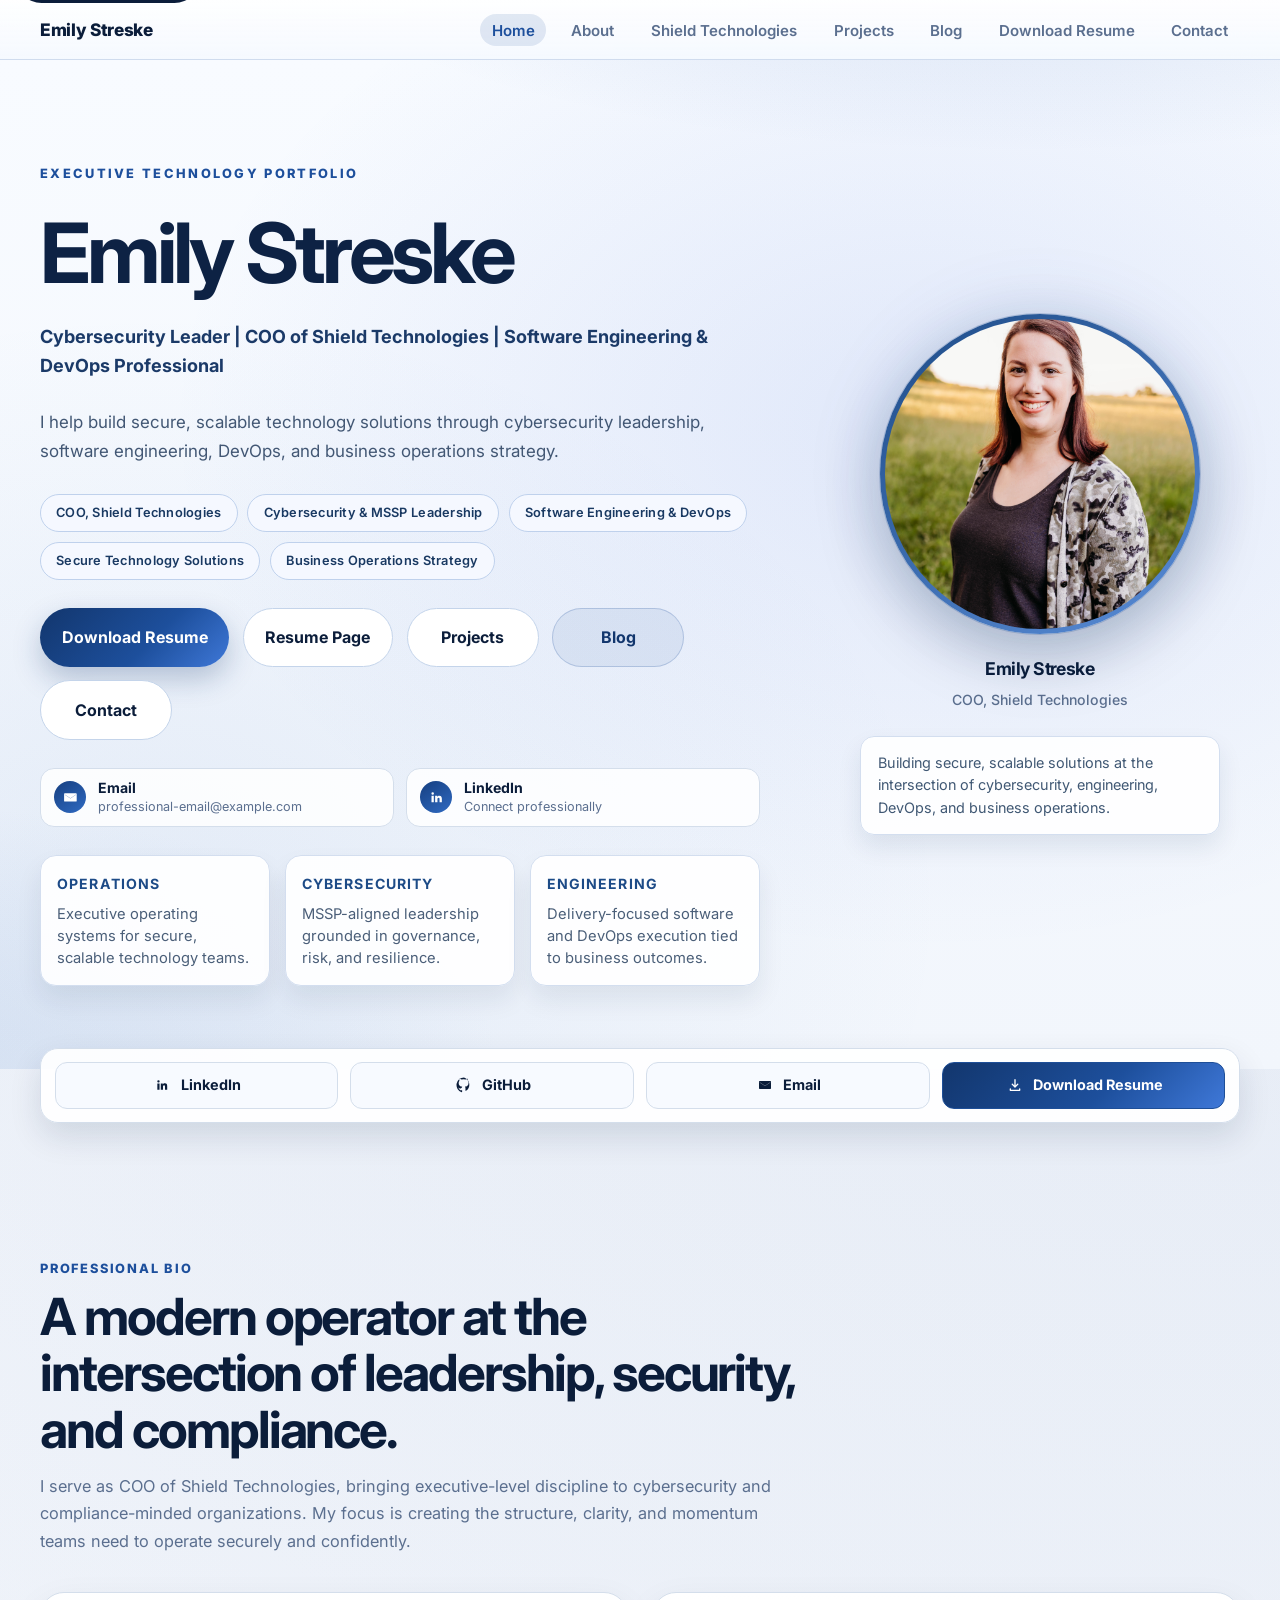
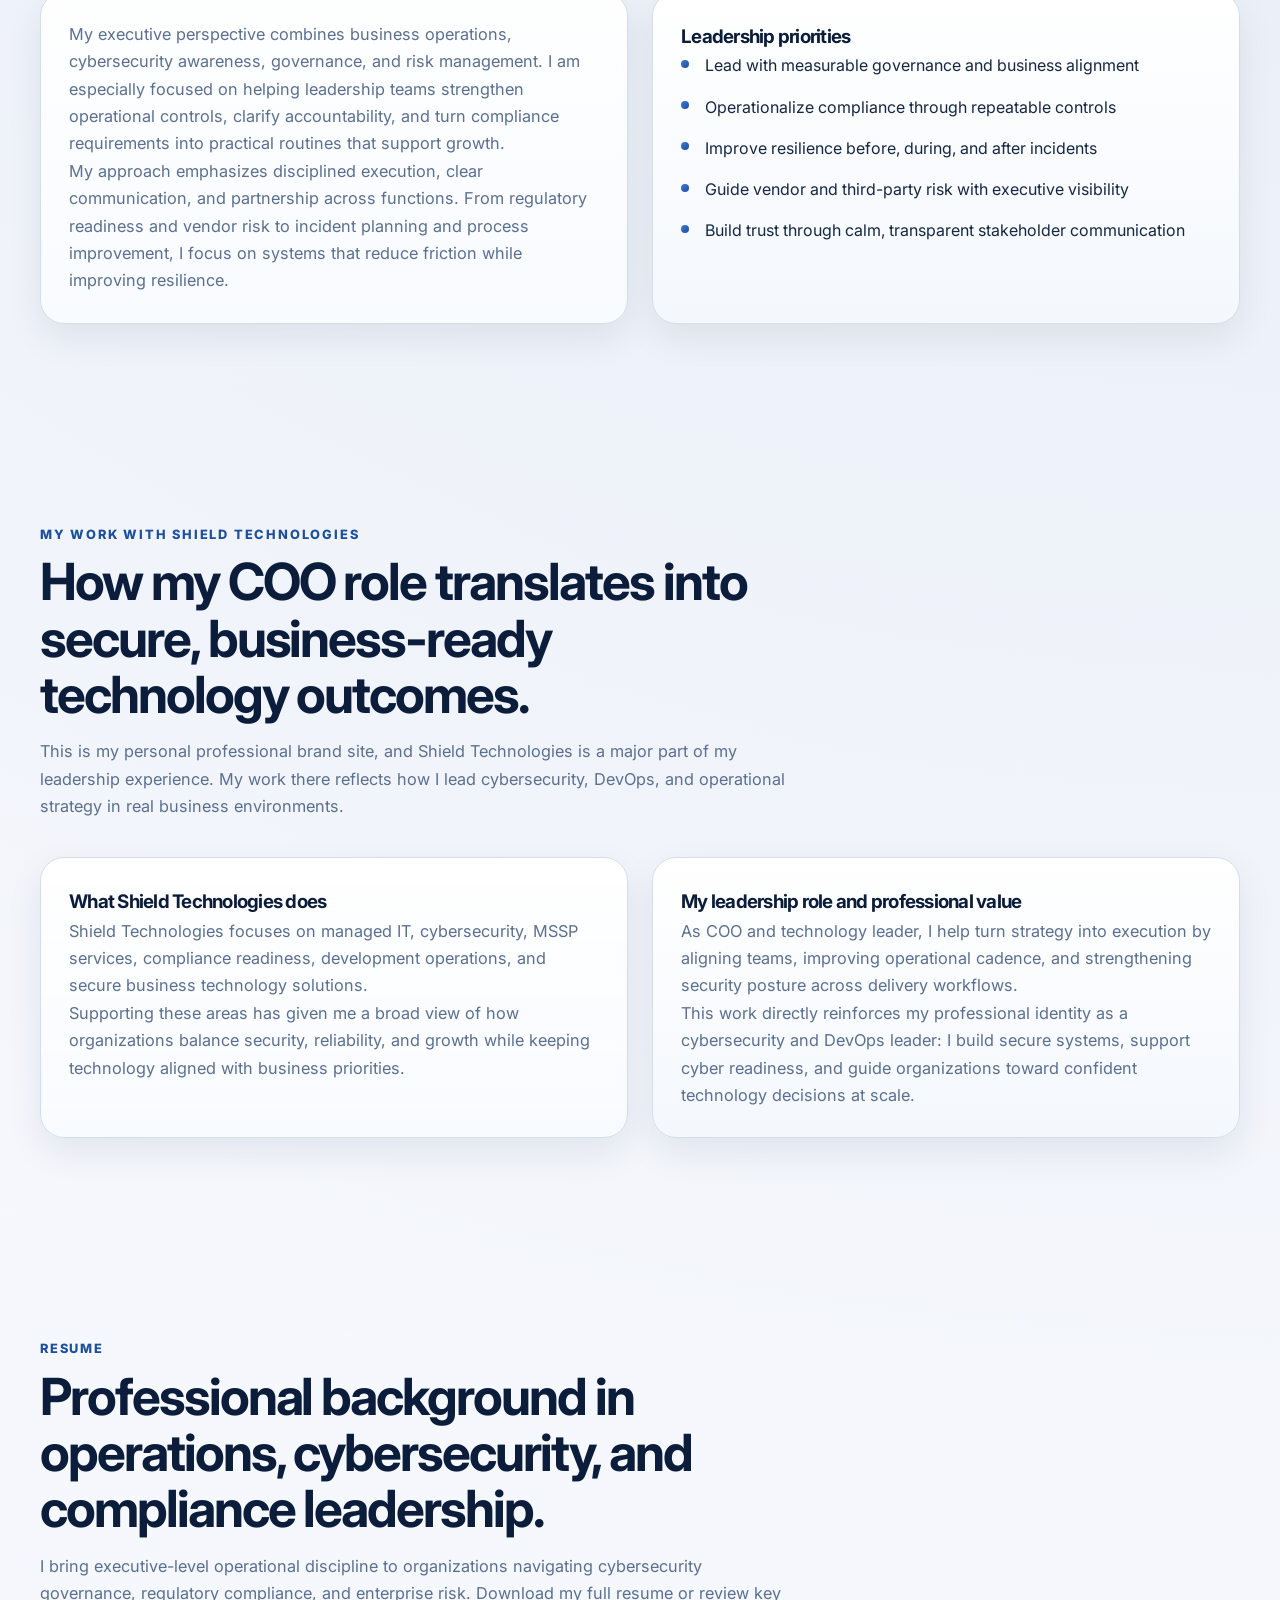
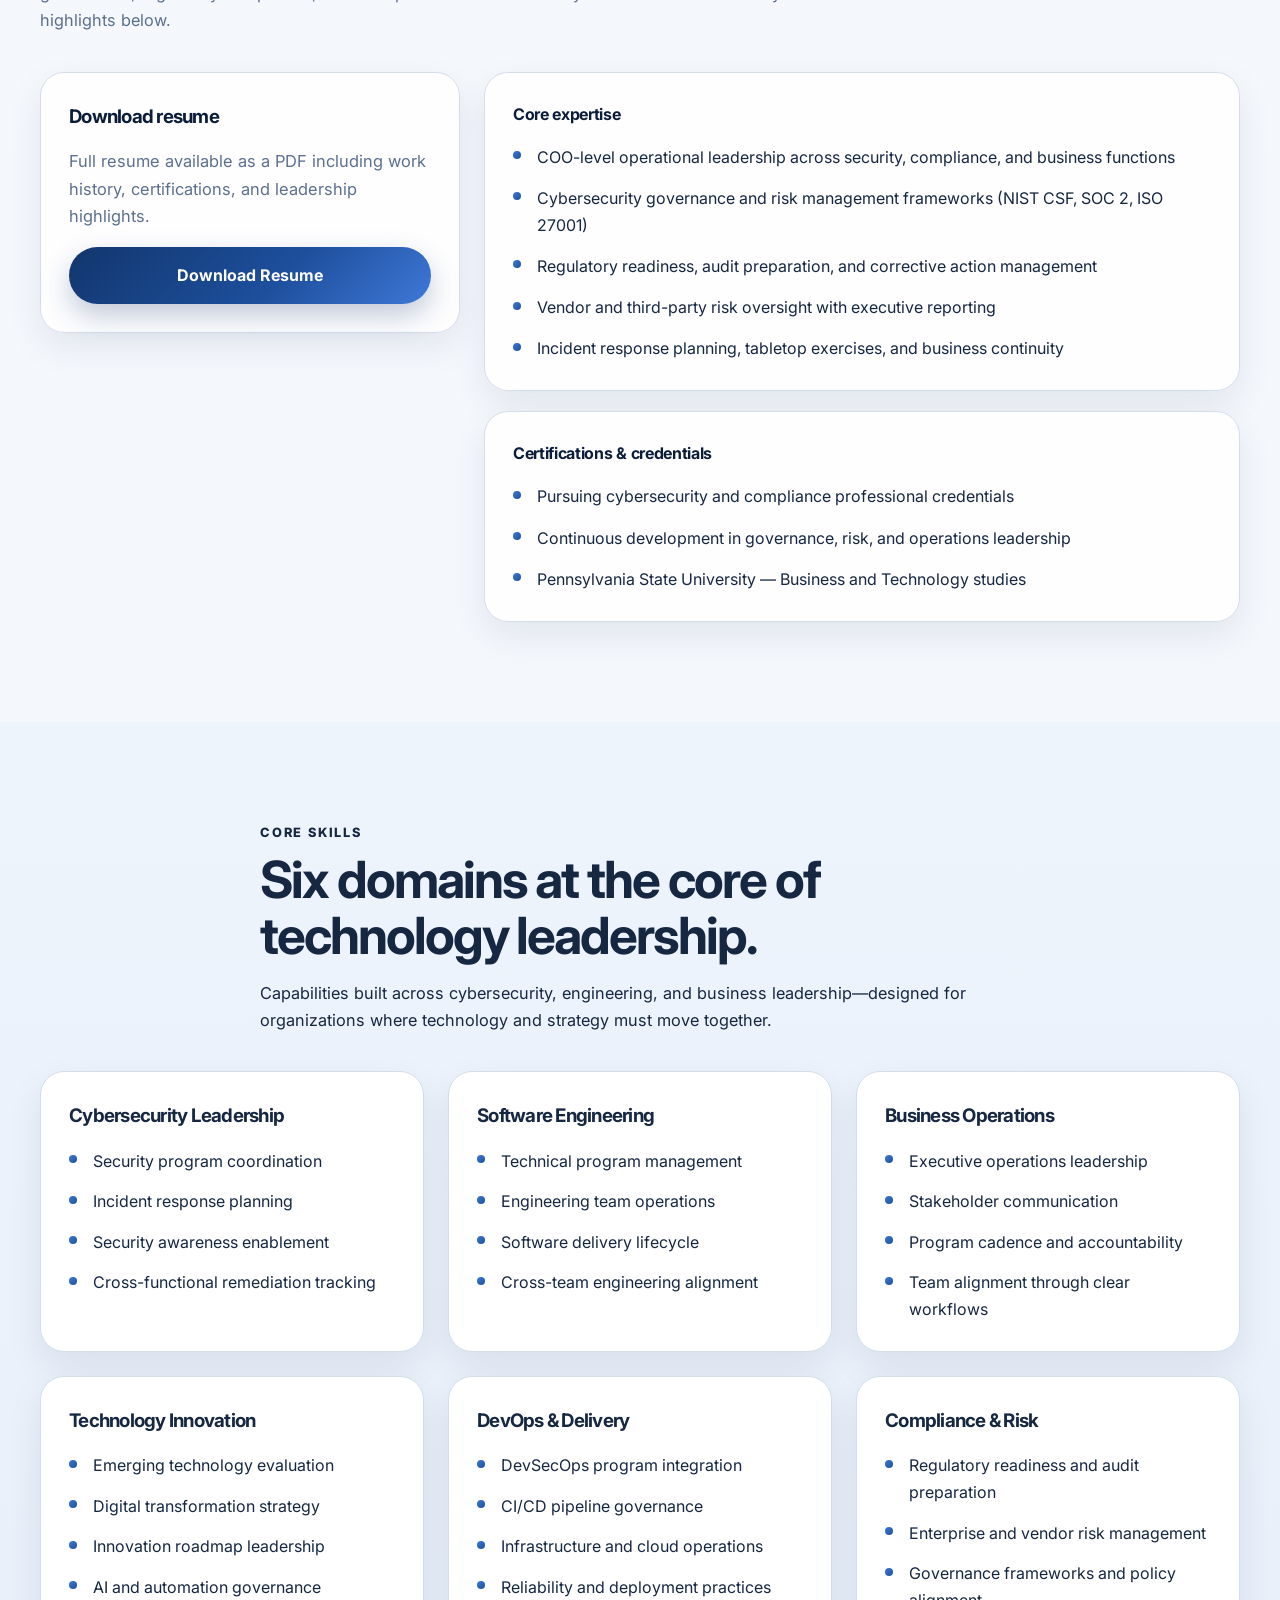
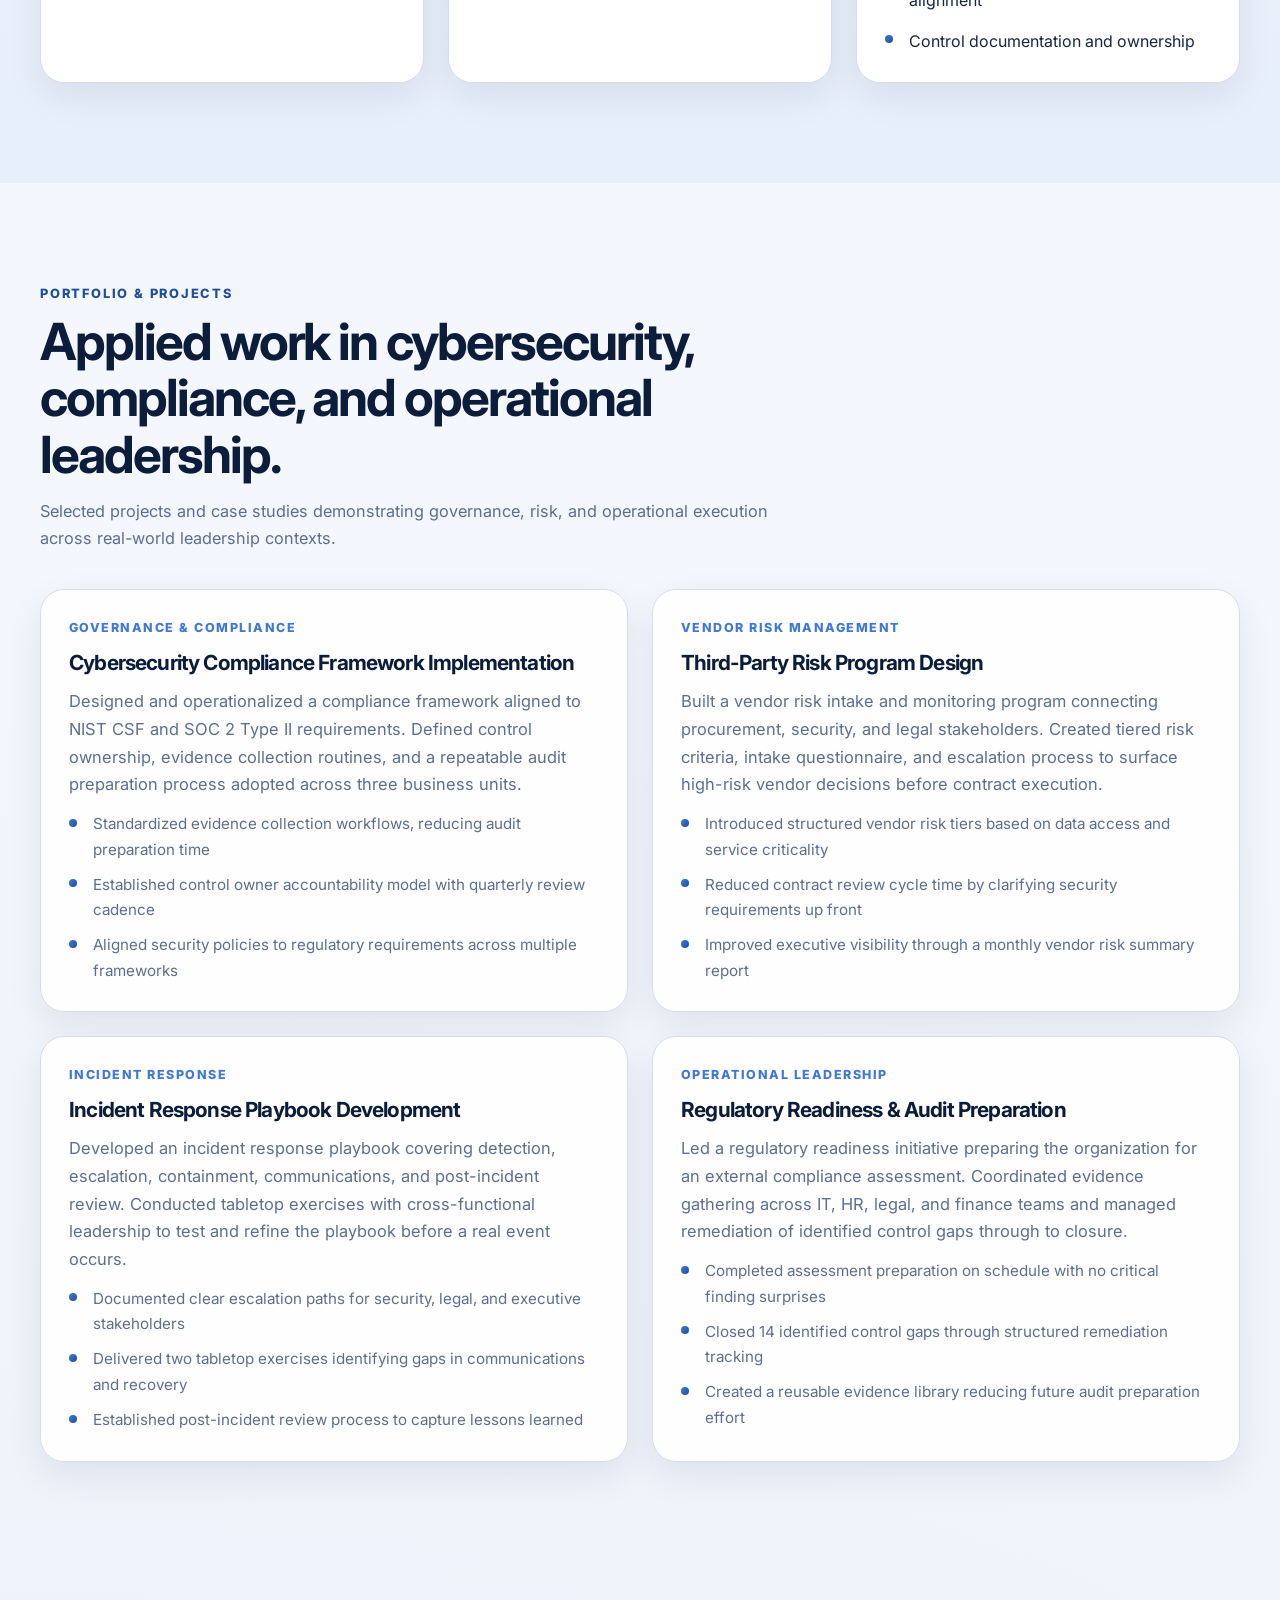
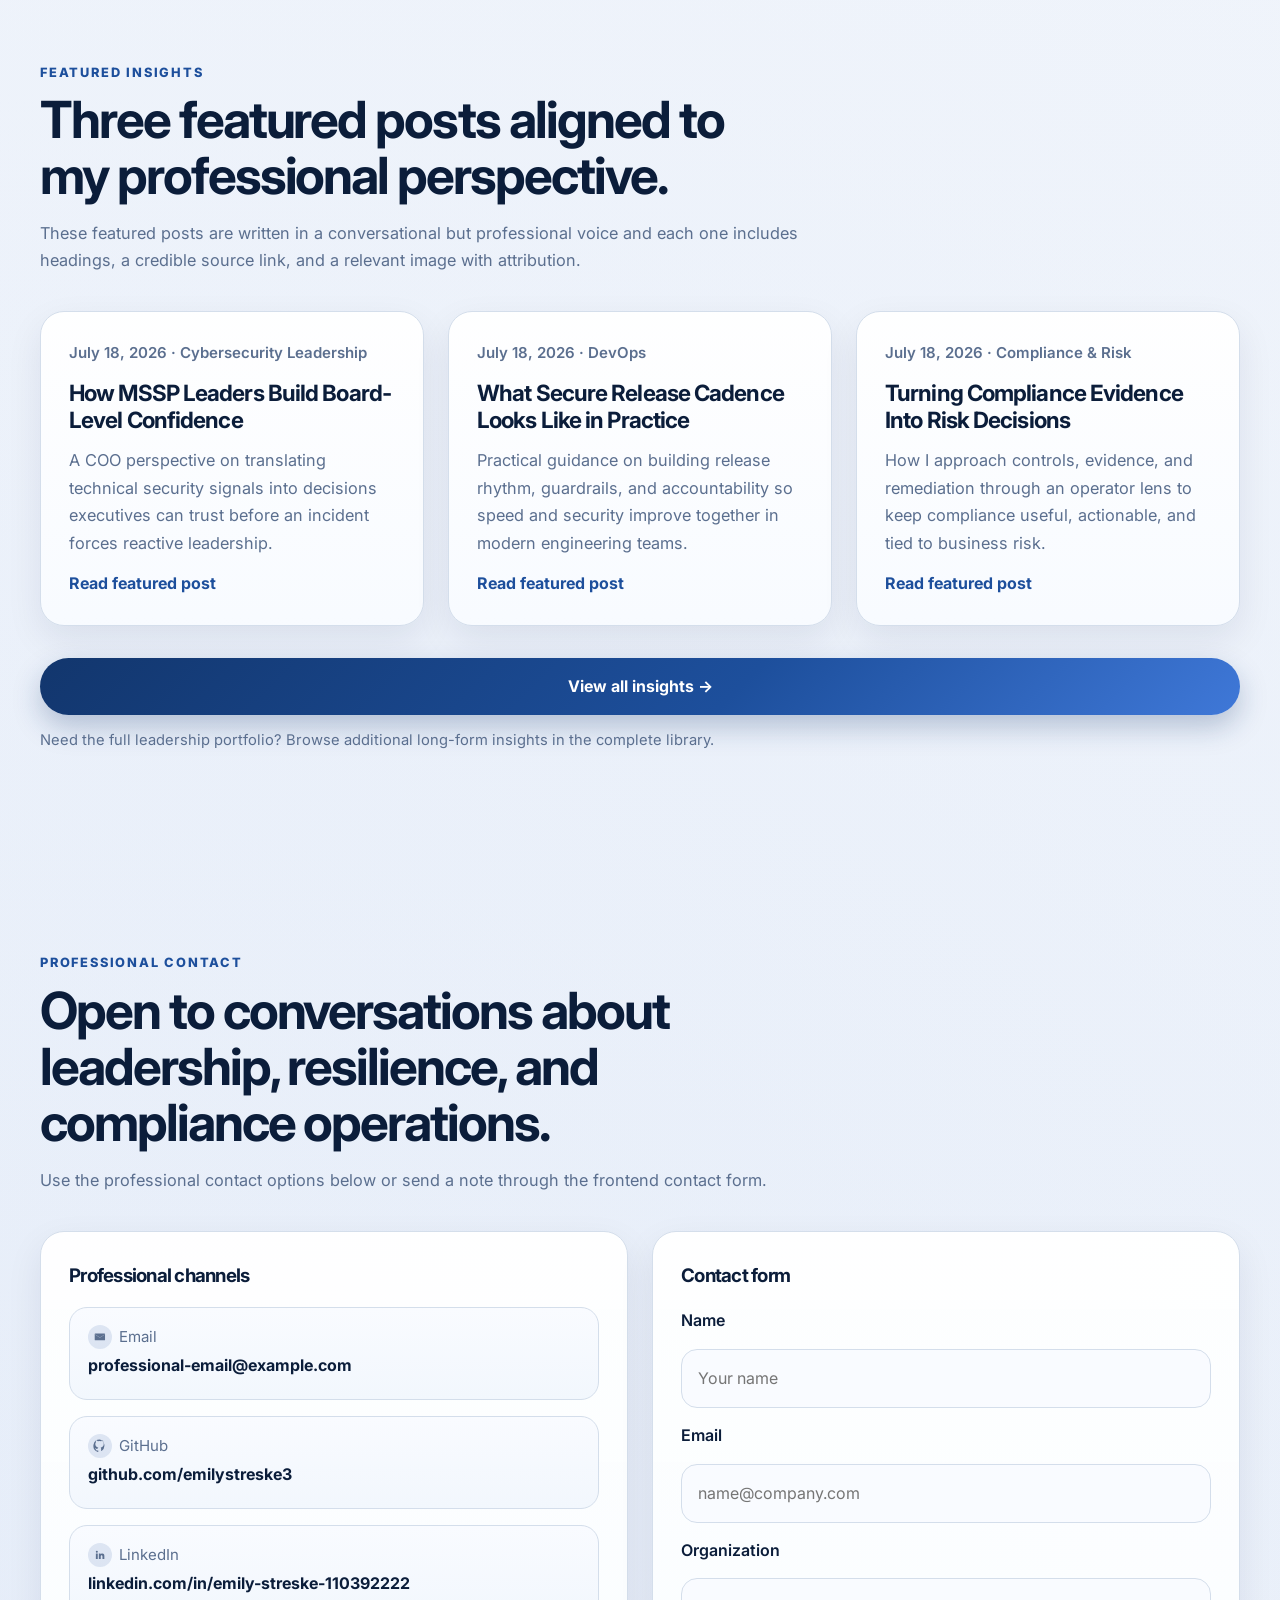
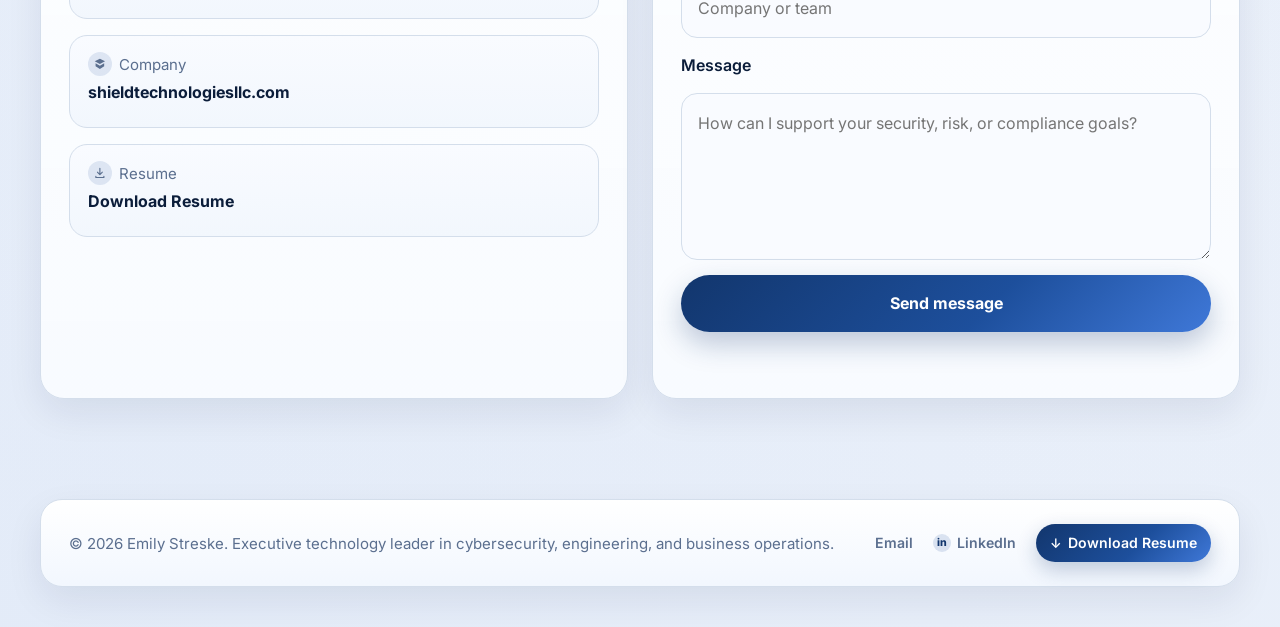
<file: index.html>
<!DOCTYPE html>
<html lang="en">
<head>
  <meta charset="UTF-8" />
  <meta name="viewport" content="width=device-width, initial-scale=1.0" />
  <title>Emily Streske | Executive Technology Leader · Cybersecurity, Engineering &amp; Business Operations</title>
  <meta
    name="description"
    content="I am a cybersecurity, software engineering, DevOps, and business operations professional serving as Chief Operations Officer at Shield Technologies. My work focuses on secure technology solutions, MSSP services, compliance readiness, and modern software delivery."
  />
  <meta name="author" content="Emily Streske" />
  <meta name="keywords" content="Emily Streske, cybersecurity, software engineering, DevOps, business operations, Shield Technologies, MSSP, compliance readiness, secure technology solutions, cloud operations" />
  <link rel="icon" type="image/svg+xml" href="assets/icons/favicon.svg" />
  <meta property="og:title" content="Emily Streske | Executive Technology Leader" />
  <meta property="og:description" content="I am an executive technology leader specializing in cybersecurity, software engineering, business operations, technology innovation, DevOps, and compliance and risk management." />
  <meta property="og:type" content="website" />
  <meta property="og:url" content="https://emilystreske3.github.io/emily-streske/" />
  <meta property="og:image" content="https://emilystreske3.github.io/emily-streske/assets/images/STRESKE-56.jpg" />
  <link rel="preconnect" href="https://fonts.googleapis.com" />
  <link rel="preconnect" href="https://fonts.gstatic.com" crossorigin />
  <link
    href="https://fonts.googleapis.com/css2?family=Inter:wght@400;500;600;700;800&display=swap"
    rel="stylesheet"
  />
  <link rel="stylesheet" href="styles.css" />
</head>
<body class="home-page">
  <a class="skip-link" href="#main-content">Skip to main content</a>

  <header class="site-header">
    <nav class="navbar" aria-label="Primary">
      <a class="logo" href="#home">Emily Streske</a>

      <button
        class="menu-toggle"
        id="menuToggle"
        type="button"
        aria-expanded="false"
        aria-controls="navLinks"
        aria-label="Open navigation menu"
      >
        <span></span>
        <span></span>
        <span></span>
      </button>

      <ul class="nav-links" id="navLinks">
        <li><a href="#home" aria-current="page">Home</a></li>
        <li><a href="about.html">About</a></li>
        <li><a href="#shield-technologies">Shield Technologies</a></li>
        <li><a href="projects.html">Projects</a></li>
        <li><a href="blog/index.html">Blog</a></li>
        <li><a href="resume.html">Download Resume</a></li>
        <li><a href="#contact">Contact</a></li>
      </ul>
    </nav>
  </header>

  <main id="main-content">
    <section class="hero-section home-executive-hero" id="home">
      <div class="hero-inner">
        <div class="hero-copy">
          <p class="eyebrow">Executive Technology Portfolio</p>
          <h1>Emily Streske</h1>
          <p class="hero-title">Cybersecurity Leader | COO of Shield Technologies | Software Engineering &amp; DevOps Professional</p>
          <p class="hero-text">
            I help build secure, scalable technology solutions through cybersecurity leadership,
            software engineering, DevOps, and business operations strategy.
          </p>
          <ul class="brand-pillars" aria-label="Core brand domains">
            <li>COO, Shield Technologies</li>
            <li>Cybersecurity &amp; MSSP Leadership</li>
            <li>Software Engineering &amp; DevOps</li>
            <li>Secure Technology Solutions</li>
            <li>Business Operations Strategy</li>
          </ul>
          <div class="hero-actions">
            <a class="btn primary" href="assets/resume/Emily_Streske_Executive_Resume_2026.pdf" target="_blank" rel="noopener noreferrer">Download Resume</a>
            <a class="btn secondary" href="resume.html">Resume Page</a>
            <a class="btn secondary" href="projects.html">Projects</a>
            <a class="btn ghost" href="blog/index.html">Blog</a>
            <a class="btn secondary" href="#contact">Contact</a>
          </div>
          <div class="hero-profile-channels" aria-label="Professional profile channels">
            <a class="channel-link" href="mailto:professional-email@example.com">
              <span class="channel-icon" aria-hidden="true">
                <svg viewBox="0 0 24 24" role="img" focusable="false">
                  <path d="M4 6h16a1 1 0 0 1 1 1v10a1 1 0 0 1-1 1H4a1 1 0 0 1-1-1V7a1 1 0 0 1 1-1zm0 2v.2l8 5.3 8-5.3V8l-8 5.3L4 8z" />
                </svg>
              </span>
              <span class="channel-copy">
                <strong>Email</strong>
                <small>professional-email@example.com</small>
              </span>
            </a>
            <a class="channel-link" href="https://www.linkedin.com/in/emily-streske-110392222" target="_blank" rel="noopener noreferrer">
              <span class="channel-icon" aria-hidden="true">
                <svg viewBox="0 0 24 24" role="img" focusable="false">
                  <path d="M6.7 8.3a1.8 1.8 0 1 1 0-3.6 1.8 1.8 0 0 1 0 3.6zM5 9.8h3.3V19H5V9.8zm5.1 0h3.1v1.3h.1c.4-.8 1.4-1.6 2.9-1.6 3 0 3.6 2 3.6 4.5V19h-3.3v-4.2c0-1 0-2.3-1.4-2.3s-1.6 1.1-1.6 2.2V19h-3.3V9.8z" />
                </svg>
              </span>
              <span class="channel-copy">
                <strong>LinkedIn</strong>
                <small>Connect professionally</small>
              </span>
            </a>
          </div>
          <div class="hero-highlights" aria-label="Executive highlights">
            <article class="highlight-card">
              <h2>Operations</h2>
              <p>Executive operating systems for secure, scalable technology teams.</p>
            </article>
            <article class="highlight-card">
              <h2>Cybersecurity</h2>
              <p>MSSP-aligned leadership grounded in governance, risk, and resilience.</p>
            </article>
            <article class="highlight-card">
              <h2>Engineering</h2>
              <p>Delivery-focused software and DevOps execution tied to business outcomes.</p>
            </article>
          </div>
        </div>

        <aside class="hero-visual" aria-label="Executive profile">
          <div class="headshot-ring">
            <img
              class="headshot-image"
              src="assets/images/STRESKE-56.jpg"
              alt="Professional headshot of Emily Streske"
              width="320"
              height="320"
            />
            <div
              class="headshot-fallback"
              role="img"
              aria-label="Headshot fallback for Emily Streske"
              hidden
            >
              <span>ES</span>
            </div>
          </div>
          <div class="hero-badge">
            <p class="hero-badge-name">Emily Streske</p>
            <p class="hero-badge-title">COO, Shield Technologies</p>
          </div>
          <div class="hero-note-card" role="note" aria-label="Professional positioning">
            <p>Building secure, scalable solutions at the intersection of cybersecurity, engineering, DevOps, and business operations.</p>
          </div>
        </aside>
      </div>
    </section>

    <section class="profile-info-bar-section" aria-label="Professional information bar">
      <div class="profile-info-bar">
        <a class="profile-info-link" href="https://www.linkedin.com/in/emily-streske-110392222" target="_blank" rel="noopener noreferrer">
          <span class="profile-info-icon" aria-hidden="true">
            <svg viewBox="0 0 24 24" role="img" focusable="false">
              <path d="M6.7 8.3a1.8 1.8 0 1 1 0-3.6 1.8 1.8 0 0 1 0 3.6zM5 9.8h3.3V19H5V9.8zm5.1 0h3.1v1.3h.1c.4-.8 1.4-1.6 2.9-1.6 3 0 3.6 2 3.6 4.5V19h-3.3v-4.2c0-1 0-2.3-1.4-2.3s-1.6 1.1-1.6 2.2V19h-3.3V9.8z" />
            </svg>
          </span>
          <span>LinkedIn</span>
        </a>
        <a class="profile-info-link" href="https://github.com/emilystreske3" target="_blank" rel="noopener noreferrer">
          <span class="profile-info-icon" aria-hidden="true">
            <svg viewBox="0 0 24 24" role="img" focusable="false">
              <path d="M12 .7a11.3 11.3 0 0 0-3.6 22c.6.1.8-.3.8-.6v-2.2c-3.2.7-3.9-1.3-3.9-1.3-.5-1.3-1.3-1.6-1.3-1.6-1.1-.8.1-.8.1-.8 1.2.1 1.8 1.2 1.8 1.2 1 .1 2.2-.6 2.7-1.2.1-.7.4-1.2.8-1.5-2.6-.3-5.4-1.3-5.4-5.9 0-1.3.5-2.3 1.2-3.1-.1-.3-.5-1.5.1-3.1 0 0 1-.3 3.2 1.2a11 11 0 0 1 5.8 0c2.2-1.5 3.2-1.2 3.2-1.2.6 1.6.2 2.8.1 3.1.8.8 1.2 1.8 1.2 3.1 0 4.6-2.8 5.6-5.4 5.9.4.4.8 1.1.8 2.2v3.3c0 .3.2.7.8.6A11.3 11.3 0 0 0 12 .7z" />
            </svg>
          </span>
          <span>GitHub</span>
        </a>
        <a class="profile-info-link" href="mailto:professional-email@example.com">
          <span class="profile-info-icon" aria-hidden="true">
            <svg viewBox="0 0 24 24" role="img" focusable="false">
              <path d="M4 6h16a1 1 0 0 1 1 1v10a1 1 0 0 1-1 1H4a1 1 0 0 1-1-1V7a1 1 0 0 1 1-1zm0 2v.2l8 5.3 8-5.3V8l-8 5.3L4 8z" />
            </svg>
          </span>
          <span>Email</span>
        </a>
        <a class="profile-info-link profile-info-link-resume" href="assets/resume/Emily_Streske_Executive_Resume_2026.pdf" target="_blank" rel="noopener noreferrer">
          <span class="profile-info-icon" aria-hidden="true">
            <svg viewBox="0 0 24 24" role="img" focusable="false">
              <path d="M12 3a1 1 0 0 1 1 1v8.6l2.3-2.3a1 1 0 1 1 1.4 1.4l-4 4a1 1 0 0 1-1.4 0l-4-4a1 1 0 1 1 1.4-1.4L11 12.6V4a1 1 0 0 1 1-1zm-7 14a1 1 0 0 1 1 1v1h12v-1a1 1 0 1 1 2 0v2a1 1 0 0 1-1 1H5a1 1 0 0 1-1-1v-2a1 1 0 0 1 1-1z" />
            </svg>
          </span>
          <span>Download Resume</span>
        </a>
      </div>
    </section>

    <section class="section" id="about">
      <div class="section-heading">
        <p class="eyebrow">Professional Bio</p>
        <h2>A modern operator at the intersection of leadership, security, and compliance.</h2>
        <p class="section-intro">
          I serve as COO of Shield Technologies, bringing executive-level discipline to cybersecurity
          and compliance-minded organizations. My focus is creating the structure, clarity, and
          momentum teams need to operate securely and confidently.
        </p>
      </div>

      <div class="about-grid">
        <article class="content-card">
          <p>
            My executive perspective combines business operations, cybersecurity awareness,
            governance, and risk management. I am especially focused on helping leadership
            teams strengthen operational controls, clarify accountability, and turn compliance
            requirements into practical routines that support growth.
          </p>
          <p>
            My approach emphasizes disciplined execution, clear communication, and partnership
            across functions. From regulatory readiness and vendor risk to incident planning and
            process improvement, I focus on systems that reduce friction while improving
            resilience.
          </p>
        </article>

        <aside class="content-card emphasis-card">
          <h3>Leadership priorities</h3>
          <ul class="check-list">
            <li>Lead with measurable governance and business alignment</li>
            <li>Operationalize compliance through repeatable controls</li>
            <li>Improve resilience before, during, and after incidents</li>
            <li>Guide vendor and third-party risk with executive visibility</li>
            <li>Build trust through calm, transparent stakeholder communication</li>
          </ul>
        </aside>
      </div>
    </section>

    <section class="section" id="shield-technologies">
      <div class="section-heading">
        <p class="eyebrow">My Work with Shield Technologies</p>
        <h2>How my COO role translates into secure, business-ready technology outcomes.</h2>
        <p class="section-intro">
          This is my personal professional brand site, and Shield Technologies is a major part of
          my leadership experience. My work there reflects how I lead cybersecurity, DevOps, and
          operational strategy in real business environments.
        </p>
      </div>

      <div class="about-grid">
        <article class="content-card">
          <h3>What Shield Technologies does</h3>
          <p>
            Shield Technologies focuses on managed IT, cybersecurity, MSSP services, compliance
            readiness, development operations, and secure business technology solutions.
          </p>
          <p>
            Supporting these areas has given me a broad view of how organizations balance security,
            reliability, and growth while keeping technology aligned with business priorities.
          </p>
        </article>

        <article class="content-card emphasis-card">
          <h3>My leadership role and professional value</h3>
          <p>
            As COO and technology leader, I help turn strategy into execution by aligning teams,
            improving operational cadence, and strengthening security posture across delivery
            workflows.
          </p>
          <p>
            This work directly reinforces my professional identity as a cybersecurity and DevOps
            leader: I build secure systems, support cyber readiness, and guide organizations toward
            confident technology decisions at scale.
          </p>
        </article>
      </div>
    </section>

    <section class="section" id="resume">
      <div class="section-heading">
        <p class="eyebrow">Resume</p>
        <h2>Professional background in operations, cybersecurity, and compliance leadership.</h2>
        <p class="section-intro">
        I bring executive-level operational discipline to organizations navigating cybersecurity
        governance, regulatory compliance, and enterprise risk. Download my full resume or review
          key highlights below.
        </p>
      </div>

      <div class="resume-layout">
        <div class="resume-download-card">
          <h3>Download resume</h3>
          <p>Full resume available as a PDF including work history, certifications, and leadership highlights.</p>
          <a class="btn primary" href="assets/resume/Emily_Streske_Executive_Resume_2026.pdf" target="_blank" rel="noopener noreferrer">
            Download Resume
          </a>
        </div>

        <div class="resume-highlights">
          <div class="resume-block">
            <h4>Core expertise</h4>
            <ul class="check-list">
              <li>COO-level operational leadership across security, compliance, and business functions</li>
              <li>Cybersecurity governance and risk management frameworks (NIST CSF, SOC 2, ISO 27001)</li>
              <li>Regulatory readiness, audit preparation, and corrective action management</li>
              <li>Vendor and third-party risk oversight with executive reporting</li>
              <li>Incident response planning, tabletop exercises, and business continuity</li>
            </ul>
          </div>
          <div class="resume-block">
            <h4>Certifications &amp; credentials</h4>
            <ul class="check-list">
              <li>Pursuing cybersecurity and compliance professional credentials</li>
              <li>Continuous development in governance, risk, and operations leadership</li>
              <li>Pennsylvania State University — Business and Technology studies</li>
            </ul>
          </div>
        </div>
      </div>
    </section>

    <section class="section section-accent" id="skills">
      <div class="section-heading">
        <p class="eyebrow">Core Skills</p>
        <h2>Six domains at the core of technology leadership.</h2>
        <p class="section-intro">
          Capabilities built across cybersecurity, engineering, and business leadership—designed for
          organizations where technology and strategy must move together.
        </p>
      </div>

      <div class="skills-grid">
        <article class="skill-card">
          <h3>Cybersecurity Leadership</h3>
          <ul class="skill-list">
            <li>Security program coordination</li>
            <li>Incident response planning</li>
            <li>Security awareness enablement</li>
            <li>Cross-functional remediation tracking</li>
          </ul>
        </article>

        <article class="skill-card">
          <h3>Software Engineering</h3>
          <ul class="skill-list">
            <li>Technical program management</li>
            <li>Engineering team operations</li>
            <li>Software delivery lifecycle</li>
            <li>Cross-team engineering alignment</li>
          </ul>
        </article>

        <article class="skill-card">
          <h3>Business Operations</h3>
          <ul class="skill-list">
            <li>Executive operations leadership</li>
            <li>Stakeholder communication</li>
            <li>Program cadence and accountability</li>
            <li>Team alignment through clear workflows</li>
          </ul>
        </article>

        <article class="skill-card">
          <h3>Technology Innovation</h3>
          <ul class="skill-list">
            <li>Emerging technology evaluation</li>
            <li>Digital transformation strategy</li>
            <li>Innovation roadmap leadership</li>
            <li>AI and automation governance</li>
          </ul>
        </article>

        <article class="skill-card">
          <h3>DevOps &amp; Delivery</h3>
          <ul class="skill-list">
            <li>DevSecOps program integration</li>
            <li>CI/CD pipeline governance</li>
            <li>Infrastructure and cloud operations</li>
            <li>Reliability and deployment practices</li>
          </ul>
        </article>

        <article class="skill-card">
          <h3>Compliance &amp; Risk</h3>
          <ul class="skill-list">
            <li>Regulatory readiness and audit preparation</li>
            <li>Enterprise and vendor risk management</li>
            <li>Governance frameworks and policy alignment</li>
            <li>Control documentation and ownership</li>
          </ul>
        </article>
      </div>
    </section>

    <section class="section" id="projects">
      <div class="section-heading">
        <p class="eyebrow">Portfolio &amp; Projects</p>
        <h2>Applied work in cybersecurity, compliance, and operational leadership.</h2>
        <p class="section-intro">
          Selected projects and case studies demonstrating governance, risk, and operational execution
          across real-world leadership contexts.
        </p>
      </div>

      <div class="projects-grid">
        <article class="project-card">
          <p class="project-tag">Governance &amp; Compliance</p>
          <h3>Cybersecurity Compliance Framework Implementation</h3>
          <p class="project-desc">
            Designed and operationalized a compliance framework aligned to NIST CSF and SOC 2 Type II
            requirements. Defined control ownership, evidence collection routines, and a repeatable
            audit preparation process adopted across three business units.
          </p>
          <ul class="project-outcomes">
            <li>Standardized evidence collection workflows, reducing audit preparation time</li>
            <li>Established control owner accountability model with quarterly review cadence</li>
            <li>Aligned security policies to regulatory requirements across multiple frameworks</li>
          </ul>
        </article>

        <article class="project-card">
          <p class="project-tag">Vendor Risk Management</p>
          <h3>Third-Party Risk Program Design</h3>
          <p class="project-desc">
            Built a vendor risk intake and monitoring program connecting procurement, security, and
            legal stakeholders. Created tiered risk criteria, intake questionnaire, and escalation
            process to surface high-risk vendor decisions before contract execution.
          </p>
          <ul class="project-outcomes">
            <li>Introduced structured vendor risk tiers based on data access and service criticality</li>
            <li>Reduced contract review cycle time by clarifying security requirements up front</li>
            <li>Improved executive visibility through a monthly vendor risk summary report</li>
          </ul>
        </article>

        <article class="project-card">
          <p class="project-tag">Incident Response</p>
          <h3>Incident Response Playbook Development</h3>
          <p class="project-desc">
            Developed an incident response playbook covering detection, escalation, containment,
            communications, and post-incident review. Conducted tabletop exercises with cross-functional
            leadership to test and refine the playbook before a real event occurs.
          </p>
          <ul class="project-outcomes">
            <li>Documented clear escalation paths for security, legal, and executive stakeholders</li>
            <li>Delivered two tabletop exercises identifying gaps in communications and recovery</li>
            <li>Established post-incident review process to capture lessons learned</li>
          </ul>
        </article>

        <article class="project-card">
          <p class="project-tag">Operational Leadership</p>
          <h3>Regulatory Readiness &amp; Audit Preparation</h3>
          <p class="project-desc">
            Led a regulatory readiness initiative preparing the organization for an external compliance
            assessment. Coordinated evidence gathering across IT, HR, legal, and finance teams and
            managed remediation of identified control gaps through to closure.
          </p>
          <ul class="project-outcomes">
            <li>Completed assessment preparation on schedule with no critical finding surprises</li>
            <li>Closed 14 identified control gaps through structured remediation tracking</li>
            <li>Created a reusable evidence library reducing future audit preparation effort</li>
          </ul>
        </article>
      </div>
    </section>

    <section class="section" id="blog">
      <div class="section-heading">
        <p class="eyebrow">Featured Insights</p>
        <h2>Three featured posts aligned to my professional perspective.</h2>
        <p class="section-intro">
          These featured posts are written in a conversational but professional voice and each one
          includes headings, a credible source link, and a relevant image with attribution.
        </p>
      </div>

      <div class="featured-insights-grid">
        <article class="blog-card">
          <p class="post-meta">July 18, 2026 · Cybersecurity Leadership</p>
          <h3>How MSSP Leaders Build Board-Level Confidence</h3>
          <p class="post-summary">
            A COO perspective on translating technical security signals into decisions executives
            can trust before an incident forces reactive leadership.
          </p>
          <a class="text-link" href="blog/mssp-leadership-board-confidence.html">Read featured post</a>
        </article>

        <article class="blog-card">
          <p class="post-meta">July 18, 2026 · DevOps</p>
          <h3>What Secure Release Cadence Looks Like in Practice</h3>
          <p class="post-summary">
            Practical guidance on building release rhythm, guardrails, and accountability so speed
            and security improve together in modern engineering teams.
          </p>
          <a class="text-link" href="blog/secure-release-cadence-devops.html">Read featured post</a>
        </article>

        <article class="blog-card">
          <p class="post-meta">July 18, 2026 · Compliance & Risk</p>
          <h3>Turning Compliance Evidence Into Risk Decisions</h3>
          <p class="post-summary">
            How I approach controls, evidence, and remediation through an operator lens to keep
            compliance useful, actionable, and tied to business risk.
          </p>
          <a class="text-link" href="blog/compliance-evidence-risk-decisions.html">Read featured post</a>
        </article>
      </div>

      <div class="insights-actions">
        <a class="btn primary" href="blog/index.html">View all insights →</a>
        <p class="insight-note">Need the full leadership portfolio? Browse additional long-form insights in the complete library.</p>
      </div>
    </section>

    <section class="section" id="contact">
      <div class="section-heading">
        <p class="eyebrow">Professional Contact</p>
        <h2>Open to conversations about leadership, resilience, and compliance operations.</h2>
        <p class="section-intro">
          Use the professional contact options below or send a note through the frontend contact
          form.
        </p>
      </div>

      <div class="contact-grid">
        <article class="content-card contact-card">
          <h3>Professional channels</h3>
          <div class="contact-links">
            <a href="mailto:professional-email@example.com">
              <span class="contact-link-label">
                <span class="contact-link-icon" aria-hidden="true">
                  <svg viewBox="0 0 24 24" role="img" focusable="false">
                    <path d="M4 6h16a1 1 0 0 1 1 1v10a1 1 0 0 1-1 1H4a1 1 0 0 1-1-1V7a1 1 0 0 1 1-1zm0 2v.2l8 5.3 8-5.3V8l-8 5.3L4 8z" />
                  </svg>
                </span>
                <span>Email</span>
              </span>
              <strong>professional-email@example.com</strong>
            </a>
            <a href="https://github.com/emilystreske3" target="_blank" rel="noopener noreferrer">
              <span class="contact-link-label">
                <span class="contact-link-icon" aria-hidden="true">
                  <svg viewBox="0 0 24 24" role="img" focusable="false">
                    <path d="M12 .7a11.3 11.3 0 0 0-3.6 22c.6.1.8-.3.8-.6v-2.2c-3.2.7-3.9-1.3-3.9-1.3-.5-1.3-1.3-1.6-1.3-1.6-1.1-.8.1-.8.1-.8 1.2.1 1.8 1.2 1.8 1.2 1 .1 2.2-.6 2.7-1.2.1-.7.4-1.2.8-1.5-2.6-.3-5.4-1.3-5.4-5.9 0-1.3.5-2.3 1.2-3.1-.1-.3-.5-1.5.1-3.1 0 0 1-.3 3.2 1.2a11 11 0 0 1 5.8 0c2.2-1.5 3.2-1.2 3.2-1.2.6 1.6.2 2.8.1 3.1.8.8 1.2 1.8 1.2 3.1 0 4.6-2.8 5.6-5.4 5.9.4.4.8 1.1.8 2.2v3.3c0 .3.2.7.8.6A11.3 11.3 0 0 0 12 .7z" />
                  </svg>
                </span>
                <span>GitHub</span>
              </span>
              <strong>github.com/emilystreske3</strong>
            </a>
            <a href="https://www.linkedin.com/in/emily-streske-110392222" target="_blank" rel="noopener noreferrer">
              <span class="contact-link-label">
                <span class="contact-link-icon" aria-hidden="true">
                  <svg viewBox="0 0 24 24" role="img" focusable="false">
                    <path d="M6.7 8.3a1.8 1.8 0 1 1 0-3.6 1.8 1.8 0 0 1 0 3.6zM5 9.8h3.3V19H5V9.8zm5.1 0h3.1v1.3h.1c.4-.8 1.4-1.6 2.9-1.6 3 0 3.6 2 3.6 4.5V19h-3.3v-4.2c0-1 0-2.3-1.4-2.3s-1.6 1.1-1.6 2.2V19h-3.3V9.8z" />
                  </svg>
                </span>
                <span>LinkedIn</span>
              </span>
              <strong>linkedin.com/in/emily-streske-110392222</strong>
            </a>
            <a href="https://www.shieldtechnologiesllc.com" target="_blank" rel="noopener noreferrer">
              <span class="contact-link-label">
                <span class="contact-link-icon" aria-hidden="true">
                  <svg viewBox="0 0 24 24" role="img" focusable="false">
                    <path d="M12 3 3 7.5l9 4.5 9-4.5L12 3zm-7.5 7.8V16L12 21l7.5-5v-5.2L12 15.2l-7.5-4.4z" />
                  </svg>
                </span>
                <span>Company</span>
              </span>
              <strong>shieldtechnologiesllc.com</strong>
            </a>
            <a href="assets/resume/Emily_Streske_Executive_Resume_2026.pdf" target="_blank" rel="noopener noreferrer">
              <span class="contact-link-label">
                <span class="contact-link-icon" aria-hidden="true">
                  <svg viewBox="0 0 24 24" role="img" focusable="false">
                    <path d="M12 3a1 1 0 0 1 1 1v8.6l2.3-2.3a1 1 0 1 1 1.4 1.4l-4 4a1 1 0 0 1-1.4 0l-4-4a1 1 0 1 1 1.4-1.4L11 12.6V4a1 1 0 0 1 1-1zm-7 14a1 1 0 0 1 1 1v1h12v-1a1 1 0 1 1 2 0v2a1 1 0 0 1-1 1H5a1 1 0 0 1-1-1v-2a1 1 0 0 1 1-1z" />
                  </svg>
                </span>
                <span>Resume</span>
              </span>
              <strong>Download Resume</strong>
            </a>
          </div>

        </article>

        <article class="content-card contact-card">
          <h3>Contact form</h3>
          <form class="contact-form" id="contactForm" method="post">
            <label for="name">Name</label>
            <input
              id="name"
              name="name"
              type="text"
              autocomplete="name"
              placeholder="Your name"
              required
            />

            <label for="email">Email</label>
            <input
              id="email"
              name="email"
              type="email"
              autocomplete="email"
              placeholder="name@company.com"
              required
            />

            <label for="organization">Organization</label>
            <input
              id="organization"
              name="organization"
              type="text"
              autocomplete="organization"
              placeholder="Company or team"
            />

            <label for="message">Message</label>
            <textarea
              id="message"
              name="message"
              rows="5"
              placeholder="How can I support your security, risk, or compliance goals?"
              required
            ></textarea>

            <button class="btn primary" type="submit">Send message</button>
            <p class="form-status" id="formStatus" role="status" aria-live="polite"></p>
          </form>
        </article>
      </div>
    </section>
  </main>

  <footer class="footer">
    <div class="footer-inner">
      <p class="footer-copy">© 2026 Emily Streske. Executive technology leader in cybersecurity, engineering, and business operations.</p>
      <nav class="footer-links" aria-label="Footer">
        <a href="mailto:professional-email@example.com">Email</a>
        <a href="https://www.linkedin.com/in/emily-streske-110392222" target="_blank" rel="noopener noreferrer">LinkedIn</a>
        <a href="assets/resume/Emily_Streske_Executive_Resume_2026.pdf" target="_blank" rel="noopener noreferrer">Download Resume</a>
      </nav>
    </div>
  </footer>

  <script src="script.js"></script>
</body>
</html>
</file>
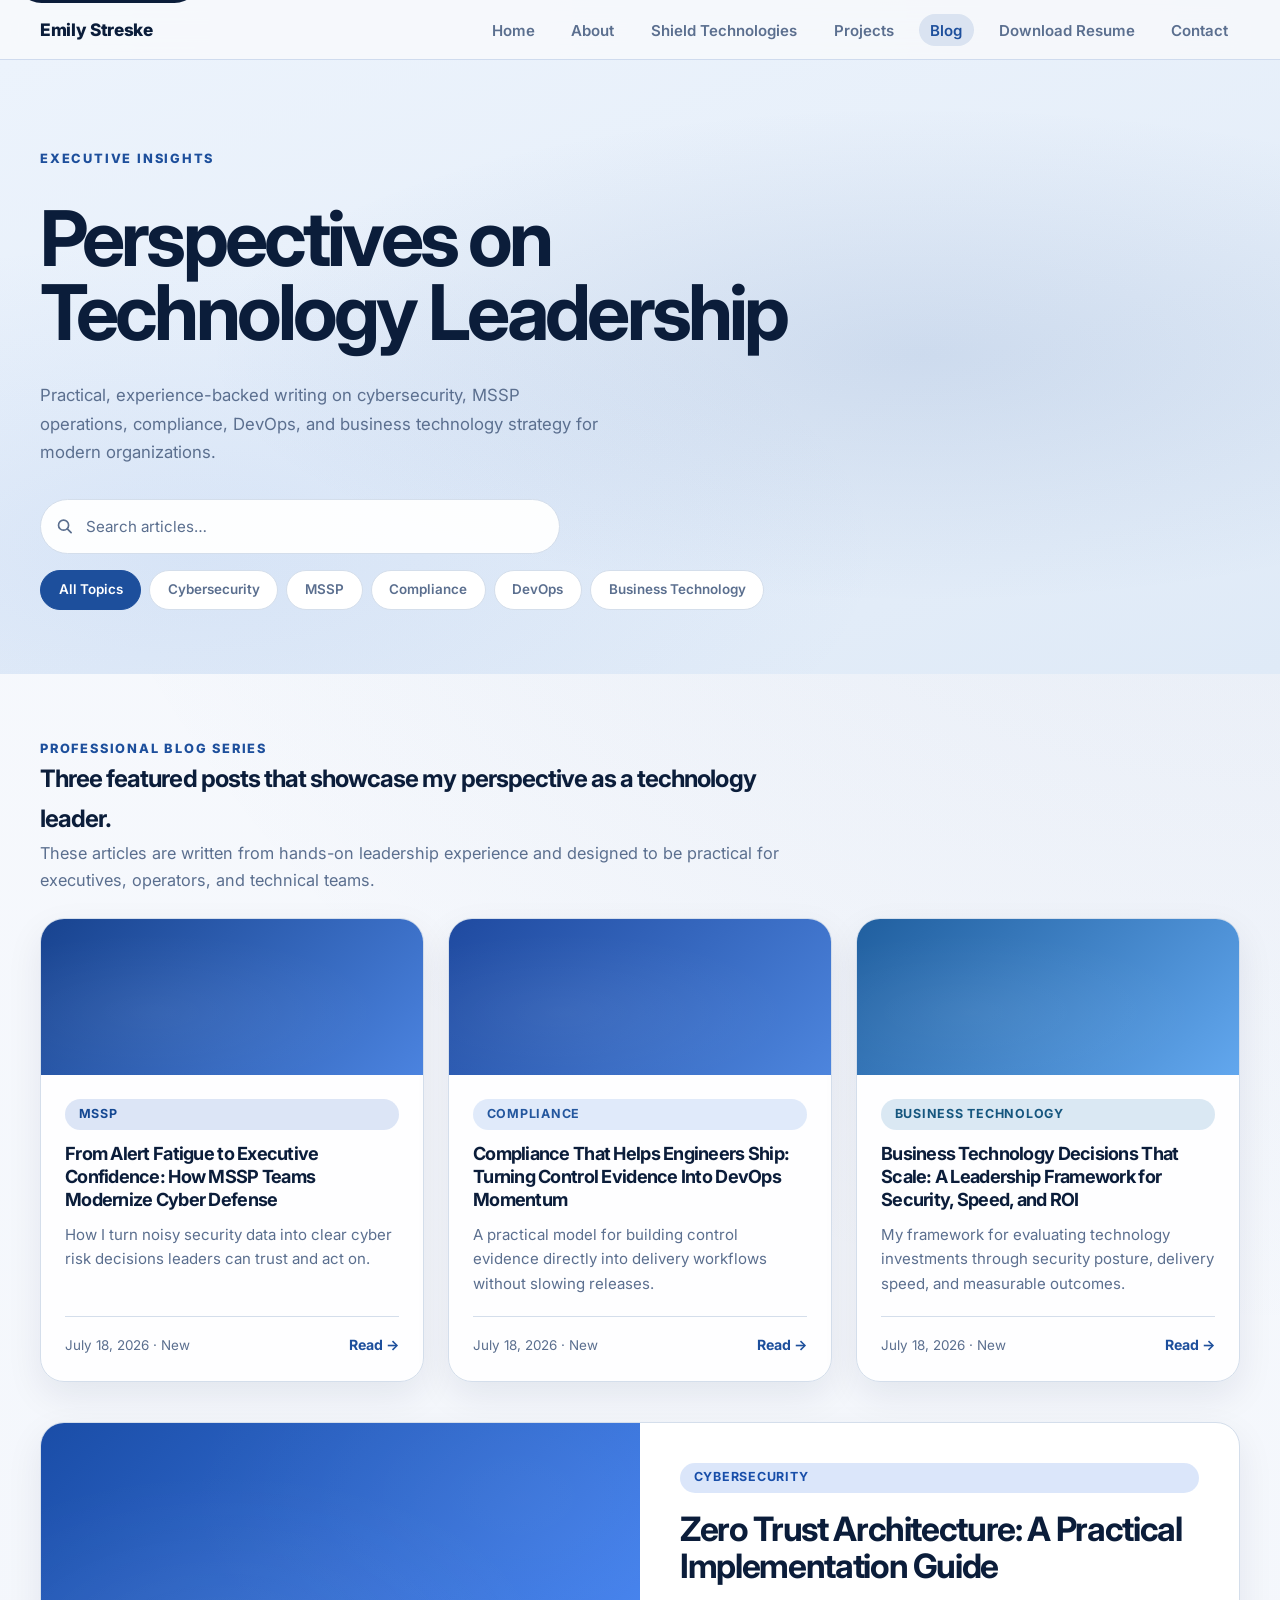
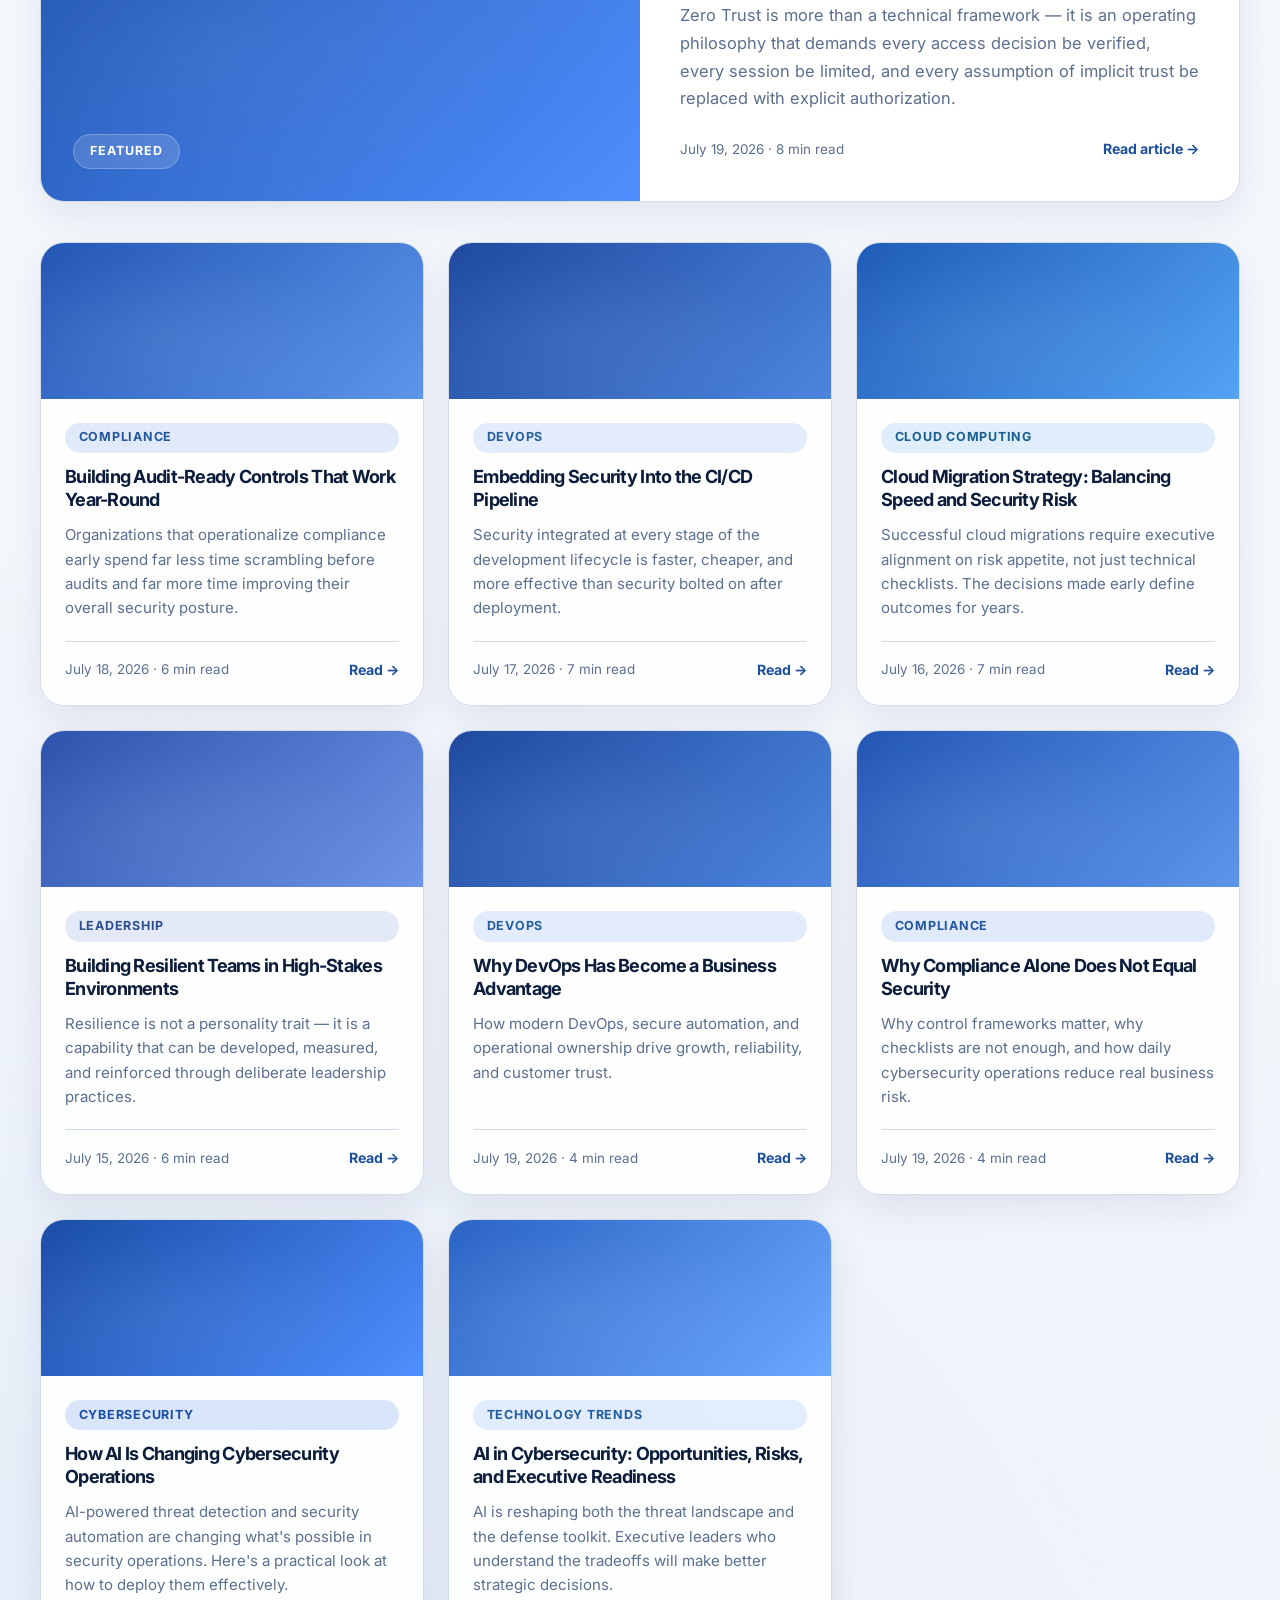
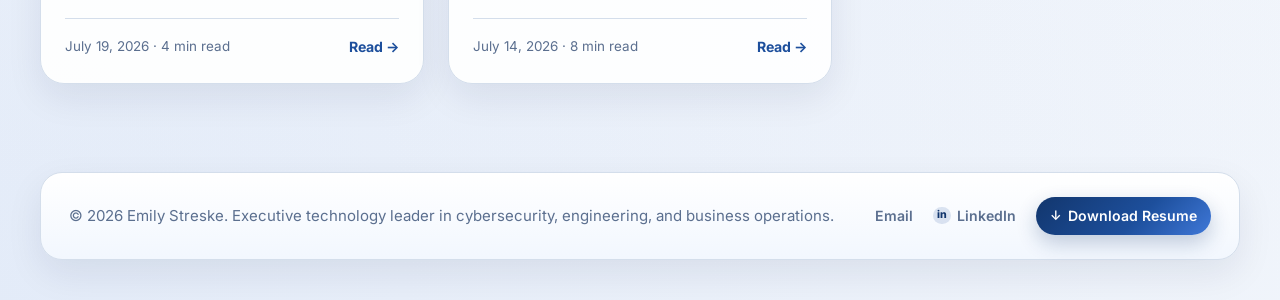
<file: blog/index.html>
<!DOCTYPE html>
<html lang="en">
<head>
  <meta charset="UTF-8" />
  <meta name="viewport" content="width=device-width, initial-scale=1.0" />
  <title>Insights | Emily Streske — Executive Technology Leader</title>
  <meta
    name="description"
    content="My executive perspectives on cybersecurity, compliance, DevOps, cloud computing, leadership, and technology trends."
  />
  <meta name="author" content="Emily Streske" />
  <meta name="keywords" content="Emily Streske blog, cybersecurity leadership, software engineering, DevOps, business operations, Shield Technologies, MSSP, compliance, secure software delivery, cloud strategy" />
  <link rel="icon" type="image/svg+xml" href="../assets/icons/favicon.svg" />
  <meta property="og:title" content="Insights | Emily Streske" />
  <meta property="og:description" content="My executive perspectives on cybersecurity, compliance, DevOps, cloud computing, leadership, and technology trends." />
  <meta property="og:type" content="website" />
  <meta property="og:url" content="https://emilystreske3.github.io/emily-streske/blog/" />
  <meta property="og:image" content="https://emilystreske3.github.io/emily-streske/assets/images/STRESKE-56.jpg" />
  <link rel="preconnect" href="https://fonts.googleapis.com" />
  <link rel="preconnect" href="https://fonts.gstatic.com" crossorigin />
  <link
    href="https://fonts.googleapis.com/css2?family=Inter:wght@400;500;600;700;800&display=swap"
    rel="stylesheet"
  />
  <link rel="stylesheet" href="../styles.css" />
</head>
<body class="blog-page">
  <a class="skip-link" href="#main-content">Skip to main content</a>

  <header class="site-header">
    <nav class="navbar" aria-label="Primary">
      <a class="logo" href="../index.html">Emily Streske</a>

      <button
        class="menu-toggle"
        id="menuToggle"
        type="button"
        aria-expanded="false"
        aria-controls="navLinks"
        aria-label="Open navigation menu"
      >
        <span></span>
        <span></span>
        <span></span>
      </button>

      <ul class="nav-links" id="navLinks">
        <li><a href="../index.html">Home</a></li>
        <li><a href="../about.html">About</a></li>
        <li><a href="../index.html#shield-technologies">Shield Technologies</a></li>
        <li><a href="../projects.html">Projects</a></li>
        <li><a href="index.html" aria-current="page">Blog</a></li>
        <li><a href="../resume.html">Download Resume</a></li>
        <li><a href="../contact.html">Contact</a></li>
      </ul>
    </nav>
  </header>

  <main id="main-content">
    <!-- Hero with search and filters -->
    <section class="blog-hero" aria-label="Blog header">
      <div class="blog-hero-inner">
        <p class="eyebrow">Executive Insights</p>
        <h1>Perspectives on<br>Technology Leadership</h1>
        <p class="hero-lead">
          Practical, experience-backed writing on cybersecurity, MSSP operations, compliance,
          DevOps, and business technology strategy for modern organizations.
        </p>

        <div class="blog-controls">
          <div class="blog-search-wrap">
            <svg class="blog-search-icon" viewBox="0 0 20 20" aria-hidden="true">
              <circle cx="9" cy="9" r="6"/>
              <line x1="13.5" y1="13.5" x2="18" y2="18"/>
            </svg>
            <input
              class="blog-search"
              id="blogSearch"
              type="search"
              placeholder="Search articles…"
              aria-label="Search articles"
            />
          </div>

          <ul class="blog-filters" role="list" aria-label="Filter by category">
            <li><button class="blog-filter-btn active" data-category="all" type="button">All Topics</button></li>
            <li><button class="blog-filter-btn" data-category="cybersecurity" type="button">Cybersecurity</button></li>
            <li><button class="blog-filter-btn" data-category="mssp" type="button">MSSP</button></li>
            <li><button class="blog-filter-btn" data-category="compliance" type="button">Compliance</button></li>
            <li><button class="blog-filter-btn" data-category="devops" type="button">DevOps</button></li>
            <li><button class="blog-filter-btn" data-category="business-technology" type="button">Business Technology</button></li>
          </ul>
        </div>
      </div>
    </section>

    <!-- Post listing -->
    <section class="blog-listing" aria-label="Articles">
      <div class="blog-listing-inner">

        <section class="eng-featured" aria-labelledby="eng-featured-title">
          <div class="eng-featured-head">
            <p class="eyebrow">Professional Blog Series</p>
            <h2 id="eng-featured-title">Three featured posts that showcase my perspective as a technology leader.</h2>
            <p class="section-intro">
              These articles are written from hands-on leadership experience and designed to be
              practical for executives, operators, and technical teams.
            </p>
          </div>
          <div class="eng-featured-grid">
            <a class="post-card" href="mssp-cybersecurity-executive-confidence.html" data-post-card data-category="mssp,cybersecurity" role="listitem">
              <div class="post-card-image img-mssp"></div>
              <div class="post-card-body">
                <span class="post-category cat-mssp">MSSP</span>
                <h3>From Alert Fatigue to Executive Confidence: How MSSP Teams Modernize Cyber Defense</h3>
                <p class="post-excerpt">How I turn noisy security data into clear cyber risk decisions leaders can trust and act on.</p>
                <div class="post-card-footer">
                  <span class="post-date">July 18, 2026 &middot; New</span>
                  <span class="post-read-link">Read →</span>
                </div>
              </div>
            </a>

            <a class="post-card" href="compliance-devops-controls-that-ship.html" data-post-card data-category="compliance,devops" role="listitem">
              <div class="post-card-image img-devops"></div>
              <div class="post-card-body">
                <span class="post-category cat-compliance">Compliance</span>
                <h3>Compliance That Helps Engineers Ship: Turning Control Evidence Into DevOps Momentum</h3>
                <p class="post-excerpt">A practical model for building control evidence directly into delivery workflows without slowing releases.</p>
                <div class="post-card-footer">
                  <span class="post-date">July 18, 2026 &middot; New</span>
                  <span class="post-read-link">Read →</span>
                </div>
              </div>
            </a>

            <a class="post-card" href="business-technology-leadership-framework.html" data-post-card data-category="business-technology,devops" role="listitem">
              <div class="post-card-image img-business-technology"></div>
              <div class="post-card-body">
                <span class="post-category cat-business-technology">Business Technology</span>
                <h3>Business Technology Decisions That Scale: A Leadership Framework for Security, Speed, and ROI</h3>
                <p class="post-excerpt">My framework for evaluating technology investments through security posture, delivery speed, and measurable outcomes.</p>
                <div class="post-card-footer">
                  <span class="post-date">July 18, 2026 &middot; New</span>
                  <span class="post-read-link">Read →</span>
                </div>
              </div>
            </a>
          </div>
        </section>

        <!-- Featured post -->
        <a
          class="blog-featured"
          href="cybersecurity-zero-trust-architecture.html"
          data-post-card
          data-category="cybersecurity"
          aria-label="Read: Zero Trust Architecture: A Practical Implementation Guide"
        >
          <div class="blog-featured-image img-cybersecurity">
            <span class="blog-featured-label">Featured</span>
          </div>
          <div class="blog-featured-body">
            <span class="post-category cat-cybersecurity">Cybersecurity</span>
            <h2>Zero Trust Architecture: A Practical Implementation Guide</h2>
            <p class="post-excerpt">
              Zero Trust is more than a technical framework — it is an operating philosophy that
              demands every access decision be verified, every session be limited, and every
              assumption of implicit trust be replaced with explicit authorization.
            </p>
            <div class="blog-featured-footer">
              <span class="post-date">July 19, 2026 &middot; 8 min read</span>
              <span class="post-read-link">Read article →</span>
            </div>
          </div>
        </a>

        <!-- Posts grid -->
        <div class="blog-posts-grid" id="postsGrid" role="list">

          <a
            class="post-card"
            href="compliance-audit-ready-controls.html"
            data-post-card
            data-category="compliance"
            role="listitem"
          >
            <div class="post-card-image img-compliance"></div>
            <div class="post-card-body">
              <span class="post-category cat-compliance">Compliance</span>
              <h3>Building Audit-Ready Controls That Work Year-Round</h3>
              <p class="post-excerpt">
                Organizations that operationalize compliance early spend far less time scrambling
                before audits and far more time improving their overall security posture.
              </p>
              <div class="post-card-footer">
                <span class="post-date">July 18, 2026 &middot; 6 min read</span>
                <span class="post-read-link">Read →</span>
              </div>
            </div>
          </a>

          <a
            class="post-card"
            href="devops-security-in-pipeline.html"
            data-post-card
            data-category="devops"
            role="listitem"
          >
            <div class="post-card-image img-devops"></div>
            <div class="post-card-body">
              <span class="post-category cat-devops">DevOps</span>
              <h3>Embedding Security Into the CI/CD Pipeline</h3>
              <p class="post-excerpt">
                Security integrated at every stage of the development lifecycle is faster, cheaper,
                and more effective than security bolted on after deployment.
              </p>
              <div class="post-card-footer">
                <span class="post-date">July 17, 2026 &middot; 7 min read</span>
                <span class="post-read-link">Read →</span>
              </div>
            </div>
          </a>

          <a
            class="post-card"
            href="cloud-computing-migration-strategy.html"
            data-post-card
            data-category="cloud"
            role="listitem"
          >
            <div class="post-card-image img-cloud"></div>
            <div class="post-card-body">
              <span class="post-category cat-cloud">Cloud Computing</span>
              <h3>Cloud Migration Strategy: Balancing Speed and Security Risk</h3>
              <p class="post-excerpt">
                Successful cloud migrations require executive alignment on risk appetite, not just
                technical checklists. The decisions made early define outcomes for years.
              </p>
              <div class="post-card-footer">
                <span class="post-date">July 16, 2026 &middot; 7 min read</span>
                <span class="post-read-link">Read →</span>
              </div>
            </div>
          </a>

          <a
            class="post-card"
            href="leadership-building-resilient-teams.html"
            data-post-card
            data-category="leadership"
            role="listitem"
          >
            <div class="post-card-image img-leadership"></div>
            <div class="post-card-body">
              <span class="post-category cat-leadership">Leadership</span>
              <h3>Building Resilient Teams in High-Stakes Environments</h3>
              <p class="post-excerpt">
                Resilience is not a personality trait — it is a capability that can be developed,
                measured, and reinforced through deliberate leadership practices.
              </p>
              <div class="post-card-footer">
                <span class="post-date">July 15, 2026 &middot; 6 min read</span>
                <span class="post-read-link">Read →</span>
              </div>
            </div>
          </a>

          <a
            class="post-card"
            href="devops-competitive-advantage.html"
            data-post-card
            data-category="devops"
            role="listitem"
          >
            <div class="post-card-image img-devops"></div>
            <div class="post-card-body">
              <span class="post-category cat-devops">DevOps</span>
              <h3>Why DevOps Has Become a Business Advantage</h3>
              <p class="post-excerpt">
                How modern DevOps, secure automation, and operational ownership drive growth,
                reliability, and customer trust.
              </p>
              <div class="post-card-footer">
                <span class="post-date">July 19, 2026 &middot; 4 min read</span>
                <span class="post-read-link">Read →</span>
              </div>
            </div>
          </a>

          <a
            class="post-card"
            href="compliance-does-not-equal-security.html"
            data-post-card
            data-category="compliance"
            role="listitem"
          >
            <div class="post-card-image img-compliance"></div>
            <div class="post-card-body">
              <span class="post-category cat-compliance">Compliance</span>
              <h3>Why Compliance Alone Does Not Equal Security</h3>
              <p class="post-excerpt">
                Why control frameworks matter, why checklists are not enough, and how daily
                cybersecurity operations reduce real business risk.
              </p>
              <div class="post-card-footer">
                <span class="post-date">July 19, 2026 &middot; 4 min read</span>
                <span class="post-read-link">Read →</span>
              </div>
            </div>
          </a>

          <a
            class="post-card"
            href="ai-transforming-cybersecurity-operations.html"
            data-post-card
            data-category="cybersecurity"
            role="listitem"
          >
            <div class="post-card-image img-cybersecurity"></div>
            <div class="post-card-body">
              <span class="post-category cat-cybersecurity">Cybersecurity</span>
              <h3>How AI Is Changing Cybersecurity Operations</h3>
              <p class="post-excerpt">
                AI-powered threat detection and security automation are changing what's possible
                in security operations. Here's a practical look at how to deploy them effectively.
              </p>
              <div class="post-card-footer">
                <span class="post-date">July 19, 2026 &middot; 4 min read</span>
                <span class="post-read-link">Read →</span>
              </div>
            </div>
          </a>

          <a
            class="post-card"
            href="technology-trends-ai-cybersecurity.html"
            data-post-card
            data-category="trends"
            role="listitem"
          >
            <div class="post-card-image img-trends"></div>
            <div class="post-card-body">
              <span class="post-category cat-trends">Technology Trends</span>
              <h3>AI in Cybersecurity: Opportunities, Risks, and Executive Readiness</h3>
              <p class="post-excerpt">
                AI is reshaping both the threat landscape and the defense toolkit. Executive
                leaders who understand the tradeoffs will make better strategic decisions.
              </p>
              <div class="post-card-footer">
                <span class="post-date">July 14, 2026 &middot; 8 min read</span>
                <span class="post-read-link">Read →</span>
              </div>
            </div>
          </a>

          <p class="blog-no-results" id="noResults" role="status" aria-live="polite">
            No articles match your search. Try a different keyword or category.
          </p>
        </div>
      </div>
    </section>
  </main>

  <footer class="footer">
    <div class="footer-inner">
      <p class="footer-copy">© 2026 Emily Streske. Executive technology leader in cybersecurity, engineering, and business operations.</p>
      <nav class="footer-links" aria-label="Footer">
        <a href="mailto:professional-email@example.com">Email</a>
        <a href="https://www.linkedin.com/in/emily-streske-110392222" target="_blank" rel="noopener noreferrer">LinkedIn</a>
        <a href="../assets/resume/Emily_Streske_Executive_Resume_2026.pdf" target="_blank" rel="noopener noreferrer">Download Resume</a>
      </nav>
    </div>
  </footer>

  <script src="../script.js"></script>
  <script src="blog.js"></script>
</body>
</html>
</file>
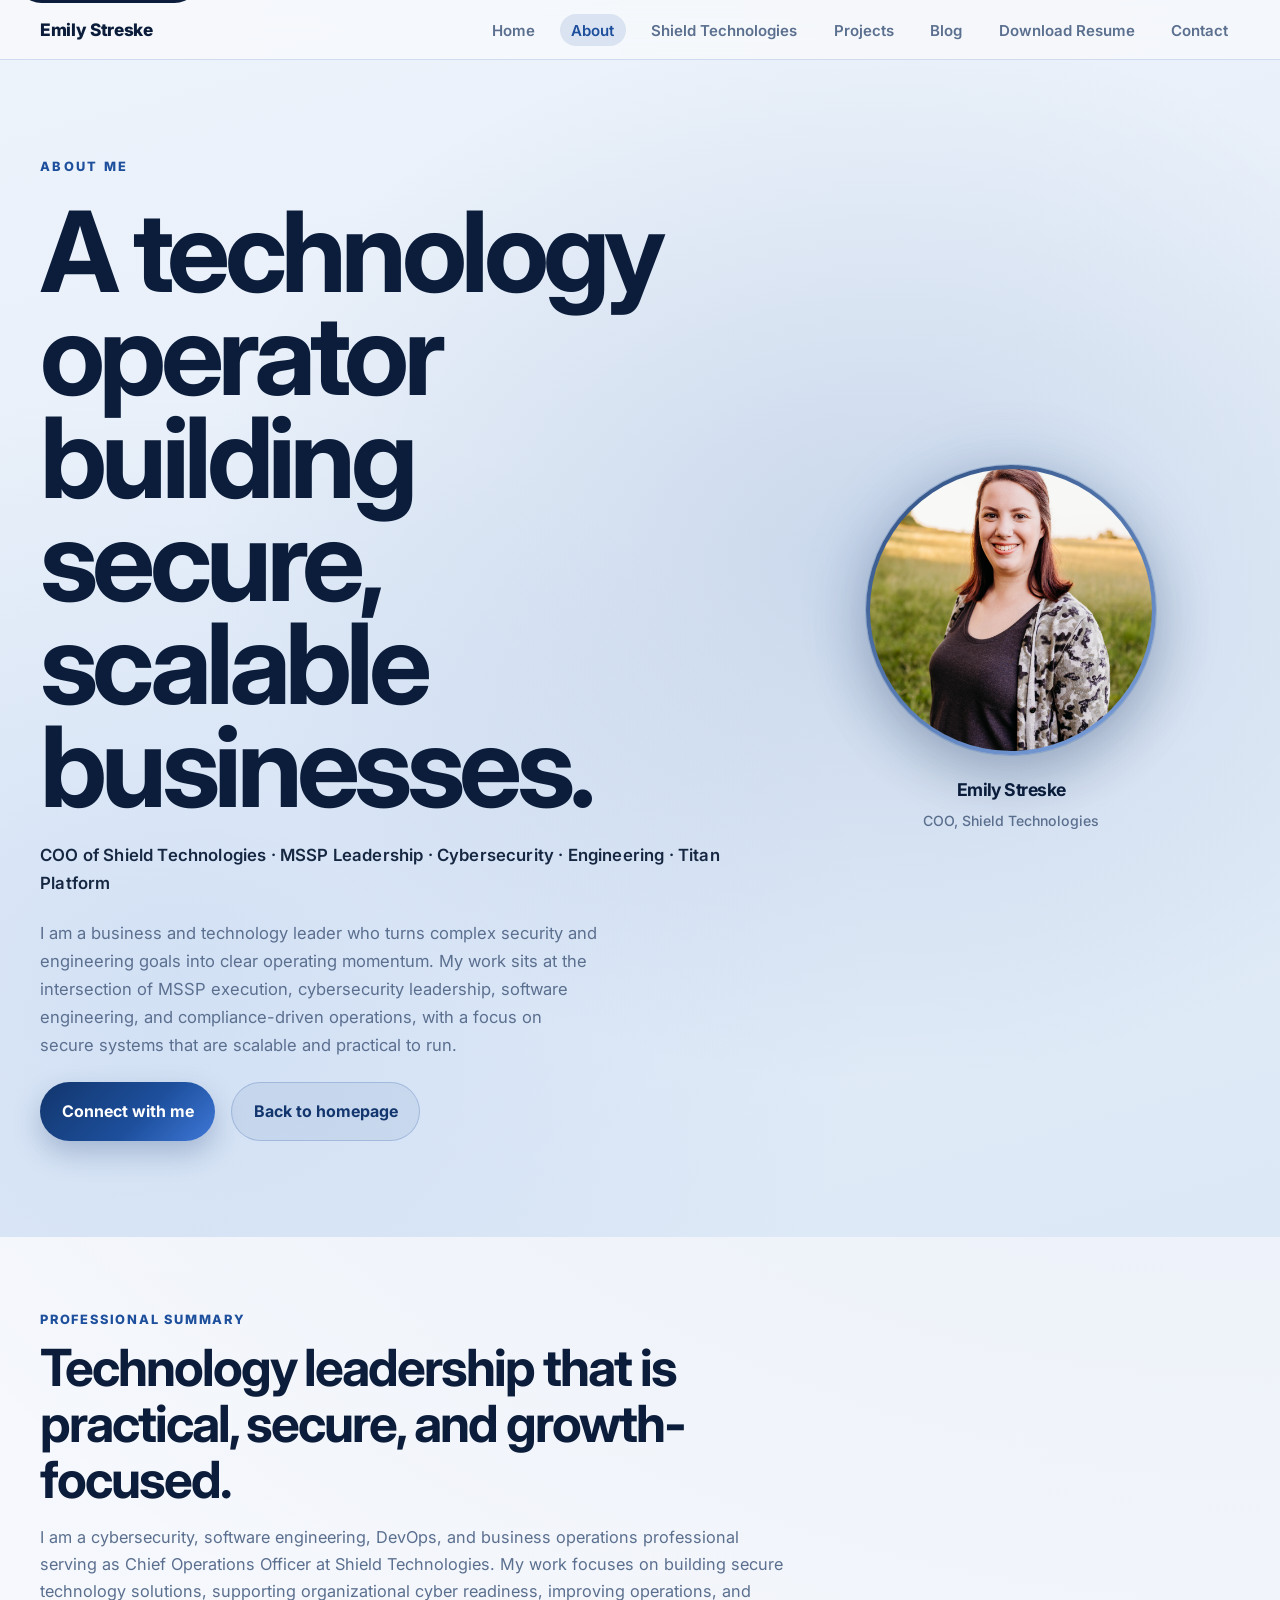
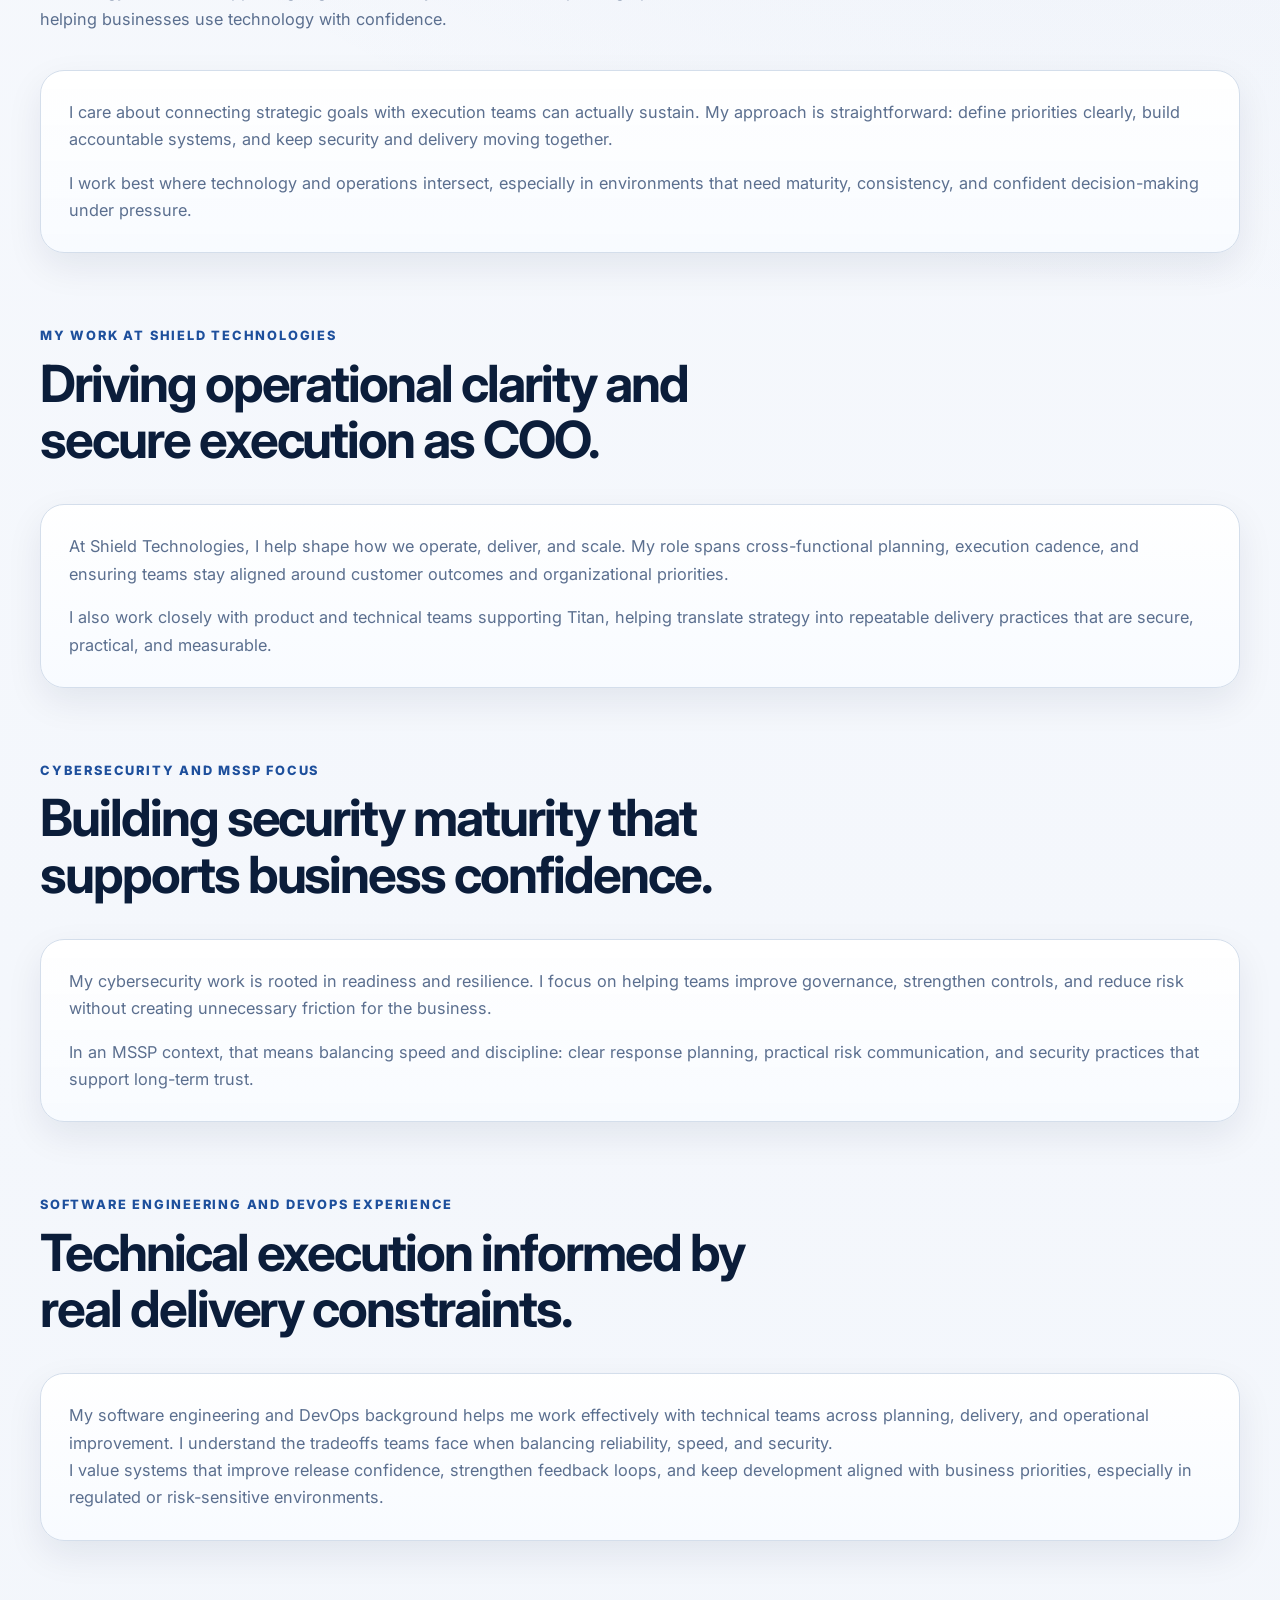
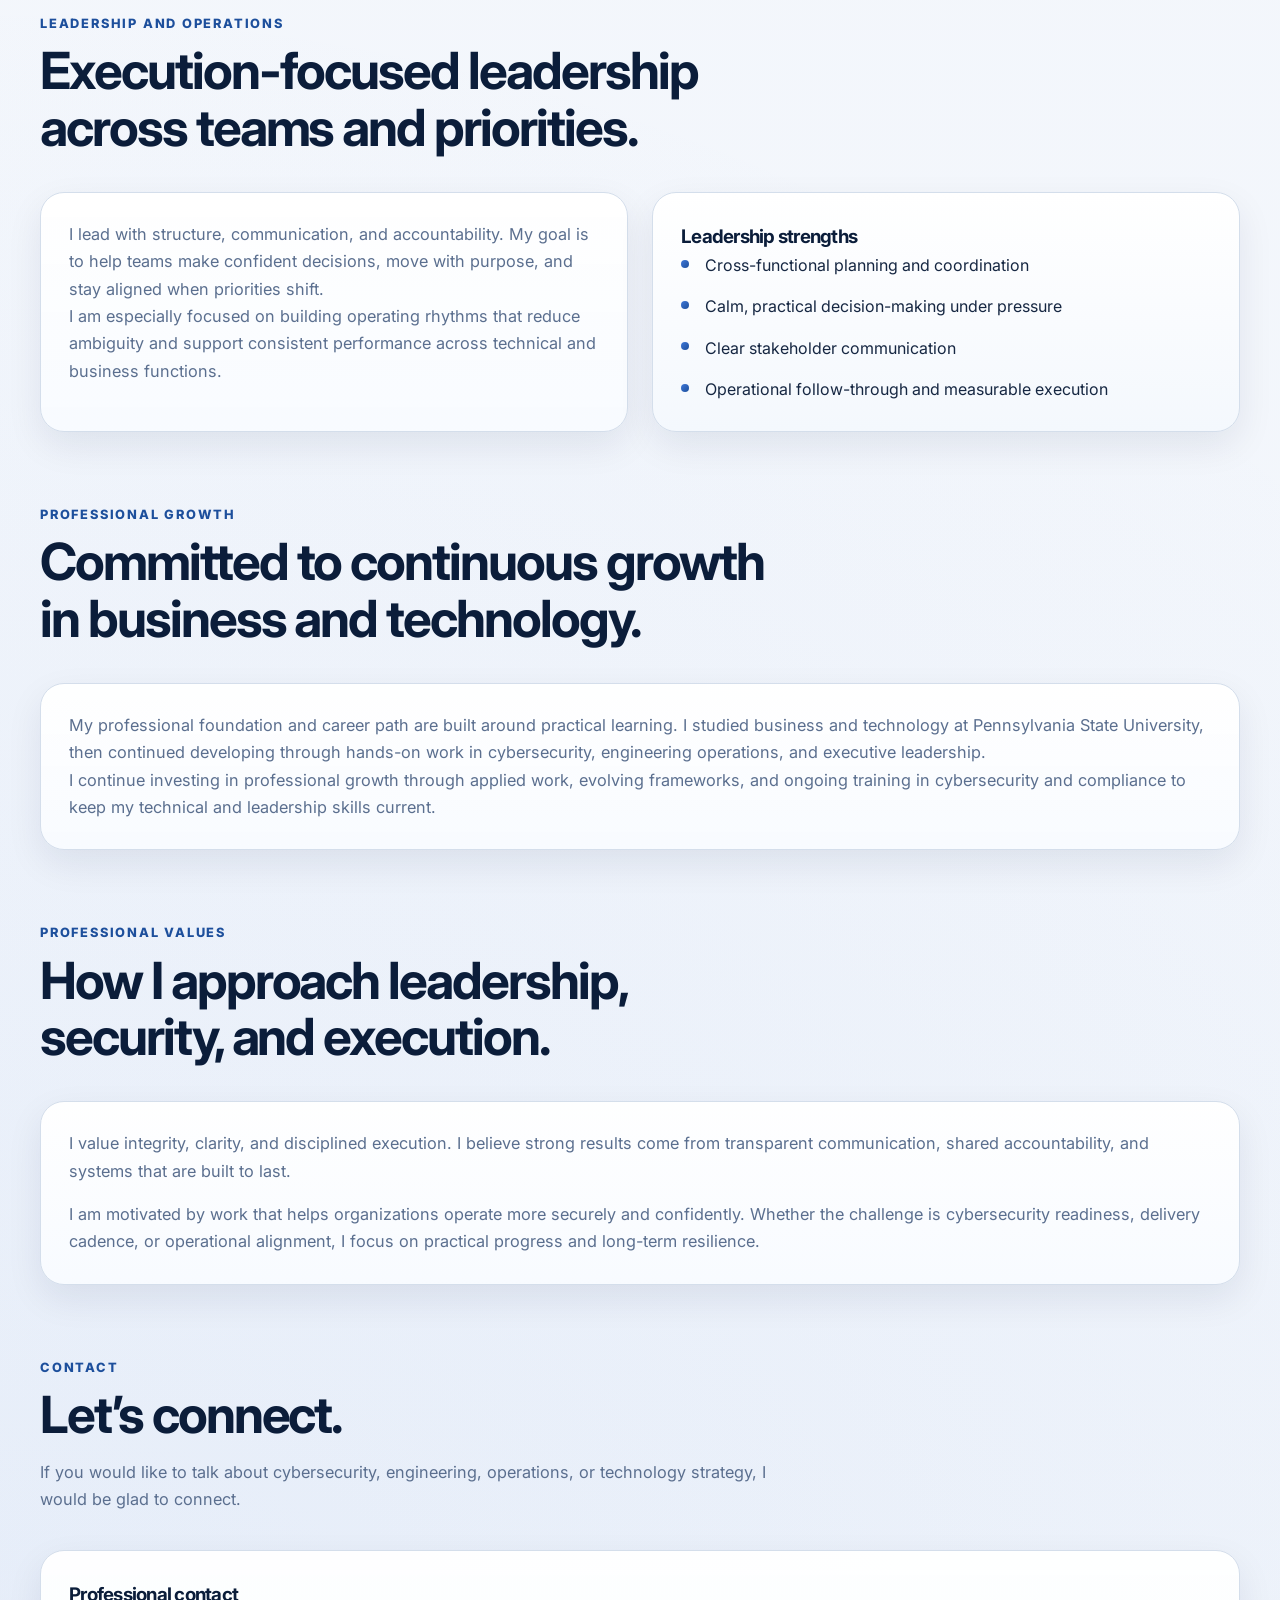
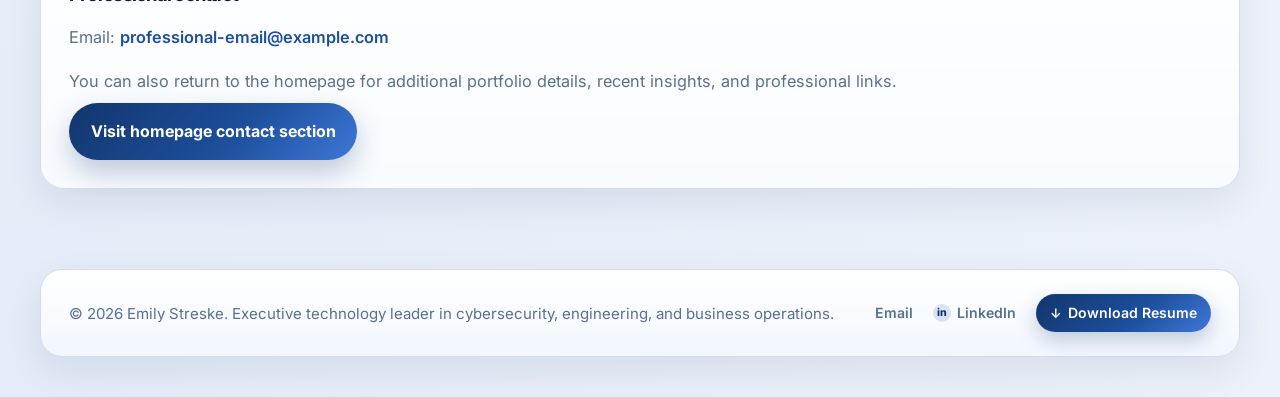
<file: about.html>
<!DOCTYPE html>
<html lang="en">
<head>
  <meta charset="UTF-8" />
  <meta name="viewport" content="width=device-width, initial-scale=1.0" />
  <title>About Emily Streske | Executive Technology Leader</title>
  <meta
    name="description"
    content="Learn more about me, COO of Shield Technologies, and my background in cybersecurity, software engineering, DevOps, cloud technologies, and building the Titan platform."
  />
  <meta name="author" content="Emily Streske" />
  <meta name="keywords" content="Emily Streske, cybersecurity, software engineering, DevOps, business operations, Shield Technologies, MSSP, compliance readiness, secure technology solutions, cloud operations" />
  <link rel="icon" type="image/svg+xml" href="assets/icons/favicon.svg" />
  <meta property="og:title" content="About Emily Streske | Executive Technology Leader" />
  <meta property="og:description" content="I am the COO of Shield Technologies with experience spanning cybersecurity, software engineering, DevOps, cloud technologies, and product innovation." />
  <meta property="og:type" content="website" />
  <meta property="og:url" content="https://emilystreske3.github.io/emily-streske/about.html" />
  <meta property="og:image" content="https://emilystreske3.github.io/emily-streske/assets/images/STRESKE-56.jpg" />
  <link rel="preconnect" href="https://fonts.googleapis.com" />
  <link rel="preconnect" href="https://fonts.gstatic.com" crossorigin />
  <link
    href="https://fonts.googleapis.com/css2?family=Inter:wght@400;500;600;700;800&display=swap"
    rel="stylesheet"
  />
  <link rel="stylesheet" href="styles.css" />
</head>
<body class="about-page">
  <a class="skip-link" href="#main-content">Skip to main content</a>

  <header class="site-header">
    <nav class="navbar" aria-label="Primary">
      <a class="logo" href="index.html">Emily Streske</a>

      <button
        class="menu-toggle"
        id="menuToggle"
        type="button"
        aria-expanded="false"
        aria-controls="navLinks"
        aria-label="Open navigation menu"
      >
        <span></span>
        <span></span>
        <span></span>
      </button>

      <ul class="nav-links" id="navLinks">
        <li><a href="index.html">Home</a></li>
        <li><a href="about.html" aria-current="page">About</a></li>
        <li><a href="index.html#shield-technologies">Shield Technologies</a></li>
        <li><a href="projects.html">Projects</a></li>
        <li><a href="blog/index.html">Blog</a></li>
        <li><a href="resume.html">Download Resume</a></li>
        <li><a href="contact.html">Contact</a></li>
      </ul>
    </nav>
  </header>

  <main id="main-content">
    <section class="hero-section page-hero">
      <div class="page-hero-grid">
        <div class="page-hero-copy">
          <p class="eyebrow">About Me</p>
          <h1 class="page-title">A technology operator building secure, scalable businesses.</h1>
          <p class="page-subtitle">COO of Shield Technologies · MSSP Leadership · Cybersecurity · Engineering · Titan Platform</p>
          <p class="page-summary">
            I am a business and technology leader who turns complex security and engineering goals
            into clear operating momentum. My work sits at the intersection of MSSP execution,
            cybersecurity leadership, software engineering, and compliance-driven operations,
            with a focus on secure systems that are scalable and practical to run.
          </p>
          <div class="hero-actions">
            <a class="btn primary" href="#contact">Connect with me</a>
            <a class="btn ghost" href="index.html">Back to homepage</a>
          </div>
        </div>

        <aside class="hero-visual" aria-label="Professional headshot">
          <div class="headshot-ring">
            <img
              class="headshot-image"
              src="assets/images/STRESKE-56.jpg"
              alt="Professional headshot of Emily Streske"
              width="320"
              height="320"
            />
            <div
              class="headshot-fallback"
              role="img"
              aria-label="Headshot fallback for Emily Streske"
              hidden
            >
              <span>ES</span>
            </div>
          </div>
          <div class="hero-badge">
            <p class="hero-badge-name">Emily Streske</p>
            <p class="hero-badge-title">COO, Shield Technologies</p>
          </div>
        </aside>
      </div>
    </section>

    <section class="section about-page-section" id="summary">
      <div class="section-heading">
        <p class="eyebrow">Professional Summary</p>
        <h2>Technology leadership that is practical, secure, and growth-focused.</h2>
        <p class="section-intro">
          I am a cybersecurity, software engineering, DevOps, and business operations
          professional serving as Chief Operations Officer at Shield Technologies. My work focuses on building secure
          technology solutions, supporting organizational cyber readiness, improving operations, and
          helping businesses use technology with confidence.
        </p>
      </div>

      <div class="about-layout single-column-layout">
        <article class="content-card about-copy">
          <p>
            I care about connecting strategic goals with execution teams can actually sustain.
            My approach is straightforward: define priorities clearly, build accountable systems,
            and keep security and delivery moving together.
          </p>
          <p>
            I work best where technology and operations intersect, especially in environments that
            need maturity, consistency, and confident decision-making under pressure.
          </p>
        </article>
      </div>
    </section>

    <section class="section about-page-section" id="shield-work">
      <div class="section-heading">
        <p class="eyebrow">My Work at Shield Technologies</p>
        <h2>Driving operational clarity and secure execution as COO.</h2>
      </div>

      <div class="about-layout single-column-layout">
        <article class="content-card timeline-card">
          <p>
            At Shield Technologies, I help shape how we operate, deliver, and scale. My role spans
            cross-functional planning, execution cadence, and ensuring teams stay aligned around
            customer outcomes and organizational priorities.
          </p>
          <p>
            I also work closely with product and technical teams supporting Titan, helping translate
            strategy into repeatable delivery practices that are secure, practical, and measurable.
          </p>
        </article>
      </div>
    </section>

    <section class="section about-page-section" id="cybersecurity-mssp-focus">
      <div class="section-heading">
        <p class="eyebrow">Cybersecurity and MSSP Focus</p>
        <h2>Building security maturity that supports business confidence.</h2>
      </div>

      <div class="about-layout single-column-layout">
        <article class="content-card expertise-item">
          <p>
            My cybersecurity work is rooted in readiness and resilience. I focus on helping teams
            improve governance, strengthen controls, and reduce risk without creating unnecessary
            friction for the business.
          </p>
          <p>
            In an MSSP context, that means balancing speed and discipline: clear response planning,
            practical risk communication, and security practices that support long-term trust.
          </p>
        </article>
      </div>
    </section>

    <section class="section about-page-section" id="engineering-devops-experience">
      <div class="section-heading">
        <p class="eyebrow">Software Engineering and DevOps Experience</p>
        <h2>Technical execution informed by real delivery constraints.</h2>
      </div>

      <div class="about-layout single-column-layout">
        <article class="content-card">
          <p>
            My software engineering and DevOps background helps me work effectively with technical
            teams across planning, delivery, and operational improvement. I understand the tradeoffs
            teams face when balancing reliability, speed, and security.
          </p>
          <p>
            I value systems that improve release confidence, strengthen feedback loops, and keep
            development aligned with business priorities, especially in regulated or risk-sensitive
            environments.
          </p>
        </article>
      </div>
    </section>

    <section class="section about-page-section" id="leadership-operations">
      <div class="section-heading">
        <p class="eyebrow">Leadership and Operations</p>
        <h2>Execution-focused leadership across teams and priorities.</h2>
      </div>

      <div class="about-layout two-column-layout">
        <article class="content-card">
          <p>
            I lead with structure, communication, and accountability. My goal is to help teams make
            confident decisions, move with purpose, and stay aligned when priorities shift.
          </p>
          <p>
            I am especially focused on building operating rhythms that reduce ambiguity and support
            consistent performance across technical and business functions.
          </p>
        </article>

        <aside class="content-card emphasis-card">
          <h3>Leadership strengths</h3>
          <ul class="check-list">
            <li>Cross-functional planning and coordination</li>
            <li>Calm, practical decision-making under pressure</li>
            <li>Clear stakeholder communication</li>
            <li>Operational follow-through and measurable execution</li>
          </ul>
        </aside>
      </div>
    </section>

    <section class="section about-page-section" id="professional-growth">
      <div class="section-heading">
        <p class="eyebrow">Professional Growth</p>
        <h2>Committed to continuous growth in business and technology.</h2>
      </div>

      <div class="about-layout single-column-layout">
        <article class="content-card">
          <p>
            My professional foundation and career path are built around practical learning. I studied business and
            technology at Pennsylvania State University, then continued developing through hands-on
            work in cybersecurity, engineering operations, and executive leadership.
          </p>
          <p>
            I continue investing in professional growth through applied work, evolving frameworks,
            and ongoing training in cybersecurity and compliance to keep my technical and leadership
            skills current.
          </p>
        </article>
      </div>
    </section>

    <section class="section about-page-section" id="professional-values">
      <div class="section-heading">
        <p class="eyebrow">Professional Values</p>
        <h2>How I approach leadership, security, and execution.</h2>
      </div>

      <div class="goal-card content-card">
        <p>
          I value integrity, clarity, and disciplined execution. I believe strong results come from
          transparent communication, shared accountability, and systems that are built to last.
        </p>
        <p>
          I am motivated by work that helps organizations operate more securely and confidently.
          Whether the challenge is cybersecurity readiness, delivery cadence, or operational
          alignment, I focus on practical progress and long-term resilience.
        </p>
      </div>
    </section>

    <section class="section about-page-section" id="contact">
      <div class="section-heading">
        <p class="eyebrow">Contact</p>
        <h2>Let’s connect.</h2>
        <p class="section-intro">
          If you would like to talk about cybersecurity, engineering, operations, or technology
          strategy, I would be glad to connect.
        </p>
      </div>

      <div class="about-layout single-column-layout">
        <article class="content-card page-contact-card">
          <h3>Professional contact</h3>
          <p>Email: <a href="mailto:professional-email@example.com">professional-email@example.com</a></p>
          <p>
            You can also return to the homepage for additional portfolio details, recent insights,
            and professional links.
          </p>
          <a class="btn primary" href="contact.html">Visit homepage contact section</a>
        </article>
      </div>
    </section>
  </main>

  <footer class="footer">
    <div class="footer-inner">
      <p class="footer-copy">© 2026 Emily Streske. Executive technology leader in cybersecurity, engineering, and business operations.</p>
      <nav class="footer-links" aria-label="Footer">
        <a href="mailto:professional-email@example.com">Email</a>
        <a href="https://www.linkedin.com/in/emily-streske-110392222" target="_blank" rel="noopener noreferrer">LinkedIn</a>
        <a href="assets/resume/Emily_Streske_Executive_Resume_2026.pdf" target="_blank" rel="noopener noreferrer">Download Resume</a>
      </nav>
    </div>
  </footer>

  <script src="script.js"></script>
</body>
</html>
</file>
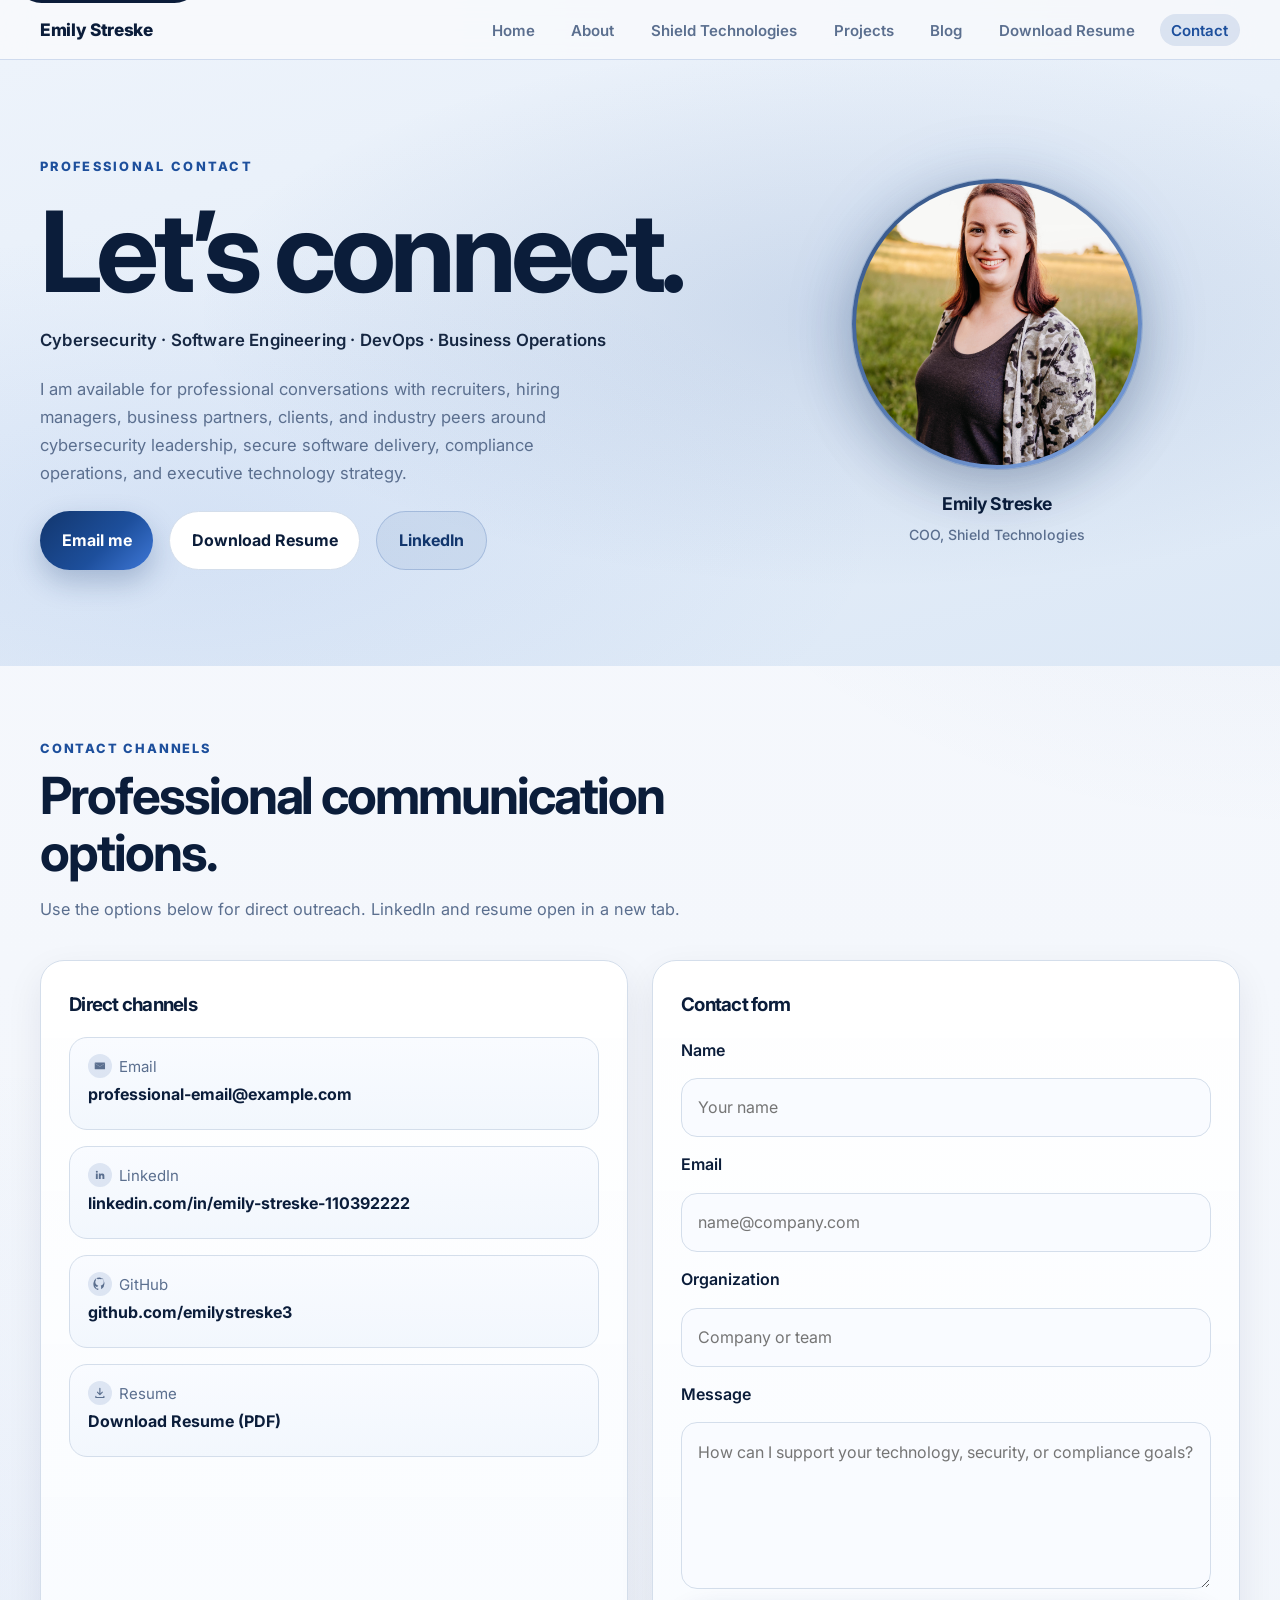
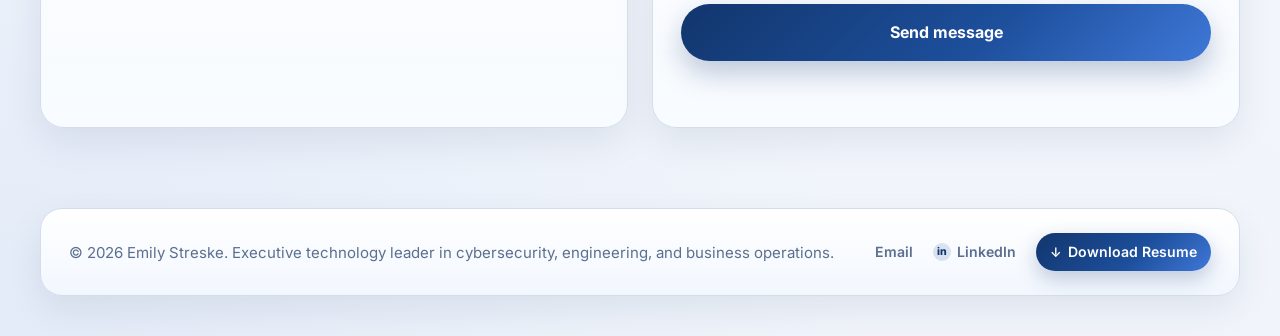
<file: contact.html>
<!DOCTYPE html>
<html lang="en">
<head>
  <meta charset="UTF-8" />
  <meta name="viewport" content="width=device-width, initial-scale=1.0" />
  <title>Contact | Emily Streske · Executive Technology Leader</title>
  <meta
    name="description"
    content="Contact me for conversations about cybersecurity leadership, software engineering, DevOps, business operations, and compliance readiness as Chief Operations Officer at Shield Technologies."
  />
  <meta name="author" content="Emily Streske" />
  <meta name="keywords" content="Emily Streske contact, cybersecurity leadership, software engineering, DevOps, business operations, Shield Technologies, MSSP, compliance readiness, technology consulting" />
  <link rel="icon" type="image/svg+xml" href="assets/icons/favicon.svg" />
  <meta property="og:title" content="Contact | Emily Streske · Executive Technology Leader" />
  <meta property="og:description" content="Connect with me for professional conversations on cybersecurity, DevOps, software delivery, and executive technology operations." />
  <meta property="og:type" content="website" />
  <meta property="og:url" content="https://emilystreske3.github.io/emily-streske/contact.html" />
  <meta property="og:image" content="https://emilystreske3.github.io/emily-streske/assets/images/STRESKE-56.jpg" />
  <link rel="preconnect" href="https://fonts.googleapis.com" />
  <link rel="preconnect" href="https://fonts.gstatic.com" crossorigin />
  <link
    href="https://fonts.googleapis.com/css2?family=Inter:wght@400;500;600;700;800&display=swap"
    rel="stylesheet"
  />
  <link rel="stylesheet" href="styles.css" />
</head>
<body class="contact-page">
  <a class="skip-link" href="#main-content">Skip to main content</a>

  <header class="site-header">
    <nav class="navbar" aria-label="Primary">
      <a class="logo" href="index.html">Emily Streske</a>

      <button
        class="menu-toggle"
        id="menuToggle"
        type="button"
        aria-expanded="false"
        aria-controls="navLinks"
        aria-label="Open navigation menu"
      >
        <span></span>
        <span></span>
        <span></span>
      </button>

      <ul class="nav-links" id="navLinks">
        <li><a href="index.html">Home</a></li>
        <li><a href="about.html">About</a></li>
        <li><a href="index.html#shield-technologies">Shield Technologies</a></li>
        <li><a href="projects.html">Projects</a></li>
        <li><a href="blog/index.html">Blog</a></li>
        <li><a href="resume.html">Download Resume</a></li>
        <li><a href="contact.html" aria-current="page">Contact</a></li>
      </ul>
    </nav>
  </header>

  <main id="main-content">
    <section class="hero-section page-hero">
      <div class="page-hero-grid page-hero-grid--contact">
        <div class="page-hero-copy">
          <p class="eyebrow">Professional Contact</p>
          <h1 class="page-title">Let’s connect.</h1>
          <p class="page-subtitle">Cybersecurity · Software Engineering · DevOps · Business Operations</p>
          <p class="page-summary">
            I am available for professional conversations with recruiters, hiring managers,
            business partners, clients, and industry peers around cybersecurity leadership,
            secure software delivery, compliance operations, and executive technology strategy.
          </p>
          <div class="hero-actions">
            <a class="btn primary" href="mailto:professional-email@example.com">Email me</a>
            <a class="btn secondary" href="assets/resume/Emily_Streske_Executive_Resume_2026.pdf" target="_blank" rel="noopener noreferrer">Download Resume</a>
            <a class="btn ghost" href="https://www.linkedin.com/in/emily-streske-110392222" target="_blank" rel="noopener noreferrer">LinkedIn</a>
          </div>
        </div>

        <aside class="hero-visual" aria-label="Professional headshot and profile">
          <div class="headshot-ring">
            <img
              class="headshot-image"
              src="assets/images/STRESKE-56.jpg"
              alt="Professional headshot of Emily Streske"
              width="320"
              height="320"
            />
            <div class="headshot-fallback" role="img" aria-label="Headshot fallback for Emily Streske" hidden>
              <span>ES</span>
            </div>
          </div>
          <div class="hero-badge">
            <p class="hero-badge-name">Emily Streske</p>
            <p class="hero-badge-title">COO, Shield Technologies</p>
          </div>
        </aside>
      </div>
    </section>

    <section class="section contact-page-section" id="contact-channels">
      <div class="section-heading">
        <p class="eyebrow">Contact Channels</p>
        <h2>Professional communication options.</h2>
        <p class="section-intro">
          Use the options below for direct outreach. LinkedIn and resume open in a new tab.
        </p>
      </div>

      <div class="contact-grid">
        <article class="content-card contact-card">
          <h3>Direct channels</h3>
          <div class="contact-links">
            <a href="mailto:professional-email@example.com">
              <span class="contact-link-label">
                <span class="contact-link-icon" aria-hidden="true">
                  <svg viewBox="0 0 24 24" role="img" focusable="false">
                    <path d="M4 6h16a1 1 0 0 1 1 1v10a1 1 0 0 1-1 1H4a1 1 0 0 1-1-1V7a1 1 0 0 1 1-1zm0 2v.2l8 5.3 8-5.3V8l-8 5.3L4 8z" />
                  </svg>
                </span>
                <span>Email</span>
              </span>
              <strong>professional-email@example.com</strong>
            </a>
            <a href="https://www.linkedin.com/in/emily-streske-110392222" target="_blank" rel="noopener noreferrer">
              <span class="contact-link-label">
                <span class="contact-link-icon" aria-hidden="true">
                  <svg viewBox="0 0 24 24" role="img" focusable="false">
                    <path d="M6.7 8.3a1.8 1.8 0 1 1 0-3.6 1.8 1.8 0 0 1 0 3.6zM5 9.8h3.3V19H5V9.8zm5.1 0h3.1v1.3h.1c.4-.8 1.4-1.6 2.9-1.6 3 0 3.6 2 3.6 4.5V19h-3.3v-4.2c0-1 0-2.3-1.4-2.3s-1.6 1.1-1.6 2.2V19h-3.3V9.8z" />
                  </svg>
                </span>
                <span>LinkedIn</span>
              </span>
              <strong>linkedin.com/in/emily-streske-110392222</strong>
            </a>
            <a href="https://github.com/emilystreske3" target="_blank" rel="noopener noreferrer">
              <span class="contact-link-label">
                <span class="contact-link-icon" aria-hidden="true">
                  <svg viewBox="0 0 24 24" role="img" focusable="false">
                    <path d="M12 .7a11.3 11.3 0 0 0-3.6 22c.6.1.8-.3.8-.6v-2.2c-3.2.7-3.9-1.3-3.9-1.3-.5-1.3-1.3-1.6-1.3-1.6-1.1-.8.1-.8.1-.8 1.2.1 1.8 1.2 1.8 1.2 1 .1 2.2-.6 2.7-1.2.1-.7.4-1.2.8-1.5-2.6-.3-5.4-1.3-5.4-5.9 0-1.3.5-2.3 1.2-3.1-.1-.3-.5-1.5.1-3.1 0 0 1-.3 3.2 1.2a11 11 0 0 1 5.8 0c2.2-1.5 3.2-1.2 3.2-1.2.6 1.6.2 2.8.1 3.1.8.8 1.2 1.8 1.2 3.1 0 4.6-2.8 5.6-5.4 5.9.4.4.8 1.1.8 2.2v3.3c0 .3.2.7.8.6A11.3 11.3 0 0 0 12 .7z" />
                  </svg>
                </span>
                <span>GitHub</span>
              </span>
              <strong>github.com/emilystreske3</strong>
            </a>
            <a href="assets/resume/Emily_Streske_Executive_Resume_2026.pdf" target="_blank" rel="noopener noreferrer">
              <span class="contact-link-label">
                <span class="contact-link-icon" aria-hidden="true">
                  <svg viewBox="0 0 24 24" role="img" focusable="false">
                    <path d="M12 3a1 1 0 0 1 1 1v8.6l2.3-2.3a1 1 0 1 1 1.4 1.4l-4 4a1 1 0 0 1-1.4 0l-4-4a1 1 0 1 1 1.4-1.4L11 12.6V4a1 1 0 0 1 1-1zm-7 14a1 1 0 0 1 1 1v1h12v-1a1 1 0 1 1 2 0v2a1 1 0 0 1-1 1H5a1 1 0 0 1-1-1v-2a1 1 0 0 1 1-1z" />
                  </svg>
                </span>
                <span>Resume</span>
              </span>
              <strong>Download Resume (PDF)</strong>
            </a>
          </div>
        </article>

        <article class="content-card contact-card">
          <h3>Contact form</h3>
          <form class="contact-form" id="contactForm" method="post">
            <label for="name">Name</label>
            <input
              id="name"
              name="name"
              type="text"
              autocomplete="name"
              placeholder="Your name"
              required
            />

            <label for="email">Email</label>
            <input
              id="email"
              name="email"
              type="email"
              autocomplete="email"
              placeholder="name@company.com"
              required
            />

            <label for="organization">Organization</label>
            <input
              id="organization"
              name="organization"
              type="text"
              autocomplete="organization"
              placeholder="Company or team"
            />

            <label for="message">Message</label>
            <textarea
              id="message"
              name="message"
              rows="5"
              placeholder="How can I support your technology, security, or compliance goals?"
              required
            ></textarea>

            <button class="btn primary" type="submit">Send message</button>
            <p class="form-status" id="formStatus" role="status" aria-live="polite"></p>
          </form>
        </article>
      </div>
    </section>
  </main>

  <footer class="footer">
    <div class="footer-inner">
      <p class="footer-copy">© 2026 Emily Streske. Executive technology leader in cybersecurity, engineering, and business operations.</p>
      <nav class="footer-links" aria-label="Footer">
        <a href="mailto:professional-email@example.com">Email</a>
        <a href="https://www.linkedin.com/in/emily-streske-110392222" target="_blank" rel="noopener noreferrer">LinkedIn</a>
        <a href="assets/resume/Emily_Streske_Executive_Resume_2026.pdf" target="_blank" rel="noopener noreferrer">Download Resume</a>
      </nav>
    </div>
  </footer>

  <script src="script.js"></script>
</body>
</html>
</file>
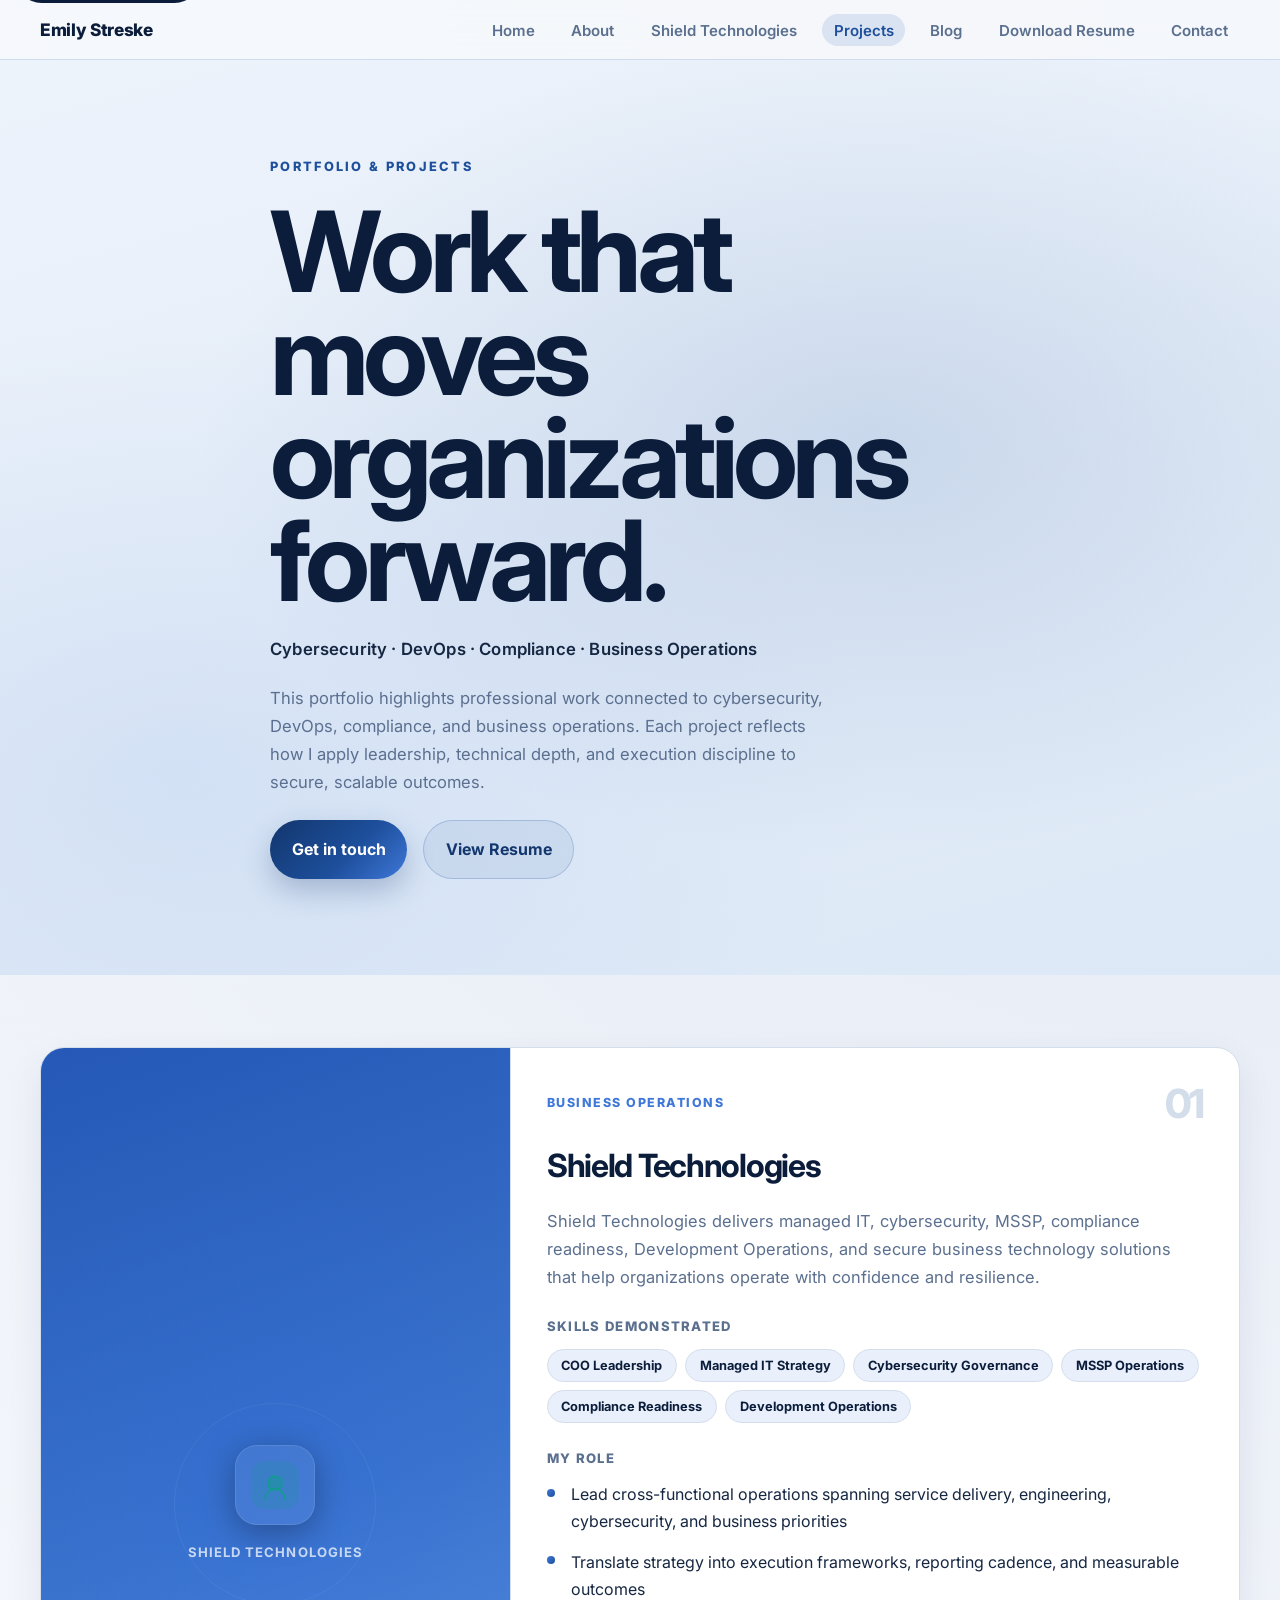
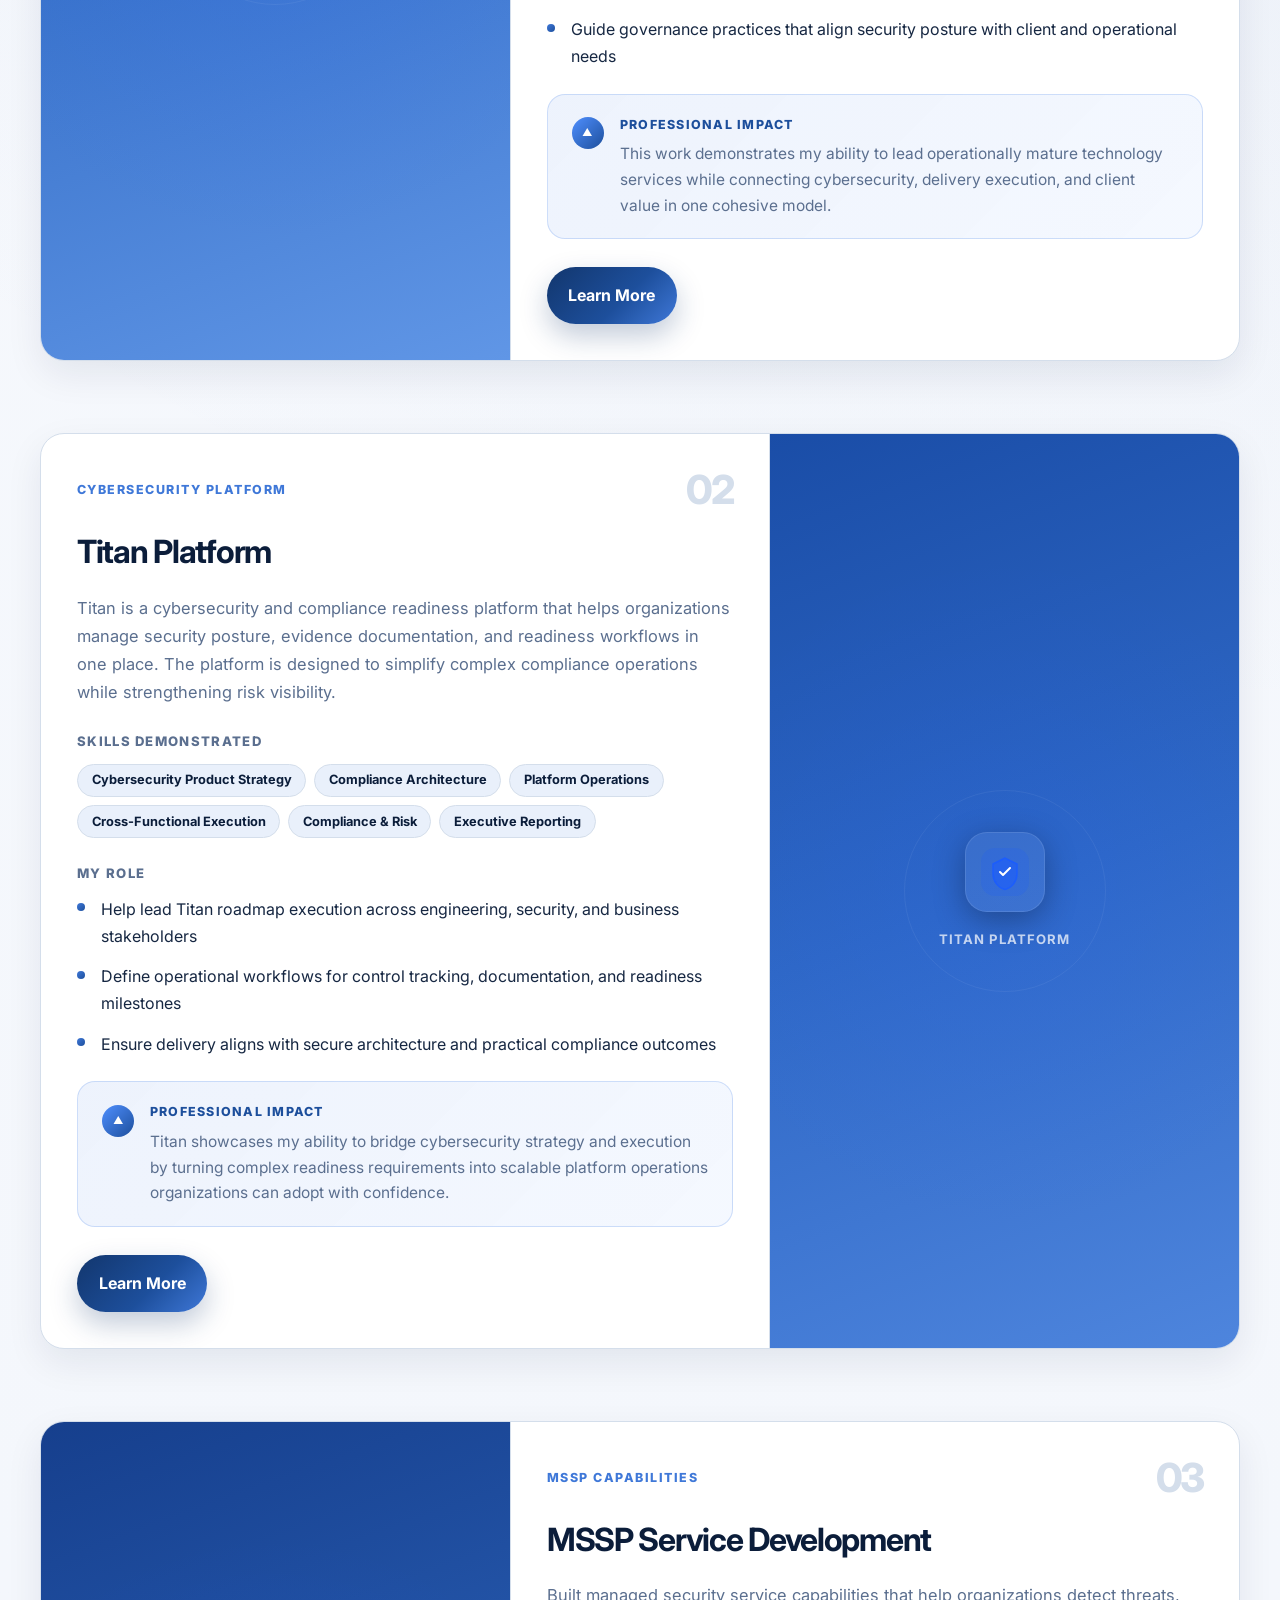
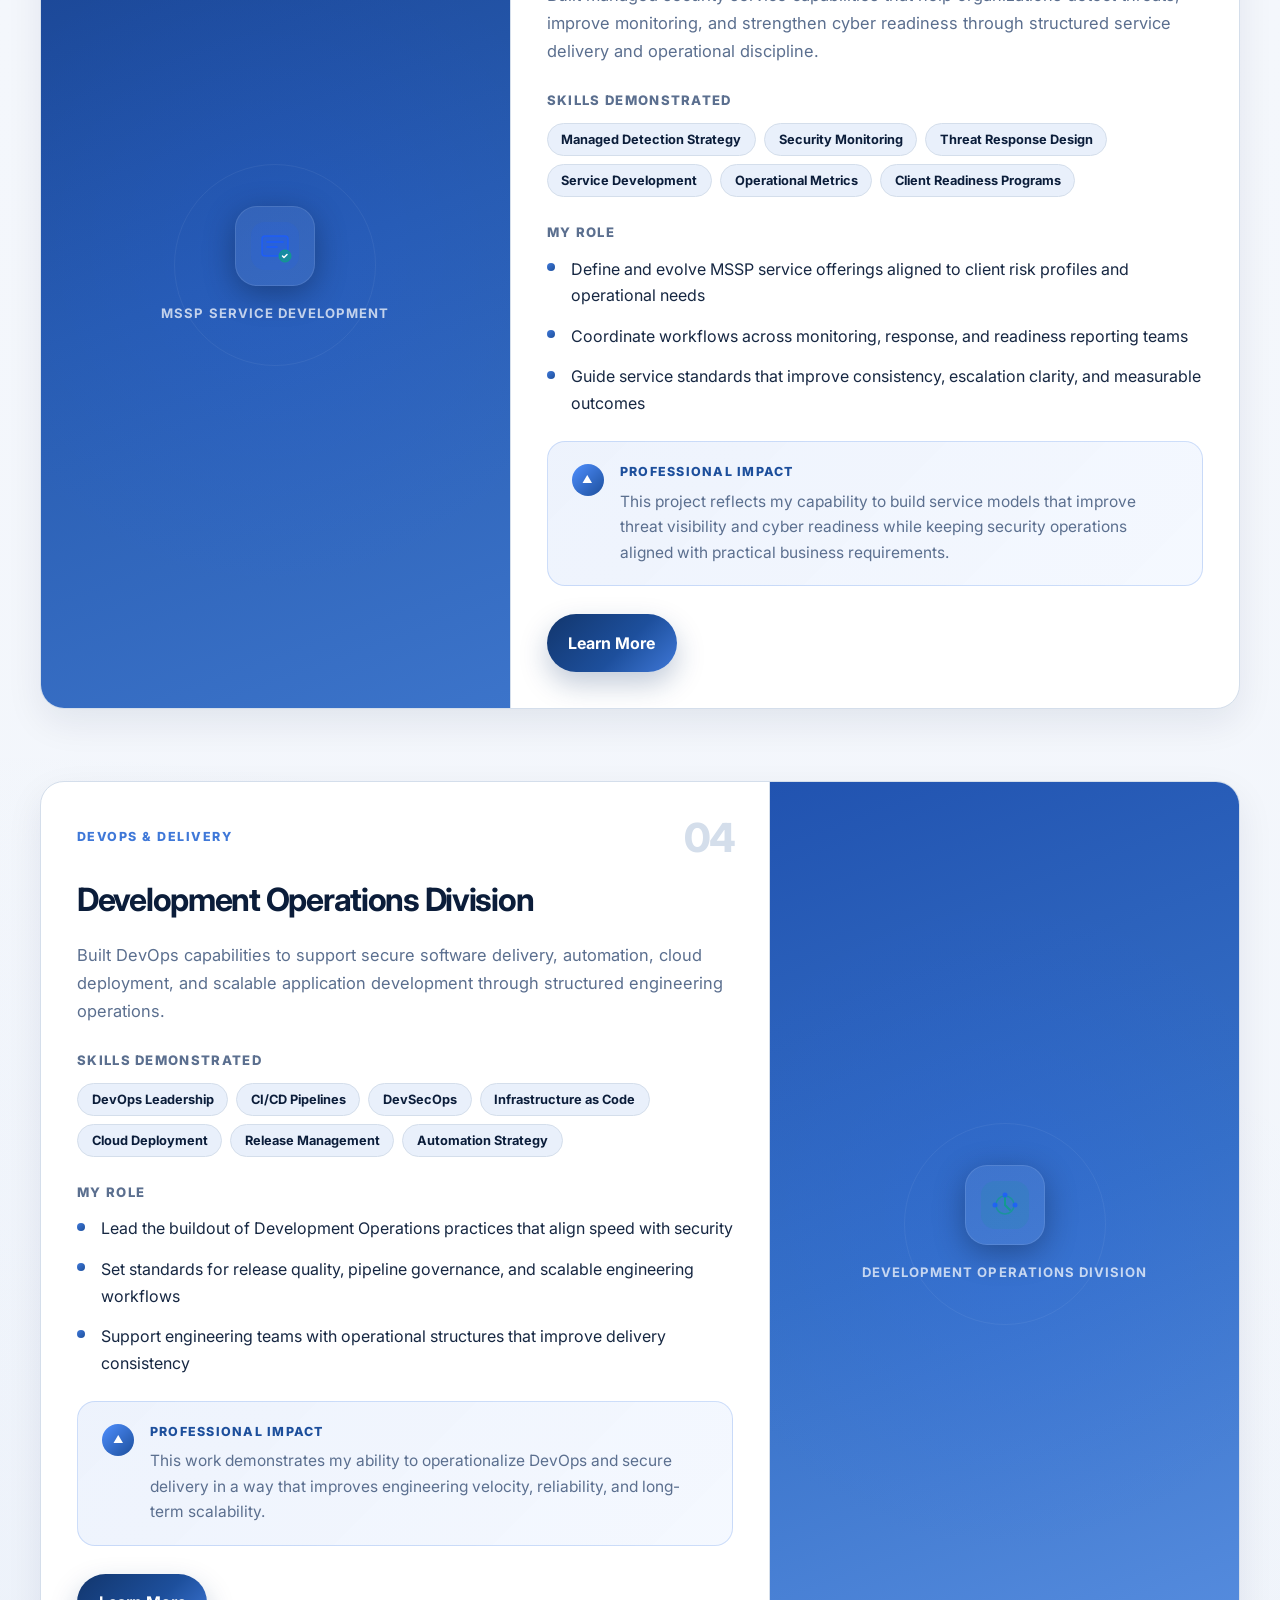
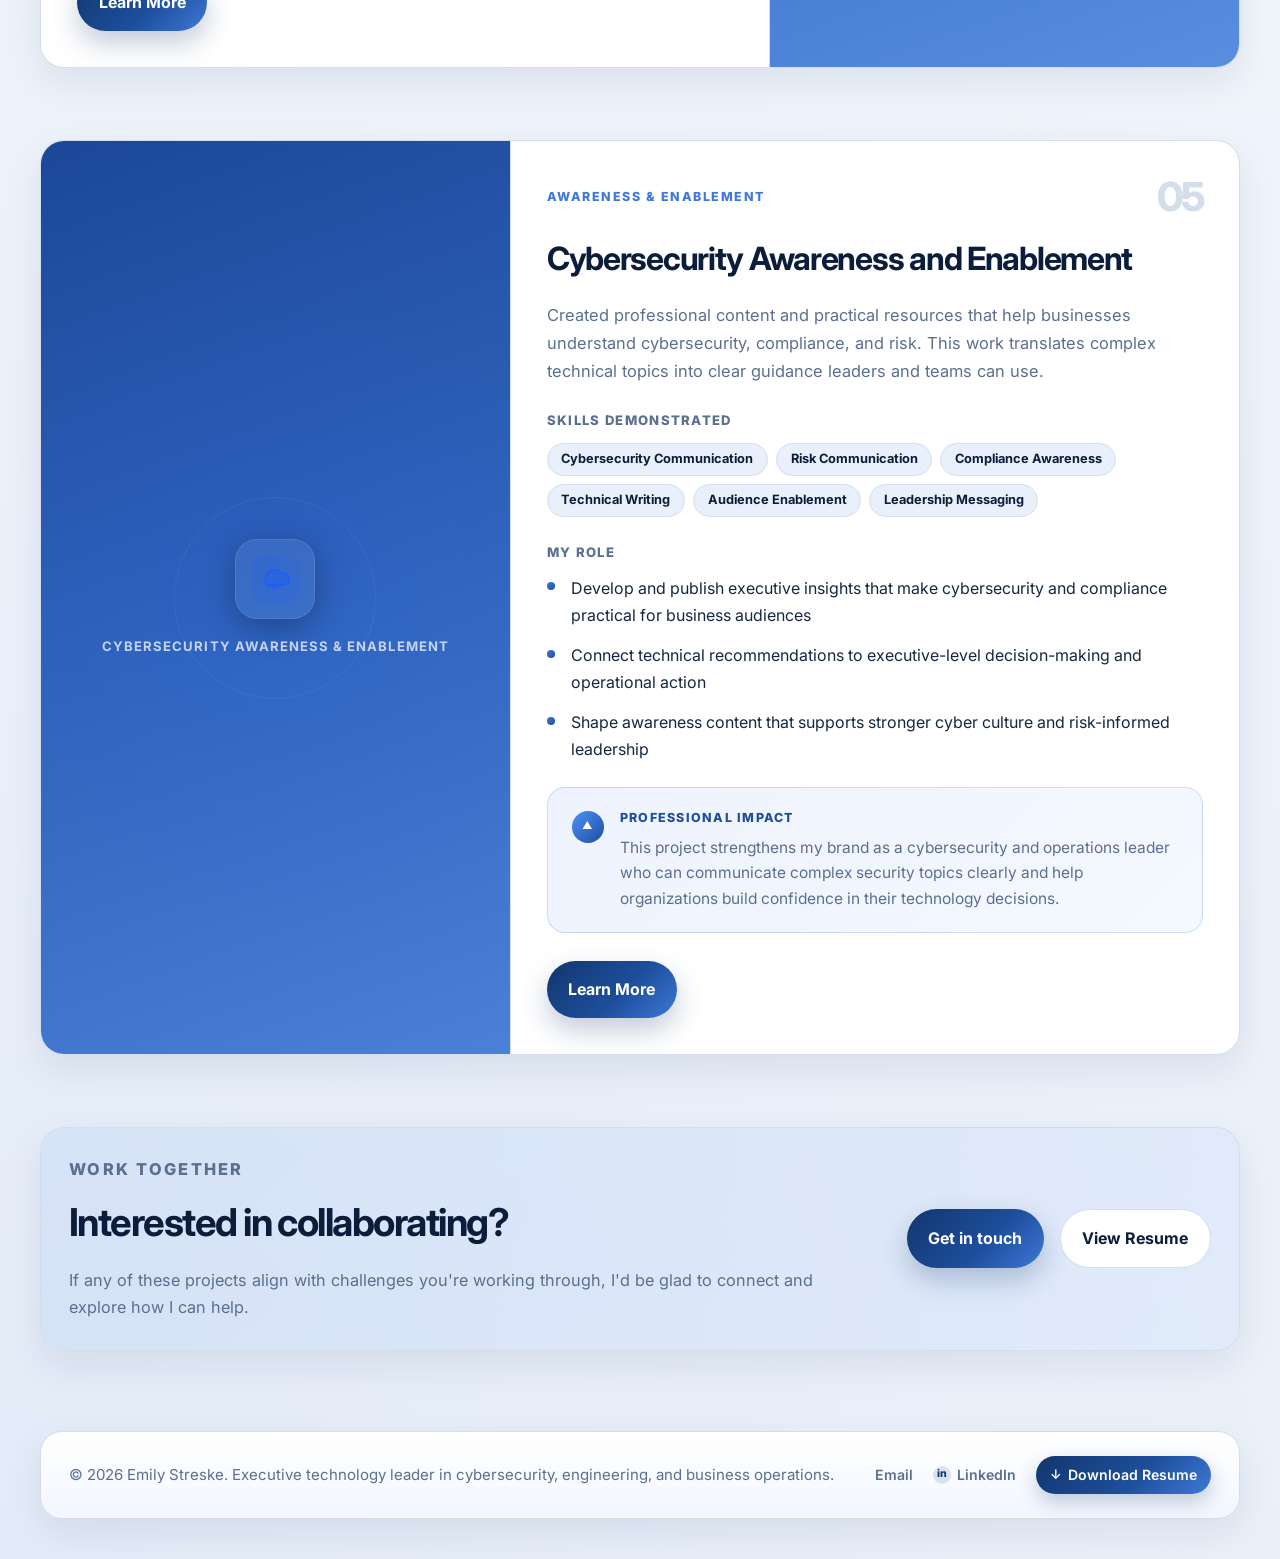
<file: projects.html>
<!DOCTYPE html>
<html lang="en">
<head>
  <meta charset="UTF-8" />
  <meta name="viewport" content="width=device-width, initial-scale=1.0" />
  <title>Projects | Emily Streske · Executive Technology Leader</title>
  <meta
    name="description"
    content="Professional work across Shield Technologies, Titan Platform, MSSP service development, DevOps operations, cybersecurity leadership, and business operations execution."
  />
  <meta name="author" content="Emily Streske" />
  <meta name="keywords" content="Emily Streske, cybersecurity, software engineering, DevOps, business operations, Shield Technologies, MSSP, compliance readiness, secure technology solutions, cloud operations" />
  <link rel="icon" type="image/svg+xml" href="assets/icons/favicon.svg" />
  <meta property="og:title" content="Projects | Emily Streske · Executive Technology Leader" />
  <meta property="og:description" content="A showcase of my work across compliance platforms, cybersecurity consulting, DevOps delivery, and cloud solutions." />
  <meta property="og:type" content="website" />
  <meta property="og:url" content="https://emilystreske3.github.io/emily-streske/projects.html" />
  <meta property="og:image" content="https://emilystreske3.github.io/emily-streske/assets/images/STRESKE-56.jpg" />
  <link rel="preconnect" href="https://fonts.googleapis.com" />
  <link rel="preconnect" href="https://fonts.gstatic.com" crossorigin />
  <link
    href="https://fonts.googleapis.com/css2?family=Inter:wght@400;500;600;700;800&display=swap"
    rel="stylesheet"
  />
  <link rel="stylesheet" href="styles.css" />
</head>
<body class="projects-page">
  <a class="skip-link" href="#main-content">Skip to main content</a>

  <header class="site-header">
    <nav class="navbar" aria-label="Primary">
      <a class="logo" href="index.html">Emily Streske</a>

      <button
        class="menu-toggle"
        id="menuToggle"
        type="button"
        aria-expanded="false"
        aria-controls="navLinks"
        aria-label="Open navigation menu"
      >
        <span></span>
        <span></span>
        <span></span>
      </button>

      <ul class="nav-links" id="navLinks">
        <li><a href="index.html">Home</a></li>
        <li><a href="about.html">About</a></li>
        <li><a href="index.html#shield-technologies">Shield Technologies</a></li>
        <li><a href="projects.html" aria-current="page">Projects</a></li>
        <li><a href="blog/index.html">Blog</a></li>
        <li><a href="resume.html">Download Resume</a></li>
        <li><a href="contact.html">Contact</a></li>
      </ul>
    </nav>
  </header>

  <main id="main-content">

    <!-- Hero -->
    <section class="hero-section page-hero">
      <div class="page-hero-grid page-hero-grid--narrow">
        <div class="page-hero-copy">
          <p class="eyebrow">Portfolio &amp; Projects</p>
          <h1 class="page-title">Work that moves organizations forward.</h1>
          <p class="page-subtitle">Cybersecurity · DevOps · Compliance · Business Operations</p>
          <p class="page-summary">
            This portfolio highlights professional work connected to cybersecurity, DevOps,
            compliance, and business operations. Each project reflects how I apply leadership,
            technical depth, and execution discipline to secure, scalable outcomes.
          </p>
          <div class="hero-actions">
            <a class="btn primary" href="contact.html">Get in touch</a>
            <a class="btn ghost" href="resume.html">View Resume</a>
          </div>
        </div>
      </div>
    </section>

    <!-- Project 1 — Shield Technologies -->
    <section class="section projects-page-section" id="shield">
      <article class="showcase-card">
        <div class="showcase-screenshot showcase-screenshot--shield" aria-label="Shield Technologies visual placeholder" role="img">
          <div class="showcase-screenshot-inner">
            <div class="showcase-icon" aria-hidden="true">
              <svg width="48" height="48" viewBox="0 0 48 48" fill="none" xmlns="http://www.w3.org/2000/svg" aria-hidden="true">
                <rect width="48" height="48" rx="14" fill="rgba(15,157,139,0.18)"/>
                <circle cx="24" cy="22" r="7" fill="rgba(15,157,139,0.4)" stroke="rgba(15,157,139,0.9)" stroke-width="1.5"/>
                <path d="M14 38c0-5.52 4.48-10 10-10s10 4.48 10 10" stroke="rgba(15,157,139,0.9)" stroke-width="1.5" stroke-linecap="round"/>
              </svg>
            </div>
            <p class="showcase-screenshot-label">Shield Technologies</p>
          </div>
        </div>

        <div class="showcase-body">
          <div class="showcase-meta">
            <span class="project-tag">Business Operations</span>
            <span class="showcase-number" aria-hidden="true">01</span>
          </div>

          <h2 class="showcase-title">Shield Technologies</h2>

          <p class="showcase-summary">
            Shield Technologies delivers managed IT, cybersecurity, MSSP, compliance readiness,
            Development Operations, and secure business technology solutions that help organizations
            operate with confidence and resilience.
          </p>

          <div class="showcase-tech">
            <h3 class="showcase-sub-heading">Skills Demonstrated</h3>
            <ul class="tech-tags" aria-label="Technologies used">
              <li class="tech-tag">COO Leadership</li>
              <li class="tech-tag">Managed IT Strategy</li>
              <li class="tech-tag">Cybersecurity Governance</li>
              <li class="tech-tag">MSSP Operations</li>
              <li class="tech-tag">Compliance Readiness</li>
              <li class="tech-tag">Development Operations</li>
            </ul>
          </div>

          <div class="showcase-accomplishments">
            <h3 class="showcase-sub-heading">My Role</h3>
            <ul class="check-list showcase-list">
              <li>Lead cross-functional operations spanning service delivery, engineering, cybersecurity, and business priorities</li>
              <li>Translate strategy into execution frameworks, reporting cadence, and measurable outcomes</li>
              <li>Guide governance practices that align security posture with client and operational needs</li>
            </ul>
          </div>

          <div class="showcase-impact">
            <div class="showcase-impact-icon" aria-hidden="true">&#9650;</div>
            <div>
              <p class="showcase-impact-label">Professional Impact</p>
              <p class="showcase-impact-text">
                This work demonstrates my ability to lead operationally mature technology services
                while connecting cybersecurity, delivery execution, and client value in one cohesive
                model.
              </p>
            </div>
          </div>

          <div class="showcase-footer">
            <a class="btn primary" href="contact.html" aria-label="Learn more about Shield Technologies">Learn More</a>
          </div>
        </div>
      </article>
    </section>

    <!-- Project 2 — Titan Platform -->
    <section class="section projects-page-section" id="titan">
      <article class="showcase-card showcase-card--reverse">
        <div class="showcase-screenshot showcase-screenshot--titan" aria-label="Titan Platform visual placeholder" role="img">
          <div class="showcase-screenshot-inner">
            <div class="showcase-icon" aria-hidden="true">
              <svg width="48" height="48" viewBox="0 0 48 48" fill="none" xmlns="http://www.w3.org/2000/svg" aria-hidden="true">
                <rect width="48" height="48" rx="14" fill="rgba(27,92,255,0.18)"/>
                <path d="M24 10L12 16v10c0 7.18 5.14 13.9 12 15.5C30.86 39.9 36 33.18 36 26V16L24 10z" fill="rgba(27,92,255,0.55)" stroke="rgba(27,92,255,0.9)" stroke-width="1.5"/>
                <path d="M19 24l3 3 7-7" stroke="#fff" stroke-width="2" stroke-linecap="round" stroke-linejoin="round"/>
              </svg>
            </div>
            <p class="showcase-screenshot-label">Titan Platform</p>
          </div>
        </div>

        <div class="showcase-body">
          <div class="showcase-meta">
            <span class="project-tag">Cybersecurity Platform</span>
            <span class="showcase-number" aria-hidden="true">02</span>
          </div>

          <h2 class="showcase-title">Titan Platform</h2>

          <p class="showcase-summary">
            Titan is a cybersecurity and compliance readiness platform that helps organizations
            manage security posture, evidence documentation, and readiness workflows in one place.
            The platform is designed to simplify complex compliance operations while strengthening
            risk visibility.
          </p>

          <div class="showcase-tech">
            <h3 class="showcase-sub-heading">Skills Demonstrated</h3>
            <ul class="tech-tags" aria-label="Domains and disciplines">
              <li class="tech-tag">Cybersecurity Product Strategy</li>
              <li class="tech-tag">Compliance Architecture</li>
              <li class="tech-tag">Platform Operations</li>
              <li class="tech-tag">Cross-Functional Execution</li>
              <li class="tech-tag">Compliance &amp; Risk</li>
              <li class="tech-tag">Executive Reporting</li>
            </ul>
          </div>

          <div class="showcase-accomplishments">
            <h3 class="showcase-sub-heading">My Role</h3>
            <ul class="check-list showcase-list">
              <li>Help lead Titan roadmap execution across engineering, security, and business stakeholders</li>
              <li>Define operational workflows for control tracking, documentation, and readiness milestones</li>
              <li>Ensure delivery aligns with secure architecture and practical compliance outcomes</li>
            </ul>
          </div>

          <div class="showcase-impact">
            <div class="showcase-impact-icon" aria-hidden="true">&#9650;</div>
            <div>
              <p class="showcase-impact-label">Professional Impact</p>
              <p class="showcase-impact-text">
                Titan showcases my ability to bridge cybersecurity strategy and execution by turning
                complex readiness requirements into scalable platform operations organizations can
                adopt with confidence.
              </p>
            </div>
          </div>

          <div class="showcase-footer">
            <a class="btn primary" href="contact.html" aria-label="Learn more about Titan Platform">Learn More</a>
          </div>
        </div>
      </article>
    </section>

    <!-- Project 3 — MSSP Service Development -->
    <section class="section projects-page-section" id="mssp">
      <article class="showcase-card">
        <div class="showcase-screenshot showcase-screenshot--consulting" aria-label="MSSP Service Development visual placeholder" role="img">
          <div class="showcase-screenshot-inner">
            <div class="showcase-icon" aria-hidden="true">
              <svg width="48" height="48" viewBox="0 0 48 48" fill="none" xmlns="http://www.w3.org/2000/svg" aria-hidden="true">
                <rect width="48" height="48" rx="14" fill="rgba(27,92,255,0.12)"/>
                <rect x="11" y="14" width="26" height="20" rx="3" fill="rgba(27,92,255,0.3)" stroke="rgba(27,92,255,0.8)" stroke-width="1.5"/>
                <path d="M16 20h16M16 25h10" stroke="rgba(27,92,255,0.9)" stroke-width="1.5" stroke-linecap="round"/>
                <circle cx="34" cy="34" r="6" fill="rgba(15,157,139,0.7)" stroke="rgba(15,157,139,1)" stroke-width="1"/>
                <path d="M31.5 34l1.5 1.5 3-3" stroke="#fff" stroke-width="1.5" stroke-linecap="round" stroke-linejoin="round"/>
              </svg>
            </div>
            <p class="showcase-screenshot-label">MSSP Service Development</p>
          </div>
        </div>

        <div class="showcase-body">
          <div class="showcase-meta">
            <span class="project-tag">MSSP Capabilities</span>
            <span class="showcase-number" aria-hidden="true">03</span>
          </div>

          <h2 class="showcase-title">MSSP Service Development</h2>

          <p class="showcase-summary">
            Built managed security service capabilities that help organizations detect threats,
            improve monitoring, and strengthen cyber readiness through structured service delivery
            and operational discipline.
          </p>

          <div class="showcase-tech">
            <h3 class="showcase-sub-heading">Skills Demonstrated</h3>
            <ul class="tech-tags" aria-label="Frameworks and methods">
              <li class="tech-tag">Managed Detection Strategy</li>
              <li class="tech-tag">Security Monitoring</li>
              <li class="tech-tag">Threat Response Design</li>
              <li class="tech-tag">Service Development</li>
              <li class="tech-tag">Operational Metrics</li>
              <li class="tech-tag">Client Readiness Programs</li>
            </ul>
          </div>

          <div class="showcase-accomplishments">
            <h3 class="showcase-sub-heading">My Role</h3>
            <ul class="check-list showcase-list">
              <li>Define and evolve MSSP service offerings aligned to client risk profiles and operational needs</li>
              <li>Coordinate workflows across monitoring, response, and readiness reporting teams</li>
              <li>Guide service standards that improve consistency, escalation clarity, and measurable outcomes</li>
            </ul>
          </div>

          <div class="showcase-impact">
            <div class="showcase-impact-icon" aria-hidden="true">&#9650;</div>
            <div>
              <p class="showcase-impact-label">Professional Impact</p>
              <p class="showcase-impact-text">
                This project reflects my capability to build service models that improve threat
                visibility and cyber readiness while keeping security operations aligned with
                practical business requirements.
              </p>
            </div>
          </div>

          <div class="showcase-footer">
            <a class="btn primary" href="contact.html" aria-label="Learn more about MSSP Service Development">Learn More</a>
          </div>
        </div>
      </article>
    </section>

    <!-- Project 4 — Development Operations Division -->
    <section class="section projects-page-section" id="devops-division">
      <article class="showcase-card showcase-card--reverse">
        <div class="showcase-screenshot showcase-screenshot--devops" aria-label="Development Operations Division visual placeholder" role="img">
          <div class="showcase-screenshot-inner">
            <div class="showcase-icon" aria-hidden="true">
              <svg width="48" height="48" viewBox="0 0 48 48" fill="none" xmlns="http://www.w3.org/2000/svg" aria-hidden="true">
                <rect width="48" height="48" rx="14" fill="rgba(15,157,139,0.14)"/>
                <circle cx="24" cy="24" r="9" fill="none" stroke="rgba(15,157,139,0.7)" stroke-width="1.5"/>
                <path d="M24 15v9l5 5" stroke="rgba(15,157,139,0.9)" stroke-width="2" stroke-linecap="round" stroke-linejoin="round"/>
                <circle cx="14" cy="24" r="2.5" fill="rgba(27,92,255,0.8)"/>
                <circle cx="34" cy="24" r="2.5" fill="rgba(27,92,255,0.8)"/>
                <circle cx="24" cy="14" r="2.5" fill="rgba(27,92,255,0.8)"/>
              </svg>
            </div>
            <p class="showcase-screenshot-label">Development Operations Division</p>
          </div>
        </div>

        <div class="showcase-body">
          <div class="showcase-meta">
            <span class="project-tag">DevOps &amp; Delivery</span>
            <span class="showcase-number" aria-hidden="true">04</span>
          </div>

          <h2 class="showcase-title">Development Operations Division</h2>

          <p class="showcase-summary">
            Built DevOps capabilities to support secure software delivery, automation, cloud
            deployment, and scalable application development through structured engineering
            operations.
          </p>

          <div class="showcase-tech">
            <h3 class="showcase-sub-heading">Skills Demonstrated</h3>
            <ul class="tech-tags" aria-label="Technologies and practices">
              <li class="tech-tag">DevOps Leadership</li>
              <li class="tech-tag">CI/CD Pipelines</li>
              <li class="tech-tag">DevSecOps</li>
              <li class="tech-tag">Infrastructure as Code</li>
              <li class="tech-tag">Cloud Deployment</li>
              <li class="tech-tag">Release Management</li>
              <li class="tech-tag">Automation Strategy</li>
            </ul>
          </div>

          <div class="showcase-accomplishments">
            <h3 class="showcase-sub-heading">My Role</h3>
            <ul class="check-list showcase-list">
              <li>Lead the buildout of Development Operations practices that align speed with security</li>
              <li>Set standards for release quality, pipeline governance, and scalable engineering workflows</li>
              <li>Support engineering teams with operational structures that improve delivery consistency</li>
            </ul>
          </div>

          <div class="showcase-impact">
            <div class="showcase-impact-icon" aria-hidden="true">&#9650;</div>
            <div>
              <p class="showcase-impact-label">Professional Impact</p>
              <p class="showcase-impact-text">
                This work demonstrates my ability to operationalize DevOps and secure delivery in a
                way that improves engineering velocity, reliability, and long-term scalability.
              </p>
            </div>
          </div>

          <div class="showcase-footer">
            <a class="btn primary" href="contact.html" aria-label="Learn more about Development Operations Division">Learn More</a>
          </div>
        </div>
      </article>
    </section>

    <!-- Project 5 — Cybersecurity Awareness and Enablement -->
    <section class="section projects-page-section" id="cyber-awareness-enable">
      <article class="showcase-card">
        <div class="showcase-screenshot showcase-screenshot--cloud" aria-label="Cybersecurity Awareness and Enablement visual placeholder" role="img">
          <div class="showcase-screenshot-inner">
            <div class="showcase-icon" aria-hidden="true">
              <svg width="48" height="48" viewBox="0 0 48 48" fill="none" xmlns="http://www.w3.org/2000/svg" aria-hidden="true">
                <rect width="48" height="48" rx="14" fill="rgba(27,92,255,0.14)"/>
                <path d="M32 30a6 6 0 000-12 5.97 5.97 0 00-1.09.1A8 8 0 1016 29.94V30h16z" fill="rgba(27,92,255,0.35)" stroke="rgba(27,92,255,0.85)" stroke-width="1.5" stroke-linejoin="round"/>
                <path d="M22 35v-6M18 33l4-4 4 4" stroke="rgba(27,92,255,0.9)" stroke-width="1.5" stroke-linecap="round" stroke-linejoin="round"/>
              </svg>
            </div>
            <p class="showcase-screenshot-label">Cybersecurity Awareness &amp; Enablement</p>
          </div>
        </div>

        <div class="showcase-body">
          <div class="showcase-meta">
            <span class="project-tag">Awareness &amp; Enablement</span>
            <span class="showcase-number" aria-hidden="true">05</span>
          </div>

          <h2 class="showcase-title">Cybersecurity Awareness and Enablement</h2>

          <p class="showcase-summary">
            Created professional content and practical resources that help businesses understand
            cybersecurity, compliance, and risk. This work translates complex technical topics into
            clear guidance leaders and teams can use.
          </p>

          <div class="showcase-tech">
            <h3 class="showcase-sub-heading">Skills Demonstrated</h3>
            <ul class="tech-tags" aria-label="Technologies and platforms">
              <li class="tech-tag">Cybersecurity Communication</li>
              <li class="tech-tag">Risk Communication</li>
              <li class="tech-tag">Compliance Awareness</li>
              <li class="tech-tag">Technical Writing</li>
              <li class="tech-tag">Audience Enablement</li>
              <li class="tech-tag">Leadership Messaging</li>
            </ul>
          </div>

          <div class="showcase-accomplishments">
            <h3 class="showcase-sub-heading">My Role</h3>
            <ul class="check-list showcase-list">
              <li>Develop and publish executive insights that make cybersecurity and compliance practical for business audiences</li>
              <li>Connect technical recommendations to executive-level decision-making and operational action</li>
              <li>Shape awareness content that supports stronger cyber culture and risk-informed leadership</li>
            </ul>
          </div>

          <div class="showcase-impact">
            <div class="showcase-impact-icon" aria-hidden="true">&#9650;</div>
            <div>
              <p class="showcase-impact-label">Professional Impact</p>
              <p class="showcase-impact-text">
                This project strengthens my brand as a cybersecurity and operations leader who can
                communicate complex security topics clearly and help organizations build confidence
                in their technology decisions.
              </p>
            </div>
          </div>

          <div class="showcase-footer">
            <a class="btn primary" href="blog/index.html" aria-label="Learn more through cybersecurity awareness and enablement insights">Learn More</a>
          </div>
        </div>
      </article>
    </section>

    <!-- CTA -->
    <section class="section projects-page-section projects-cta-section">
      <div class="resume-cta-card content-card">
        <div class="resume-cta-copy">
          <p class="eyebrow">Work Together</p>
          <h2>Interested in collaborating?</h2>
          <p class="section-intro">
            If any of these projects align with challenges you're working through, I'd be glad
            to connect and explore how I can help.
          </p>
        </div>
        <div class="resume-cta-actions">
          <a class="btn primary" href="contact.html">Get in touch</a>
          <a class="btn secondary" href="resume.html">View Resume</a>
        </div>
      </div>
    </section>

  </main>

  <footer class="footer">
    <div class="footer-inner">
      <p class="footer-copy">© 2026 Emily Streske. Executive technology leader in cybersecurity, engineering, and business operations.</p>
      <nav class="footer-links" aria-label="Footer">
        <a href="mailto:professional-email@example.com">Email</a>
        <a href="https://www.linkedin.com/in/emily-streske-110392222" target="_blank" rel="noopener noreferrer">LinkedIn</a>
        <a href="assets/resume/Emily_Streske_Executive_Resume_2026.pdf" target="_blank" rel="noopener noreferrer">Download Resume</a>
      </nav>
    </div>
  </footer>

  <script src="script.js"></script>
</body>
</html>
</file>
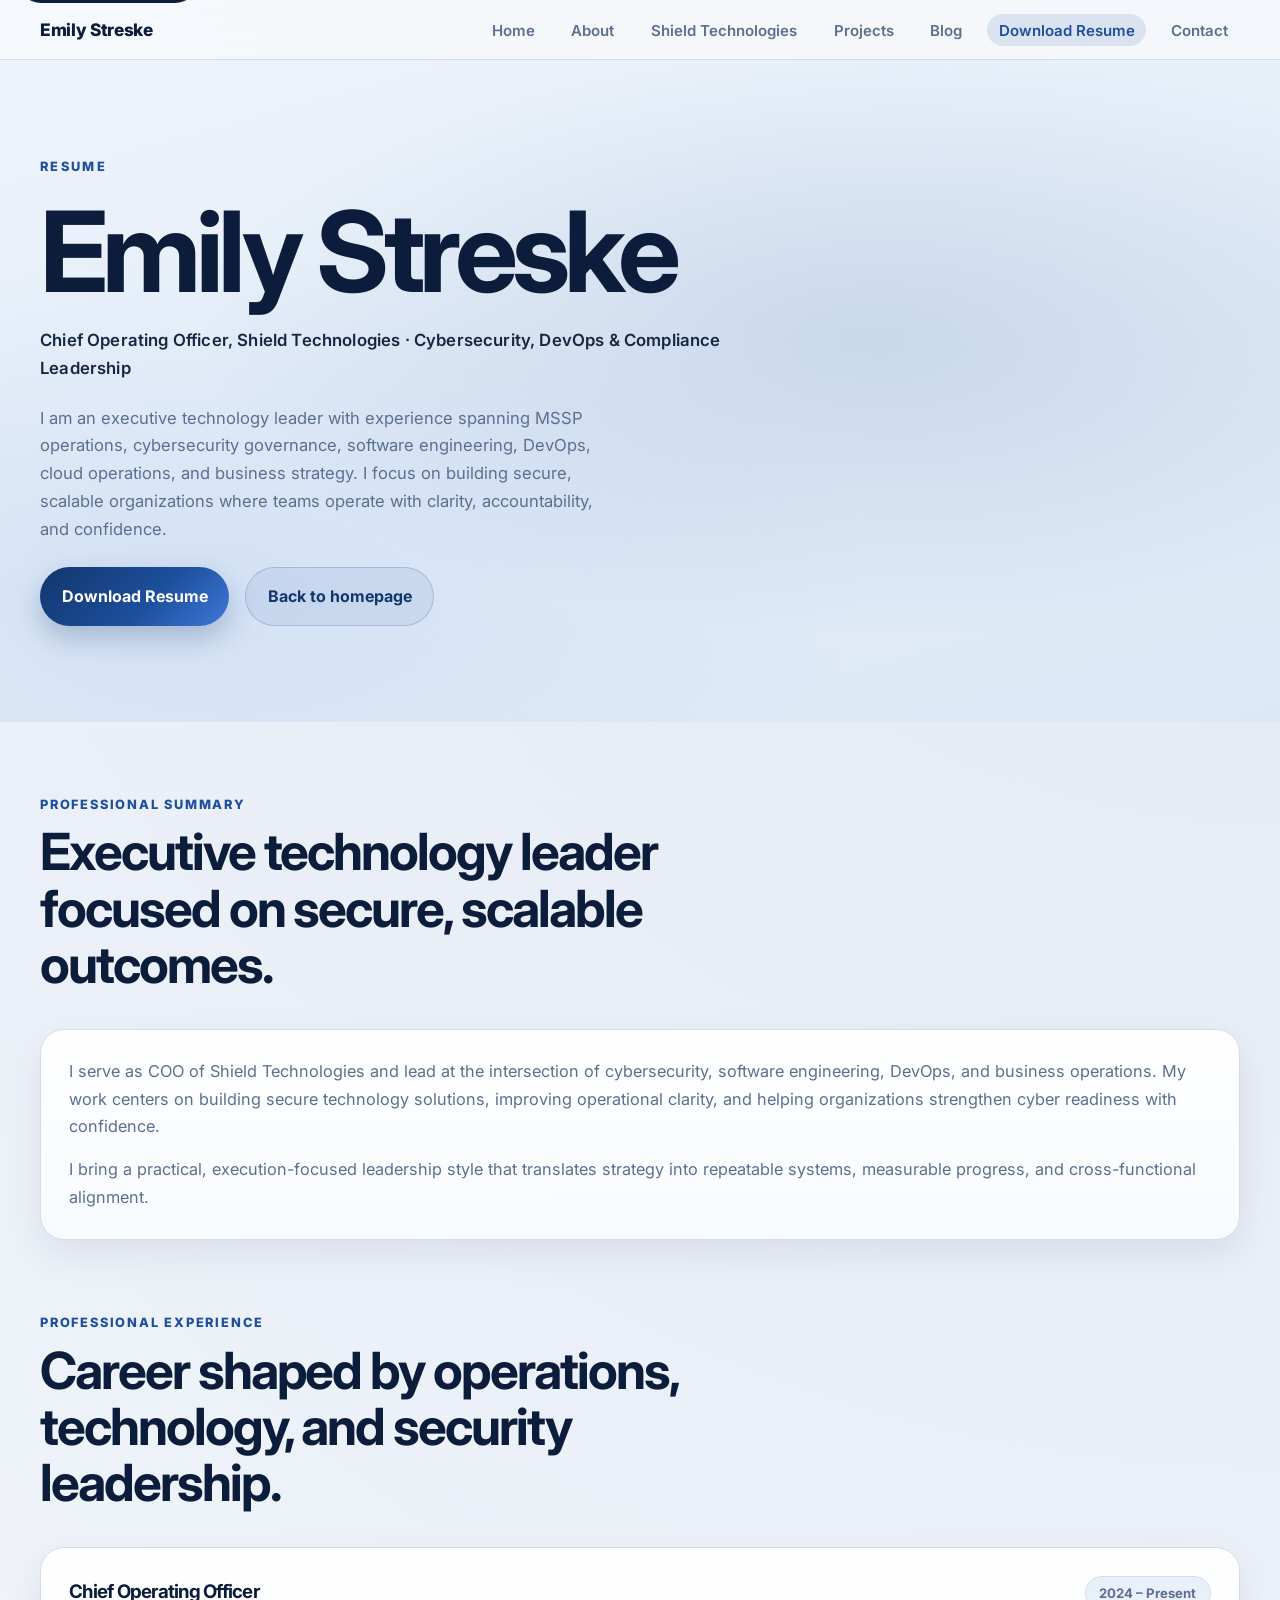
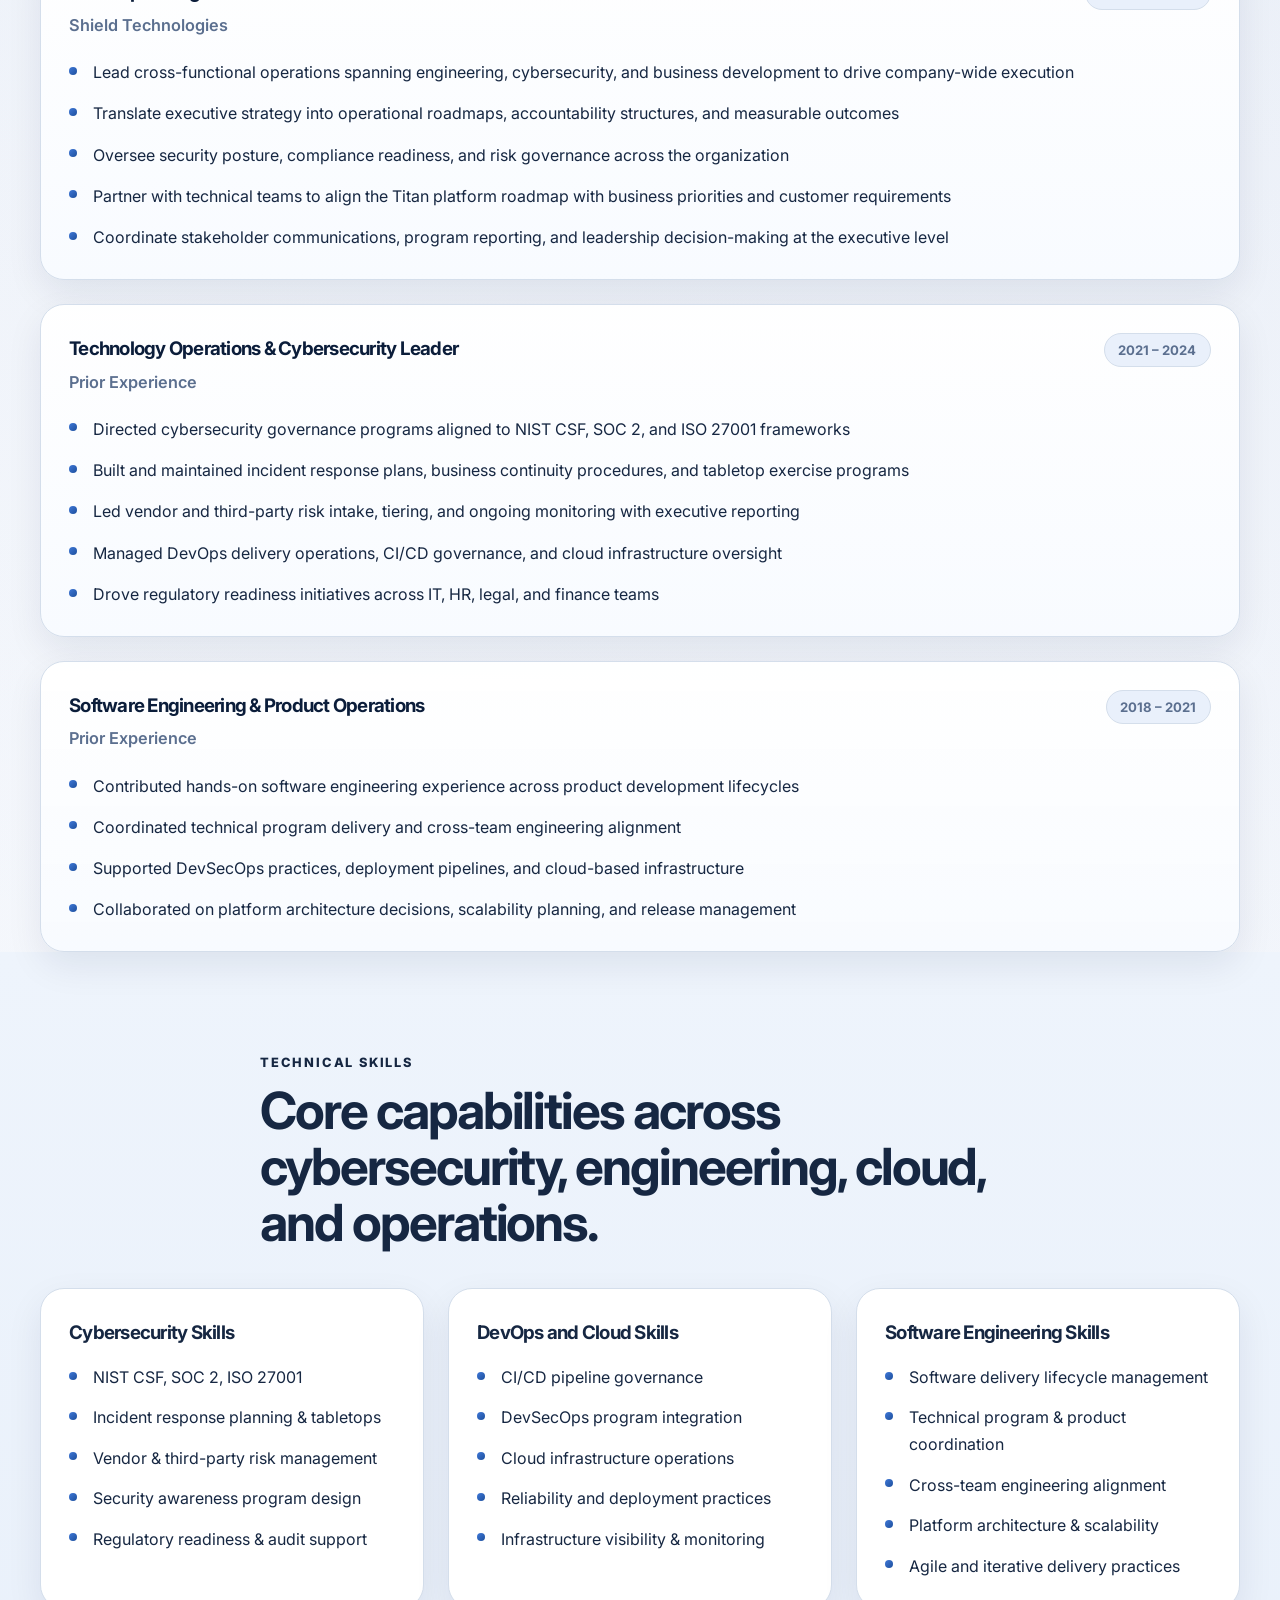
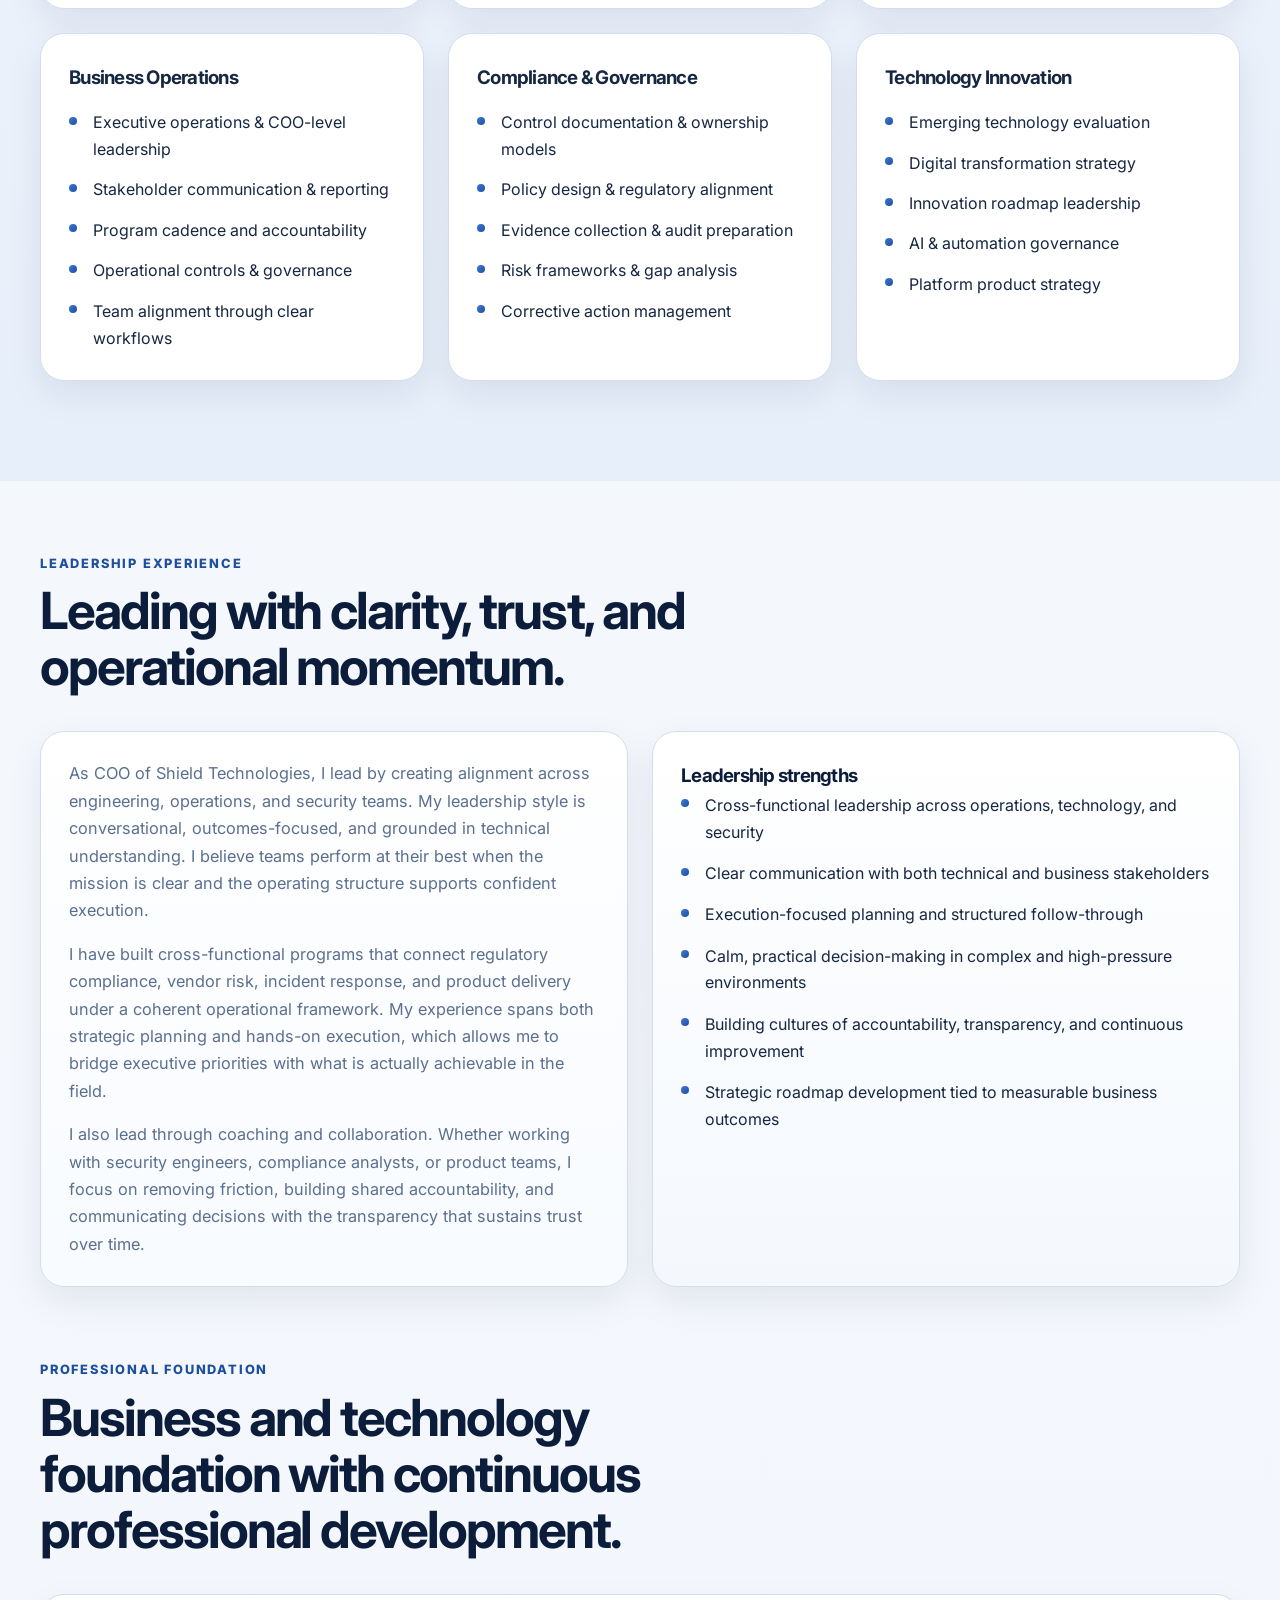
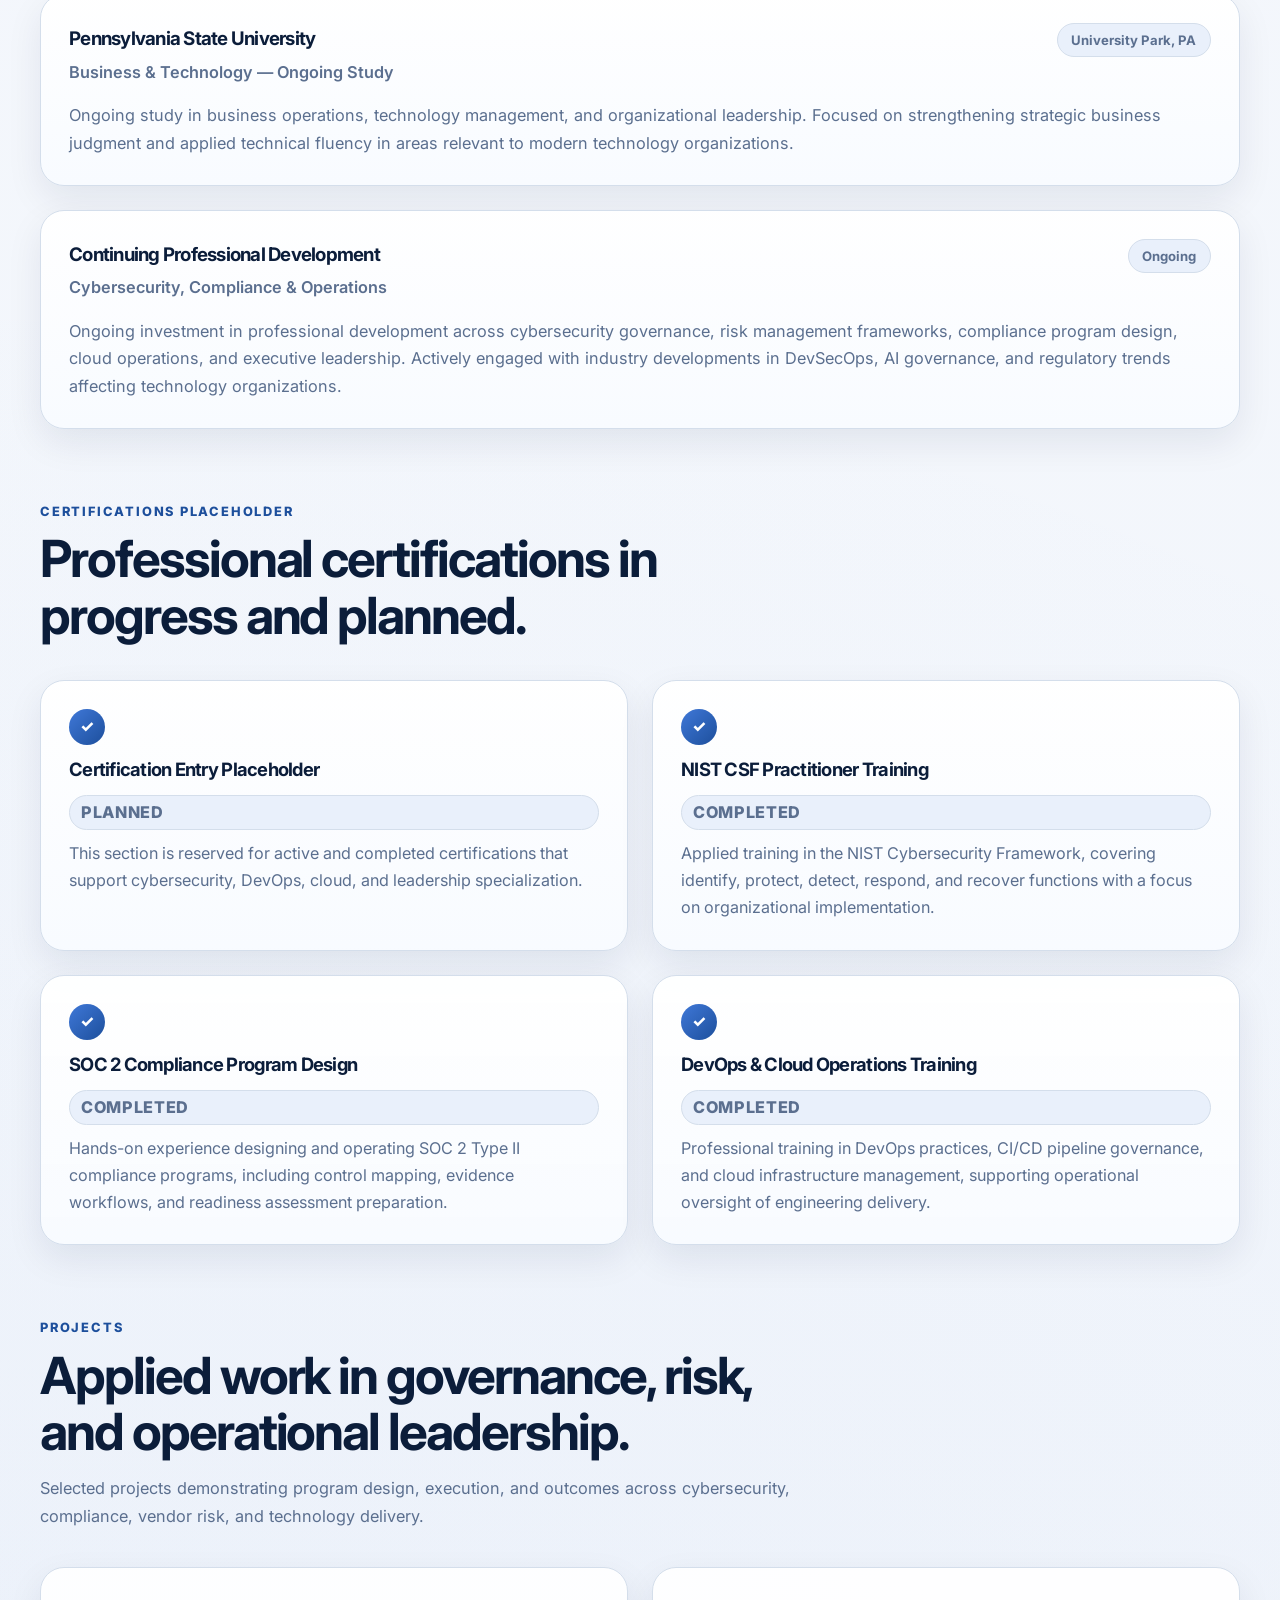
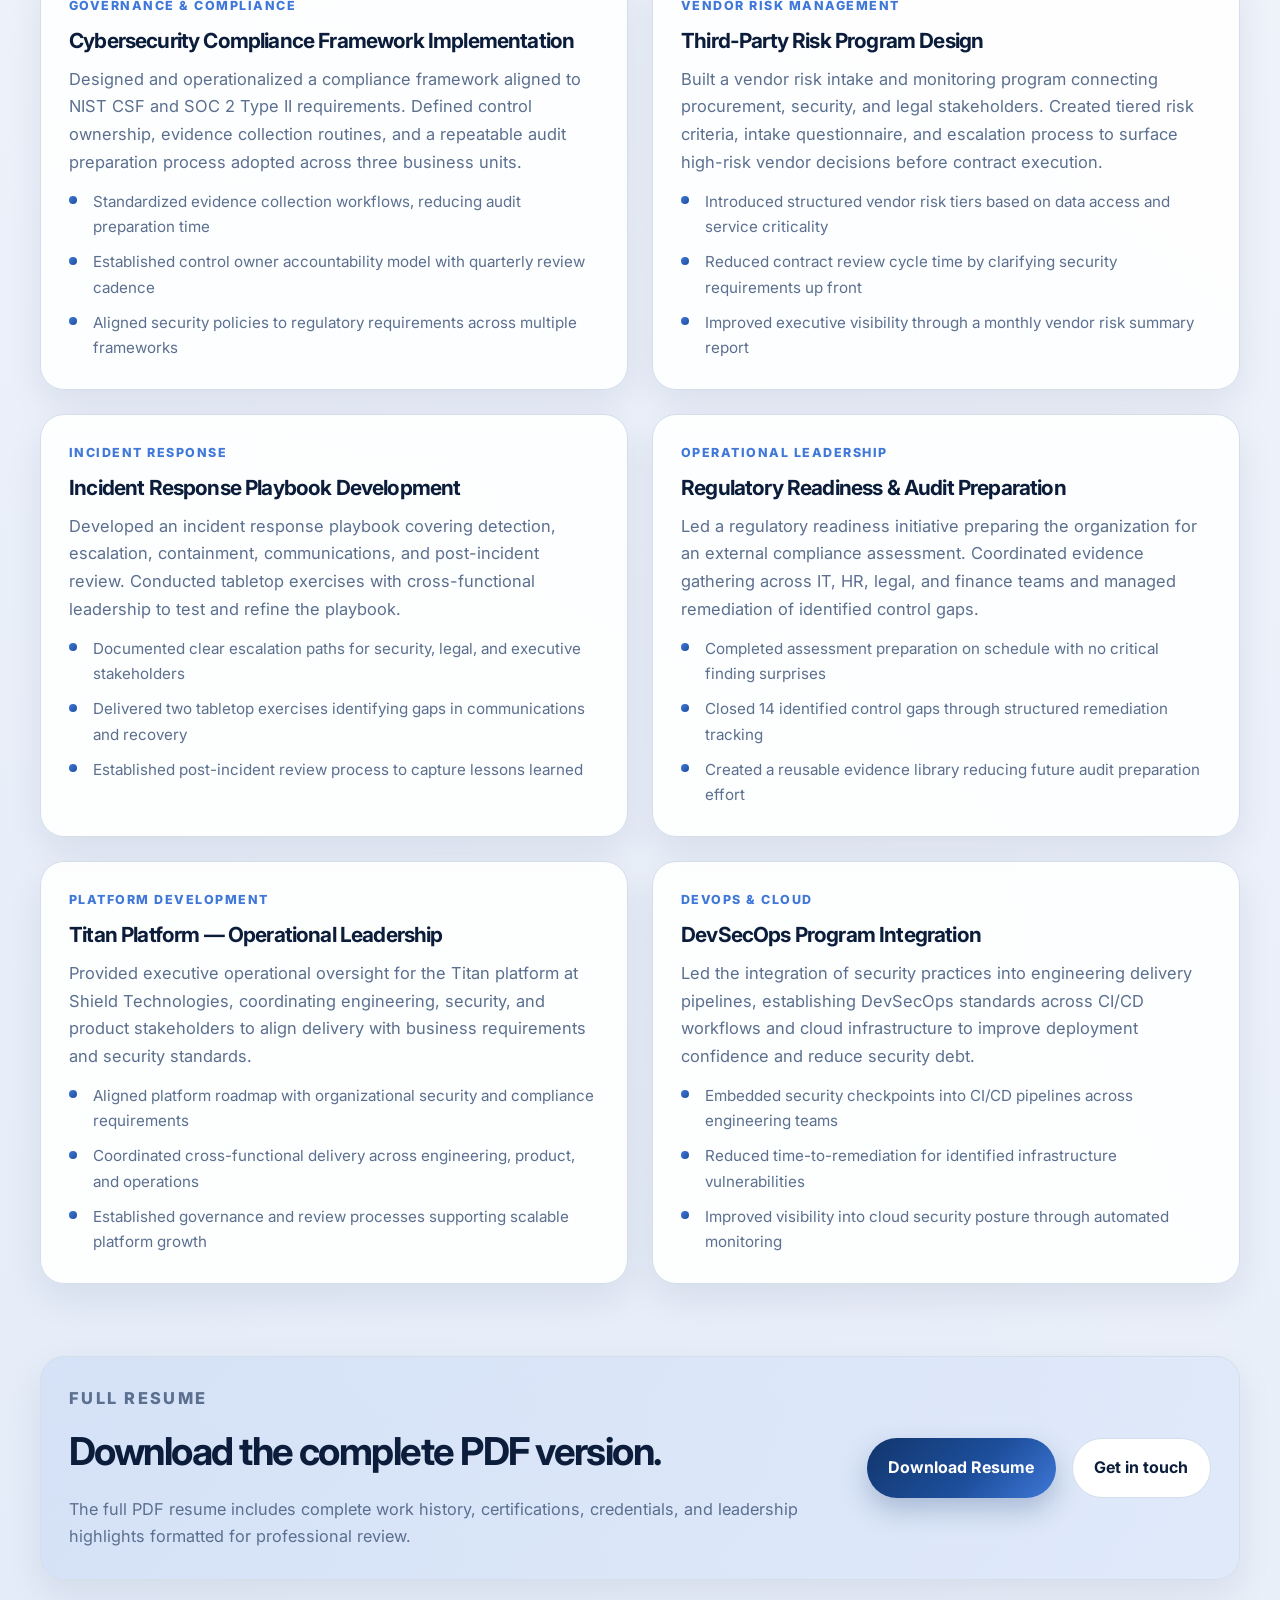
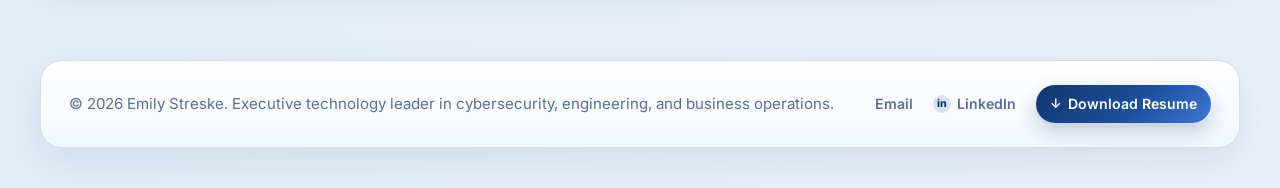
<file: resume.html>
<!DOCTYPE html>
<html lang="en">
<head>
  <meta charset="UTF-8" />
  <meta name="viewport" content="width=device-width, initial-scale=1.0" />
  <title>Resume | Emily Streske · Executive Technology Leader</title>
  <meta
    name="description"
    content="My resume as an executive technology leader, including professional experience, technical skills, leadership experience, certifications, credentials, and projects."
  />
  <meta name="author" content="Emily Streske" />
  <meta name="keywords" content="Emily Streske, cybersecurity, software engineering, DevOps, business operations, Shield Technologies, MSSP, compliance readiness, secure technology solutions, cloud operations" />
  <link rel="icon" type="image/svg+xml" href="assets/icons/favicon.svg" />
  <meta property="og:title" content="Resume | Emily Streske · Executive Technology Leader" />
  <meta property="og:description" content="My resume with professional experience, technical skills, leadership, certifications, credentials, and projects." />
  <meta property="og:type" content="website" />
  <meta property="og:url" content="https://emilystreske3.github.io/emily-streske/resume.html" />
  <meta property="og:image" content="https://emilystreske3.github.io/emily-streske/assets/images/STRESKE-56.jpg" />
  <link rel="preconnect" href="https://fonts.googleapis.com" />
  <link rel="preconnect" href="https://fonts.gstatic.com" crossorigin />
  <link
    href="https://fonts.googleapis.com/css2?family=Inter:wght@400;500;600;700;800&display=swap"
    rel="stylesheet"
  />
  <link rel="stylesheet" href="styles.css" />
</head>
<body class="resume-page">
  <a class="skip-link" href="#main-content">Skip to main content</a>

  <header class="site-header">
    <nav class="navbar" aria-label="Primary">
      <a class="logo" href="index.html">Emily Streske</a>

      <button
        class="menu-toggle"
        id="menuToggle"
        type="button"
        aria-expanded="false"
        aria-controls="navLinks"
        aria-label="Open navigation menu"
      >
        <span></span>
        <span></span>
        <span></span>
      </button>

      <ul class="nav-links" id="navLinks">
        <li><a href="index.html">Home</a></li>
        <li><a href="about.html">About</a></li>
        <li><a href="index.html#shield-technologies">Shield Technologies</a></li>
        <li><a href="projects.html">Projects</a></li>
        <li><a href="blog/index.html">Blog</a></li>
        <li><a href="resume.html" aria-current="page">Download Resume</a></li>
        <li><a href="contact.html">Contact</a></li>
      </ul>
    </nav>
  </header>

  <main id="main-content">
    <!-- Hero -->
    <section class="hero-section page-hero">
      <div class="page-hero-grid">
        <div class="page-hero-copy">
          <p class="eyebrow">Resume</p>
          <h1 class="page-title">Emily Streske</h1>
          <p class="page-subtitle">Chief Operating Officer, Shield Technologies &middot; Cybersecurity, DevOps &amp; Compliance Leadership</p>
          <p class="page-summary">
            I am an executive technology leader with experience spanning MSSP operations,
            cybersecurity governance, software engineering, DevOps, cloud operations, and business
            strategy. I focus on building secure, scalable organizations where teams operate with
            clarity, accountability, and confidence.
          </p>
          <div class="hero-actions">
            <a
              class="btn primary"
              href="assets/resume/Emily_Streske_Executive_Resume_2026.pdf"
              target="_blank"
              rel="noopener noreferrer"
              aria-label="Download Emily Streske's PDF resume (opens in new tab)"
            >
              Download Resume
            </a>
            <a class="btn ghost" href="index.html">Back to homepage</a>
          </div>
        </div>
      </div>
    </section>

    <!-- Professional Summary -->
    <section class="section resume-page-section" id="professional-summary">
      <div class="section-heading">
        <p class="eyebrow">Professional Summary</p>
        <h2>Executive technology leader focused on secure, scalable outcomes.</h2>
      </div>

      <div class="about-layout single-column-layout">
        <article class="content-card about-copy">
          <p>
            I serve as COO of Shield Technologies and lead at the intersection of cybersecurity,
            software engineering, DevOps, and business operations. My work centers on building
            secure technology solutions, improving operational clarity, and helping organizations
            strengthen cyber readiness with confidence.
          </p>
          <p>
            I bring a practical, execution-focused leadership style that translates strategy into
            repeatable systems, measurable progress, and cross-functional alignment.
          </p>
        </article>
      </div>
    </section>

    <!-- Professional Experience -->
    <section class="section resume-page-section" id="experience">
      <div class="section-heading">
        <p class="eyebrow">Professional Experience</p>
        <h2>Career shaped by operations, technology, and security leadership.</h2>
      </div>

      <div class="resume-timeline">

        <article class="content-card resume-entry">
          <div class="resume-entry-header">
            <div>
              <h3>Chief Operating Officer</h3>
              <p class="resume-org">Shield Technologies</p>
            </div>
            <span class="resume-date">2024 – Present</span>
          </div>
          <ul class="check-list resume-duties">
            <li>Lead cross-functional operations spanning engineering, cybersecurity, and business development to drive company-wide execution</li>
            <li>Translate executive strategy into operational roadmaps, accountability structures, and measurable outcomes</li>
            <li>Oversee security posture, compliance readiness, and risk governance across the organization</li>
            <li>Partner with technical teams to align the Titan platform roadmap with business priorities and customer requirements</li>
            <li>Coordinate stakeholder communications, program reporting, and leadership decision-making at the executive level</li>
          </ul>
        </article>

        <article class="content-card resume-entry">
          <div class="resume-entry-header">
            <div>
              <h3>Technology Operations &amp; Cybersecurity Leader</h3>
              <p class="resume-org">Prior Experience</p>
            </div>
            <span class="resume-date">2021 – 2024</span>
          </div>
          <ul class="check-list resume-duties">
            <li>Directed cybersecurity governance programs aligned to NIST CSF, SOC 2, and ISO 27001 frameworks</li>
            <li>Built and maintained incident response plans, business continuity procedures, and tabletop exercise programs</li>
            <li>Led vendor and third-party risk intake, tiering, and ongoing monitoring with executive reporting</li>
            <li>Managed DevOps delivery operations, CI/CD governance, and cloud infrastructure oversight</li>
            <li>Drove regulatory readiness initiatives across IT, HR, legal, and finance teams</li>
          </ul>
        </article>

        <article class="content-card resume-entry">
          <div class="resume-entry-header">
            <div>
              <h3>Software Engineering &amp; Product Operations</h3>
              <p class="resume-org">Prior Experience</p>
            </div>
            <span class="resume-date">2018 – 2021</span>
          </div>
          <ul class="check-list resume-duties">
            <li>Contributed hands-on software engineering experience across product development lifecycles</li>
            <li>Coordinated technical program delivery and cross-team engineering alignment</li>
            <li>Supported DevSecOps practices, deployment pipelines, and cloud-based infrastructure</li>
            <li>Collaborated on platform architecture decisions, scalability planning, and release management</li>
          </ul>
        </article>

      </div>
    </section>

    <!-- Technical Skills -->
    <section class="section section-accent" id="skills">
      <div class="section-heading">
        <p class="eyebrow">Technical Skills</p>
        <h2>Core capabilities across cybersecurity, engineering, cloud, and operations.</h2>
      </div>

      <div class="skills-grid">
        <article class="skill-card">
          <h3>Cybersecurity Skills</h3>
          <ul class="skill-list">
            <li>NIST CSF, SOC 2, ISO 27001</li>
            <li>Incident response planning &amp; tabletops</li>
            <li>Vendor &amp; third-party risk management</li>
            <li>Security awareness program design</li>
            <li>Regulatory readiness &amp; audit support</li>
          </ul>
        </article>

        <article class="skill-card">
          <h3>DevOps and Cloud Skills</h3>
          <ul class="skill-list">
            <li>CI/CD pipeline governance</li>
            <li>DevSecOps program integration</li>
            <li>Cloud infrastructure operations</li>
            <li>Reliability and deployment practices</li>
            <li>Infrastructure visibility &amp; monitoring</li>
          </ul>
        </article>

        <article class="skill-card">
          <h3>Software Engineering Skills</h3>
          <ul class="skill-list">
            <li>Software delivery lifecycle management</li>
            <li>Technical program &amp; product coordination</li>
            <li>Cross-team engineering alignment</li>
            <li>Platform architecture &amp; scalability</li>
            <li>Agile and iterative delivery practices</li>
          </ul>
        </article>

        <article class="skill-card">
          <h3>Business Operations</h3>
          <ul class="skill-list">
            <li>Executive operations &amp; COO-level leadership</li>
            <li>Stakeholder communication &amp; reporting</li>
            <li>Program cadence and accountability</li>
            <li>Operational controls &amp; governance</li>
            <li>Team alignment through clear workflows</li>
          </ul>
        </article>

        <article class="skill-card">
          <h3>Compliance &amp; Governance</h3>
          <ul class="skill-list">
            <li>Control documentation &amp; ownership models</li>
            <li>Policy design &amp; regulatory alignment</li>
            <li>Evidence collection &amp; audit preparation</li>
            <li>Risk frameworks &amp; gap analysis</li>
            <li>Corrective action management</li>
          </ul>
        </article>

        <article class="skill-card">
          <h3>Technology Innovation</h3>
          <ul class="skill-list">
            <li>Emerging technology evaluation</li>
            <li>Digital transformation strategy</li>
            <li>Innovation roadmap leadership</li>
            <li>AI &amp; automation governance</li>
            <li>Platform product strategy</li>
          </ul>
        </article>
      </div>
    </section>

    <!-- Leadership Experience -->
    <section class="section resume-page-section" id="leadership">
      <div class="section-heading">
        <p class="eyebrow">Leadership Experience</p>
        <h2>Leading with clarity, trust, and operational momentum.</h2>
      </div>

      <div class="about-layout two-column-layout">
        <article class="content-card about-copy">
          <p>
            As COO of Shield Technologies, I lead by creating alignment across engineering,
            operations, and security teams. My leadership style is conversational, outcomes-focused,
            and grounded in technical understanding. I believe teams perform at their best when the
            mission is clear and the operating structure supports confident execution.
          </p>
          <p>
            I have built cross-functional programs that connect regulatory compliance, vendor risk,
            incident response, and product delivery under a coherent operational framework. My
            experience spans both strategic planning and hands-on execution, which allows me to
            bridge executive priorities with what is actually achievable in the field.
          </p>
          <p>
            I also lead through coaching and collaboration. Whether working with security engineers,
            compliance analysts, or product teams, I focus on removing friction, building shared
            accountability, and communicating decisions with the transparency that sustains trust
            over time.
          </p>
        </article>

        <aside class="content-card emphasis-card">
          <h3>Leadership strengths</h3>
          <ul class="check-list">
            <li>Cross-functional leadership across operations, technology, and security</li>
            <li>Clear communication with both technical and business stakeholders</li>
            <li>Execution-focused planning and structured follow-through</li>
            <li>Calm, practical decision-making in complex and high-pressure environments</li>
            <li>Building cultures of accountability, transparency, and continuous improvement</li>
            <li>Strategic roadmap development tied to measurable business outcomes</li>
          </ul>
        </aside>
      </div>
    </section>

    <!-- Professional Foundation -->
    <section class="section resume-page-section" id="professional-foundation">
      <div class="section-heading">
        <p class="eyebrow">Professional Foundation</p>
        <h2>Business and technology foundation with continuous professional development.</h2>
      </div>

      <div class="resume-timeline">

        <article class="content-card resume-entry">
          <div class="resume-entry-header">
            <div>
              <h3>Pennsylvania State University</h3>
              <p class="resume-org">Business &amp; Technology — Ongoing Study</p>
            </div>
            <span class="resume-date">University Park, PA</span>
          </div>
          <p class="resume-entry-body">
            Ongoing study in business operations, technology management, and organizational
            leadership. Focused on strengthening strategic business judgment and applied
            technical fluency in areas relevant to modern technology organizations.
          </p>
        </article>

        <article class="content-card resume-entry">
          <div class="resume-entry-header">
            <div>
              <h3>Continuing Professional Development</h3>
              <p class="resume-org">Cybersecurity, Compliance &amp; Operations</p>
            </div>
            <span class="resume-date">Ongoing</span>
          </div>
          <p class="resume-entry-body">
            Ongoing investment in professional development across cybersecurity governance, risk
            management frameworks, compliance program design, cloud operations, and executive
            leadership. Actively engaged with industry developments in DevSecOps, AI governance,
            and regulatory trends affecting technology organizations.
          </p>
        </article>

      </div>
    </section>

    <!-- Certifications -->
    <section class="section resume-page-section" id="certifications">
      <div class="section-heading">
        <p class="eyebrow">Certifications Placeholder</p>
        <h2>Professional certifications in progress and planned.</h2>
      </div>

      <div class="resume-cert-grid">

        <article class="content-card resume-cert-card">
          <div class="resume-cert-icon" aria-hidden="true">&#10003;</div>
          <h3>Certification Entry Placeholder</h3>
          <p class="resume-cert-status">Planned</p>
          <p>
            This section is reserved for active and completed certifications that support
            cybersecurity, DevOps, cloud, and leadership specialization.
          </p>
        </article>

        <article class="content-card resume-cert-card">
          <div class="resume-cert-icon" aria-hidden="true">&#10003;</div>
          <h3>NIST CSF Practitioner Training</h3>
          <p class="resume-cert-status">Completed</p>
          <p>
            Applied training in the NIST Cybersecurity Framework, covering identify, protect,
            detect, respond, and recover functions with a focus on organizational implementation.
          </p>
        </article>

        <article class="content-card resume-cert-card">
          <div class="resume-cert-icon" aria-hidden="true">&#10003;</div>
          <h3>SOC 2 Compliance Program Design</h3>
          <p class="resume-cert-status">Completed</p>
          <p>
            Hands-on experience designing and operating SOC 2 Type II compliance programs,
            including control mapping, evidence workflows, and readiness assessment preparation.
          </p>
        </article>

        <article class="content-card resume-cert-card">
          <div class="resume-cert-icon" aria-hidden="true">&#10003;</div>
          <h3>DevOps &amp; Cloud Operations Training</h3>
          <p class="resume-cert-status">Completed</p>
          <p>
            Professional training in DevOps practices, CI/CD pipeline governance, and cloud
            infrastructure management, supporting operational oversight of engineering delivery.
          </p>
        </article>

      </div>
    </section>

    <!-- Projects -->
    <section class="section resume-page-section" id="projects">
      <div class="section-heading">
        <p class="eyebrow">Projects</p>
        <h2>Applied work in governance, risk, and operational leadership.</h2>
        <p class="section-intro">
          Selected projects demonstrating program design, execution, and outcomes across
          cybersecurity, compliance, vendor risk, and technology delivery.
        </p>
      </div>

      <div class="projects-grid">
        <article class="project-card">
          <p class="project-tag">Governance &amp; Compliance</p>
          <h3>Cybersecurity Compliance Framework Implementation</h3>
          <p class="project-desc">
            Designed and operationalized a compliance framework aligned to NIST CSF and SOC 2
            Type II requirements. Defined control ownership, evidence collection routines, and a
            repeatable audit preparation process adopted across three business units.
          </p>
          <ul class="project-outcomes">
            <li>Standardized evidence collection workflows, reducing audit preparation time</li>
            <li>Established control owner accountability model with quarterly review cadence</li>
            <li>Aligned security policies to regulatory requirements across multiple frameworks</li>
          </ul>
        </article>

        <article class="project-card">
          <p class="project-tag">Vendor Risk Management</p>
          <h3>Third-Party Risk Program Design</h3>
          <p class="project-desc">
            Built a vendor risk intake and monitoring program connecting procurement, security,
            and legal stakeholders. Created tiered risk criteria, intake questionnaire, and
            escalation process to surface high-risk vendor decisions before contract execution.
          </p>
          <ul class="project-outcomes">
            <li>Introduced structured vendor risk tiers based on data access and service criticality</li>
            <li>Reduced contract review cycle time by clarifying security requirements up front</li>
            <li>Improved executive visibility through a monthly vendor risk summary report</li>
          </ul>
        </article>

        <article class="project-card">
          <p class="project-tag">Incident Response</p>
          <h3>Incident Response Playbook Development</h3>
          <p class="project-desc">
            Developed an incident response playbook covering detection, escalation, containment,
            communications, and post-incident review. Conducted tabletop exercises with
            cross-functional leadership to test and refine the playbook.
          </p>
          <ul class="project-outcomes">
            <li>Documented clear escalation paths for security, legal, and executive stakeholders</li>
            <li>Delivered two tabletop exercises identifying gaps in communications and recovery</li>
            <li>Established post-incident review process to capture lessons learned</li>
          </ul>
        </article>

        <article class="project-card">
          <p class="project-tag">Operational Leadership</p>
          <h3>Regulatory Readiness &amp; Audit Preparation</h3>
          <p class="project-desc">
            Led a regulatory readiness initiative preparing the organization for an external
            compliance assessment. Coordinated evidence gathering across IT, HR, legal, and
            finance teams and managed remediation of identified control gaps.
          </p>
          <ul class="project-outcomes">
            <li>Completed assessment preparation on schedule with no critical finding surprises</li>
            <li>Closed 14 identified control gaps through structured remediation tracking</li>
            <li>Created a reusable evidence library reducing future audit preparation effort</li>
          </ul>
        </article>

        <article class="project-card">
          <p class="project-tag">Platform Development</p>
          <h3>Titan Platform — Operational Leadership</h3>
          <p class="project-desc">
            Provided executive operational oversight for the Titan platform at Shield Technologies,
            coordinating engineering, security, and product stakeholders to align delivery with
            business requirements and security standards.
          </p>
          <ul class="project-outcomes">
            <li>Aligned platform roadmap with organizational security and compliance requirements</li>
            <li>Coordinated cross-functional delivery across engineering, product, and operations</li>
            <li>Established governance and review processes supporting scalable platform growth</li>
          </ul>
        </article>

        <article class="project-card">
          <p class="project-tag">DevOps &amp; Cloud</p>
          <h3>DevSecOps Program Integration</h3>
          <p class="project-desc">
            Led the integration of security practices into engineering delivery pipelines,
            establishing DevSecOps standards across CI/CD workflows and cloud infrastructure
            to improve deployment confidence and reduce security debt.
          </p>
          <ul class="project-outcomes">
            <li>Embedded security checkpoints into CI/CD pipelines across engineering teams</li>
            <li>Reduced time-to-remediation for identified infrastructure vulnerabilities</li>
            <li>Improved visibility into cloud security posture through automated monitoring</li>
          </ul>
        </article>
      </div>
    </section>

    <!-- Download CTA -->
    <section class="section resume-page-section resume-cta-section">
      <div class="resume-cta-card content-card">
        <div class="resume-cta-copy">
          <p class="eyebrow">Full Resume</p>
          <h2>Download the complete PDF version.</h2>
          <p class="section-intro">
            The full PDF resume includes complete work history, certifications, credentials, and
            leadership highlights formatted for professional review.
          </p>
        </div>
        <div class="resume-cta-actions">
          <a
            class="btn primary"
            href="assets/resume/Emily_Streske_Executive_Resume_2026.pdf"
            target="_blank"
            rel="noopener noreferrer"
            aria-label="Download Emily Streske's PDF resume (opens in new tab)"
          >
            Download Resume
          </a>
          <a class="btn secondary" href="contact.html">Get in touch</a>
        </div>
      </div>
    </section>
  </main>

  <footer class="footer">
    <div class="footer-inner">
      <p class="footer-copy">© 2026 Emily Streske. Executive technology leader in cybersecurity, engineering, and business operations.</p>
      <nav class="footer-links" aria-label="Footer">
        <a href="mailto:professional-email@example.com">Email</a>
        <a href="https://www.linkedin.com/in/emily-streske-110392222" target="_blank" rel="noopener noreferrer">LinkedIn</a>
        <a href="assets/resume/Emily_Streske_Executive_Resume_2026.pdf" target="_blank" rel="noopener noreferrer">Download Resume</a>
      </nav>
    </div>
  </footer>

  <script src="script.js"></script>
</body>
</html>
</file>
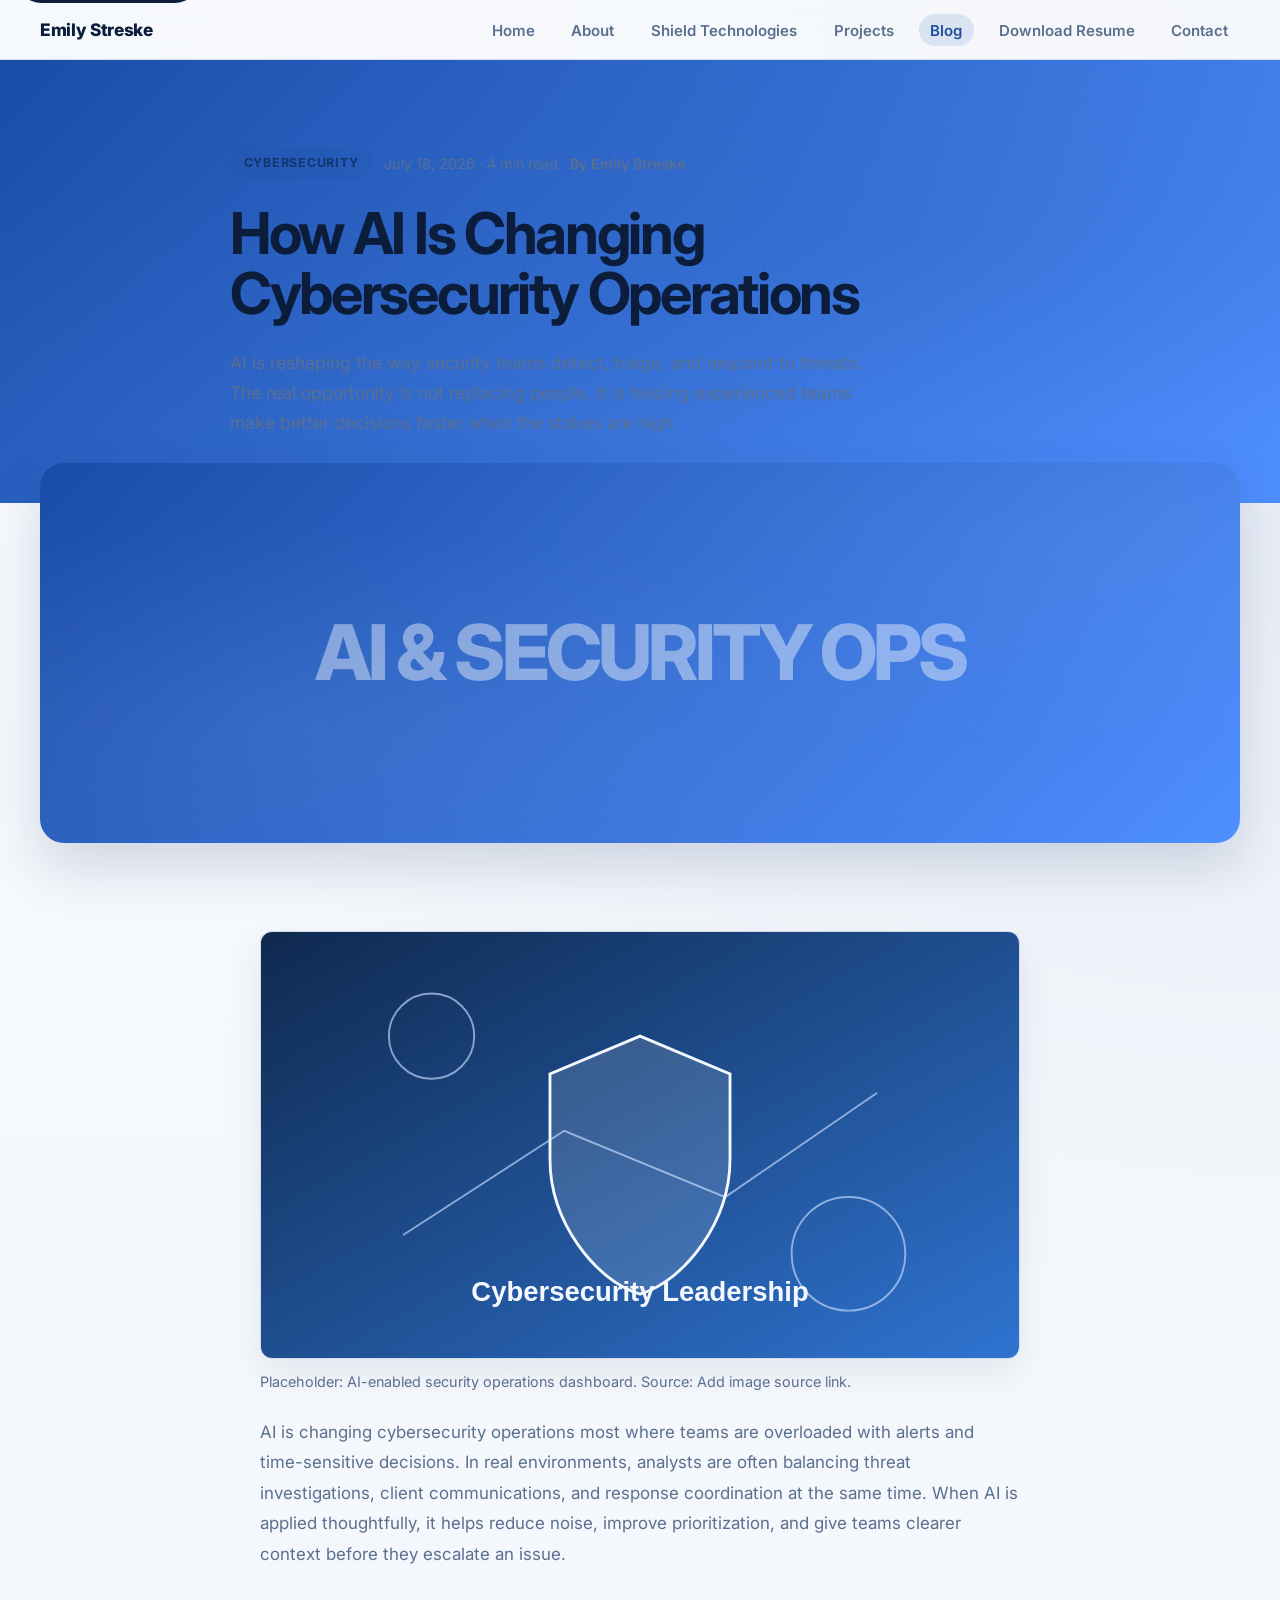
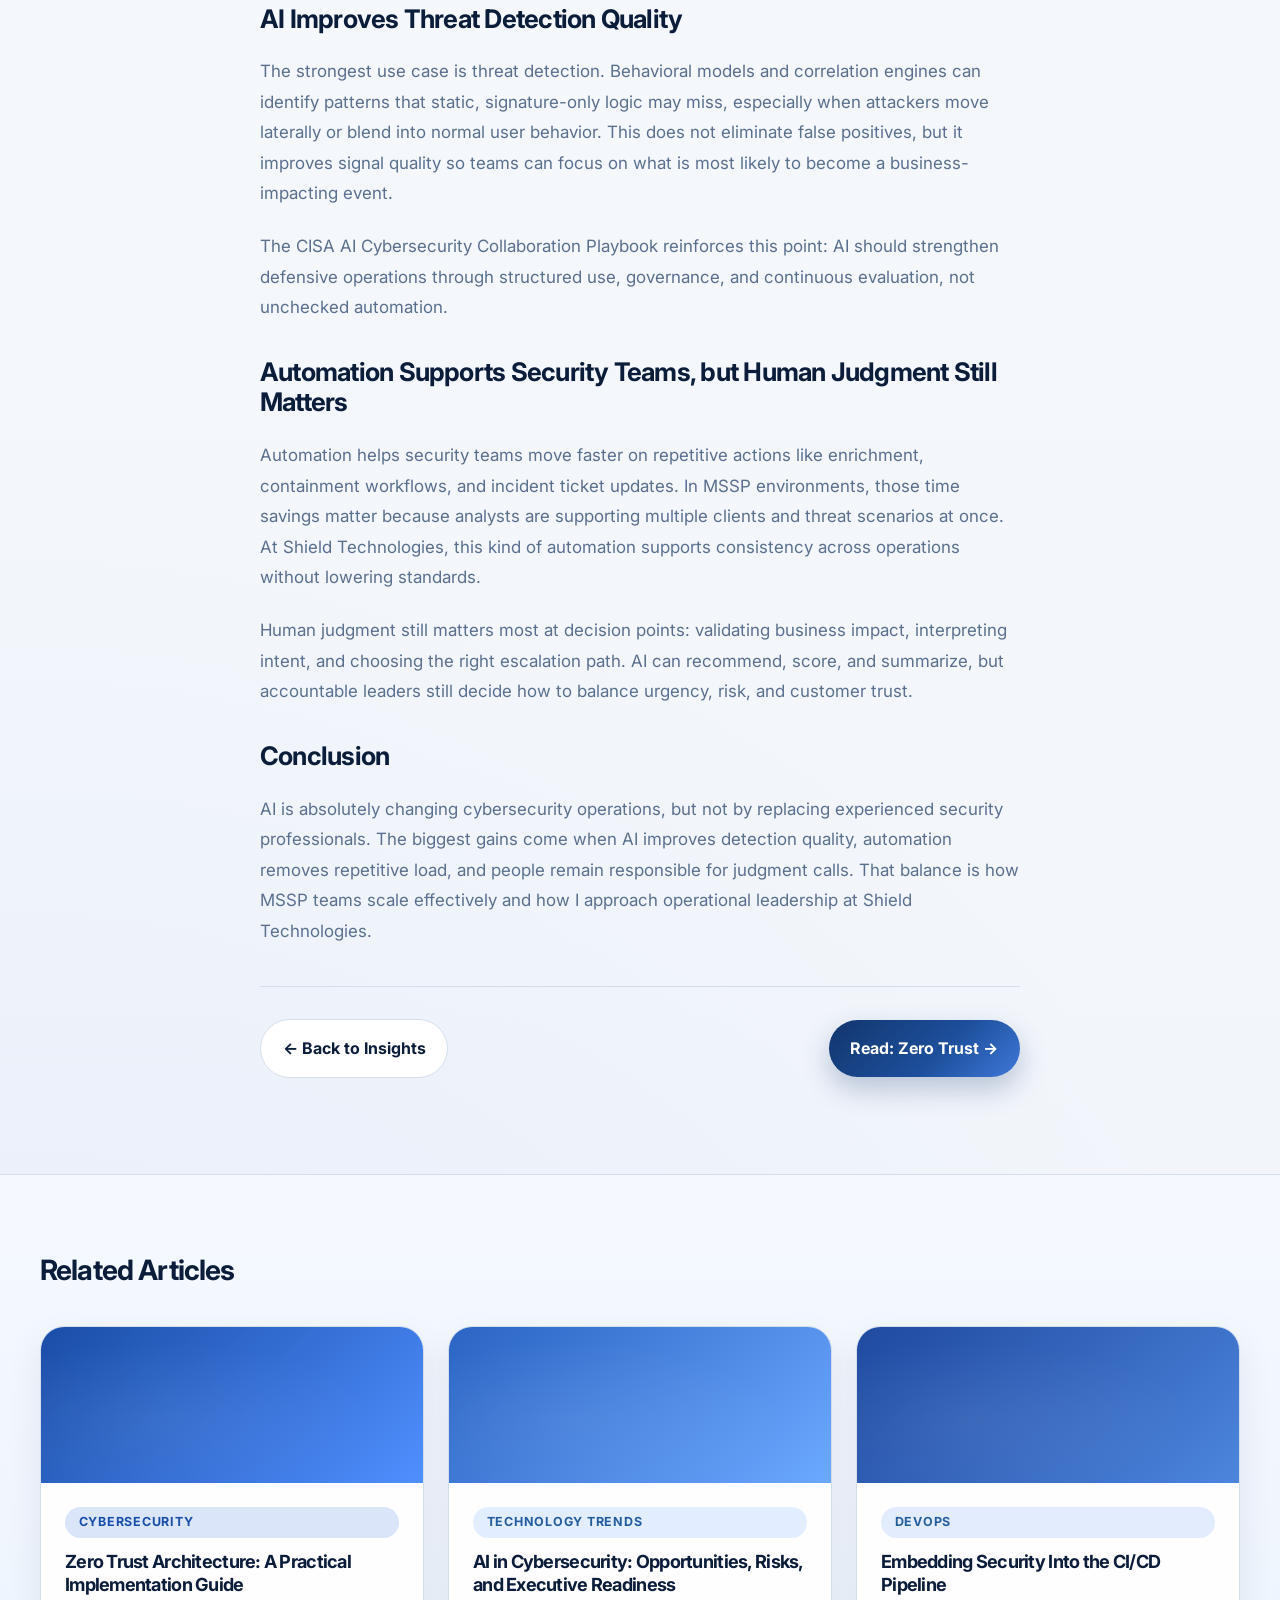
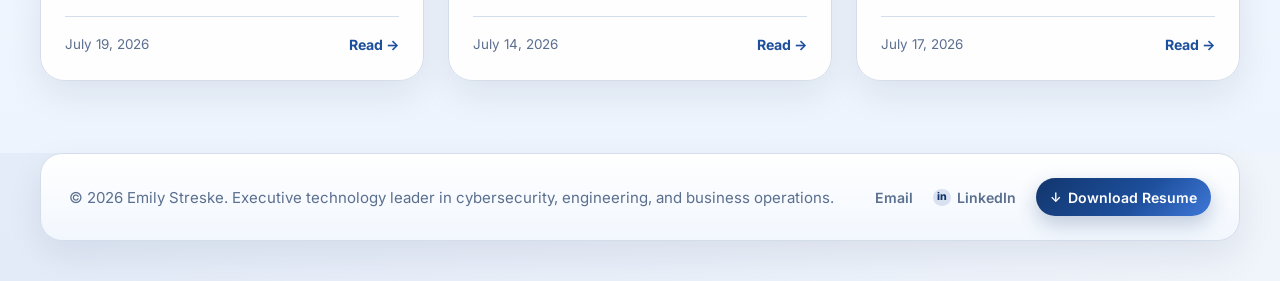
<file: blog/ai-transforming-cybersecurity-operations.html>
<!DOCTYPE html>
<html lang="en">
<head>
  <meta charset="UTF-8" />
  <meta name="viewport" content="width=device-width, initial-scale=1.0" />
  <title>How AI Is Changing Cybersecurity Operations | Emily Streske</title>
  <meta
    name="description"
    content="How AI improves threat detection, where automation supports security teams, and why human judgment still matters in MSSP operations at Shield Technologies."
  />
  <meta name="author" content="Emily Streske" />
  <meta name="keywords" content="Emily Streske, cybersecurity, software engineering, DevOps, business operations, Shield Technologies, MSSP, compliance readiness, risk management, secure software delivery" />
  <link rel="icon" type="image/svg+xml" href="../assets/icons/favicon.svg" />
  <meta property="og:title" content="How AI Is Changing Cybersecurity Operations" />
  <meta property="og:description" content="A practical leadership perspective on AI-driven threat detection, automation, and human judgment in MSSP security operations." />
  <meta property="og:type" content="article" />
  <meta property="og:url" content="https://emilystreske3.github.io/emily-streske/blog/ai-transforming-cybersecurity-operations.html" />
  <meta property="og:image" content="https://emilystreske3.github.io/emily-streske/assets/images/STRESKE-56.jpg" />
  <link rel="preconnect" href="https://fonts.googleapis.com" />
  <link rel="preconnect" href="https://fonts.gstatic.com" crossorigin />
  <link
    href="https://fonts.googleapis.com/css2?family=Inter:wght@400;500;600;700;800&display=swap"
    rel="stylesheet"
  />
  <link rel="stylesheet" href="../styles.css" />
</head>
<body class="post-page">
  <a class="skip-link" href="#main-content">Skip to main content</a>

  <header class="site-header">
    <nav class="navbar" aria-label="Primary">
      <a class="logo" href="../index.html">Emily Streske</a>

      <button
        class="menu-toggle"
        id="menuToggle"
        type="button"
        aria-expanded="false"
        aria-controls="navLinks"
        aria-label="Open navigation menu"
      >
        <span></span>
        <span></span>
        <span></span>
      </button>

      <ul class="nav-links" id="navLinks">
        <li><a href="../index.html">Home</a></li>
        <li><a href="../about.html">About</a></li>
        <li><a href="../index.html#shield-technologies">Shield Technologies</a></li>
        <li><a href="../projects.html">Projects</a></li>
        <li><a href="index.html" aria-current="page">Blog</a></li>
        <li><a href="../resume.html">Download Resume</a></li>
        <li><a href="../contact.html">Contact</a></li>
      </ul>
    </nav>
  </header>

  <main id="main-content">
    <!-- Post hero -->
    <section class="post-hero img-cybersecurity" aria-label="Article header">
      <div class="post-hero-inner">
        <div class="post-hero-meta">
          <span class="post-category cat-cybersecurity">Cybersecurity</span>
          <span class="post-meta-text"><time datetime="2026-07-18">July 18, 2026 &middot; 4 min read</time></span>
          <span class="post-author">By Emily Streske</span>
        </div>
        <h1>How AI Is Changing Cybersecurity Operations</h1>
        <p class="post-hero-lead">
          AI is reshaping the way security teams detect, triage, and respond to threats. The real
          opportunity is not replacing people. It is helping experienced teams make better decisions
          faster when the stakes are high.
        </p>
      </div>
    </section>

    <!-- Featured image banner -->
    <div class="post-featured-banner" aria-hidden="true">
      <div class="post-featured-banner-inner img-cybersecurity">
        <span class="post-banner-label">AI &amp; Security Ops</span>
      </div>
    </div>

    <!-- Article body -->
    <article class="post-article">
      <div class="post-article-inner">
        <div class="post-body-content">
          <figure class="post-image-placeholder">
            <img src="../assets/images/blog/cybersecurity.svg" alt="AI-assisted cybersecurity operations image placeholder" loading="lazy" />
            <figcaption>
              Placeholder: AI-enabled security operations dashboard. Source:
              <a href="https://example.com/image-source-placeholder" target="_blank" rel="noopener noreferrer">Add image source link</a>.
            </figcaption>
          </figure>

          <p>
            AI is changing cybersecurity operations most where teams are overloaded with alerts and
            time-sensitive decisions. In real environments, analysts are often balancing threat
            investigations, client communications, and response coordination at the same time. When
            AI is applied thoughtfully, it helps reduce noise, improve prioritization, and give
            teams clearer context before they escalate an issue.
          </p>

          <h2>AI Improves Threat Detection Quality</h2>
          <p>
            The strongest use case is threat detection. Behavioral models and correlation engines can
            identify patterns that static, signature-only logic may miss, especially when attackers
            move laterally or blend into normal user behavior. This does not eliminate false
            positives, but it improves signal quality so teams can focus on what is most likely to
            become a business-impacting event.
          </p>
          <p>
            The
            <a href="https://www.cisa.gov/resources-tools/resources/ai-cybersecurity-collaboration-playbook" target="_blank" rel="noopener noreferrer">CISA AI Cybersecurity Collaboration Playbook</a>
            reinforces this point: AI should strengthen defensive operations through structured use,
            governance, and continuous evaluation, not unchecked automation.
          </p>

          <h2>Automation Supports Security Teams, but Human Judgment Still Matters</h2>
          <p>
            Automation helps security teams move faster on repetitive actions like enrichment,
            containment workflows, and incident ticket updates. In MSSP environments, those time
            savings matter because analysts are supporting multiple clients and threat scenarios at
            once. At Shield Technologies, this kind of automation supports consistency across
            operations without lowering standards.
          </p>
          <p>
            Human judgment still matters most at decision points: validating business impact,
            interpreting intent, and choosing the right escalation path. AI can recommend, score,
            and summarize, but accountable leaders still decide how to balance urgency, risk, and
            customer trust.
          </p>

          <h2>Conclusion</h2>
          <p>
            AI is absolutely changing cybersecurity operations, but not by replacing experienced
            security professionals. The biggest gains come when AI improves detection quality,
            automation removes repetitive load, and people remain responsible for judgment calls.
            That balance is how MSSP teams scale effectively and how I approach operational
            leadership at Shield Technologies.
          </p>
        </div>

        <!-- Post navigation -->
        <div class="post-nav-row">
          <a class="btn secondary" href="index.html">← Back to Insights</a>
          <a class="btn primary" href="cybersecurity-zero-trust-architecture.html">Read: Zero Trust →</a>
        </div>
      </div>
    </article>

    <!-- Related posts -->
    <section class="related-posts" aria-label="Related articles">
      <div class="related-posts-inner">
        <h2>Related Articles</h2>
        <div class="related-grid">
          <a class="post-card" href="cybersecurity-zero-trust-architecture.html">
            <div class="post-card-image img-cybersecurity"></div>
            <div class="post-card-body">
              <span class="post-category cat-cybersecurity">Cybersecurity</span>
              <h3>Zero Trust Architecture: A Practical Implementation Guide</h3>
              <div class="post-card-footer">
                <span class="post-date">July 19, 2026</span>
                <span class="post-read-link">Read →</span>
              </div>
            </div>
          </a>
          <a class="post-card" href="technology-trends-ai-cybersecurity.html">
            <div class="post-card-image img-trends"></div>
            <div class="post-card-body">
              <span class="post-category cat-trends">Technology Trends</span>
              <h3>AI in Cybersecurity: Opportunities, Risks, and Executive Readiness</h3>
              <div class="post-card-footer">
                <span class="post-date">July 14, 2026</span>
                <span class="post-read-link">Read →</span>
              </div>
            </div>
          </a>
          <a class="post-card" href="devops-security-in-pipeline.html">
            <div class="post-card-image img-devops"></div>
            <div class="post-card-body">
              <span class="post-category cat-devops">DevOps</span>
              <h3>Embedding Security Into the CI/CD Pipeline</h3>
              <div class="post-card-footer">
                <span class="post-date">July 17, 2026</span>
                <span class="post-read-link">Read →</span>
              </div>
            </div>
          </a>
        </div>
      </div>
    </section>
  </main>

  <footer class="footer">
    <div class="footer-inner">
      <p class="footer-copy">© 2026 Emily Streske. Executive technology leader in cybersecurity, engineering, and business operations.</p>
      <nav class="footer-links" aria-label="Footer">
        <a href="mailto:professional-email@example.com">Email</a>
        <a href="https://www.linkedin.com/in/emily-streske-110392222" target="_blank" rel="noopener noreferrer">LinkedIn</a>
        <a href="../assets/resume/Emily_Streske_Executive_Resume_2026.pdf" target="_blank" rel="noopener noreferrer">Download Resume</a>
      </nav>
    </div>
  </footer>

  <script src="../script.js"></script>
</body>
</html>
</file>
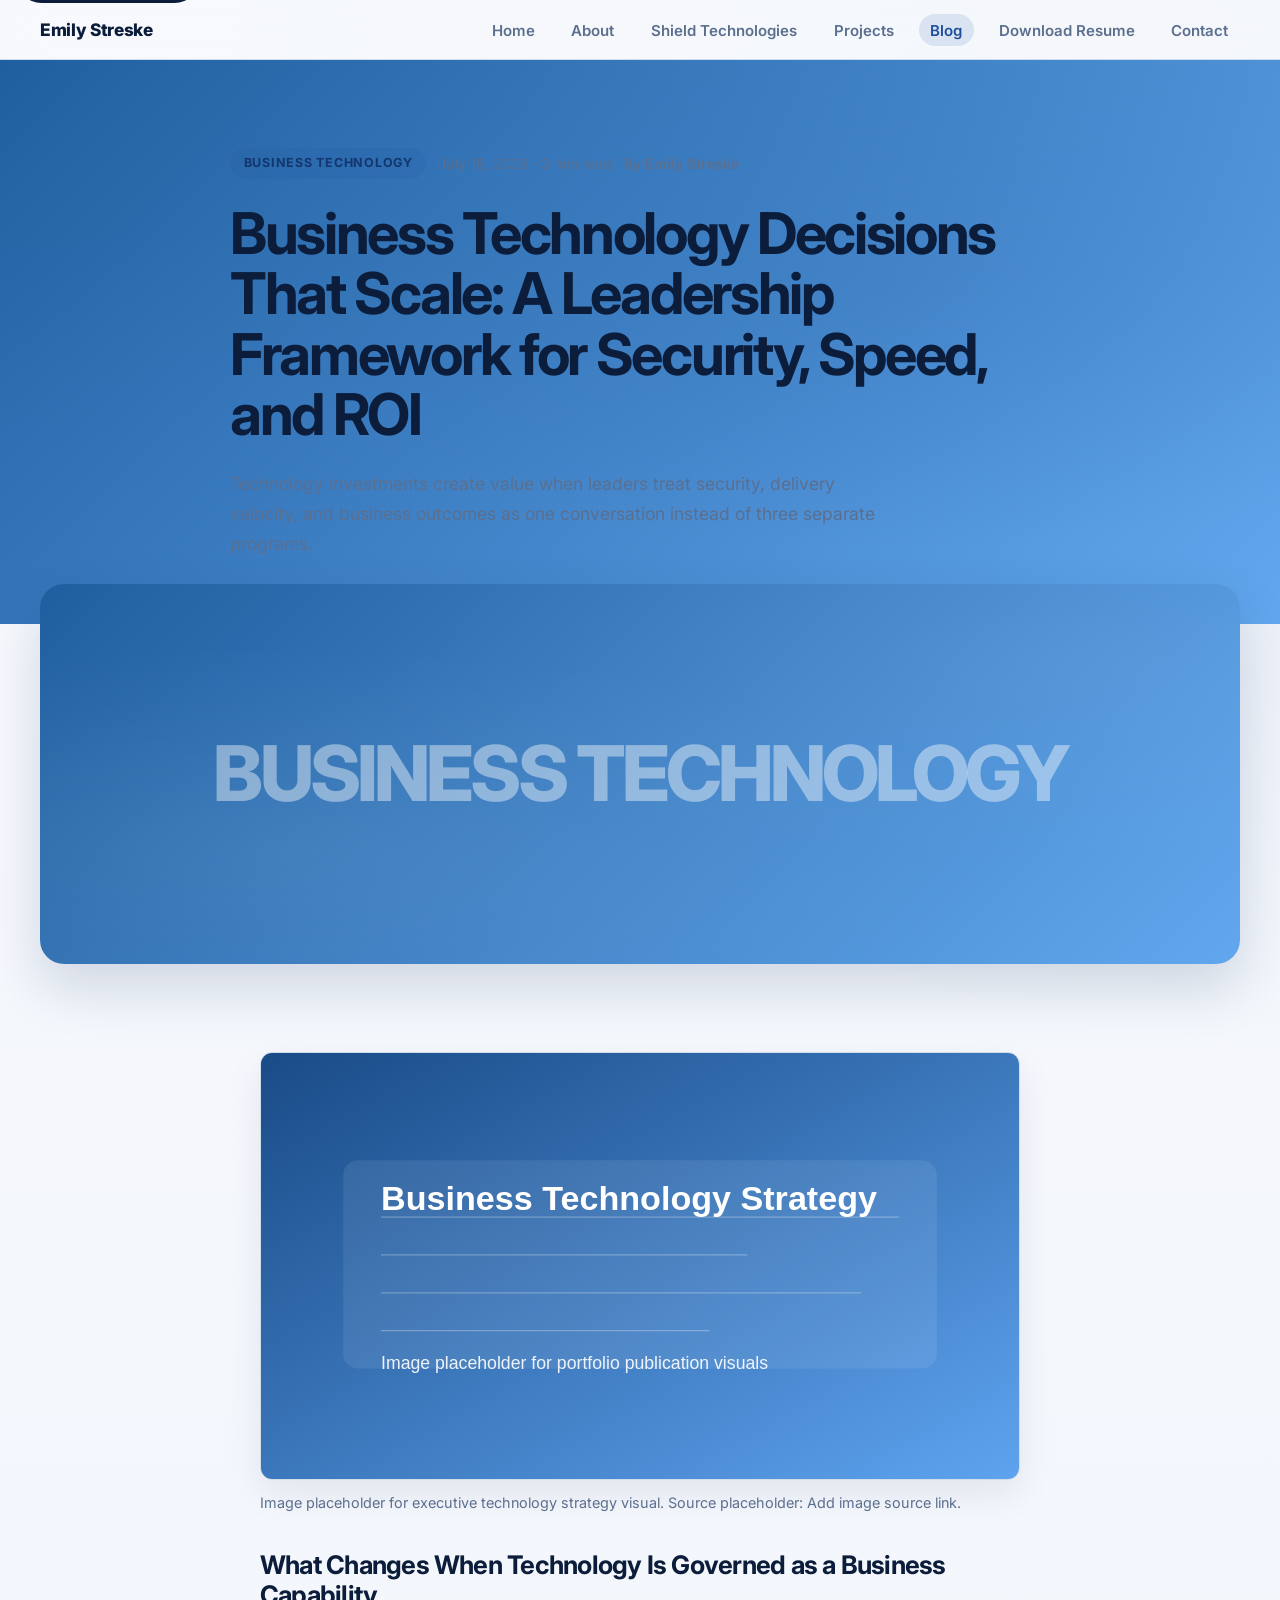
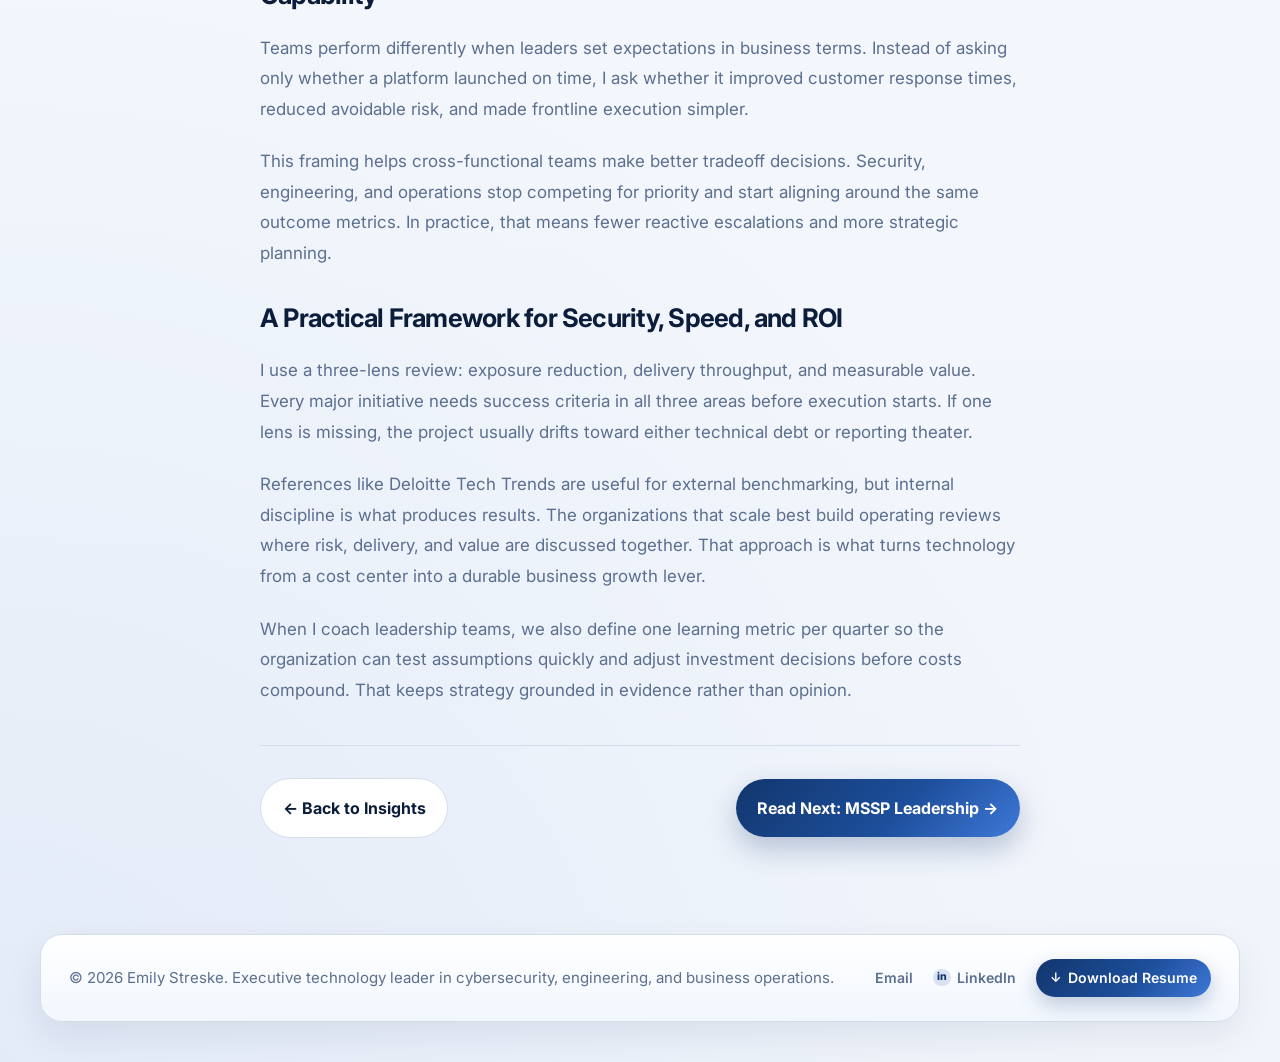
<file: blog/business-technology-leadership-framework.html>
<!DOCTYPE html>
<html lang="en">
<head>
  <meta charset="UTF-8" />
  <meta name="viewport" content="width=device-width, initial-scale=1.0" />
  <title>Business Technology Decisions That Scale: A Leadership Framework for Security, Speed, and ROI | Emily Streske</title>
  <meta
    name="description"
    content="An executive framework for making business technology decisions that balance cybersecurity risk, delivery speed, and measurable return on investment."
  />
  <meta name="author" content="Emily Streske" />
  <meta name="keywords" content="Emily Streske, cybersecurity, software engineering, DevOps, business operations, Shield Technologies, MSSP, compliance readiness, risk management, secure software delivery" />
  <link rel="icon" type="image/svg+xml" href="../assets/icons/favicon.svg" />
  <meta property="og:title" content="Business Technology Decisions That Scale" />
  <meta property="og:description" content="A leadership framework for security, speed, and ROI in technology investment decisions." />
  <meta property="og:type" content="article" />
  <meta property="og:url" content="https://emilystreske3.github.io/emily-streske/blog/business-technology-leadership-framework.html" />
  <meta property="og:image" content="https://emilystreske3.github.io/emily-streske/assets/images/STRESKE-56.jpg" />
  <link rel="preconnect" href="https://fonts.googleapis.com" />
  <link rel="preconnect" href="https://fonts.gstatic.com" crossorigin />
  <link
    href="https://fonts.googleapis.com/css2?family=Inter:wght@400;500;600;700;800&display=swap"
    rel="stylesheet"
  />
  <link rel="stylesheet" href="../styles.css" />
</head>
<body class="post-page">
  <a class="skip-link" href="#main-content">Skip to main content</a>

  <header class="site-header">
    <nav class="navbar" aria-label="Primary">
      <a class="logo" href="../index.html">Emily Streske</a>

      <button
        class="menu-toggle"
        id="menuToggle"
        type="button"
        aria-expanded="false"
        aria-controls="navLinks"
        aria-label="Open navigation menu"
      >
        <span></span>
        <span></span>
        <span></span>
      </button>

      <ul class="nav-links" id="navLinks">
        <li><a href="../index.html">Home</a></li>
        <li><a href="../about.html">About</a></li>
        <li><a href="../index.html#shield-technologies">Shield Technologies</a></li>
        <li><a href="../projects.html">Projects</a></li>
        <li><a href="index.html" aria-current="page">Blog</a></li>
        <li><a href="../resume.html">Download Resume</a></li>
        <li><a href="../contact.html">Contact</a></li>
      </ul>
    </nav>
  </header>

  <main id="main-content">
    <section class="post-hero img-business-technology" aria-label="Article header">
      <div class="post-hero-inner">
        <div class="post-hero-meta">
          <span class="post-category cat-business-technology">Business Technology</span>
          <span class="post-meta-text"><time datetime="2026-07-18">July 18, 2026 &middot; 3 min read</time></span>
          <span class="post-author">By Emily Streske</span>
        </div>
        <h1>Business Technology Decisions That Scale: A Leadership Framework for Security, Speed, and ROI</h1>
        <p class="post-hero-lead">
          Technology investments create value when leaders treat security, delivery velocity, and
          business outcomes as one conversation instead of three separate programs.
        </p>
      </div>
    </section>

    <div class="post-featured-banner" aria-hidden="true">
      <div class="post-featured-banner-inner img-business-technology">
        <span class="post-banner-label">Business Technology</span>
      </div>
    </div>

    <article class="post-article">
      <div class="post-article-inner">
        <div class="post-body-content">
          <figure class="post-image-placeholder">
            <img src="../assets/images/blog/business-technology.svg" alt="Placeholder image for business technology strategy and executive planning" loading="lazy" />
            <figcaption>
              Image placeholder for executive technology strategy visual. Source placeholder:
              <a href="https://example.com/image-source-placeholder" target="_blank" rel="noopener noreferrer">Add image source link</a>.
            </figcaption>
          </figure>

          <h2>What Changes When Technology Is Governed as a Business Capability</h2>
          <p>
            Teams perform differently when leaders set expectations in business terms. Instead of
            asking only whether a platform launched on time, I ask whether it improved customer
            response times, reduced avoidable risk, and made frontline execution simpler.
          </p>
          <p>
            This framing helps cross-functional teams make better tradeoff decisions. Security,
            engineering, and operations stop competing for priority and start aligning around the
            same outcome metrics. In practice, that means fewer reactive escalations and more
            strategic planning.
          </p>

          <h2>A Practical Framework for Security, Speed, and ROI</h2>
          <p>
            I use a three-lens review: exposure reduction, delivery throughput, and measurable value.
            Every major initiative needs success criteria in all three areas before execution starts.
            If one lens is missing, the project usually drifts toward either technical debt or
            reporting theater.
          </p>
          <p>
            References like
            <a href="https://www2.deloitte.com/us/en/insights/focus/tech-trends.html" target="_blank" rel="noopener noreferrer">Deloitte Tech Trends</a>
            are useful for external benchmarking, but internal discipline is what produces results.
            The organizations that scale best build operating reviews where risk, delivery, and value
            are discussed together. That approach is what turns technology from a cost center into a
            durable business growth lever.
          </p>
          <p>
            When I coach leadership teams, we also define one learning metric per quarter so the
            organization can test assumptions quickly and adjust investment decisions before costs
            compound. That keeps strategy grounded in evidence rather than opinion.
          </p>
        </div>

        <div class="post-nav-row">
          <a class="btn secondary" href="index.html">← Back to Insights</a>
          <a class="btn primary" href="mssp-cybersecurity-executive-confidence.html">Read Next: MSSP Leadership →</a>
        </div>
      </div>
    </article>
  </main>

  <footer class="footer">
    <div class="footer-inner">
      <p class="footer-copy">© 2026 Emily Streske. Executive technology leader in cybersecurity, engineering, and business operations.</p>
      <nav class="footer-links" aria-label="Footer">
        <a href="mailto:professional-email@example.com">Email</a>
        <a href="https://www.linkedin.com/in/emily-streske-110392222" target="_blank" rel="noopener noreferrer">LinkedIn</a>
        <a href="../assets/resume/Emily_Streske_Executive_Resume_2026.pdf" target="_blank" rel="noopener noreferrer">Download Resume</a>
      </nav>
    </div>
  </footer>

  <script src="../script.js"></script>
</body>
</html>
</file>
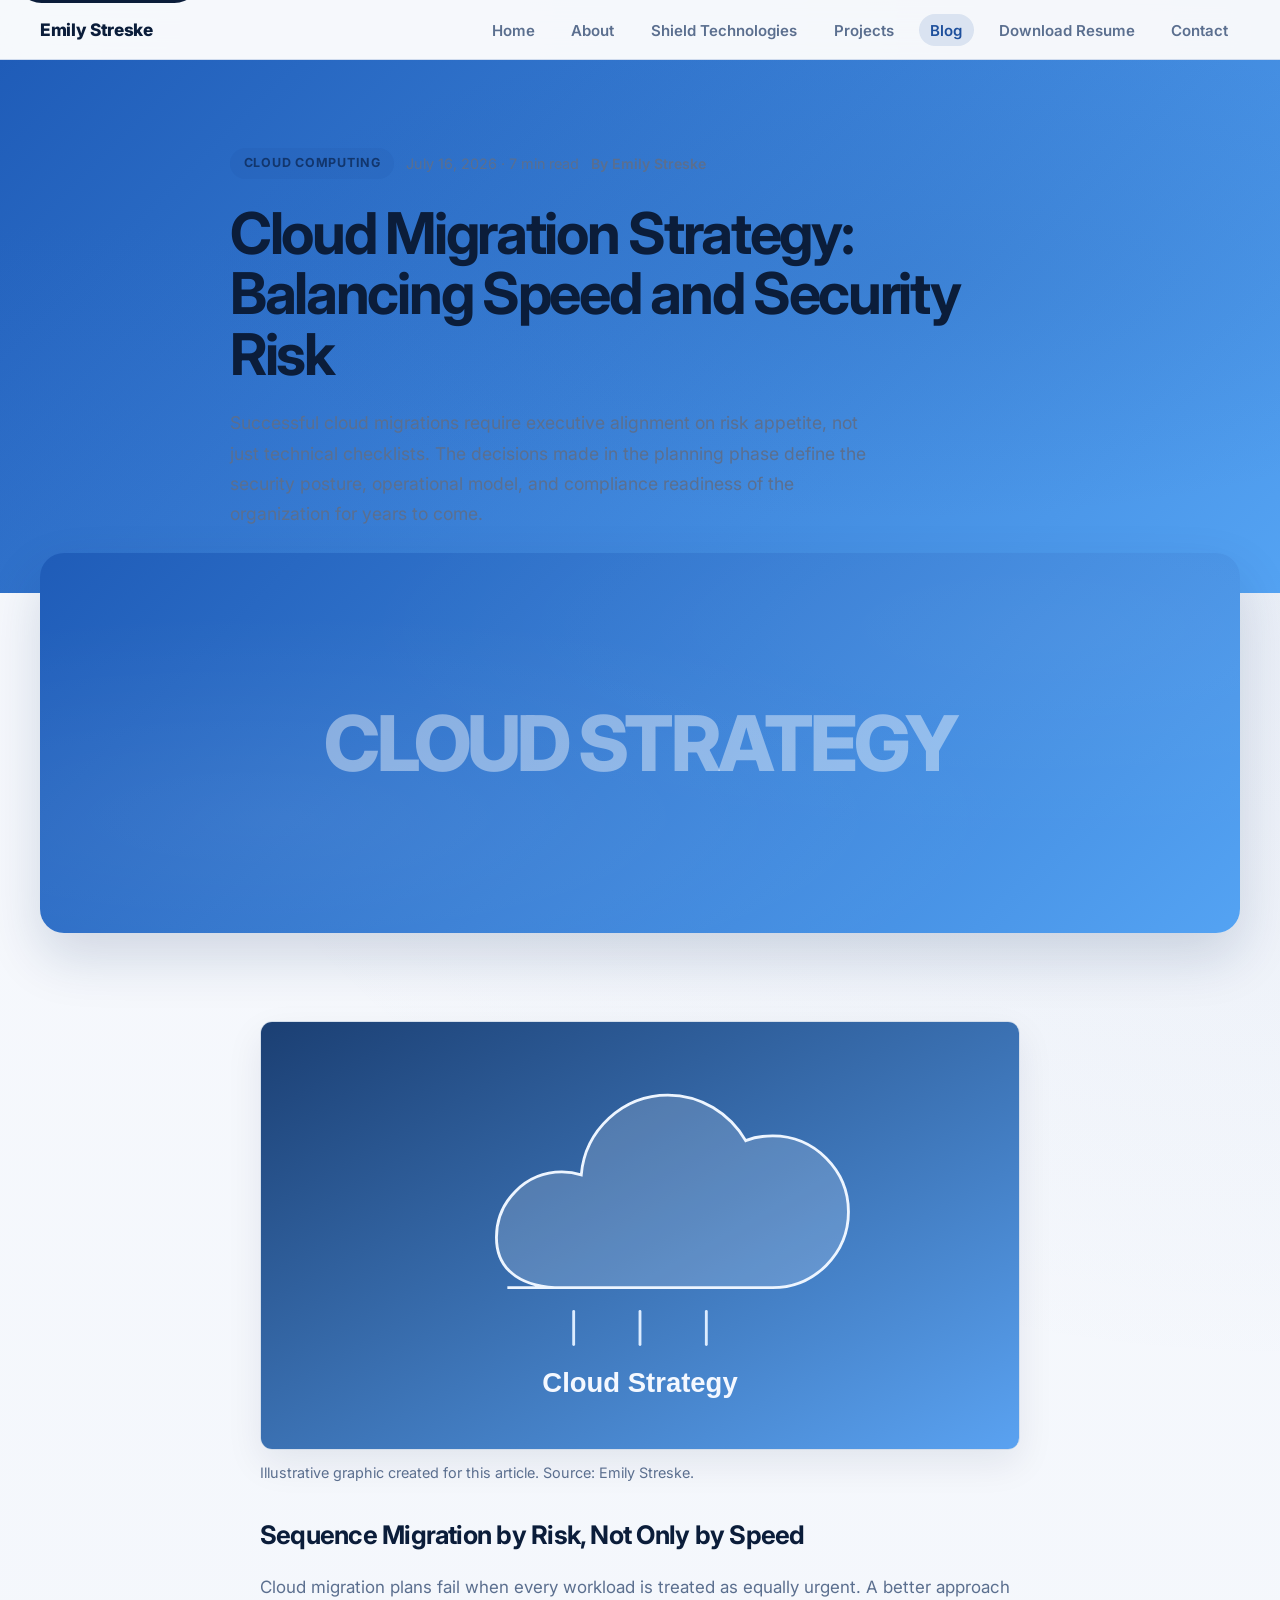
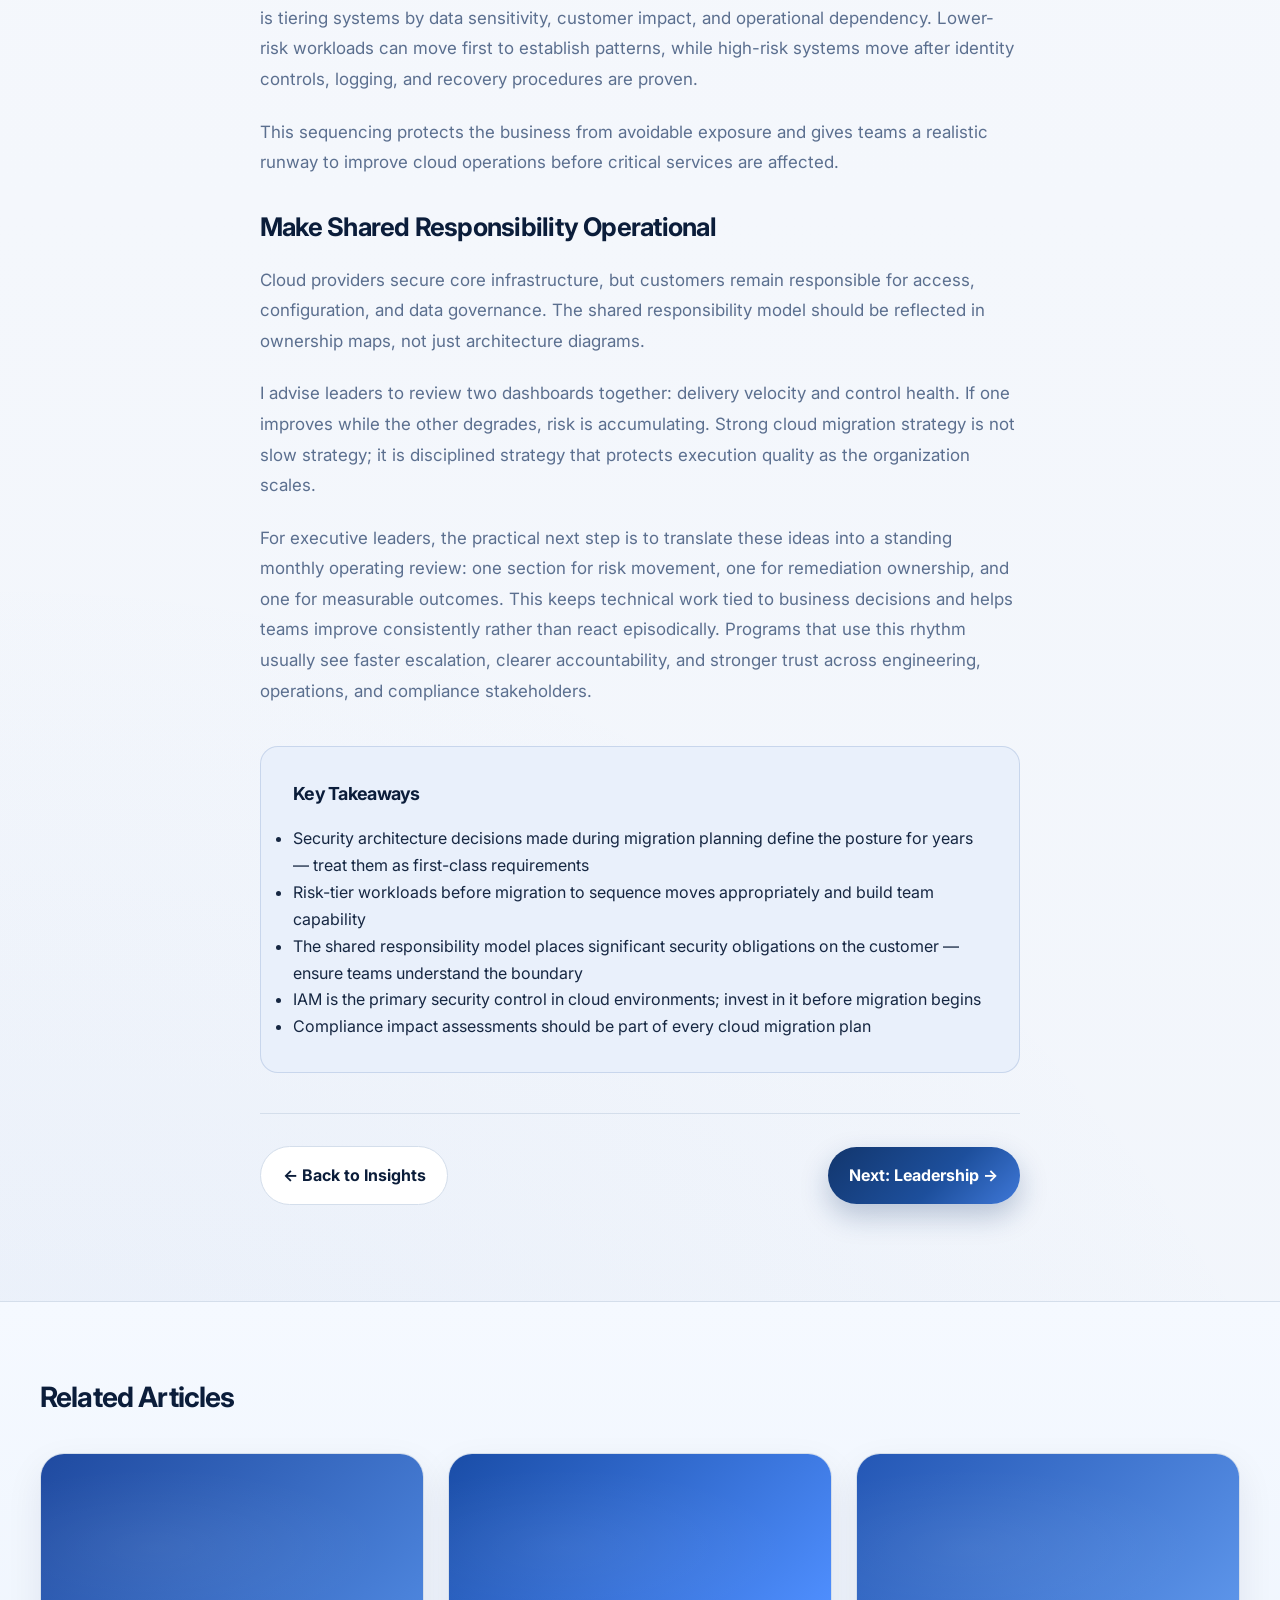
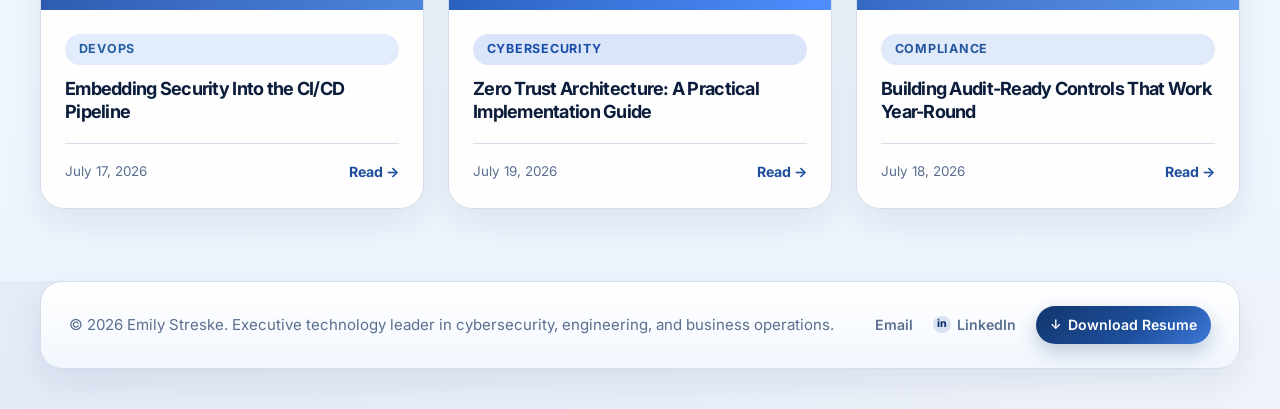
<file: blog/cloud-computing-migration-strategy.html>
<!DOCTYPE html>
<html lang="en">
<head>
  <meta charset="UTF-8" />
  <meta name="viewport" content="width=device-width, initial-scale=1.0" />
  <title>Cloud Migration Strategy: Balancing Speed and Security Risk | Emily Streske</title>
  <meta
    name="description"
    content="Successful cloud migrations require executive alignment on risk appetite, not just technical checklists. The decisions made early define outcomes for years."
  />
  <meta name="author" content="Emily Streske" />
  <meta name="keywords" content="Emily Streske, cybersecurity, software engineering, DevOps, business operations, Shield Technologies, MSSP, compliance readiness, risk management, secure software delivery" />
  <link rel="icon" type="image/svg+xml" href="../assets/icons/favicon.svg" />
  <meta property="og:title" content="Cloud Migration Strategy: Balancing Speed and Security Risk" />
  <meta property="og:description" content="How executive leaders can approach cloud migrations with a risk-informed strategy that maintains security without sacrificing delivery speed." />
  <meta property="og:type" content="article" />
  <meta property="og:url" content="https://emilystreske3.github.io/emily-streske/blog/cloud-computing-migration-strategy.html" />
  <meta property="og:image" content="https://emilystreske3.github.io/emily-streske/assets/images/STRESKE-56.jpg" />
  <link rel="preconnect" href="https://fonts.googleapis.com" />
  <link rel="preconnect" href="https://fonts.gstatic.com" crossorigin />
  <link
    href="https://fonts.googleapis.com/css2?family=Inter:wght@400;500;600;700;800&display=swap"
    rel="stylesheet"
  />
  <link rel="stylesheet" href="../styles.css" />
</head>
<body class="post-page">
  <a class="skip-link" href="#main-content">Skip to main content</a>

  <header class="site-header">
    <nav class="navbar" aria-label="Primary">
      <a class="logo" href="../index.html">Emily Streske</a>

      <button
        class="menu-toggle"
        id="menuToggle"
        type="button"
        aria-expanded="false"
        aria-controls="navLinks"
        aria-label="Open navigation menu"
      >
        <span></span>
        <span></span>
        <span></span>
      </button>

      <ul class="nav-links" id="navLinks">
        <li><a href="../index.html">Home</a></li>
        <li><a href="../about.html">About</a></li>
        <li><a href="../index.html#shield-technologies">Shield Technologies</a></li>
        <li><a href="../projects.html">Projects</a></li>
        <li><a href="index.html" aria-current="page">Blog</a></li>
        <li><a href="../resume.html">Download Resume</a></li>
        <li><a href="../contact.html">Contact</a></li>
      </ul>
    </nav>
  </header>

  <main id="main-content">
    <!-- Post hero -->
    <section class="post-hero img-cloud" aria-label="Article header">
      <div class="post-hero-inner">
        <div class="post-hero-meta">
          <span class="post-category cat-cloud">Cloud Computing</span>
          <span class="post-meta-text"><time datetime="2026-07-16">July 16, 2026 &middot; 7 min read</time></span>
          <span class="post-author">By Emily Streske</span>
        </div>
        <h1>Cloud Migration Strategy: Balancing Speed and Security Risk</h1>
        <p class="post-hero-lead">
          Successful cloud migrations require executive alignment on risk appetite, not just
          technical checklists. The decisions made in the planning phase define the security
          posture, operational model, and compliance readiness of the organization for years
          to come.
        </p>
      </div>
    </section>

    <!-- Featured image banner -->
    <div class="post-featured-banner" aria-hidden="true">
      <div class="post-featured-banner-inner img-cloud">
        <span class="post-banner-label">Cloud Strategy</span>
      </div>
    </div>

    <!-- Article body -->
    <article class="post-article">
      <div class="post-article-inner">
        <div class="post-body-content">
          <figure class="post-image-placeholder">
            <img src="../assets/images/blog/cloud.svg" alt="Cloud strategy and governance visual" loading="lazy" />
            <figcaption>Illustrative graphic created for this article. Source: Emily Streske.</figcaption>
          </figure>

          <h2>Sequence Migration by Risk, Not Only by Speed</h2>
          <p>
            Cloud migration plans fail when every workload is treated as equally urgent. A better
            approach is tiering systems by data sensitivity, customer impact, and operational
            dependency. Lower-risk workloads can move first to establish patterns, while high-risk
            systems move after identity controls, logging, and recovery procedures are proven.
          </p>
          <p>
            This sequencing protects the business from avoidable exposure and gives teams a realistic
            runway to improve cloud operations before critical services are affected.
          </p>

          <h2>Make Shared Responsibility Operational</h2>
          <p>
            Cloud providers secure core infrastructure, but customers remain responsible for access,
            configuration, and data governance. The
            <a href="https://learn.microsoft.com/azure/security/fundamentals/shared-responsibility" target="_blank" rel="noopener noreferrer">shared responsibility model</a>
            should be reflected in ownership maps, not just architecture diagrams.
          </p>
          <p>
            I advise leaders to review two dashboards together: delivery velocity and control health.
            If one improves while the other degrades, risk is accumulating. Strong cloud migration
            strategy is not slow strategy; it is disciplined strategy that protects execution quality
            as the organization scales.
          </p>
          <p>
            For executive leaders, the practical next step is to translate these ideas into a
            standing monthly operating review: one section for risk movement, one for remediation
            ownership, and one for measurable outcomes. This keeps technical work tied to
            business decisions and helps teams improve consistently rather than react episodically.
            Programs that use this rhythm usually see faster escalation, clearer accountability,
            and stronger trust across engineering, operations, and compliance stakeholders.
          </p>
        </div>

        <!-- Key takeaways box -->
        <div class="post-takeaways">
          <h3>Key Takeaways</h3>
          <ul>
            <li>Security architecture decisions made during migration planning define the posture for years — treat them as first-class requirements</li>
            <li>Risk-tier workloads before migration to sequence moves appropriately and build team capability</li>
            <li>The shared responsibility model places significant security obligations on the customer — ensure teams understand the boundary</li>
            <li>IAM is the primary security control in cloud environments; invest in it before migration begins</li>
            <li>Compliance impact assessments should be part of every cloud migration plan</li>
          </ul>
        </div>

        <!-- Post navigation -->
        <div class="post-nav-row">
          <a class="btn secondary" href="index.html">← Back to Insights</a>
          <a class="btn primary" href="leadership-building-resilient-teams.html">Next: Leadership →</a>
        </div>
      </div>
    </article>

    <!-- Related posts -->
    <section class="related-posts" aria-label="Related articles">
      <div class="related-posts-inner">
        <h2>Related Articles</h2>
        <div class="related-grid">
          <a class="post-card" href="devops-security-in-pipeline.html">
            <div class="post-card-image img-devops"></div>
            <div class="post-card-body">
              <span class="post-category cat-devops">DevOps</span>
              <h3>Embedding Security Into the CI/CD Pipeline</h3>
              <div class="post-card-footer">
                <span class="post-date">July 17, 2026</span>
                <span class="post-read-link">Read →</span>
              </div>
            </div>
          </a>
          <a class="post-card" href="cybersecurity-zero-trust-architecture.html">
            <div class="post-card-image img-cybersecurity"></div>
            <div class="post-card-body">
              <span class="post-category cat-cybersecurity">Cybersecurity</span>
              <h3>Zero Trust Architecture: A Practical Implementation Guide</h3>
              <div class="post-card-footer">
                <span class="post-date">July 19, 2026</span>
                <span class="post-read-link">Read →</span>
              </div>
            </div>
          </a>
          <a class="post-card" href="compliance-audit-ready-controls.html">
            <div class="post-card-image img-compliance"></div>
            <div class="post-card-body">
              <span class="post-category cat-compliance">Compliance</span>
              <h3>Building Audit-Ready Controls That Work Year-Round</h3>
              <div class="post-card-footer">
                <span class="post-date">July 18, 2026</span>
                <span class="post-read-link">Read →</span>
              </div>
            </div>
          </a>
        </div>
      </div>
    </section>
  </main>

  <footer class="footer">
    <div class="footer-inner">
      <p class="footer-copy">© 2026 Emily Streske. Executive technology leader in cybersecurity, engineering, and business operations.</p>
      <nav class="footer-links" aria-label="Footer">
        <a href="mailto:professional-email@example.com">Email</a>
        <a href="https://www.linkedin.com/in/emily-streske-110392222" target="_blank" rel="noopener noreferrer">LinkedIn</a>
        <a href="../assets/resume/Emily_Streske_Executive_Resume_2026.pdf" target="_blank" rel="noopener noreferrer">Download Resume</a>
      </nav>
    </div>
  </footer>

  <script src="../script.js"></script>
</body>
</html>
</file>
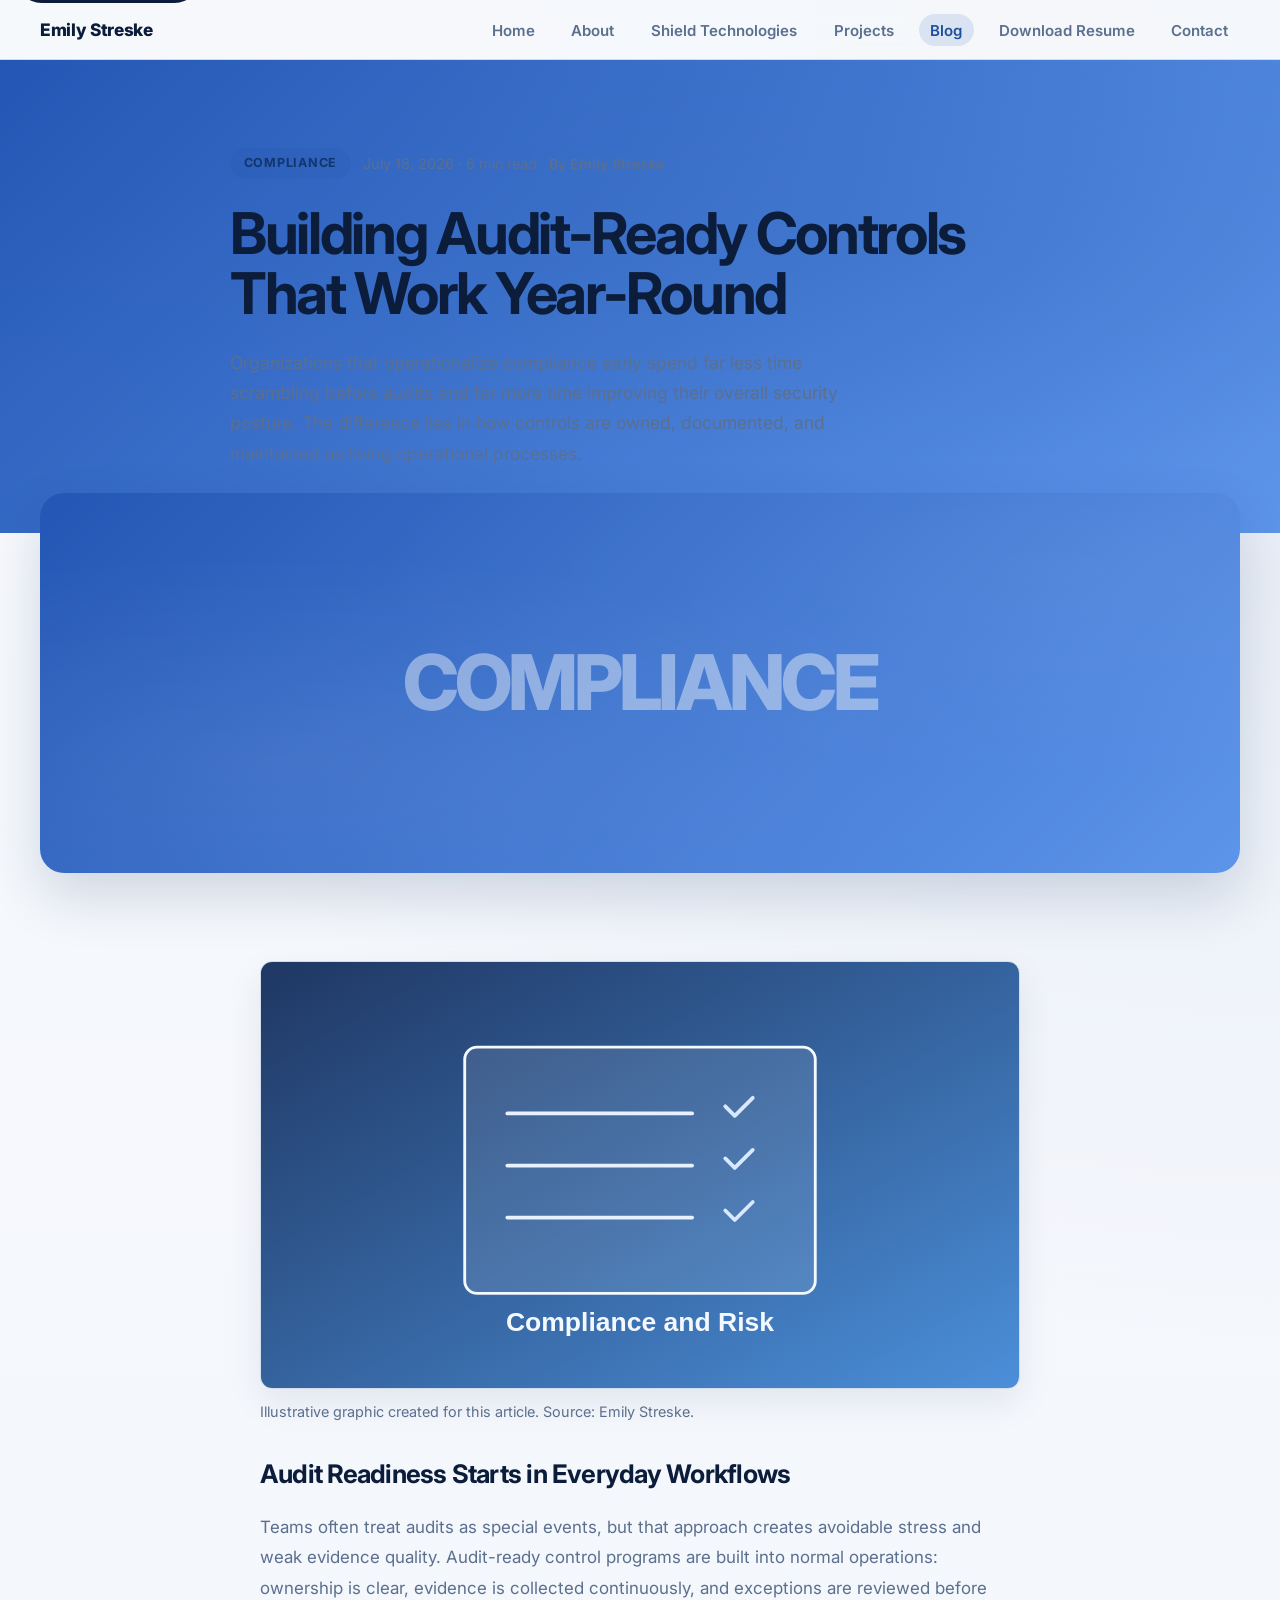
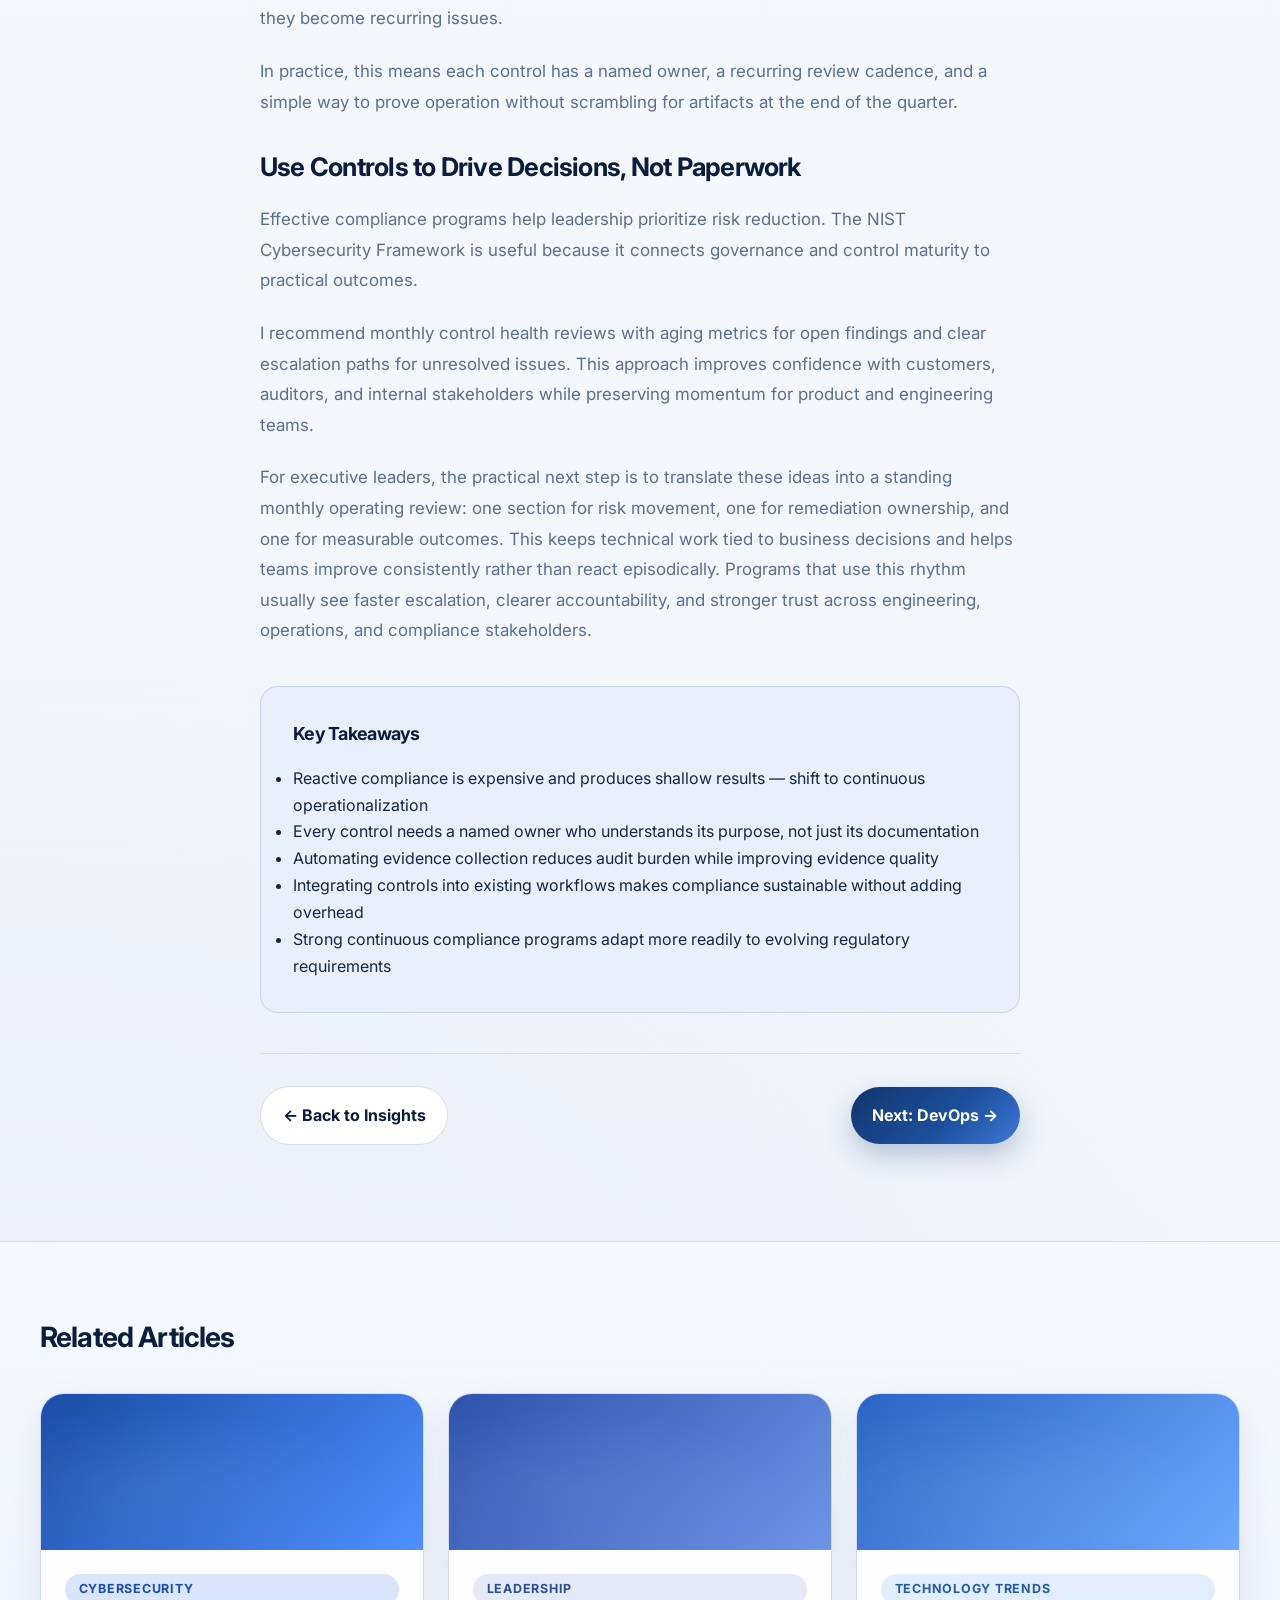
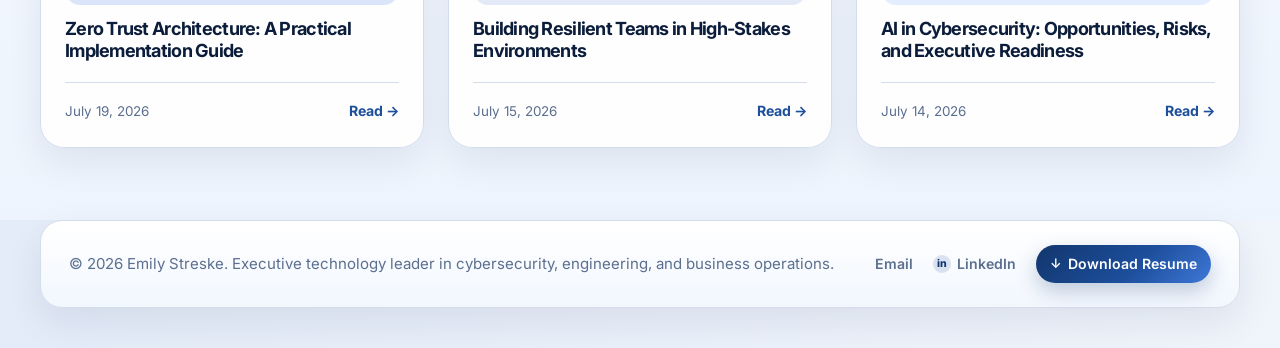
<file: blog/compliance-audit-ready-controls.html>
<!DOCTYPE html>
<html lang="en">
<head>
  <meta charset="UTF-8" />
  <meta name="viewport" content="width=device-width, initial-scale=1.0" />
  <title>Building Audit-Ready Controls That Work Year-Round | Emily Streske</title>
  <meta
    name="description"
    content="Organizations that operationalize compliance early spend far less time scrambling before audits and far more time improving their overall security posture."
  />
  <meta name="author" content="Emily Streske" />
  <meta name="keywords" content="Emily Streske, cybersecurity, software engineering, DevOps, business operations, Shield Technologies, MSSP, compliance readiness, risk management, secure software delivery" />
  <link rel="icon" type="image/svg+xml" href="../assets/icons/favicon.svg" />
  <meta property="og:title" content="Building Audit-Ready Controls That Work Year-Round" />
  <meta property="og:description" content="How to build compliance controls that reduce audit burden and improve organizational resilience." />
  <meta property="og:type" content="article" />
  <meta property="og:url" content="https://emilystreske3.github.io/emily-streske/blog/compliance-audit-ready-controls.html" />
  <meta property="og:image" content="https://emilystreske3.github.io/emily-streske/assets/images/STRESKE-56.jpg" />
  <link rel="preconnect" href="https://fonts.googleapis.com" />
  <link rel="preconnect" href="https://fonts.gstatic.com" crossorigin />
  <link
    href="https://fonts.googleapis.com/css2?family=Inter:wght@400;500;600;700;800&display=swap"
    rel="stylesheet"
  />
  <link rel="stylesheet" href="../styles.css" />
</head>
<body class="post-page">
  <a class="skip-link" href="#main-content">Skip to main content</a>

  <header class="site-header">
    <nav class="navbar" aria-label="Primary">
      <a class="logo" href="../index.html">Emily Streske</a>

      <button
        class="menu-toggle"
        id="menuToggle"
        type="button"
        aria-expanded="false"
        aria-controls="navLinks"
        aria-label="Open navigation menu"
      >
        <span></span>
        <span></span>
        <span></span>
      </button>

      <ul class="nav-links" id="navLinks">
        <li><a href="../index.html">Home</a></li>
        <li><a href="../about.html">About</a></li>
        <li><a href="../index.html#shield-technologies">Shield Technologies</a></li>
        <li><a href="../projects.html">Projects</a></li>
        <li><a href="index.html" aria-current="page">Blog</a></li>
        <li><a href="../resume.html">Download Resume</a></li>
        <li><a href="../contact.html">Contact</a></li>
      </ul>
    </nav>
  </header>

  <main id="main-content">
    <!-- Post hero -->
    <section class="post-hero img-compliance" aria-label="Article header">
      <div class="post-hero-inner">
        <div class="post-hero-meta">
          <span class="post-category cat-compliance">Compliance</span>
          <span class="post-meta-text"><time datetime="2026-07-18">July 18, 2026 &middot; 6 min read</time></span>
          <span class="post-author">By Emily Streske</span>
        </div>
        <h1>Building Audit-Ready Controls That Work Year-Round</h1>
        <p class="post-hero-lead">
          Organizations that operationalize compliance early spend far less time scrambling before
          audits and far more time improving their overall security posture. The difference lies in
          how controls are owned, documented, and maintained as living operational processes.
        </p>
      </div>
    </section>

    <!-- Featured image banner -->
    <div class="post-featured-banner" aria-hidden="true">
      <div class="post-featured-banner-inner img-compliance">
        <span class="post-banner-label">Compliance</span>
      </div>
    </div>

    <!-- Article body -->
    <article class="post-article">
      <div class="post-article-inner">
        <div class="post-body-content">
          <figure class="post-image-placeholder">
            <img src="../assets/images/blog/compliance.svg" alt="Compliance controls and governance visual" loading="lazy" />
            <figcaption>Illustrative graphic created for this article. Source: Emily Streske.</figcaption>
          </figure>

          <h2>Audit Readiness Starts in Everyday Workflows</h2>
          <p>
            Teams often treat audits as special events, but that approach creates avoidable stress and
            weak evidence quality. Audit-ready control programs are built into normal operations:
            ownership is clear, evidence is collected continuously, and exceptions are reviewed before
            they become recurring issues.
          </p>
          <p>
            In practice, this means each control has a named owner, a recurring review cadence, and a
            simple way to prove operation without scrambling for artifacts at the end of the quarter.
          </p>

          <h2>Use Controls to Drive Decisions, Not Paperwork</h2>
          <p>
            Effective compliance programs help leadership prioritize risk reduction. The
            <a href="https://www.nist.gov/cyberframework" target="_blank" rel="noopener noreferrer">NIST Cybersecurity Framework</a>
            is useful because it connects governance and control maturity to practical outcomes.
          </p>
          <p>
            I recommend monthly control health reviews with aging metrics for open findings and clear
            escalation paths for unresolved issues. This approach improves confidence with customers,
            auditors, and internal stakeholders while preserving momentum for product and engineering
            teams.
          </p>
          <p>
            For executive leaders, the practical next step is to translate these ideas into a
            standing monthly operating review: one section for risk movement, one for remediation
            ownership, and one for measurable outcomes. This keeps technical work tied to
            business decisions and helps teams improve consistently rather than react episodically.
            Programs that use this rhythm usually see faster escalation, clearer accountability,
            and stronger trust across engineering, operations, and compliance stakeholders.
          </p>
        </div>

        <!-- Key takeaways box -->
        <div class="post-takeaways">
          <h3>Key Takeaways</h3>
          <ul>
            <li>Reactive compliance is expensive and produces shallow results — shift to continuous operationalization</li>
            <li>Every control needs a named owner who understands its purpose, not just its documentation</li>
            <li>Automating evidence collection reduces audit burden while improving evidence quality</li>
            <li>Integrating controls into existing workflows makes compliance sustainable without adding overhead</li>
            <li>Strong continuous compliance programs adapt more readily to evolving regulatory requirements</li>
          </ul>
        </div>

        <!-- Post navigation -->
        <div class="post-nav-row">
          <a class="btn secondary" href="index.html">← Back to Insights</a>
          <a class="btn primary" href="devops-security-in-pipeline.html">Next: DevOps →</a>
        </div>
      </div>
    </article>

    <!-- Related posts -->
    <section class="related-posts" aria-label="Related articles">
      <div class="related-posts-inner">
        <h2>Related Articles</h2>
        <div class="related-grid">
          <a class="post-card" href="cybersecurity-zero-trust-architecture.html">
            <div class="post-card-image img-cybersecurity"></div>
            <div class="post-card-body">
              <span class="post-category cat-cybersecurity">Cybersecurity</span>
              <h3>Zero Trust Architecture: A Practical Implementation Guide</h3>
              <div class="post-card-footer">
                <span class="post-date">July 19, 2026</span>
                <span class="post-read-link">Read →</span>
              </div>
            </div>
          </a>
          <a class="post-card" href="leadership-building-resilient-teams.html">
            <div class="post-card-image img-leadership"></div>
            <div class="post-card-body">
              <span class="post-category cat-leadership">Leadership</span>
              <h3>Building Resilient Teams in High-Stakes Environments</h3>
              <div class="post-card-footer">
                <span class="post-date">July 15, 2026</span>
                <span class="post-read-link">Read →</span>
              </div>
            </div>
          </a>
          <a class="post-card" href="technology-trends-ai-cybersecurity.html">
            <div class="post-card-image img-trends"></div>
            <div class="post-card-body">
              <span class="post-category cat-trends">Technology Trends</span>
              <h3>AI in Cybersecurity: Opportunities, Risks, and Executive Readiness</h3>
              <div class="post-card-footer">
                <span class="post-date">July 14, 2026</span>
                <span class="post-read-link">Read →</span>
              </div>
            </div>
          </a>
        </div>
      </div>
    </section>
  </main>

  <footer class="footer">
    <div class="footer-inner">
      <p class="footer-copy">© 2026 Emily Streske. Executive technology leader in cybersecurity, engineering, and business operations.</p>
      <nav class="footer-links" aria-label="Footer">
        <a href="mailto:professional-email@example.com">Email</a>
        <a href="https://www.linkedin.com/in/emily-streske-110392222" target="_blank" rel="noopener noreferrer">LinkedIn</a>
        <a href="../assets/resume/Emily_Streske_Executive_Resume_2026.pdf" target="_blank" rel="noopener noreferrer">Download Resume</a>
      </nav>
    </div>
  </footer>

  <script src="../script.js"></script>
</body>
</html>
</file>
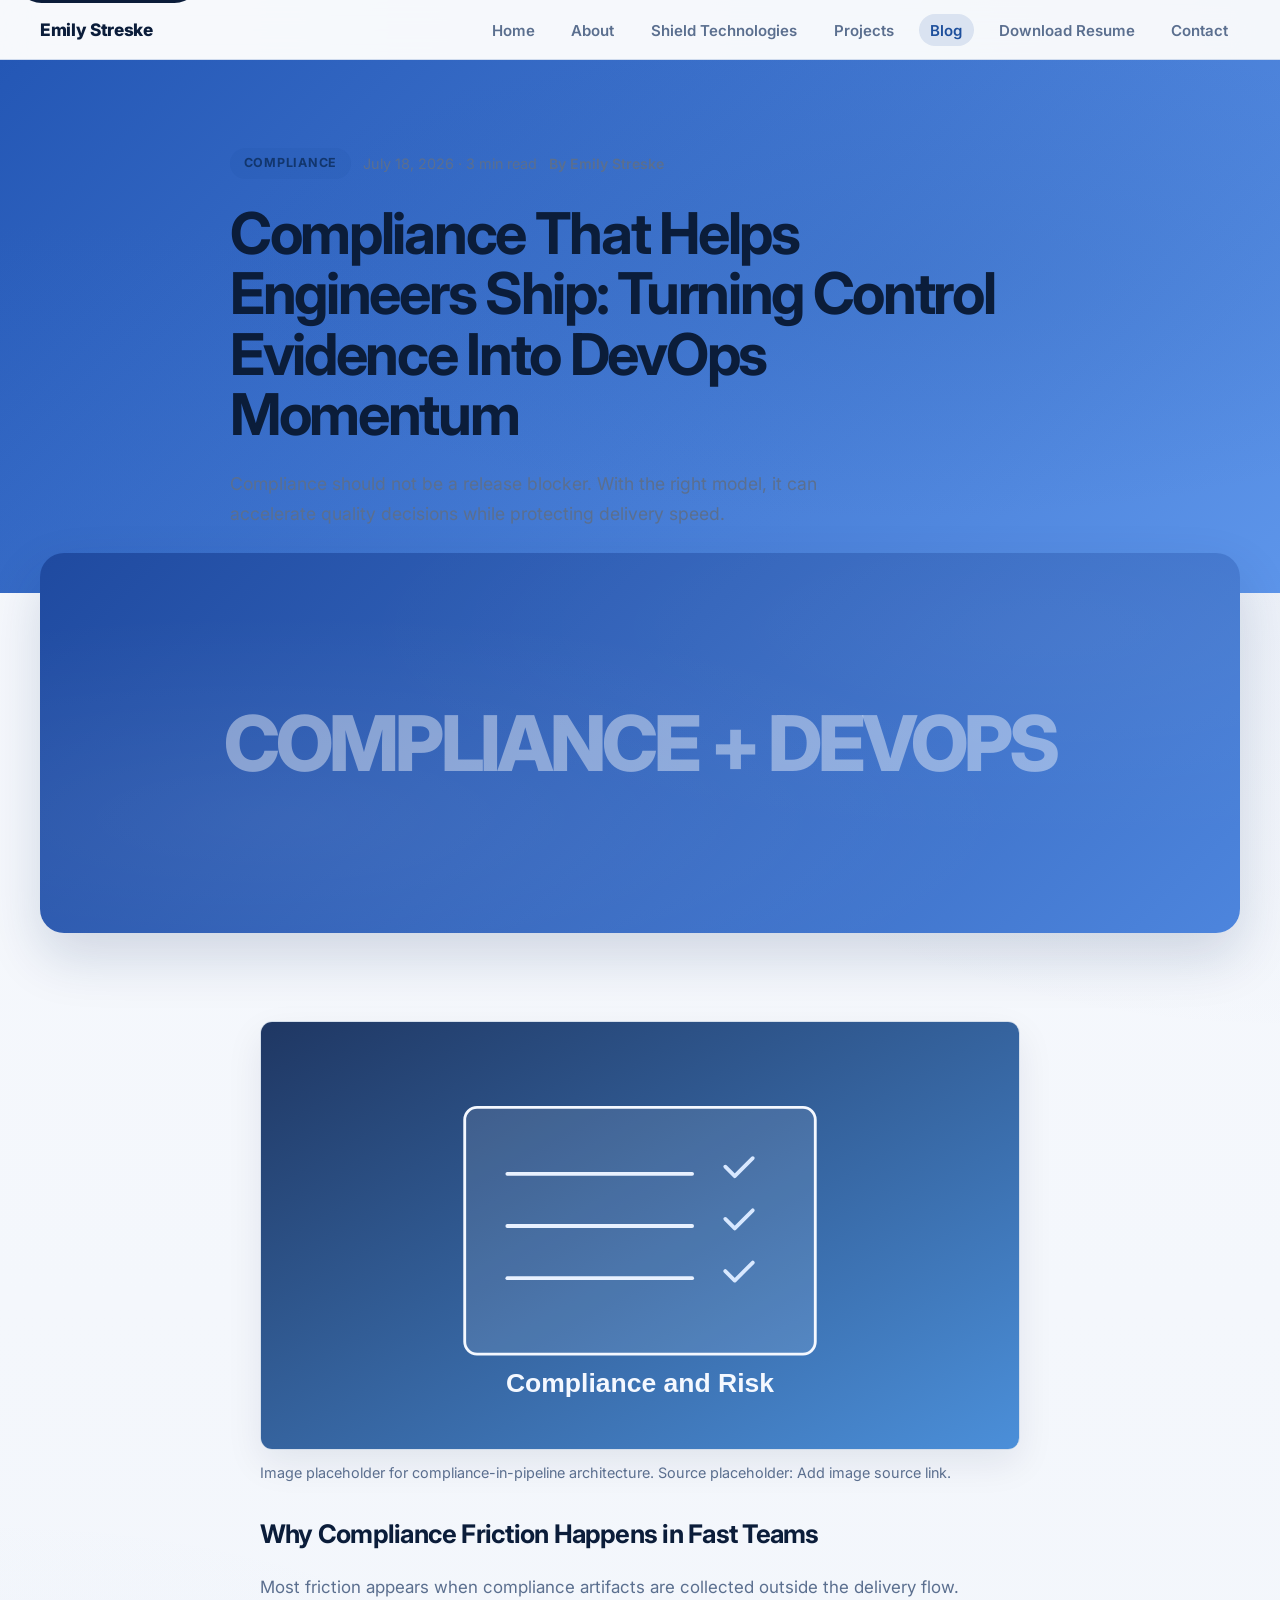
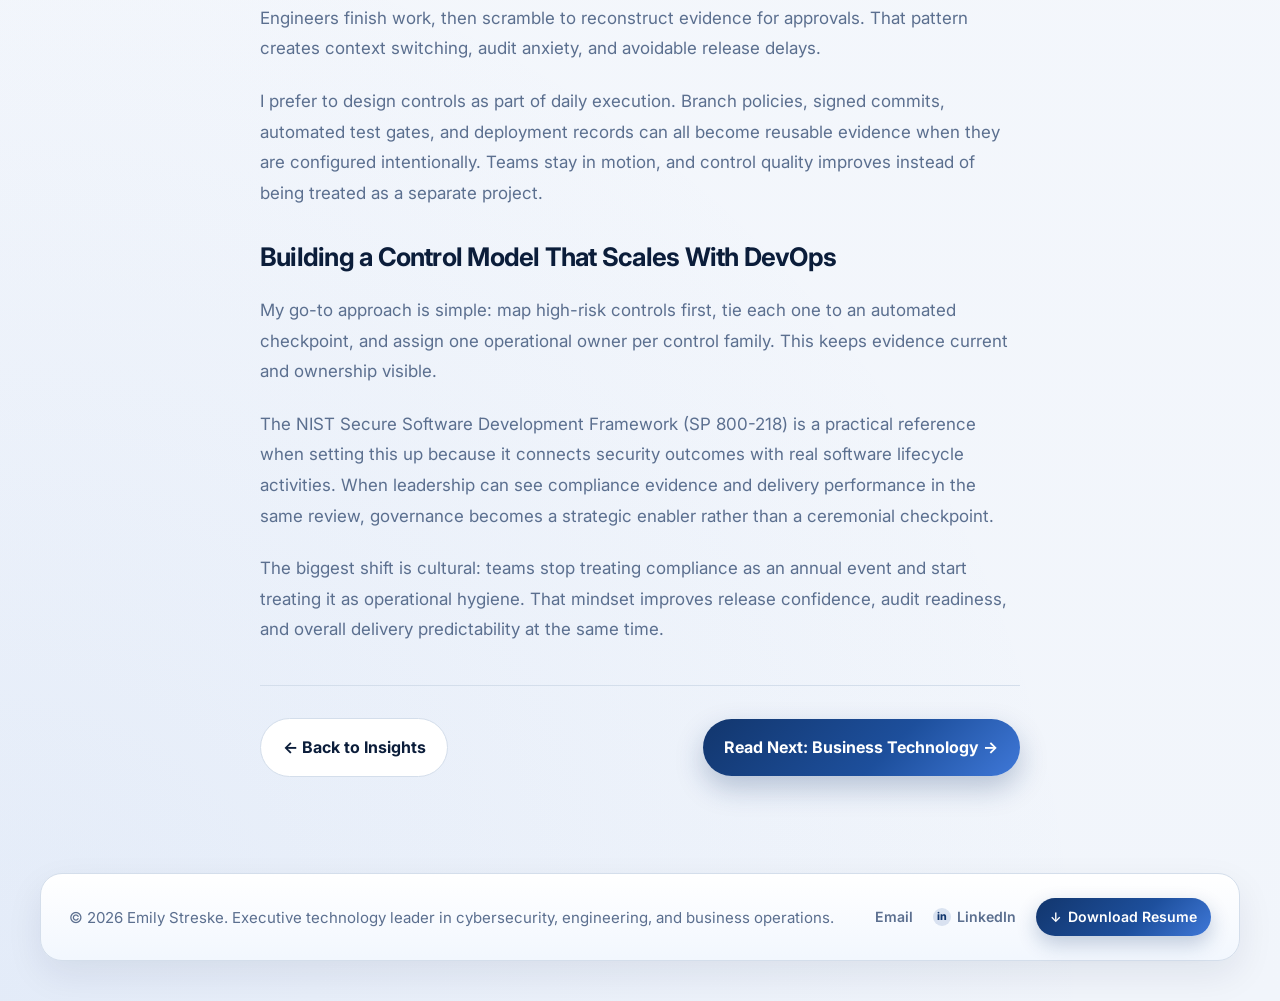
<file: blog/compliance-devops-controls-that-ship.html>
<!DOCTYPE html>
<html lang="en">
<head>
  <meta charset="UTF-8" />
  <meta name="viewport" content="width=device-width, initial-scale=1.0" />
  <title>Compliance That Helps Engineers Ship: Turning Control Evidence Into DevOps Momentum | Emily Streske</title>
  <meta
    name="description"
    content="A practical perspective on aligning compliance evidence with DevOps workflows so teams can ship quickly without weakening control quality."
  />
  <meta name="author" content="Emily Streske" />
  <meta name="keywords" content="Emily Streske, cybersecurity, software engineering, DevOps, business operations, Shield Technologies, MSSP, compliance readiness, risk management, secure software delivery" />
  <link rel="icon" type="image/svg+xml" href="../assets/icons/favicon.svg" />
  <meta property="og:title" content="Compliance That Helps Engineers Ship" />
  <meta property="og:description" content="How to make compliance evidence useful inside DevOps delivery cycles." />
  <meta property="og:type" content="article" />
  <meta property="og:url" content="https://emilystreske3.github.io/emily-streske/blog/compliance-devops-controls-that-ship.html" />
  <meta property="og:image" content="https://emilystreske3.github.io/emily-streske/assets/images/STRESKE-56.jpg" />
  <link rel="preconnect" href="https://fonts.googleapis.com" />
  <link rel="preconnect" href="https://fonts.gstatic.com" crossorigin />
  <link
    href="https://fonts.googleapis.com/css2?family=Inter:wght@400;500;600;700;800&display=swap"
    rel="stylesheet"
  />
  <link rel="stylesheet" href="../styles.css" />
</head>
<body class="post-page">
  <a class="skip-link" href="#main-content">Skip to main content</a>

  <header class="site-header">
    <nav class="navbar" aria-label="Primary">
      <a class="logo" href="../index.html">Emily Streske</a>

      <button
        class="menu-toggle"
        id="menuToggle"
        type="button"
        aria-expanded="false"
        aria-controls="navLinks"
        aria-label="Open navigation menu"
      >
        <span></span>
        <span></span>
        <span></span>
      </button>

      <ul class="nav-links" id="navLinks">
        <li><a href="../index.html">Home</a></li>
        <li><a href="../about.html">About</a></li>
        <li><a href="../index.html#shield-technologies">Shield Technologies</a></li>
        <li><a href="../projects.html">Projects</a></li>
        <li><a href="index.html" aria-current="page">Blog</a></li>
        <li><a href="../resume.html">Download Resume</a></li>
        <li><a href="../contact.html">Contact</a></li>
      </ul>
    </nav>
  </header>

  <main id="main-content">
    <section class="post-hero img-compliance" aria-label="Article header">
      <div class="post-hero-inner">
        <div class="post-hero-meta">
          <span class="post-category cat-compliance">Compliance</span>
          <span class="post-meta-text"><time datetime="2026-07-18">July 18, 2026 &middot; 3 min read</time></span>
          <span class="post-author">By Emily Streske</span>
        </div>
        <h1>Compliance That Helps Engineers Ship: Turning Control Evidence Into DevOps Momentum</h1>
        <p class="post-hero-lead">
          Compliance should not be a release blocker. With the right model, it can accelerate
          quality decisions while protecting delivery speed.
        </p>
      </div>
    </section>

    <div class="post-featured-banner" aria-hidden="true">
      <div class="post-featured-banner-inner img-devops">
        <span class="post-banner-label">Compliance + DevOps</span>
      </div>
    </div>

    <article class="post-article">
      <div class="post-article-inner">
        <div class="post-body-content">
          <figure class="post-image-placeholder">
            <img src="../assets/images/blog/compliance.svg" alt="Placeholder image for compliance controls integrated into software delivery" loading="lazy" />
            <figcaption>
              Image placeholder for compliance-in-pipeline architecture. Source placeholder:
              <a href="https://example.com/image-source-placeholder" target="_blank" rel="noopener noreferrer">Add image source link</a>.
            </figcaption>
          </figure>

          <h2>Why Compliance Friction Happens in Fast Teams</h2>
          <p>
            Most friction appears when compliance artifacts are collected outside the delivery flow.
            Engineers finish work, then scramble to reconstruct evidence for approvals. That pattern
            creates context switching, audit anxiety, and avoidable release delays.
          </p>
          <p>
            I prefer to design controls as part of daily execution. Branch policies, signed commits,
            automated test gates, and deployment records can all become reusable evidence when they
            are configured intentionally. Teams stay in motion, and control quality improves instead
            of being treated as a separate project.
          </p>

          <h2>Building a Control Model That Scales With DevOps</h2>
          <p>
            My go-to approach is simple: map high-risk controls first, tie each one to an automated
            checkpoint, and assign one operational owner per control family. This keeps evidence
            current and ownership visible.
          </p>
          <p>
            The
            <a href="https://csrc.nist.gov/pubs/sp/800/218/final" target="_blank" rel="noopener noreferrer">NIST Secure Software Development Framework (SP 800-218)</a>
            is a practical reference when setting this up because it connects security outcomes with
            real software lifecycle activities. When leadership can see compliance evidence and
            delivery performance in the same review, governance becomes a strategic enabler rather
            than a ceremonial checkpoint.
          </p>
          <p>
            The biggest shift is cultural: teams stop treating compliance as an annual event and
            start treating it as operational hygiene. That mindset improves release confidence,
            audit readiness, and overall delivery predictability at the same time.
          </p>
        </div>

        <div class="post-nav-row">
          <a class="btn secondary" href="index.html">← Back to Insights</a>
          <a class="btn primary" href="business-technology-leadership-framework.html">Read Next: Business Technology →</a>
        </div>
      </div>
    </article>
  </main>

  <footer class="footer">
    <div class="footer-inner">
      <p class="footer-copy">© 2026 Emily Streske. Executive technology leader in cybersecurity, engineering, and business operations.</p>
      <nav class="footer-links" aria-label="Footer">
        <a href="mailto:professional-email@example.com">Email</a>
        <a href="https://www.linkedin.com/in/emily-streske-110392222" target="_blank" rel="noopener noreferrer">LinkedIn</a>
        <a href="../assets/resume/Emily_Streske_Executive_Resume_2026.pdf" target="_blank" rel="noopener noreferrer">Download Resume</a>
      </nav>
    </div>
  </footer>

  <script src="../script.js"></script>
</body>
</html>
</file>
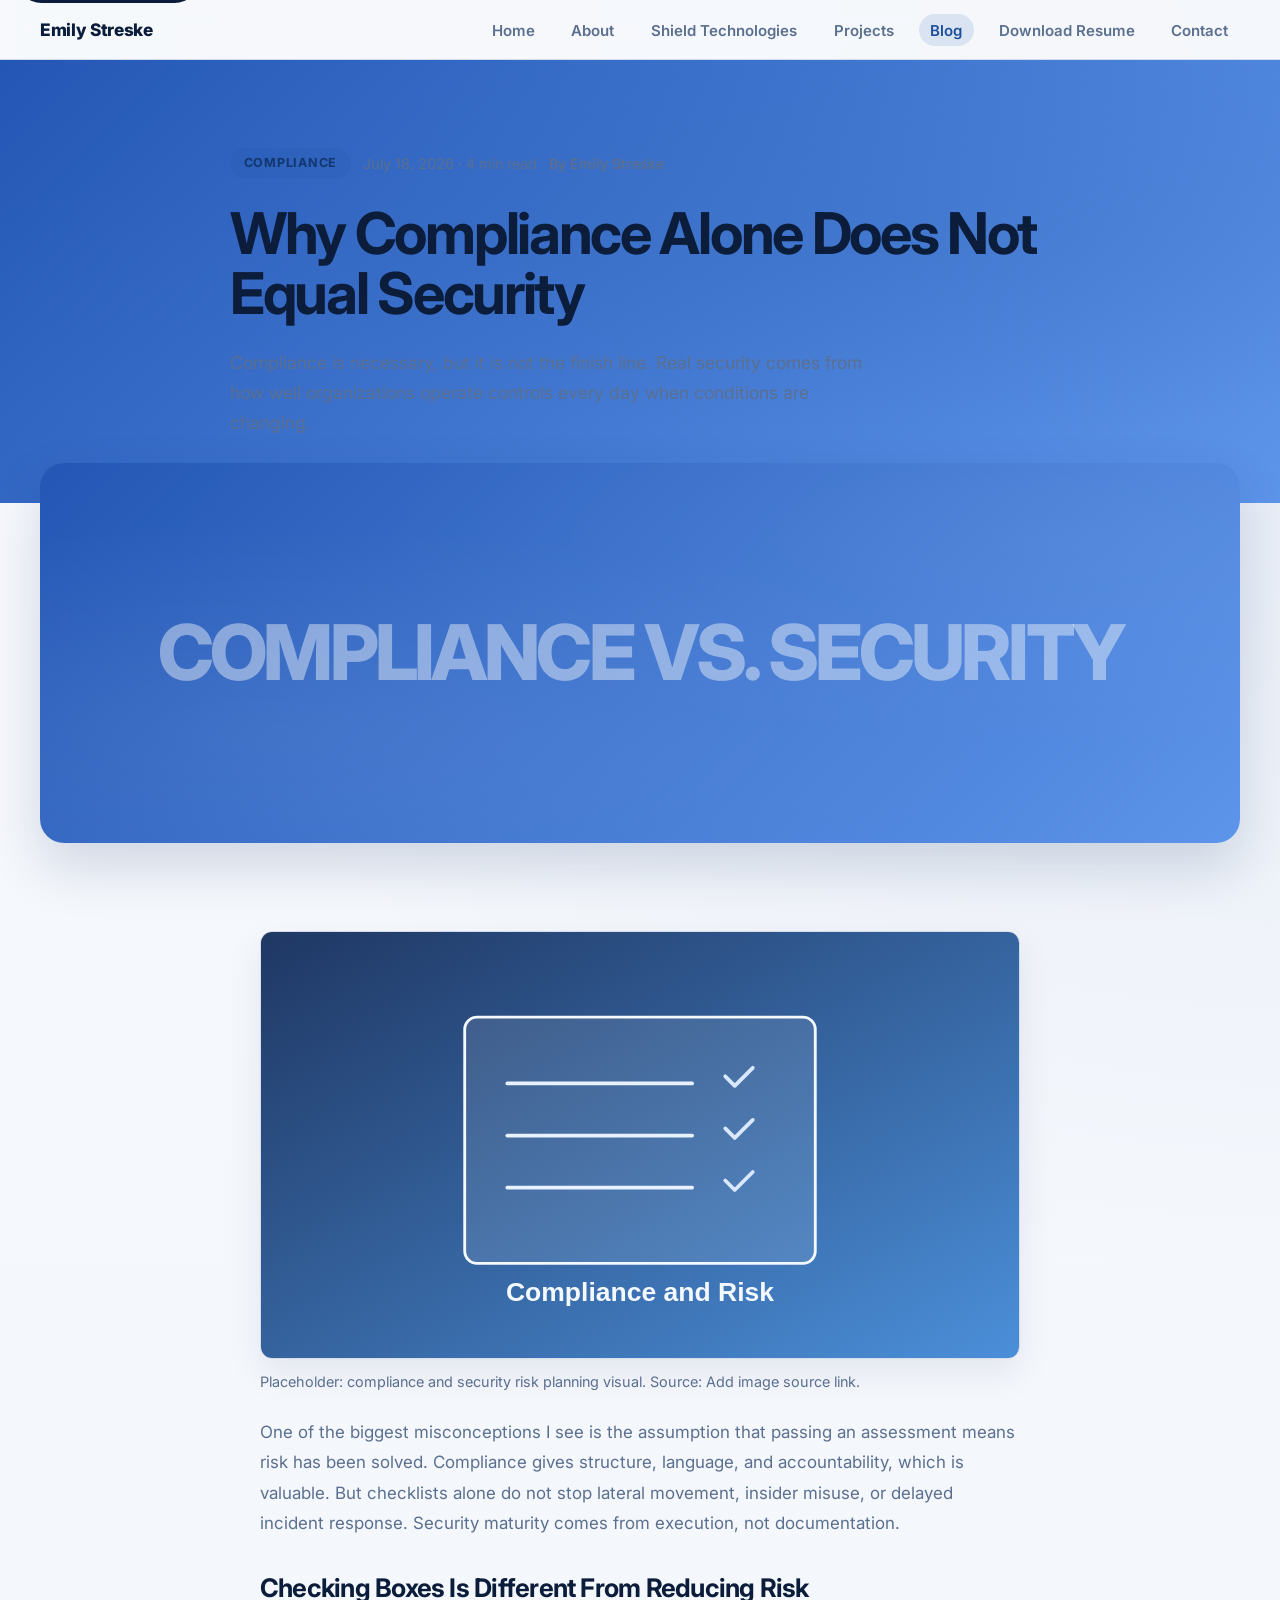
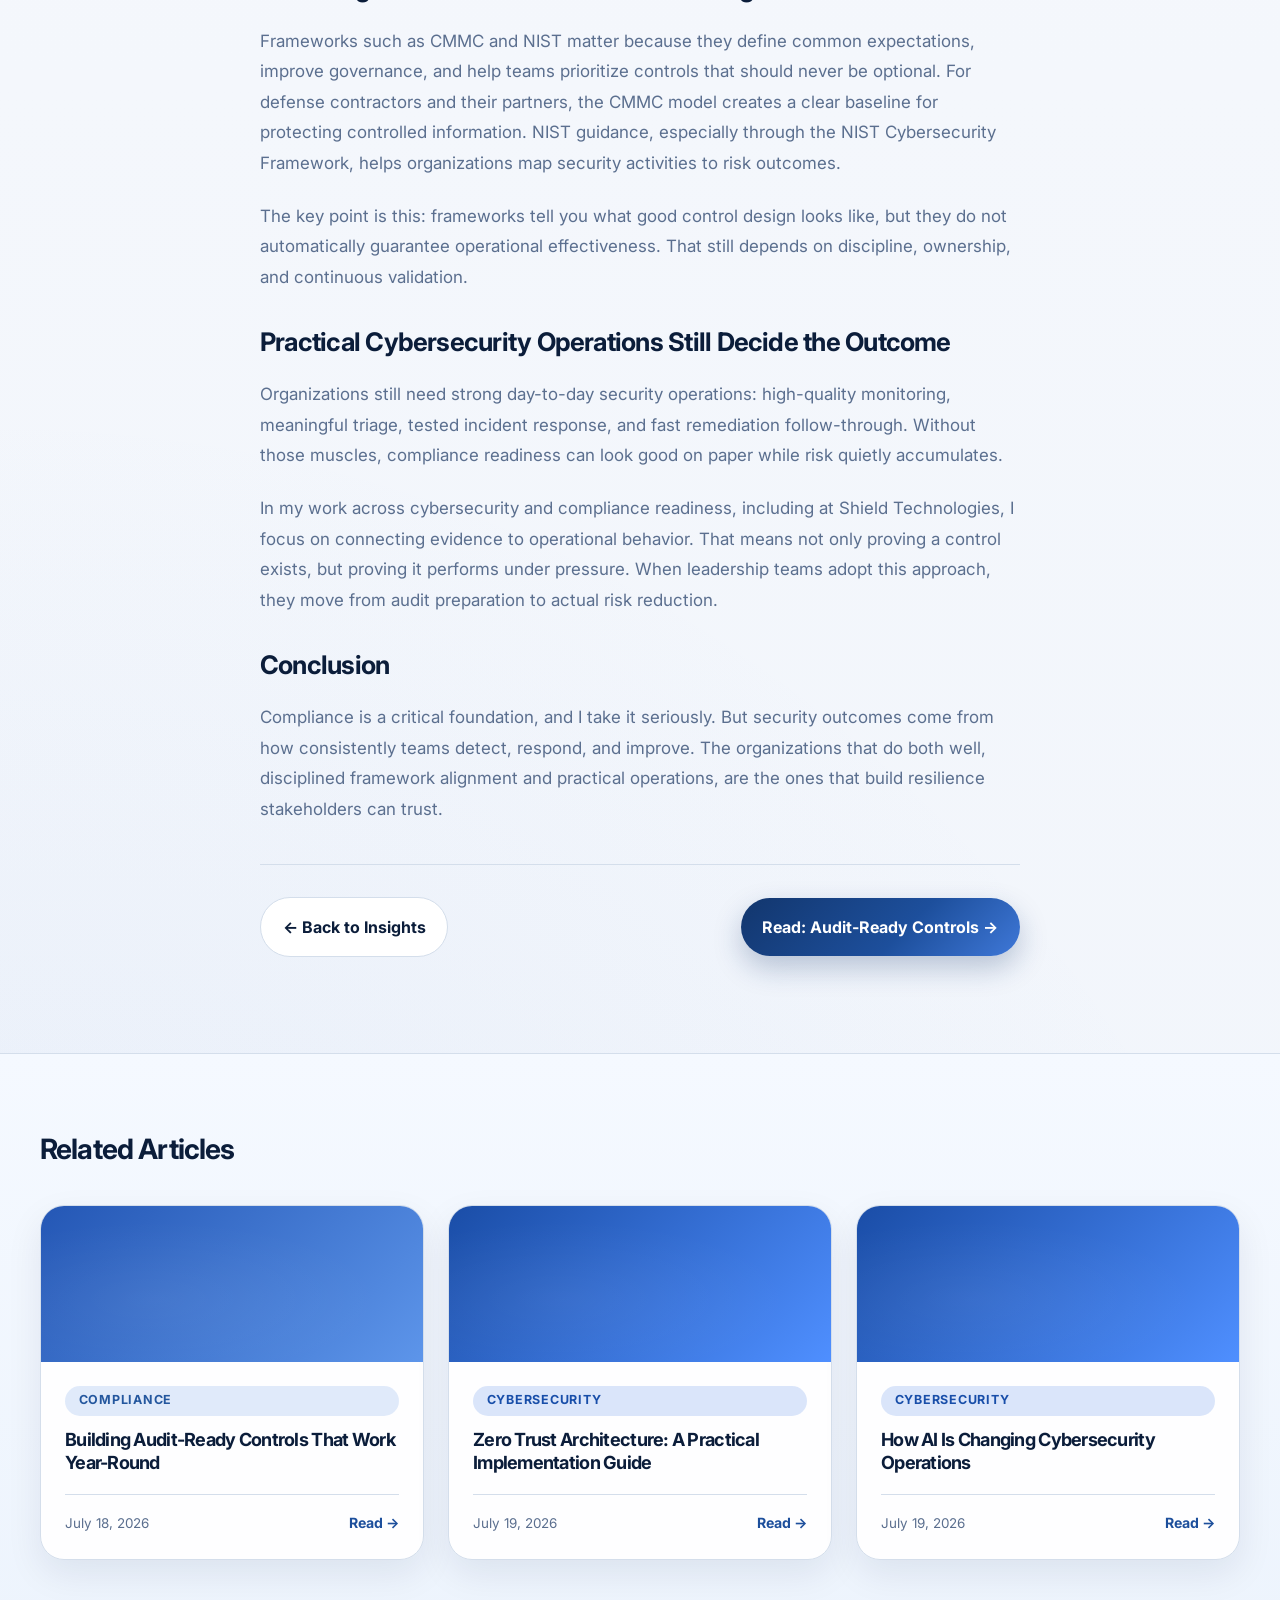
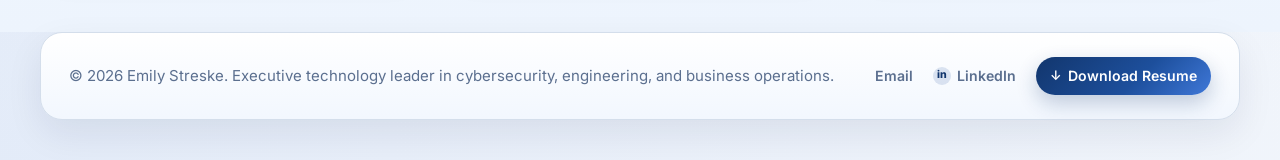
<file: blog/compliance-does-not-equal-security.html>
<!DOCTYPE html>
<html lang="en">
<head>
  <meta charset="UTF-8" />
  <meta name="viewport" content="width=device-width, initial-scale=1.0" />
  <title>Why Compliance Alone Does Not Equal Security | Emily Streske</title>
  <meta
    name="description"
    content="Why compliance evidence matters, why it is not enough by itself, and how practical cybersecurity operations at Shield Technologies reduce real risk."
  />
  <meta name="author" content="Emily Streske" />
  <meta name="keywords" content="Emily Streske, cybersecurity, software engineering, DevOps, business operations, Shield Technologies, MSSP, compliance readiness, risk management, secure software delivery" />
  <link rel="icon" type="image/svg+xml" href="../assets/icons/favicon.svg" />
  <meta property="og:title" content="Why Compliance Alone Does Not Equal Security" />
  <meta property="og:description" content="A practical perspective on compliance, risk reduction, and operational cybersecurity execution." />
  <meta property="og:type" content="article" />
  <meta property="og:url" content="https://emilystreske3.github.io/emily-streske/blog/compliance-does-not-equal-security.html" />
  <meta property="og:image" content="https://emilystreske3.github.io/emily-streske/assets/images/STRESKE-56.jpg" />
  <link rel="preconnect" href="https://fonts.googleapis.com" />
  <link rel="preconnect" href="https://fonts.gstatic.com" crossorigin />
  <link
    href="https://fonts.googleapis.com/css2?family=Inter:wght@400;500;600;700;800&display=swap"
    rel="stylesheet"
  />
  <link rel="stylesheet" href="../styles.css" />
</head>
<body class="post-page">
  <a class="skip-link" href="#main-content">Skip to main content</a>

  <header class="site-header">
    <nav class="navbar" aria-label="Primary">
      <a class="logo" href="../index.html">Emily Streske</a>

      <button
        class="menu-toggle"
        id="menuToggle"
        type="button"
        aria-expanded="false"
        aria-controls="navLinks"
        aria-label="Open navigation menu"
      >
        <span></span>
        <span></span>
        <span></span>
      </button>

      <ul class="nav-links" id="navLinks">
        <li><a href="../index.html">Home</a></li>
        <li><a href="../about.html">About</a></li>
        <li><a href="../index.html#shield-technologies">Shield Technologies</a></li>
        <li><a href="../projects.html">Projects</a></li>
        <li><a href="index.html" aria-current="page">Blog</a></li>
        <li><a href="../resume.html">Download Resume</a></li>
        <li><a href="../contact.html">Contact</a></li>
      </ul>
    </nav>
  </header>

  <main id="main-content">
    <!-- Post hero -->
    <section class="post-hero img-compliance" aria-label="Article header">
      <div class="post-hero-inner">
        <div class="post-hero-meta">
          <span class="post-category cat-compliance">Compliance</span>
          <span class="post-meta-text"><time datetime="2026-07-18">July 18, 2026 &middot; 4 min read</time></span>
          <span class="post-author">By Emily Streske</span>
        </div>
        <h1>Why Compliance Alone Does Not Equal Security</h1>
        <p class="post-hero-lead">
          Compliance is necessary, but it is not the finish line. Real security comes from how
          well organizations operate controls every day when conditions are changing.
        </p>
      </div>
    </section>

    <!-- Featured image banner -->
    <div class="post-featured-banner" aria-hidden="true">
      <div class="post-featured-banner-inner img-compliance">
        <span class="post-banner-label">Compliance vs. Security</span>
      </div>
    </div>

    <!-- Article body -->
    <article class="post-article">
      <div class="post-article-inner">
        <div class="post-body-content">
          <figure class="post-image-placeholder">
            <img src="../assets/images/blog/compliance.svg" alt="Compliance framework and operational security image placeholder" loading="lazy" />
            <figcaption>
              Placeholder: compliance and security risk planning visual. Source:
              <a href="https://example.com/image-source-placeholder" target="_blank" rel="noopener noreferrer">Add image source link</a>.
            </figcaption>
          </figure>

          <p>
            One of the biggest misconceptions I see is the assumption that passing an assessment means
            risk has been solved. Compliance gives structure, language, and accountability, which is
            valuable. But checklists alone do not stop lateral movement, insider misuse, or delayed
            incident response. Security maturity comes from execution, not documentation.
          </p>

          <h2>Checking Boxes Is Different From Reducing Risk</h2>
          <p>
            Frameworks such as CMMC and NIST matter because they define common expectations, improve
            governance, and help teams prioritize controls that should never be optional. For defense
            contractors and their partners, the
            <a href="https://dodcio.defense.gov/CMMC/Model/" target="_blank" rel="noopener noreferrer">CMMC model</a>
            creates a clear baseline for protecting controlled information. NIST guidance, especially
            through the
            <a href="https://www.nist.gov/cyberframework" target="_blank" rel="noopener noreferrer">NIST Cybersecurity Framework</a>,
            helps organizations map security activities to risk outcomes.
          </p>
          <p>
            The key point is this: frameworks tell you what good control design looks like, but they do
            not automatically guarantee operational effectiveness. That still depends on discipline,
            ownership, and continuous validation.
          </p>

          <h2>Practical Cybersecurity Operations Still Decide the Outcome</h2>
          <p>
            Organizations still need strong day-to-day security operations: high-quality monitoring,
            meaningful triage, tested incident response, and fast remediation follow-through. Without
            those muscles, compliance readiness can look good on paper while risk quietly accumulates.
          </p>
          <p>
            In my work across cybersecurity and compliance readiness, including at Shield Technologies,
            I focus on connecting evidence to operational behavior. That means not only proving a
            control exists, but proving it performs under pressure. When leadership teams adopt this
            approach, they move from audit preparation to actual risk reduction.
          </p>

          <h2>Conclusion</h2>
          <p>
            Compliance is a critical foundation, and I take it seriously. But security outcomes come
            from how consistently teams detect, respond, and improve. The organizations that do both
            well, disciplined framework alignment and practical operations, are the ones that build
            resilience stakeholders can trust.
          </p>
        </div>

        <!-- Post navigation -->
        <div class="post-nav-row">
          <a class="btn secondary" href="index.html">← Back to Insights</a>
          <a class="btn primary" href="compliance-audit-ready-controls.html">Read: Audit-Ready Controls →</a>
        </div>
      </div>
    </article>

    <!-- Related posts -->
    <section class="related-posts" aria-label="Related articles">
      <div class="related-posts-inner">
        <h2>Related Articles</h2>
        <div class="related-grid">
          <a class="post-card" href="compliance-audit-ready-controls.html">
            <div class="post-card-image img-compliance"></div>
            <div class="post-card-body">
              <span class="post-category cat-compliance">Compliance</span>
              <h3>Building Audit-Ready Controls That Work Year-Round</h3>
              <div class="post-card-footer">
                <span class="post-date">July 18, 2026</span>
                <span class="post-read-link">Read →</span>
              </div>
            </div>
          </a>
          <a class="post-card" href="cybersecurity-zero-trust-architecture.html">
            <div class="post-card-image img-cybersecurity"></div>
            <div class="post-card-body">
              <span class="post-category cat-cybersecurity">Cybersecurity</span>
              <h3>Zero Trust Architecture: A Practical Implementation Guide</h3>
              <div class="post-card-footer">
                <span class="post-date">July 19, 2026</span>
                <span class="post-read-link">Read →</span>
              </div>
            </div>
          </a>
          <a class="post-card" href="ai-transforming-cybersecurity-operations.html">
            <div class="post-card-image img-cybersecurity"></div>
            <div class="post-card-body">
              <span class="post-category cat-cybersecurity">Cybersecurity</span>
              <h3>How AI Is Changing Cybersecurity Operations</h3>
              <div class="post-card-footer">
                <span class="post-date">July 19, 2026</span>
                <span class="post-read-link">Read →</span>
              </div>
            </div>
          </a>
        </div>
      </div>
    </section>
  </main>

  <footer class="footer">
    <div class="footer-inner">
      <p class="footer-copy">© 2026 Emily Streske. Executive technology leader in cybersecurity, engineering, and business operations.</p>
      <nav class="footer-links" aria-label="Footer">
        <a href="mailto:professional-email@example.com">Email</a>
        <a href="https://www.linkedin.com/in/emily-streske-110392222" target="_blank" rel="noopener noreferrer">LinkedIn</a>
        <a href="../assets/resume/Emily_Streske_Executive_Resume_2026.pdf" target="_blank" rel="noopener noreferrer">Download Resume</a>
      </nav>
    </div>
  </footer>

  <script src="../script.js"></script>
</body>
</html>
</file>
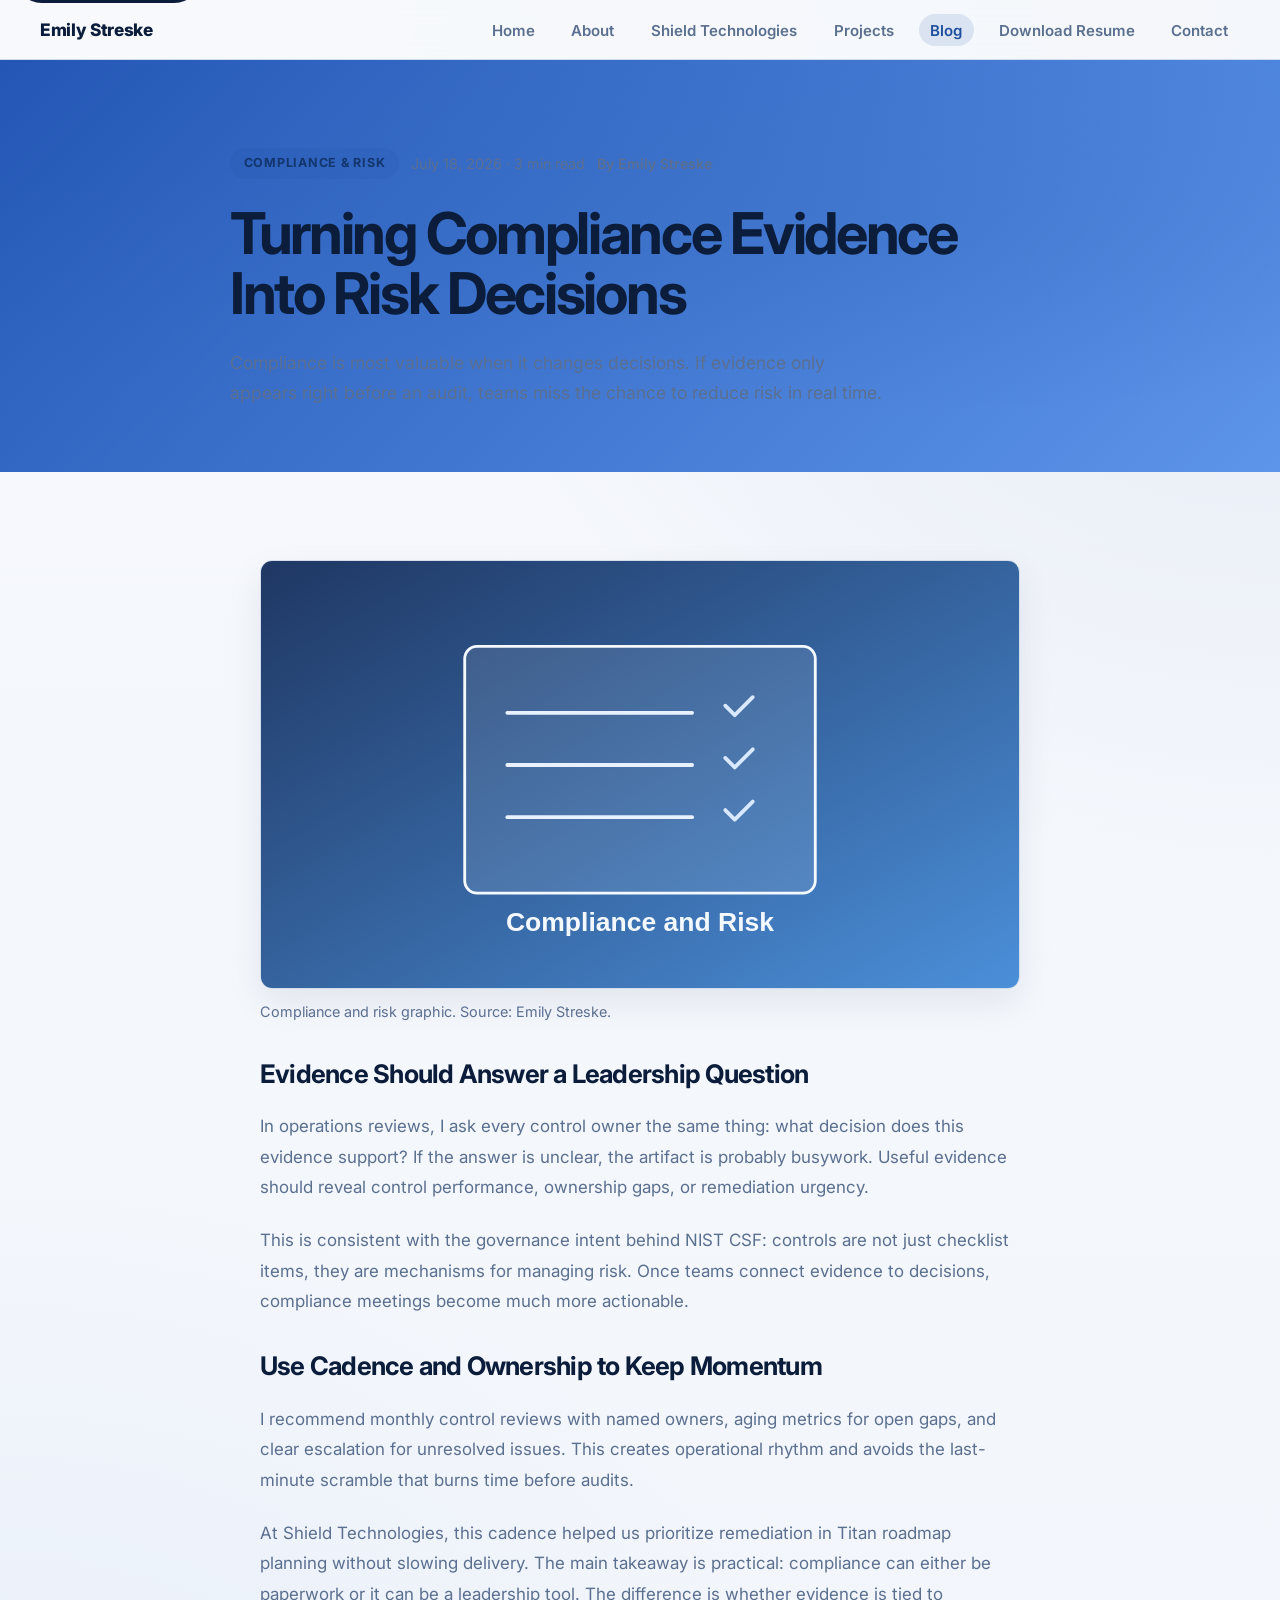
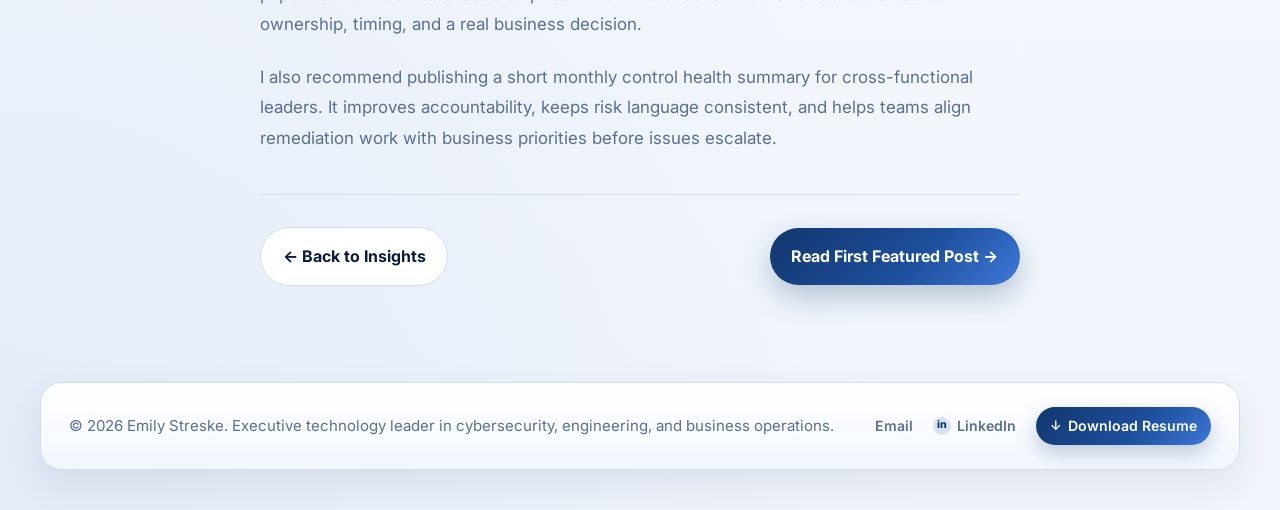
<file: blog/compliance-evidence-risk-decisions.html>
<!DOCTYPE html>
<html lang="en">
<head>
  <meta charset="UTF-8" />
  <meta name="viewport" content="width=device-width, initial-scale=1.0" />
  <title>Turning Compliance Evidence Into Risk Decisions | Emily Streske</title>
  <meta
    name="description"
    content="A COO-focused view on making compliance evidence useful for risk decisions, prioritization, and cross-functional execution."
  />
  <meta name="author" content="Emily Streske" />
  <meta name="keywords" content="Emily Streske, cybersecurity, software engineering, DevOps, business operations, Shield Technologies, MSSP, compliance readiness, risk management, secure software delivery" />
  <link rel="icon" type="image/svg+xml" href="../assets/icons/favicon.svg" />
  <meta property="og:title" content="Turning Compliance Evidence Into Risk Decisions" />
  <meta property="og:description" content="A COO-focused view on making compliance evidence useful for risk decisions, prioritization, and cross-functional execution." />
  <meta property="og:type" content="article" />
  <meta property="og:url" content="https://emilystreske3.github.io/emily-streske/blog/compliance-evidence-risk-decisions.html" />
  <meta property="og:image" content="https://emilystreske3.github.io/emily-streske/assets/images/STRESKE-56.jpg" />
  <link rel="preconnect" href="https://fonts.googleapis.com" />
  <link rel="preconnect" href="https://fonts.gstatic.com" crossorigin />
  <link
    href="https://fonts.googleapis.com/css2?family=Inter:wght@400;500;600;700;800&display=swap"
    rel="stylesheet"
  />
  <link rel="stylesheet" href="../styles.css" />
</head>
<body class="post-page">
  <a class="skip-link" href="#main-content">Skip to main content</a>

  <header class="site-header">
    <nav class="navbar" aria-label="Primary">
      <a class="logo" href="../index.html">Emily Streske</a>
      <button class="menu-toggle" id="menuToggle" type="button" aria-expanded="false" aria-controls="navLinks" aria-label="Open navigation menu">
        <span></span><span></span><span></span>
      </button>
      <ul class="nav-links" id="navLinks">
        <li><a href="../index.html">Home</a></li>
        <li><a href="../about.html">About</a></li>
        <li><a href="../index.html#shield-technologies">Shield Technologies</a></li>
        <li><a href="../projects.html">Projects</a></li>
        <li><a href="index.html" aria-current="page">Blog</a></li>
        <li><a href="../resume.html">Download Resume</a></li>
        <li><a href="../contact.html">Contact</a></li>
      </ul>
    </nav>
  </header>

  <main id="main-content">
    <section class="post-hero img-compliance" aria-label="Article header">
      <div class="post-hero-inner">
        <div class="post-hero-meta">
          <span class="post-category cat-compliance">Compliance &amp; Risk</span>
          <span class="post-meta-text"><time datetime="2026-07-18">July 18, 2026 &middot; 3 min read</time></span>
          <span class="post-author">By Emily Streske</span>
        </div>
        <h1>Turning Compliance Evidence Into Risk Decisions</h1>
        <p class="post-hero-lead">
          Compliance is most valuable when it changes decisions. If evidence only appears right
          before an audit, teams miss the chance to reduce risk in real time.
        </p>
      </div>
    </section>

    <article class="post-article">
      <div class="post-article-inner">
        <div class="post-body-content">
          <figure class="post-image-placeholder">
            <img
              src="../assets/images/blog/compliance.svg"
              alt="Risk and compliance analyst reviewing controls and audit documents"
              loading="lazy"
            />
            <figcaption>
              Compliance and risk graphic. Source: Emily Streske.
            </figcaption>
          </figure>

          <h2>Evidence Should Answer a Leadership Question</h2>
          <p>
            In operations reviews, I ask every control owner the same thing: what decision does this
            evidence support? If the answer is unclear, the artifact is probably busywork. Useful
            evidence should reveal control performance, ownership gaps, or remediation urgency.
          </p>
          <p>
            This is consistent with the governance intent behind
            <a href="https://www.nist.gov/cyberframework" target="_blank" rel="noopener noreferrer">NIST CSF</a>:
            controls are not just checklist items, they are mechanisms for managing risk. Once teams
            connect evidence to decisions, compliance meetings become much more actionable.
          </p>

          <h2>Use Cadence and Ownership to Keep Momentum</h2>
          <p>
            I recommend monthly control reviews with named owners, aging metrics for open gaps, and
            clear escalation for unresolved issues. This creates operational rhythm and avoids the
            last-minute scramble that burns time before audits.
          </p>
          <p>
            At Shield Technologies, this cadence helped us prioritize remediation in Titan roadmap
            planning without slowing delivery. The main takeaway is practical: compliance can either
            be paperwork or it can be a leadership tool. The difference is whether evidence is tied
            to ownership, timing, and a real business decision.
          </p>
          <p>
            I also recommend publishing a short monthly control health summary for cross-functional
            leaders. It improves accountability, keeps risk language consistent, and helps teams
            align remediation work with business priorities before issues escalate.
          </p>
        </div>

        <div class="post-nav-row">
          <a class="btn secondary" href="index.html">← Back to Insights</a>
          <a class="btn primary" href="mssp-leadership-board-confidence.html">Read First Featured Post →</a>
        </div>
      </div>
    </article>
  </main>

  <footer class="footer">
    <div class="footer-inner">
      <p class="footer-copy">© 2026 Emily Streske. Executive technology leader in cybersecurity, engineering, and business operations.</p>
      <nav class="footer-links" aria-label="Footer">
        <a href="mailto:professional-email@example.com">Email</a>
        <a href="https://www.linkedin.com/in/emily-streske-110392222" target="_blank" rel="noopener noreferrer">LinkedIn</a>
        <a href="../assets/resume/Emily_Streske_Executive_Resume_2026.pdf" target="_blank" rel="noopener noreferrer">Download Resume</a>
      </nav>
    </div>
  </footer>

  <script src="../script.js"></script>
</body>
</html>
</file>
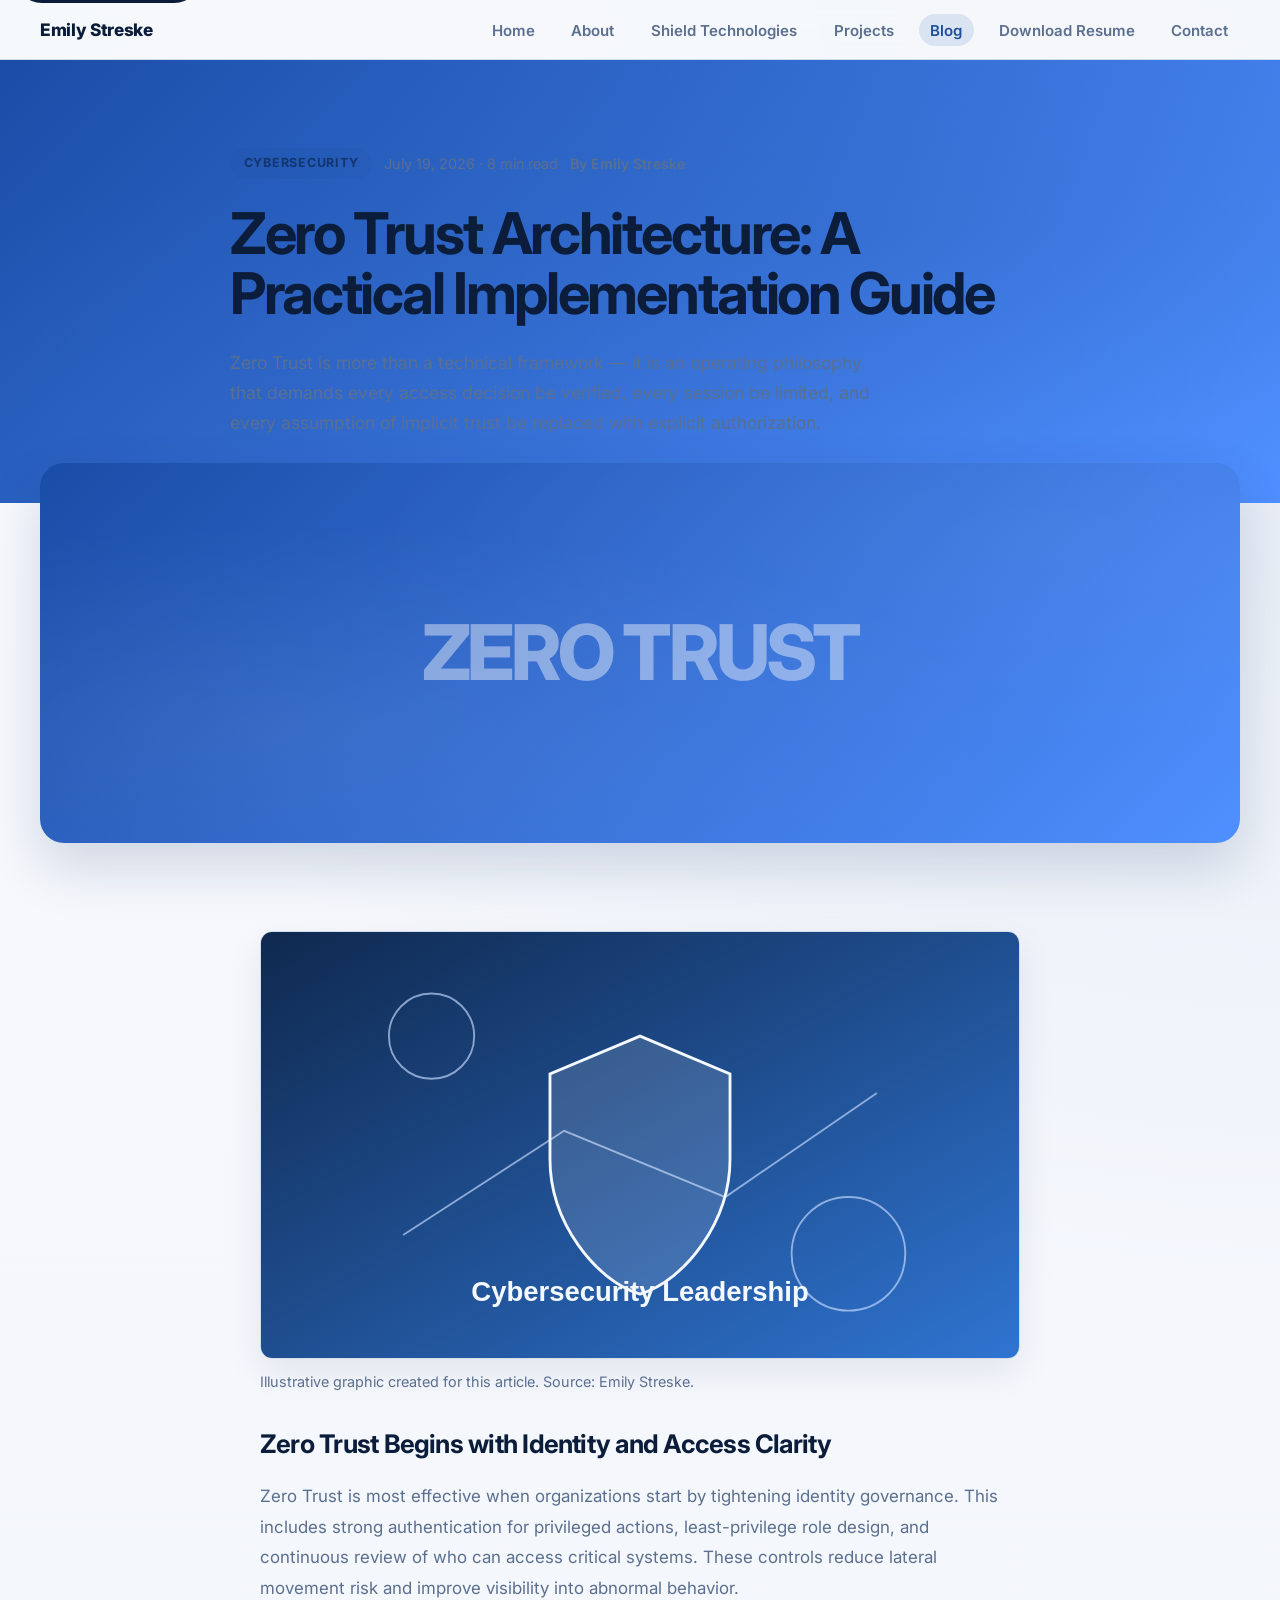
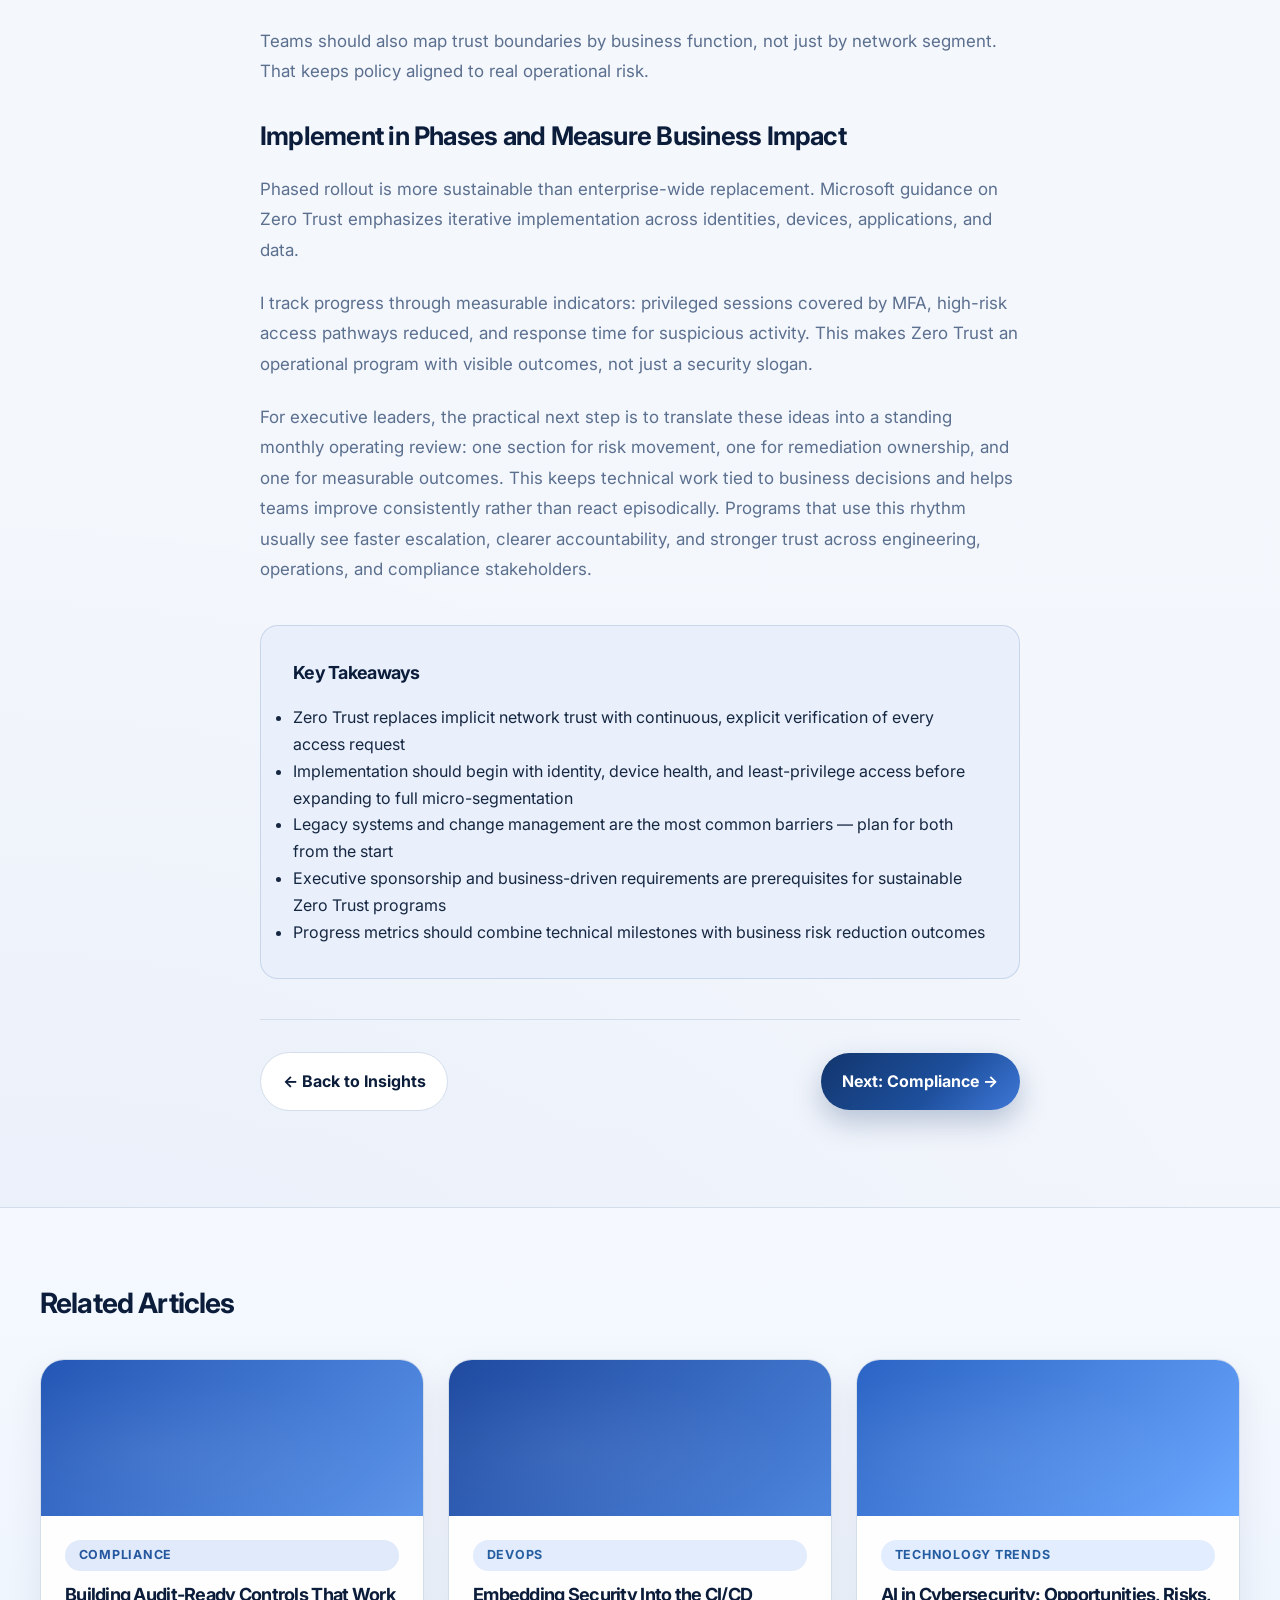
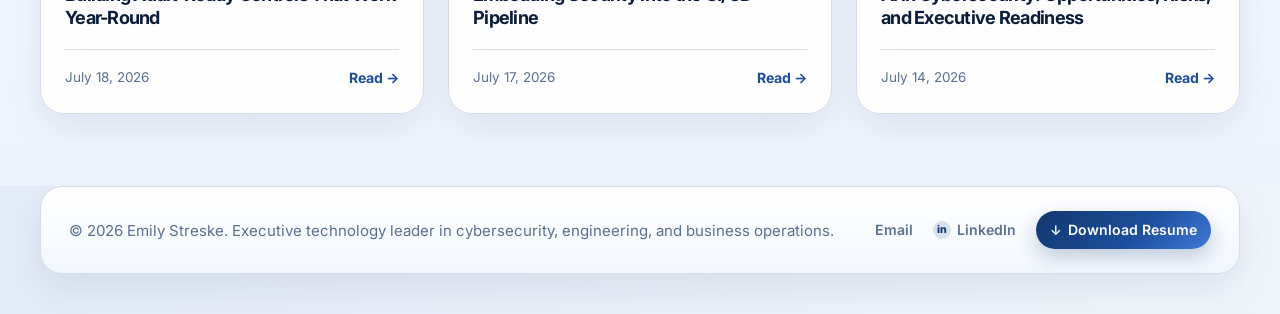
<file: blog/cybersecurity-zero-trust-architecture.html>
<!DOCTYPE html>
<html lang="en">
<head>
  <meta charset="UTF-8" />
  <meta name="viewport" content="width=device-width, initial-scale=1.0" />
  <title>Zero Trust Architecture: A Practical Implementation Guide | Emily Streske</title>
  <meta
    name="description"
    content="Zero Trust is more than a technical framework — it is an operating philosophy that demands every access decision be verified, every session be limited, and every assumption of implicit trust be replaced with explicit authorization."
  />
  <meta name="author" content="Emily Streske" />
  <meta name="keywords" content="Emily Streske, cybersecurity, software engineering, DevOps, business operations, Shield Technologies, MSSP, compliance readiness, risk management, secure software delivery" />
  <link rel="icon" type="image/svg+xml" href="../assets/icons/favicon.svg" />
  <meta property="og:title" content="Zero Trust Architecture: A Practical Implementation Guide" />
  <meta property="og:description" content="A practical guide to implementing Zero Trust Architecture for executive technology leaders." />
  <meta property="og:type" content="article" />
  <meta property="og:url" content="https://emilystreske3.github.io/emily-streske/blog/cybersecurity-zero-trust-architecture.html" />
  <meta property="og:image" content="https://emilystreske3.github.io/emily-streske/assets/images/STRESKE-56.jpg" />
  <link rel="preconnect" href="https://fonts.googleapis.com" />
  <link rel="preconnect" href="https://fonts.gstatic.com" crossorigin />
  <link
    href="https://fonts.googleapis.com/css2?family=Inter:wght@400;500;600;700;800&display=swap"
    rel="stylesheet"
  />
  <link rel="stylesheet" href="../styles.css" />
</head>
<body class="post-page">
  <a class="skip-link" href="#main-content">Skip to main content</a>

  <header class="site-header">
    <nav class="navbar" aria-label="Primary">
      <a class="logo" href="../index.html">Emily Streske</a>

      <button
        class="menu-toggle"
        id="menuToggle"
        type="button"
        aria-expanded="false"
        aria-controls="navLinks"
        aria-label="Open navigation menu"
      >
        <span></span>
        <span></span>
        <span></span>
      </button>

      <ul class="nav-links" id="navLinks">
        <li><a href="../index.html">Home</a></li>
        <li><a href="../about.html">About</a></li>
        <li><a href="../index.html#shield-technologies">Shield Technologies</a></li>
        <li><a href="../projects.html">Projects</a></li>
        <li><a href="index.html" aria-current="page">Blog</a></li>
        <li><a href="../resume.html">Download Resume</a></li>
        <li><a href="../contact.html">Contact</a></li>
      </ul>
    </nav>
  </header>

  <main id="main-content">
    <!-- Post hero -->
    <section class="post-hero img-cybersecurity" aria-label="Article header">
      <div class="post-hero-inner">
        <div class="post-hero-meta">
          <span class="post-category cat-cybersecurity">Cybersecurity</span>
          <span class="post-meta-text"><time datetime="2026-07-19">July 19, 2026 &middot; 8 min read</time></span>
          <span class="post-author">By Emily Streske</span>
        </div>
        <h1>Zero Trust Architecture: A Practical Implementation Guide</h1>
        <p class="post-hero-lead">
          Zero Trust is more than a technical framework — it is an operating philosophy that demands
          every access decision be verified, every session be limited, and every assumption of
          implicit trust be replaced with explicit authorization.
        </p>
      </div>
    </section>

    <!-- Featured image banner -->
    <div class="post-featured-banner" aria-hidden="true">
      <div class="post-featured-banner-inner img-cybersecurity">
        <span class="post-banner-label">Zero Trust</span>
      </div>
    </div>

    <!-- Article body -->
    <article class="post-article">
      <div class="post-article-inner">
        <div class="post-body-content">
          <figure class="post-image-placeholder">
            <img src="../assets/images/blog/cybersecurity.svg" alt="Zero Trust implementation visual" loading="lazy" />
            <figcaption>Illustrative graphic created for this article. Source: Emily Streske.</figcaption>
          </figure>

          <h2>Zero Trust Begins with Identity and Access Clarity</h2>
          <p>
            Zero Trust is most effective when organizations start by tightening identity governance.
            This includes strong authentication for privileged actions, least-privilege role design,
            and continuous review of who can access critical systems. These controls reduce lateral
            movement risk and improve visibility into abnormal behavior.
          </p>
          <p>
            Teams should also map trust boundaries by business function, not just by network segment.
            That keeps policy aligned to real operational risk.
          </p>

          <h2>Implement in Phases and Measure Business Impact</h2>
          <p>
            Phased rollout is more sustainable than enterprise-wide replacement. Microsoft guidance on
            <a href="https://learn.microsoft.com/security/zero-trust/" target="_blank" rel="noopener noreferrer">Zero Trust</a>
            emphasizes iterative implementation across identities, devices, applications, and data.
          </p>
          <p>
            I track progress through measurable indicators: privileged sessions covered by MFA,
            high-risk access pathways reduced, and response time for suspicious activity. This makes
            Zero Trust an operational program with visible outcomes, not just a security slogan.
          </p>
          <p>
            For executive leaders, the practical next step is to translate these ideas into a
            standing monthly operating review: one section for risk movement, one for remediation
            ownership, and one for measurable outcomes. This keeps technical work tied to
            business decisions and helps teams improve consistently rather than react episodically.
            Programs that use this rhythm usually see faster escalation, clearer accountability,
            and stronger trust across engineering, operations, and compliance stakeholders.
          </p>
        </div>

        <!-- Key takeaways box -->
        <div class="post-takeaways">
          <h3>Key Takeaways</h3>
          <ul>
            <li>Zero Trust replaces implicit network trust with continuous, explicit verification of every access request</li>
            <li>Implementation should begin with identity, device health, and least-privilege access before expanding to full micro-segmentation</li>
            <li>Legacy systems and change management are the most common barriers — plan for both from the start</li>
            <li>Executive sponsorship and business-driven requirements are prerequisites for sustainable Zero Trust programs</li>
            <li>Progress metrics should combine technical milestones with business risk reduction outcomes</li>
          </ul>
        </div>

        <!-- Post navigation -->
        <div class="post-nav-row">
          <a class="btn secondary" href="index.html">← Back to Insights</a>
          <a class="btn primary" href="compliance-audit-ready-controls.html">Next: Compliance →</a>
        </div>
      </div>
    </article>

    <!-- Related posts -->
    <section class="related-posts" aria-label="Related articles">
      <div class="related-posts-inner">
        <h2>Related Articles</h2>
        <div class="related-grid">
          <a class="post-card" href="compliance-audit-ready-controls.html">
            <div class="post-card-image img-compliance"></div>
            <div class="post-card-body">
              <span class="post-category cat-compliance">Compliance</span>
              <h3>Building Audit-Ready Controls That Work Year-Round</h3>
              <div class="post-card-footer">
                <span class="post-date">July 18, 2026</span>
                <span class="post-read-link">Read →</span>
              </div>
            </div>
          </a>
          <a class="post-card" href="devops-security-in-pipeline.html">
            <div class="post-card-image img-devops"></div>
            <div class="post-card-body">
              <span class="post-category cat-devops">DevOps</span>
              <h3>Embedding Security Into the CI/CD Pipeline</h3>
              <div class="post-card-footer">
                <span class="post-date">July 17, 2026</span>
                <span class="post-read-link">Read →</span>
              </div>
            </div>
          </a>
          <a class="post-card" href="technology-trends-ai-cybersecurity.html">
            <div class="post-card-image img-trends"></div>
            <div class="post-card-body">
              <span class="post-category cat-trends">Technology Trends</span>
              <h3>AI in Cybersecurity: Opportunities, Risks, and Executive Readiness</h3>
              <div class="post-card-footer">
                <span class="post-date">July 14, 2026</span>
                <span class="post-read-link">Read →</span>
              </div>
            </div>
          </a>
        </div>
      </div>
    </section>
  </main>

  <footer class="footer">
    <div class="footer-inner">
      <p class="footer-copy">© 2026 Emily Streske. Executive technology leader in cybersecurity, engineering, and business operations.</p>
      <nav class="footer-links" aria-label="Footer">
        <a href="mailto:professional-email@example.com">Email</a>
        <a href="https://www.linkedin.com/in/emily-streske-110392222" target="_blank" rel="noopener noreferrer">LinkedIn</a>
        <a href="../assets/resume/Emily_Streske_Executive_Resume_2026.pdf" target="_blank" rel="noopener noreferrer">Download Resume</a>
      </nav>
    </div>
  </footer>

  <script src="../script.js"></script>
</body>
</html>
</file>
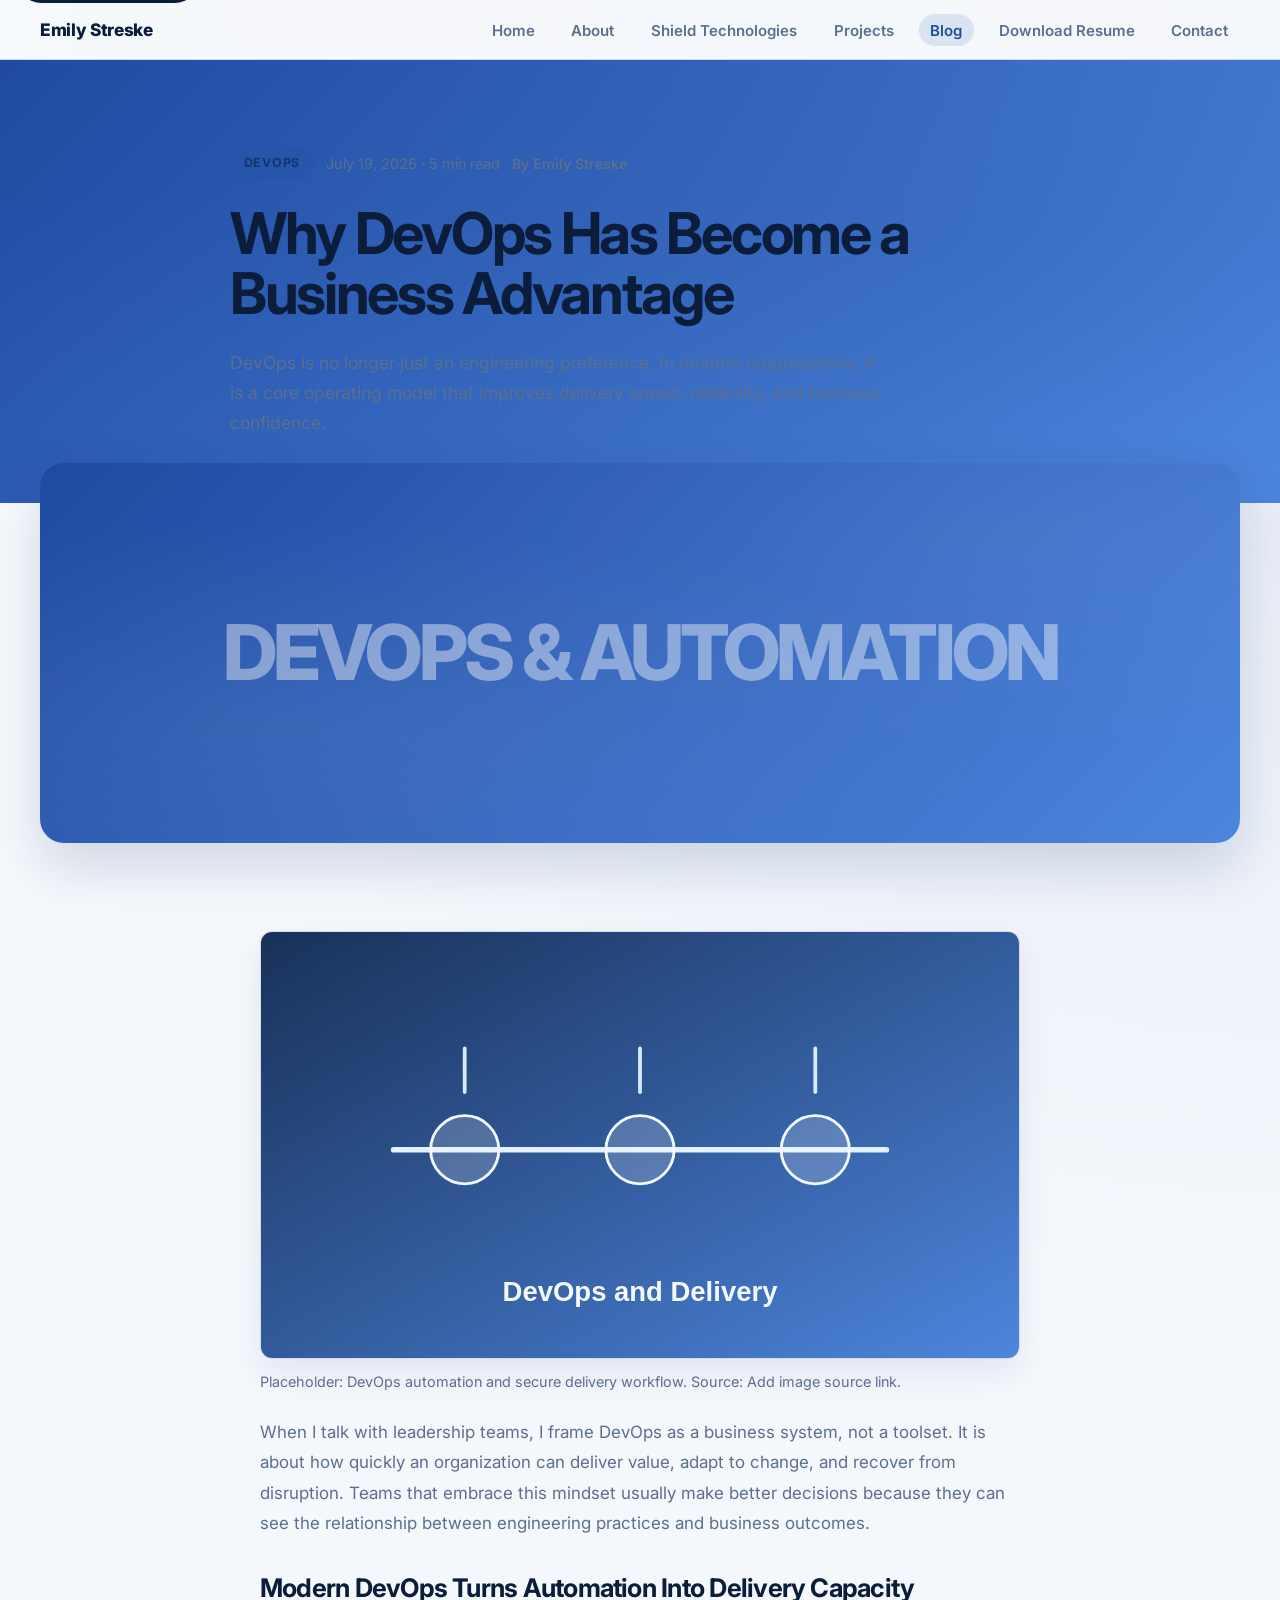
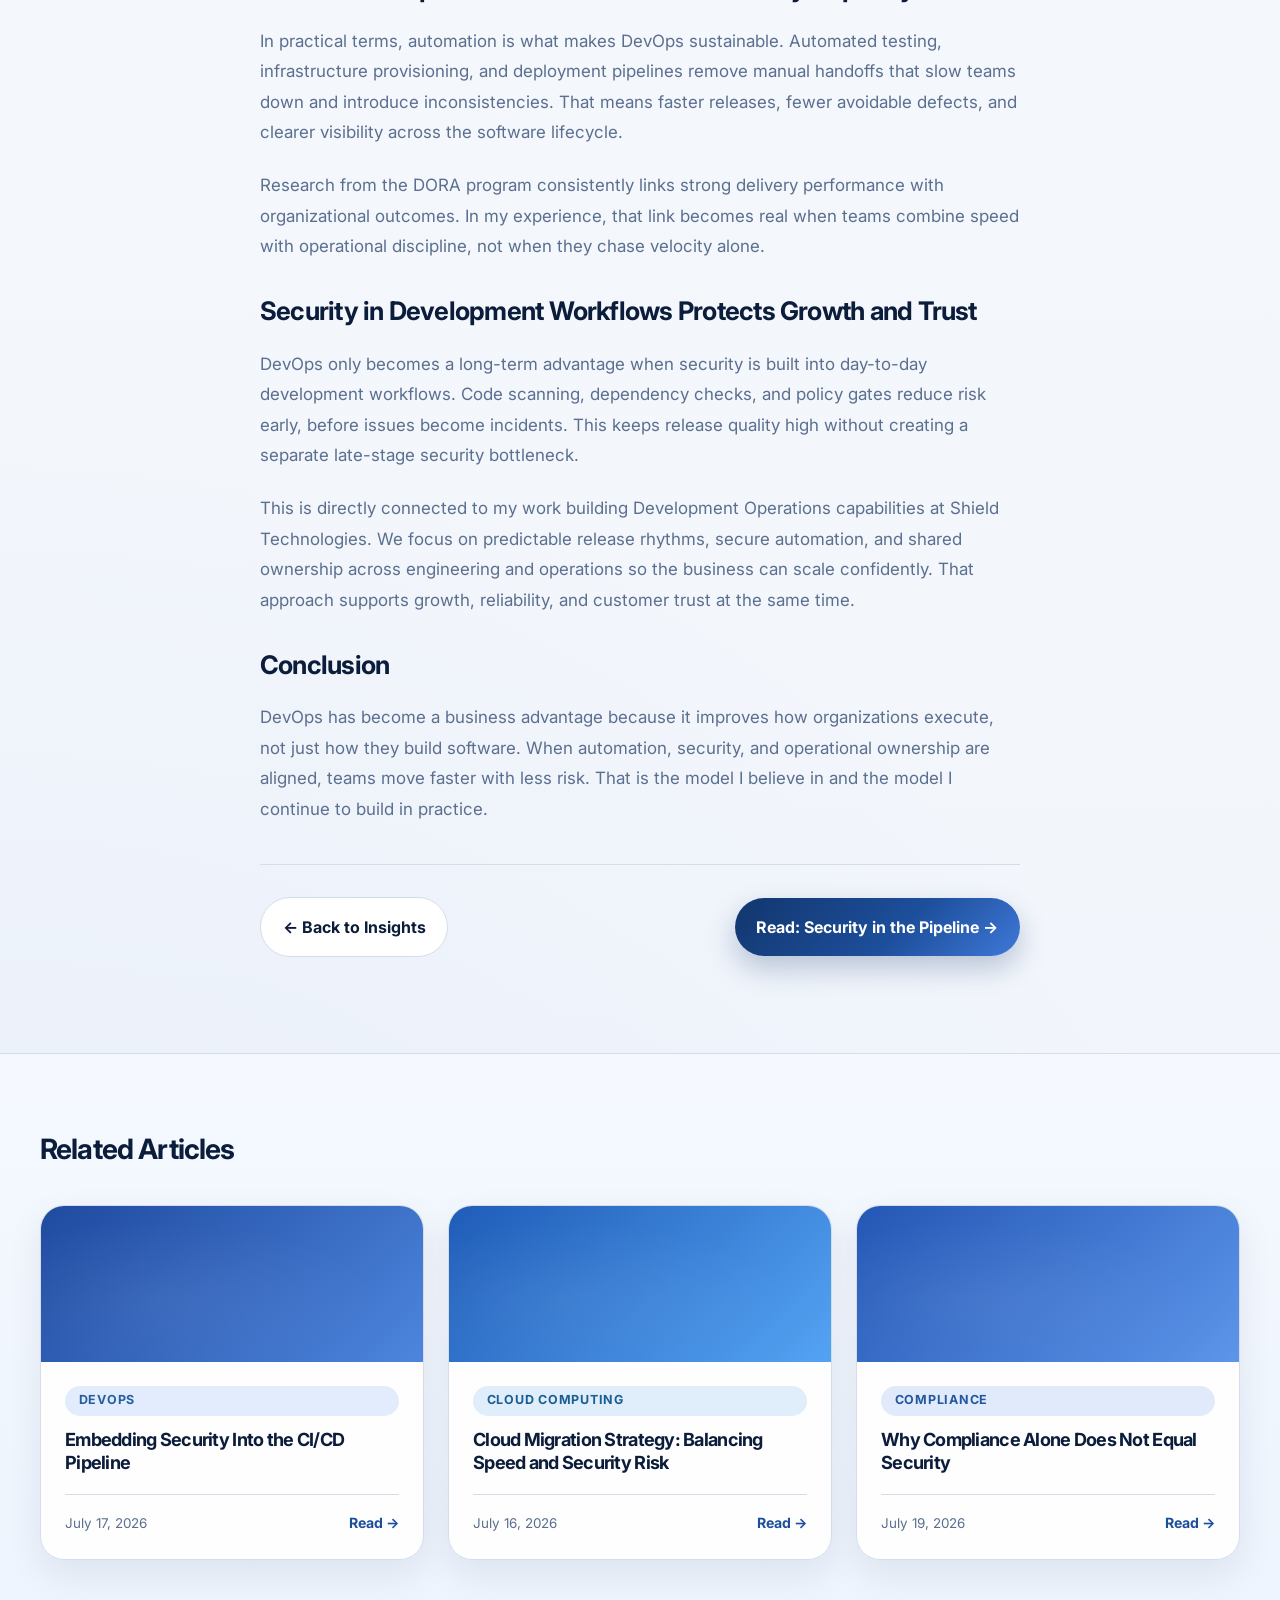
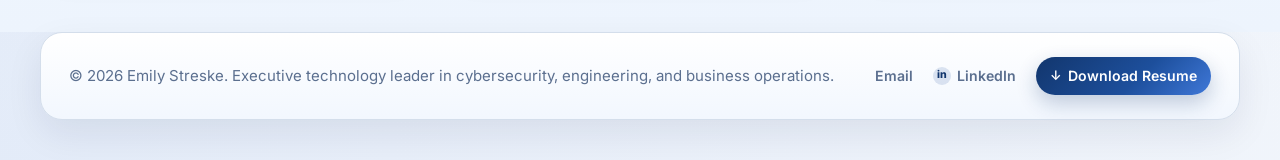
<file: blog/devops-competitive-advantage.html>
<!DOCTYPE html>
<html lang="en">
<head>
  <meta charset="UTF-8" />
  <meta name="viewport" content="width=device-width, initial-scale=1.0" />
  <title>Why DevOps Has Become a Business Advantage | Emily Streske</title>
  <meta
    name="description"
    content="Why DevOps is now a business advantage, how automation and secure workflows improve delivery, and how this connects to Development Operations at Shield Technologies."
  />
  <meta name="author" content="Emily Streske" />
  <meta name="keywords" content="Emily Streske, cybersecurity, software engineering, DevOps, business operations, Shield Technologies, MSSP, compliance readiness, risk management, secure software delivery" />
  <link rel="icon" type="image/svg+xml" href="../assets/icons/favicon.svg" />
  <meta property="og:title" content="Why DevOps Has Become a Business Advantage" />
  <meta property="og:description" content="A practical leadership perspective on DevOps, automation, secure development, and business growth." />
  <meta property="og:type" content="article" />
  <meta property="og:url" content="https://emilystreske3.github.io/emily-streske/blog/devops-competitive-advantage.html" />
  <meta property="og:image" content="https://emilystreske3.github.io/emily-streske/assets/images/STRESKE-56.jpg" />
  <link rel="preconnect" href="https://fonts.googleapis.com" />
  <link rel="preconnect" href="https://fonts.gstatic.com" crossorigin />
  <link
    href="https://fonts.googleapis.com/css2?family=Inter:wght@400;500;600;700;800&display=swap"
    rel="stylesheet"
  />
  <link rel="stylesheet" href="../styles.css" />
</head>
<body class="post-page">
  <a class="skip-link" href="#main-content">Skip to main content</a>

  <header class="site-header">
    <nav class="navbar" aria-label="Primary">
      <a class="logo" href="../index.html">Emily Streske</a>

      <button
        class="menu-toggle"
        id="menuToggle"
        type="button"
        aria-expanded="false"
        aria-controls="navLinks"
        aria-label="Open navigation menu"
      >
        <span></span>
        <span></span>
        <span></span>
      </button>

      <ul class="nav-links" id="navLinks">
        <li><a href="../index.html">Home</a></li>
        <li><a href="../about.html">About</a></li>
        <li><a href="../index.html#shield-technologies">Shield Technologies</a></li>
        <li><a href="../projects.html">Projects</a></li>
        <li><a href="index.html" aria-current="page">Blog</a></li>
        <li><a href="../resume.html">Download Resume</a></li>
        <li><a href="../contact.html">Contact</a></li>
      </ul>
    </nav>
  </header>

  <main id="main-content">
    <!-- Post hero -->
    <section class="post-hero img-devops" aria-label="Article header">
      <div class="post-hero-inner">
        <div class="post-hero-meta">
          <span class="post-category cat-devops">DevOps</span>
          <span class="post-meta-text"><time datetime="2026-07-19">July 19, 2026 &middot; 5 min read</time></span>
          <span class="post-author">By Emily Streske</span>
        </div>
        <h1>Why DevOps Has Become a Business Advantage</h1>
        <p class="post-hero-lead">
          DevOps is no longer just an engineering preference. In modern organizations, it is a core
          operating model that improves delivery speed, reliability, and business confidence.
        </p>
      </div>
    </section>

    <!-- Featured image banner -->
    <div class="post-featured-banner" aria-hidden="true">
      <div class="post-featured-banner-inner img-devops">
        <span class="post-banner-label">DevOps &amp; Automation</span>
      </div>
    </div>

    <!-- Article body -->
    <article class="post-article">
      <div class="post-article-inner">
        <div class="post-body-content">
          <figure class="post-image-placeholder">
            <img src="../assets/images/blog/devops.svg" alt="DevOps delivery and automation image placeholder" loading="lazy" />
            <figcaption>
              Placeholder: DevOps automation and secure delivery workflow. Source:
              <a href="https://example.com/image-source-placeholder" target="_blank" rel="noopener noreferrer">Add image source link</a>.
            </figcaption>
          </figure>

          <p>
            When I talk with leadership teams, I frame DevOps as a business system, not a toolset.
            It is about how quickly an organization can deliver value, adapt to change, and recover
            from disruption. Teams that embrace this mindset usually make better decisions because
            they can see the relationship between engineering practices and business outcomes.
          </p>

          <h2>Modern DevOps Turns Automation Into Delivery Capacity</h2>
          <p>
            In practical terms, automation is what makes DevOps sustainable. Automated testing,
            infrastructure provisioning, and deployment pipelines remove manual handoffs that slow
            teams down and introduce inconsistencies. That means faster releases, fewer avoidable
            defects, and clearer visibility across the software lifecycle.
          </p>
          <p>
            Research from the
            <a href="https://dora.dev/research/" target="_blank" rel="noopener noreferrer">DORA program</a>
            consistently links strong delivery performance with organizational outcomes. In my
            experience, that link becomes real when teams combine speed with operational discipline,
            not when they chase velocity alone.
          </p>

          <h2>Security in Development Workflows Protects Growth and Trust</h2>
          <p>
            DevOps only becomes a long-term advantage when security is built into day-to-day
            development workflows. Code scanning, dependency checks, and policy gates reduce risk
            early, before issues become incidents. This keeps release quality high without creating
            a separate late-stage security bottleneck.
          </p>
          <p>
            This is directly connected to my work building Development Operations capabilities at
            Shield Technologies. We focus on predictable release rhythms, secure automation, and
            shared ownership across engineering and operations so the business can scale confidently.
            That approach supports growth, reliability, and customer trust at the same time.
          </p>

          <h2>Conclusion</h2>
          <p>
            DevOps has become a business advantage because it improves how organizations execute,
            not just how they build software. When automation, security, and operational ownership
            are aligned, teams move faster with less risk. That is the model I believe in and the
            model I continue to build in practice.
          </p>
        </div>

        <!-- Post navigation -->
        <div class="post-nav-row">
          <a class="btn secondary" href="index.html">← Back to Insights</a>
          <a class="btn primary" href="devops-security-in-pipeline.html">Read: Security in the Pipeline →</a>
        </div>
      </div>
    </article>

    <!-- Related posts -->
    <section class="related-posts" aria-label="Related articles">
      <div class="related-posts-inner">
        <h2>Related Articles</h2>
        <div class="related-grid">
          <a class="post-card" href="devops-security-in-pipeline.html">
            <div class="post-card-image img-devops"></div>
            <div class="post-card-body">
              <span class="post-category cat-devops">DevOps</span>
              <h3>Embedding Security Into the CI/CD Pipeline</h3>
              <div class="post-card-footer">
                <span class="post-date">July 17, 2026</span>
                <span class="post-read-link">Read →</span>
              </div>
            </div>
          </a>
          <a class="post-card" href="cloud-computing-migration-strategy.html">
            <div class="post-card-image img-cloud"></div>
            <div class="post-card-body">
              <span class="post-category cat-cloud">Cloud Computing</span>
              <h3>Cloud Migration Strategy: Balancing Speed and Security Risk</h3>
              <div class="post-card-footer">
                <span class="post-date">July 16, 2026</span>
                <span class="post-read-link">Read →</span>
              </div>
            </div>
          </a>
          <a class="post-card" href="compliance-does-not-equal-security.html">
            <div class="post-card-image img-compliance"></div>
            <div class="post-card-body">
              <span class="post-category cat-compliance">Compliance</span>
              <h3>Why Compliance Alone Does Not Equal Security</h3>
              <div class="post-card-footer">
                <span class="post-date">July 19, 2026</span>
                <span class="post-read-link">Read →</span>
              </div>
            </div>
          </a>
        </div>
      </div>
    </section>
  </main>

  <footer class="footer">
    <div class="footer-inner">
      <p class="footer-copy">© 2026 Emily Streske. Executive technology leader in cybersecurity, engineering, and business operations.</p>
      <nav class="footer-links" aria-label="Footer">
        <a href="mailto:professional-email@example.com">Email</a>
        <a href="https://www.linkedin.com/in/emily-streske-110392222" target="_blank" rel="noopener noreferrer">LinkedIn</a>
        <a href="../assets/resume/Emily_Streske_Executive_Resume_2026.pdf" target="_blank" rel="noopener noreferrer">Download Resume</a>
      </nav>
    </div>
  </footer>

  <script src="../script.js"></script>
</body>
</html>
</file>
<file: styles.css>
:root {
  --bg: #f3f6fb;
  --bg-alt: #eaf0f8;
  --surface: #ffffff;
  --surface-soft: #f6f9fe;
  --surface-accent: #e9f0fb;
  --text: #162742;
  --muted: #5b6f8f;
  --heading: #0b1d3a;
  --primary: #1d4f9c;
  --primary-dark: #12366d;
  --accent: #3f78d8;
  --border: #d4deeb;
  --shadow: 0 14px 36px rgba(9, 29, 64, 0.08);
  --shadow-strong: 0 22px 56px rgba(9, 29, 64, 0.14);
  --radius-lg: 24px;
  --radius-md: 18px;
  --radius-sm: 12px;
  --max-width: 1200px;
  --focus-ring: rgba(29, 79, 156, 0.3);
  --transition-standard: 0.24s cubic-bezier(0.22, 1, 0.36, 1);
}

* {
  box-sizing: border-box;
  margin: 0;
  padding: 0;
}

html {
  scroll-behavior: smooth;
}

body {
  margin: 0;
  font-family: 'Inter', Arial, sans-serif;
  color: var(--text);
  background:
    radial-gradient(circle at top right, rgba(29, 79, 156, 0.1), transparent 36%),
    radial-gradient(circle at bottom left, rgba(63, 120, 216, 0.08), transparent 38%),
    linear-gradient(180deg, #f7f9fd 0%, #f1f5fb 100%);
  line-height: 1.68;
}

img {
  display: block;
  max-width: 100%;
}

a {
  color: inherit;
  text-decoration: none;
}

button,
input,
textarea {
  font: inherit;
}

.skip-link {
  position: absolute;
  left: 1rem;
  top: -3rem;
  padding: 0.75rem 1rem;
  background: var(--heading);
  color: #fff;
  border-radius: 999px;
  z-index: 1000;
}

.skip-link:focus {
  top: 1rem;
}

.site-header {
  position: sticky;
  top: 0;
  z-index: 100;
  backdrop-filter: blur(20px);
  background: linear-gradient(180deg, rgba(255, 255, 255, 0.96), rgba(246, 250, 255, 0.92));
  border-bottom: 1px solid rgba(206, 219, 238, 0.95);
}

.navbar,
.section,
.footer {
  width: min(calc(100% - 2rem), var(--max-width));
  margin: 0 auto;
}

.navbar {
  display: flex;
  align-items: center;
  justify-content: space-between;
  gap: 1.2rem;
  padding: 0.95rem 0;
  position: relative;
}

.logo {
  color: var(--heading);
  font-size: 1.08rem;
  font-weight: 800;
  letter-spacing: -0.02em;
}

.nav-links {
  display: flex;
  align-items: center;
  gap: 0.85rem;
  list-style: none;
  margin: 0;
  padding: 0;
}

.nav-links a {
  color: var(--muted);
  font-weight: 600;
  font-size: 0.94rem;
  padding: 0.42rem 0.72rem;
  border-radius: 999px;
  transition: color var(--transition-standard), background var(--transition-standard);
}

.nav-links a[aria-current="page"] {
  color: var(--primary);
  background: rgba(29, 79, 156, 0.12);
}

.nav-links a:hover,
.nav-links a:focus-visible {
  color: var(--primary);
  background: rgba(29, 79, 156, 0.08);
}

.logo:hover,
.logo:focus-visible {
  color: var(--primary);
}

.menu-toggle {
  display: none;
  align-items: center;
  justify-content: center;
  flex-direction: column;
  gap: 0.25rem;
  width: 3rem;
  height: 3rem;
  padding: 0;
  border: 1px solid var(--border);
  border-radius: 14px;
  background: var(--surface);
  cursor: pointer;
}

.menu-toggle span {
  display: block;
  width: 1.2rem;
  height: 2px;
  background: var(--heading);
  border-radius: 999px;
}

.section {
  padding: 6.25rem 0;
}

.hero {
  display: grid;
  grid-template-columns: minmax(0, 1.2fr) minmax(320px, 0.8fr);
  gap: 2rem;
  align-items: center;
  padding-top: 4.5rem;
}

.hero-copy,
.hero-panel {
  display: grid;
  gap: 1.5rem;
}

.eyebrow {
  margin: 0;
  color: var(--primary);
  text-transform: uppercase;
  letter-spacing: 0.14em;
  font-size: 0.8rem;
  font-weight: 800;
}

h1,
h2,
h3 {
  margin: 0;
  color: var(--heading);
  letter-spacing: -0.04em;
}

h1 {
  font-size: clamp(2.7rem, 6vw, 5rem);
  line-height: 1.03;
}

.hero-text,
.section-intro,
.content-card p,
.post-summary,
.post-body p,
.contact-note {
  color: var(--muted);
  font-size: 1.02rem;
}

.hero-actions {
  display: flex;
  flex-wrap: wrap;
  gap: 1rem;
}

.hero-profile-channels {
  display: grid;
  grid-template-columns: repeat(2, minmax(0, 1fr));
  gap: 0.75rem;
}

.channel-link {
  display: flex;
  align-items: center;
  gap: 0.75rem;
  padding: 0.72rem 0.82rem;
  border: 1px solid var(--border);
  border-radius: 14px;
  background: rgba(255, 255, 255, 0.84);
  transition: transform var(--transition-standard), border-color var(--transition-standard), box-shadow var(--transition-standard);
}

.channel-link:hover,
.channel-link:focus-visible {
  transform: translateY(-2px);
  border-color: rgba(29, 79, 156, 0.32);
  box-shadow: 0 10px 24px rgba(11, 33, 66, 0.12);
}

.channel-icon {
  width: 2rem;
  height: 2rem;
  border-radius: 999px;
  display: inline-flex;
  align-items: center;
  justify-content: center;
  background: linear-gradient(145deg, #163f80, #2f6ac2);
  color: #ffffff;
  flex-shrink: 0;
}

.channel-icon svg {
  width: 1.05rem;
  height: 1.05rem;
  fill: currentColor;
}

.channel-copy {
  display: grid;
  gap: 0.1rem;
  min-width: 0;
}

.channel-copy strong {
  color: var(--heading);
  font-size: 0.88rem;
  line-height: 1.2;
}

.channel-copy small {
  color: var(--muted);
  font-size: 0.79rem;
  line-height: 1.25;
  overflow-wrap: anywhere;
}

.btn {
  display: inline-flex;
  align-items: center;
  justify-content: center;
  min-height: 3.25rem;
  padding: 0.95rem 1.35rem;
  border: 0;
  border-radius: 999px;
  font-weight: 700;
  cursor: pointer;
  transition: transform var(--transition-standard), box-shadow var(--transition-standard), background var(--transition-standard);
}

.btn:hover,
.btn:focus-visible {
  transform: translateY(-2px);
}

.btn.primary {
  color: #fff;
  background: linear-gradient(135deg, #12366d, #1d4f9c 58%, #3f78d8 100%);
  box-shadow: 0 12px 28px rgba(18, 54, 109, 0.26);
}

.btn.primary:hover,
.btn.primary:focus-visible {
  background: linear-gradient(135deg, var(--primary-dark), var(--primary));
}

.btn.secondary {
  background: var(--surface);
  color: var(--heading);
  border: 1px solid var(--border);
}

.btn.secondary:hover,
.btn.secondary:focus-visible {
  background: #f5f8fd;
}

.hero-points,
.check-list,
.skill-list {
  margin: 0;
  padding: 0;
  list-style: none;
}

.hero-points {
  display: grid;
  gap: 0.85rem;
}

.hero-points li,
.check-list li,
.skill-list li {
  position: relative;
  padding-left: 1.5rem;
}

.hero-points li::before,
.check-list li::before,
.skill-list li::before {
  content: '';
  position: absolute;
  left: 0;
  top: 0.72rem;
  width: 0.5rem;
  height: 0.5rem;
  border-radius: 999px;
  background: linear-gradient(135deg, var(--accent), var(--primary));
  transform: translateY(-50%);
}

.hero-panel,
.content-card,
.skill-card,
.blog-card {
  background: linear-gradient(180deg, rgba(255, 255, 255, 0.97), rgba(248, 251, 255, 0.99));
  border: 1px solid var(--border);
  border-radius: var(--radius-lg);
  box-shadow: var(--shadow);
  transition: transform var(--transition-standard), box-shadow var(--transition-standard), border-color var(--transition-standard);
}

.hero-panel:hover,
.content-card:hover,
.skill-card:hover,
.blog-card:hover,
.project-card:hover,
.resume-block:hover,
.resume-download-card:hover,
.showcase-card:hover {
  transform: translateY(-3px);
  border-color: rgba(29, 79, 156, 0.25);
  box-shadow: var(--shadow-strong);
}

.hero-panel {
  padding: 1.5rem;
}

.headshot-shell {
  display: grid;
  justify-items: center;
  gap: 0.85rem;
  padding: 1.5rem;
  border-radius: calc(var(--radius-lg) - 8px);
  background: linear-gradient(180deg, rgba(237, 243, 255, 0.95), rgba(255, 255, 255, 0.98));
}

.headshot-image,
.headshot-fallback {
  width: min(100%, 320px);
  aspect-ratio: 1;
  border-radius: 24px;
  object-fit: cover;
  box-shadow: 0 14px 30px rgba(13, 45, 92, 0.16);
}

.headshot-fallback {
  display: grid;
  place-items: center;
  color: #fff;
  background: linear-gradient(135deg, var(--primary-dark), var(--primary));
}

.headshot-fallback[hidden] {
  display: none;
}

.headshot-fallback span {
  font-size: 5rem;
  font-weight: 800;
}

.image-caption {
  margin: 0;
  color: var(--muted);
  font-size: 0.92rem;
  text-align: center;
}

.executive-card {
  padding: 0.5rem 0.5rem 0;
}

.executive-card p {
  margin: 0.75rem 0 0;
  color: var(--muted);
}

.metric-grid,
.about-grid,
.skills-grid,
.blog-grid,
.contact-grid {
  display: grid;
  gap: 1.5rem;
}

.metric-grid {
  margin-top: 1.25rem;
}

.metric-card {
  padding: 1rem 1.1rem;
  background: var(--surface-soft);
  border: 1px solid var(--border);
  border-radius: var(--radius-md);
}

.metric-card strong,
.contact-links strong {
  display: block;
  color: var(--heading);
  margin-bottom: 0.3rem;
}

.metric-card span,
.contact-links span,
.post-meta {
  color: var(--muted);
  font-size: 0.94rem;
}

.section-heading {
  max-width: 760px;
  margin-bottom: 2.3rem;
}

.section-heading h2 {
  font-size: clamp(2rem, 4vw, 3.2rem);
  line-height: 1.1;
  margin: 0.5rem 0 1rem;
}

.about-grid,
.contact-grid {
  grid-template-columns: repeat(2, minmax(0, 1fr));
}

.content-card,
.skill-card,
.blog-card {
  padding: 1.75rem;
}

.content-card p:first-child {
  margin-top: 0;
}

.content-card p:last-child {
  margin-bottom: 0;
}

.emphasis-card {
  background: linear-gradient(180deg, #ffffff, #f4f8fd);
}

.check-list {
  display: grid;
  gap: 0.9rem;
}

.section-accent {
  width: 100%;
  background: linear-gradient(180deg, #eef4fc 0%, #e7effa 100%);
  color: var(--text);
}

.section-accent .section-heading,
.section-accent .section-heading h2,
.section-accent .section-intro,
.section-accent .eyebrow,
.section-accent .skill-card h3,
.section-accent .skill-list li {
  color: inherit;
}

.section-accent .section-heading,
.section-accent .skills-grid {
  width: min(calc(100% - 2rem), var(--max-width));
  margin-left: auto;
  margin-right: auto;
}

.skills-grid {
  grid-template-columns: repeat(3, minmax(0, 1fr));
}

.skill-card {
  background: #ffffff;
  border-color: var(--border);
  box-shadow: var(--shadow);
}

.skill-card h3 {
  margin-bottom: 1rem;
}

.skill-list {
  display: grid;
  gap: 0.85rem;
}

.blog-grid {
  grid-template-columns: repeat(3, minmax(0, 1fr));
}

.post-meta {
  margin: 0 0 0.9rem;
  font-weight: 600;
}

.blog-card h3 {
  font-size: 1.4rem;
  line-height: 1.2;
  margin-bottom: 0.85rem;
}

.post-details {
  margin-top: 1.2rem;
  border-top: 1px solid var(--border);
  padding-top: 1rem;
}

.post-details summary {
  cursor: pointer;
  color: var(--primary);
  font-weight: 700;
  list-style: none;
}

.post-details summary::-webkit-details-marker {
  display: none;
}

.post-details summary::after {
  content: ' +';
}

.post-details[open] summary::after {
  content: ' −';
}

.post-body {
  margin-top: 1rem;
}

.text-link {
  display: inline-flex;
  align-items: center;
  gap: 0.35rem;
  color: var(--primary);
  font-weight: 700;
  margin-top: 0.8rem;
}

.text-link:hover,
.text-link:focus-visible {
  color: var(--accent);
}

.featured-insights-grid {
  display: grid;
  grid-template-columns: repeat(3, minmax(0, 1fr));
  gap: 1.5rem;
}

.insights-actions {
  margin-top: 2rem;
  display: grid;
  gap: 0.8rem;
}

.insight-note {
  margin: 0;
  color: var(--muted);
  font-size: 0.92rem;
}

.post-body p + p {
  margin-top: 0.85rem;
}

.contact-card h3 {
  margin-bottom: 1rem;
}

.contact-links {
  display: grid;
  gap: 1rem;
}

.contact-links a {
  padding: 1rem 1.1rem;
  border: 1px solid var(--border);
  border-radius: var(--radius-md);
  background: linear-gradient(180deg, #f9fbff, #f2f7fd);
  transition: transform var(--transition-standard), border-color var(--transition-standard), box-shadow var(--transition-standard);
}

.contact-link-label {
  display: inline-flex;
  align-items: center;
  gap: 0.45rem;
}

.contact-link-icon {
  width: 1.5rem;
  height: 1.5rem;
  border-radius: 999px;
  display: inline-flex;
  align-items: center;
  justify-content: center;
  background: rgba(29, 79, 156, 0.12);
  color: var(--primary-dark);
}

.contact-link-icon svg {
  width: 0.86rem;
  height: 0.86rem;
  fill: currentColor;
}

.contact-links a:hover,
.contact-links a:focus-visible {
  transform: translateY(-2px);
  border-color: rgba(29, 79, 156, 0.38);
  box-shadow: 0 14px 28px rgba(18, 54, 109, 0.14);
}

.contact-links a.placeholder-link {
  cursor: default;
  background: linear-gradient(180deg, #f5f7fc, #eef3fb);
  border-style: dashed;
}

.contact-links a.placeholder-link:hover,
.contact-links a.placeholder-link:focus-visible {
  transform: none;
  box-shadow: none;
  border-color: var(--border);
}

.contact-links a.placeholder-link strong {
  color: #2d4464;
}

.contact-note {
  margin-top: 1rem;
}

.contact-form {
  display: grid;
  gap: 0.9rem;
}

.contact-form label {
  color: var(--heading);
  font-weight: 600;
}

.contact-form input,
.contact-form textarea {
  width: 100%;
  padding: 0.95rem 1rem;
  border: 1px solid var(--border);
  border-radius: 16px;
  background: #f9fbff;
  color: var(--text);
}

.contact-form input:focus,
.contact-form textarea:focus,
.menu-toggle:focus-visible,
.btn:focus-visible,
.nav-links a:focus-visible,
.contact-links a:focus-visible,
.post-details summary:focus-visible {
  outline: 3px solid var(--focus-ring);
  outline-offset: 3px;
}

.form-status {
  min-height: 1.5rem;
  margin: 0;
  color: var(--accent);
  font-weight: 600;
}

.footer {
  padding: 0 0 2.5rem;
}

.footer-inner {
  display: flex;
  align-items: center;
  justify-content: space-between;
  gap: 1.5rem;
  flex-wrap: wrap;
  padding: 1.5rem 1.75rem;
  border-radius: 22px;
  background: linear-gradient(180deg, #ffffff, #f2f7fe);
  border: 1px solid var(--border);
  box-shadow: var(--shadow);
}

.footer-copy {
  margin: 0;
  color: var(--muted);
  font-size: 0.94rem;
}

.footer-links {
  display: flex;
  gap: 1.25rem;
  flex-wrap: wrap;
}

.footer-links a {
  display: inline-flex;
  align-items: center;
  gap: 0.35rem;
  color: var(--muted);
  font-size: 0.88rem;
  font-weight: 600;
  transition: color 0.2s;
}

.footer-links a[href*="linkedin.com"]::before {
  content: 'in';
  width: 1.1rem;
  height: 1.1rem;
  border-radius: 999px;
  display: inline-flex;
  align-items: center;
  justify-content: center;
  background: rgba(29, 79, 156, 0.14);
  color: var(--primary-dark);
  font-size: 0.66rem;
  font-weight: 800;
  line-height: 1;
}

.footer-links a[href*="Executive_Resume_2026.pdf"] {
  padding: 0.45rem 0.9rem;
  border-radius: 999px;
  color: #ffffff;
  background: linear-gradient(135deg, #12366d, #1d4f9c 58%, #3f78d8 100%);
  box-shadow: 0 8px 20px rgba(18, 54, 109, 0.24);
}

.footer-links a[href*="Executive_Resume_2026.pdf"]::before {
  content: '\2193';
  font-size: 0.82rem;
  line-height: 1;
}

.footer-links a[href*="Executive_Resume_2026.pdf"]:hover,
.footer-links a[href*="Executive_Resume_2026.pdf"]:focus-visible {
  color: #ffffff;
  transform: translateY(-1px);
}

.profile-info-bar-section {
  width: min(calc(100% - 2rem), var(--max-width));
  margin: -1.35rem auto 2.2rem;
  position: relative;
  z-index: 3;
}

.profile-info-bar {
  display: grid;
  grid-template-columns: repeat(4, minmax(0, 1fr));
  gap: 0.75rem;
  padding: 0.85rem;
  border: 1px solid var(--border);
  border-radius: 18px;
  background: rgba(255, 255, 255, 0.92);
  box-shadow: 0 14px 32px rgba(9, 29, 64, 0.12);
}

.profile-info-link {
  display: inline-flex;
  align-items: center;
  justify-content: center;
  gap: 0.5rem;
  min-height: 2.9rem;
  border: 1px solid var(--border);
  border-radius: 12px;
  background: #f7faff;
  color: var(--heading);
  font-weight: 700;
  font-size: 0.9rem;
  transition: transform var(--transition-standard), border-color var(--transition-standard), box-shadow var(--transition-standard);
}

.profile-info-link:hover,
.profile-info-link:focus-visible {
  transform: translateY(-1px);
  border-color: rgba(29, 79, 156, 0.36);
  box-shadow: 0 10px 24px rgba(13, 45, 92, 0.13);
}

.profile-info-link-resume {
  color: #ffffff;
  border-color: #1e4f98;
  background: linear-gradient(135deg, #12366d, #1d4f9c 58%, #3f78d8 100%);
}

.profile-info-icon {
  width: 1.3rem;
  height: 1.3rem;
  display: inline-flex;
  align-items: center;
  justify-content: center;
}

.profile-info-icon svg {
  width: 1rem;
  height: 1rem;
  fill: currentColor;
}

.footer-links a:hover,
.footer-links a:focus-visible {
  color: var(--primary);
}

/* ── Blog post author byline ───────────────────────────────────────────────── */
.post-author {
  color: var(--muted);
  font-size: 0.88rem;
  font-weight: 600;
}

@media (max-width: 1080px) {
  .skills-grid,
  .blog-grid {
    grid-template-columns: repeat(2, minmax(0, 1fr));
  }
}

@media (max-width: 900px) {
  .hero,
  .about-grid,
  .contact-grid {
    grid-template-columns: 1fr;
  }

  .hero {
    padding-top: 3.5rem;
  }

  .hero-profile-channels {
    grid-template-columns: 1fr;
  }

  .profile-info-bar {
    grid-template-columns: repeat(2, minmax(0, 1fr));
  }
}

@media (max-width: 720px) {
  .menu-toggle {
    display: inline-flex;
  }

  .nav-links {
    position: absolute;
    top: calc(100% + 0.75rem);
    right: 1rem;
    left: 1rem;
    display: none;
    flex-direction: column;
    align-items: flex-start;
    gap: 0.25rem;
    padding: 1rem;
    border: 1px solid var(--border);
    border-radius: 20px;
    background: rgba(255, 255, 255, 0.98);
    box-shadow: var(--shadow);
  }

  .nav-links.show {
    display: flex;
  }

  .skills-grid,
  .blog-grid {
    grid-template-columns: 1fr;
  }

  .section {
    padding: 4.5rem 0;
  }

  h1 {
    font-size: 2.7rem;
  }

  .hero-panel,
  .content-card,
  .skill-card,
  .blog-card {
    padding: 1.35rem;
  }

  .footer-inner {
    flex-direction: column;
    align-items: flex-start;
    gap: 1rem;
  }

  .profile-info-bar-section {
    margin: -0.8rem auto 1.8rem;
  }

  .profile-info-bar {
    grid-template-columns: 1fr;
    padding: 0.7rem;
  }
}

/* ── Resume section ────────────────────────────────────────────────────────── */
h4 {
  margin: 0;
  color: var(--heading);
  letter-spacing: -0.02em;
}

.resume-layout {
  display: grid;
  grid-template-columns: minmax(280px, 1fr) minmax(0, 1.8fr);
  gap: 1.5rem;
  align-items: start;
}

.resume-download-card {
  background: rgba(255, 255, 255, 0.92);
  border: 1px solid var(--border);
  border-radius: var(--radius-lg);
  box-shadow: var(--shadow);
  padding: 1.75rem;
  display: grid;
  gap: 1rem;
}

.resume-download-card h3 {
  margin: 0;
}

.resume-download-card p {
  color: var(--muted);
  font-size: 1.03rem;
  margin: 0;
}

.resume-highlights {
  display: grid;
  gap: 1.25rem;
}

.resume-block {
  background: rgba(255, 255, 255, 0.92);
  border: 1px solid var(--border);
  border-radius: var(--radius-lg);
  box-shadow: var(--shadow);
  padding: 1.75rem;
}

.resume-block h4 {
  font-size: 1rem;
  font-weight: 700;
  margin: 0 0 1rem;
}

/* ── Projects section ──────────────────────────────────────────────────────── */
.projects-grid {
  display: grid;
  grid-template-columns: repeat(2, minmax(0, 1fr));
  gap: 1.5rem;
}

.project-card {
  background: rgba(255, 255, 255, 0.92);
  border: 1px solid var(--border);
  border-radius: var(--radius-lg);
  box-shadow: var(--shadow);
  padding: 1.75rem;
  display: grid;
  gap: 0.75rem;
  align-content: start;
}

.project-tag {
  margin: 0;
  color: var(--accent);
  text-transform: uppercase;
  letter-spacing: 0.12em;
  font-size: 0.78rem;
  font-weight: 800;
}

.project-card h3 {
  font-size: 1.3rem;
  line-height: 1.2;
  margin: 0;
}

.project-desc {
  color: var(--muted);
  font-size: 1.03rem;
  margin: 0;
}

.project-outcomes {
  margin: 0;
  padding: 0;
  list-style: none;
  display: grid;
  gap: 0.6rem;
}

.project-outcomes li {
  position: relative;
  padding-left: 1.5rem;
  color: var(--muted);
  font-size: 0.95rem;
}

.project-outcomes li::before {
  content: '';
  position: absolute;
  left: 0;
  top: 0.72rem;
  width: 0.5rem;
  height: 0.5rem;
  border-radius: 999px;
  background: linear-gradient(135deg, var(--accent), var(--primary));
  transform: translateY(-50%);
}

/* ── Blog grid: 2×2 with 4 posts ───────────────────────────────────────────── */
.blog-grid {
  grid-template-columns: repeat(2, minmax(0, 1fr));
}

/* ── Responsive additions ───────────────────────────────────────────────────── */
@media (max-width: 900px) {
  .resume-layout {
    grid-template-columns: 1fr;
  }
}

@media (max-width: 720px) {
  .projects-grid,
  .blog-grid {
    grid-template-columns: 1fr;
  }
}

/* ── Hero redesign: dark executive brand section ─────────────────────────── */

.hero-section {
  background: linear-gradient(165deg, #edf3fb 0%, #e4edf8 58%, #dce8f6 100%);
  position: relative;
  overflow: hidden;
}

.hero-section::before {
  content: '';
  position: absolute;
  inset: 0;
  background:
    radial-gradient(ellipse at 68% 42%, rgba(29, 79, 156, 0.14) 0%, transparent 55%),
    radial-gradient(ellipse at 14% 78%, rgba(63, 120, 216, 0.1) 0%, transparent 45%);
  pointer-events: none;
}

.hero-inner {
  display: grid;
  grid-template-columns: minmax(0, 1.3fr) minmax(240px, 0.7fr);
  gap: 4rem;
  align-items: center;
  padding: 6rem 0 5rem;
  width: min(calc(100% - 2rem), var(--max-width));
  margin: 0 auto;
  position: relative;
  z-index: 1;
}

.hero-inner .hero-copy {
  display: grid;
  gap: 1.75rem;
}

.hero-section .eyebrow {
  color: var(--primary);
  letter-spacing: 0.18em;
}

.hero-section h1 {
  font-size: clamp(3.6rem, 9vw, 7rem);
  line-height: 0.92;
  color: var(--heading);
  letter-spacing: -0.05em;
}

.hero-title {
  color: var(--text);
  font-size: 1.05rem;
  font-weight: 500;
  margin: 0;
  line-height: 1.55;
}

.hero-section .hero-text {
  color: var(--muted);
  font-size: 1.05rem;
  line-height: 1.72;
  max-width: 50ch;
  margin: 0;
}

.brand-pillars {
  display: flex;
  flex-wrap: wrap;
  gap: 0.55rem;
  list-style: none;
  margin: 0;
  padding: 0;
}

.brand-pillars li {
  padding: 0.42rem 1rem;
  background: rgba(29, 79, 156, 0.1);
  border: 1px solid rgba(29, 79, 156, 0.22);
  border-radius: 999px;
  color: var(--primary-dark);
  font-size: 0.8rem;
  font-weight: 600;
  letter-spacing: 0.02em;
  transition: background 0.2s, border-color 0.2s;
}

.brand-pillars li:hover {
  background: rgba(29, 79, 156, 0.16);
  border-color: rgba(29, 79, 156, 0.35);
}

.btn.ghost {
  background: rgba(29, 79, 156, 0.08);
  color: var(--primary-dark);
  border: 1px solid rgba(29, 79, 156, 0.22);
}

.btn.ghost:hover,
.btn.ghost:focus-visible {
  background: rgba(29, 79, 156, 0.14);
  border-color: rgba(29, 79, 156, 0.35);
  transform: translateY(-2px);
}

.hero-visual {
  display: grid;
  justify-items: center;
  gap: 1.25rem;
}

.headshot-ring {
  position: relative;
  width: min(100%, 290px);
  aspect-ratio: 1;
  border-radius: 50%;
  padding: 4px;
  background: linear-gradient(145deg, rgba(18, 54, 109, 0.85), rgba(63, 120, 216, 0.58));
  box-shadow:
    0 0 0 1px rgba(29, 79, 156, 0.18),
    0 20px 54px rgba(8, 27, 60, 0.24),
    0 0 72px rgba(29, 79, 156, 0.15);
}

.headshot-ring .headshot-image,
.headshot-ring .headshot-fallback {
  width: 100%;
  height: 100%;
  border-radius: 50%;
  object-fit: cover;
  box-shadow: none;
  aspect-ratio: 1;
}

.hero-badge {
  text-align: center;
}

.hero-badge-name {
  color: var(--heading);
  font-weight: 700;
  font-size: 1.1rem;
  letter-spacing: -0.03em;
  margin: 0;
}

.hero-badge-title {
  color: var(--muted);
  font-size: 0.88rem;
  font-weight: 500;
  margin: 0.3rem 0 0;
}

/* ── Hero responsive ─────────────────────────────────────────────────────── */
@media (max-width: 900px) {
  .hero-inner {
    grid-template-columns: 1fr;
    padding: 4.5rem 0 4rem;
    text-align: center;
  }

  .hero-visual {
    order: -1;
  }

  .hero-section .hero-text {
    max-width: none;
  }

  .brand-pillars {
    justify-content: center;
  }

  .hero-section .hero-actions {
    justify-content: center;
  }
}

@media (max-width: 720px) {
  .hero-section h1 {
    font-size: 3.2rem;
  }

  .headshot-ring {
    width: min(100%, 220px);
  }

  .skills-grid {
    grid-template-columns: repeat(2, minmax(0, 1fr));
  }
}

@media (max-width: 480px) {
  .skills-grid {
    grid-template-columns: 1fr;
  }
}

/* ── Homepage executive hero override ───────────────────────────────────── */
.home-page .home-executive-hero {
  background:
    radial-gradient(1200px 420px at 80% -20%, rgba(43, 95, 176, 0.18), transparent 70%),
    radial-gradient(900px 380px at -10% 100%, rgba(151, 180, 221, 0.24), transparent 70%),
    linear-gradient(180deg, #f8fbff 0%, #f2f6fc 100%);
}

.home-page .home-executive-hero::before {
  background:
    radial-gradient(ellipse at 72% 36%, rgba(31, 79, 214, 0.1) 0%, transparent 58%),
    radial-gradient(ellipse at 12% 84%, rgba(39, 97, 182, 0.08) 0%, transparent 50%);
}

.home-page .hero-inner {
  gap: 3.5rem;
  padding: 6.4rem 0 5.2rem;
}

.home-page .hero-copy {
  max-width: 720px;
}

.home-page .hero-section h1 {
  font-size: clamp(3rem, 7vw, 5.2rem);
  line-height: 0.98;
  color: #0d2244;
}

.home-page .hero-title {
  font-size: 1.13rem;
  line-height: 1.6;
  color: #1b3a68;
  font-weight: 700;
  max-width: 64ch;
}

.home-page .hero-text {
  color: #425774;
  font-size: 1.06rem;
  max-width: 62ch;
}

.home-page .brand-pillars {
  gap: 0.62rem;
}

.home-page .brand-pillars li {
  background: #f5f8ff;
  border-color: #bfd1ec;
  color: #193962;
  font-weight: 600;
  padding: 0.45rem 0.95rem;
}

.home-page .hero-actions {
  gap: 0.85rem;
}

.home-page .hero-actions .btn {
  min-width: 132px;
}

.home-page .hero-actions .btn.secondary {
  background: #ffffff;
  border-color: #c4d4ea;
}

.home-page .hero-highlights {
  display: grid;
  grid-template-columns: repeat(3, minmax(0, 1fr));
  gap: 0.9rem;
}

.home-page .highlight-card {
  background: rgba(255, 255, 255, 0.92);
  border: 1px solid #d3deef;
  border-radius: 16px;
  padding: 1rem;
  box-shadow: 0 14px 26px rgba(14, 35, 70, 0.08);
}

.home-page .highlight-card h2 {
  font-size: 0.88rem;
  letter-spacing: 0.08em;
  text-transform: uppercase;
  color: #1d4b87;
  margin-bottom: 0.45rem;
}

.home-page .highlight-card p {
  margin: 0;
  color: #4b5f79;
  font-size: 0.92rem;
  line-height: 1.5;
}

.home-page .headshot-ring {
  width: min(100%, 320px);
  padding: 5px;
  background: linear-gradient(145deg, #1d4b87, #5a8dd8);
  box-shadow:
    0 0 0 1px rgba(29, 75, 135, 0.22),
    0 22px 62px rgba(10, 31, 64, 0.25),
    0 0 80px rgba(41, 93, 171, 0.12);
}

.home-page .hero-note-card {
  max-width: 360px;
  margin-top: 0.25rem;
  padding: 0.95rem 1.05rem;
  border-radius: 14px;
  border: 1px solid #d3deef;
  background: rgba(255, 255, 255, 0.9);
  box-shadow: 0 12px 24px rgba(16, 39, 74, 0.09);
}

.home-page .hero-note-card p {
  margin: 0;
  color: #405874;
  font-size: 0.9rem;
  line-height: 1.55;
}

.home-page .hero-copy > * {
  animation: homeFadeUp 0.7s ease both;
}

.home-page .hero-copy > *:nth-child(2) { animation-delay: 0.05s; }
.home-page .hero-copy > *:nth-child(3) { animation-delay: 0.1s; }
.home-page .hero-copy > *:nth-child(4) { animation-delay: 0.16s; }
.home-page .hero-copy > *:nth-child(5) { animation-delay: 0.2s; }
.home-page .hero-copy > *:nth-child(6) { animation-delay: 0.25s; }
.home-page .hero-copy > *:nth-child(7) { animation-delay: 0.3s; }

.home-page .hero-visual {
  animation: homeFadeUp 0.75s ease 0.22s both;
}

@keyframes homeFadeUp {
  from {
    opacity: 0;
    transform: translateY(10px);
  }
  to {
    opacity: 1;
    transform: translateY(0);
  }
}

@media (max-width: 1100px) {
  .home-page .hero-highlights {
    grid-template-columns: 1fr;
  }
}

@media (max-width: 900px) {
  .home-page .hero-inner {
    padding: 4.8rem 0 4rem;
  }

  .home-page .hero-copy {
    justify-items: center;
  }

  .home-page .hero-title,
  .home-page .hero-text {
    max-width: none;
  }

  .home-page .hero-note-card {
    max-width: 420px;
  }
}

@media (max-width: 720px) {
  .home-page .hero-actions .btn {
    width: 100%;
  }

  .home-page .hero-section h1 {
    font-size: 2.8rem;
  }
}


/* ── About page ───────────────────────────────────────────────────────────── */
.about-page .site-header {
  background: rgba(247, 249, 252, 0.9);
}

.contact-page .site-header {
  background: rgba(247, 249, 252, 0.9);
}

.page-hero {
  padding-bottom: 1rem;
}

.page-hero-grid {
  width: min(calc(100% - 2rem), var(--max-width));
  margin: 0 auto;
  padding: 6rem 0 5rem;
  display: grid;
  grid-template-columns: minmax(0, 1.2fr) minmax(280px, 0.8fr);
  gap: 3.5rem;
  align-items: center;
  position: relative;
  z-index: 1;
}

.page-hero-copy {
  display: grid;
  gap: 1.4rem;
}

.page-title {
  color: var(--heading);
  font-size: clamp(3rem, 7vw, 5.6rem);
  line-height: 0.98;
}

.page-subtitle {
  margin: 0;
  color: var(--text);
  font-size: 1.05rem;
  font-weight: 600;
  letter-spacing: 0.01em;
}

.page-summary {
  margin: 0;
  max-width: 56ch;
  color: var(--muted);
  font-size: 1.04rem;
}

.about-page-section {
  padding-top: 4.5rem;
  padding-bottom: 0;
}

.about-page-section:last-of-type {
  padding-bottom: 5rem;
}

.about-layout,
.about-sections-grid,
.expertise-grid {
  display: grid;
  gap: 1.5rem;
}

.two-column-layout,
.leadership-layout {
  grid-template-columns: repeat(2, minmax(0, 1fr));
}

.single-column-layout {
  grid-template-columns: 1fr;
}

.about-copy p + p,
.goal-card p + p,
.timeline-card p + p,
.expertise-item p + p,
.page-contact-card p + p {
  margin-top: 1rem;
}

.about-sections-grid {
  grid-template-columns: repeat(3, minmax(0, 1fr));
}

.timeline-card,
.expertise-item,
.goal-card,
.page-contact-card {
  height: 100%;
}

.timeline-card h3,
.expertise-item h3,
.page-contact-card h3 {
  margin-bottom: 0.85rem;
}

.expertise-grid {
  grid-template-columns: repeat(2, minmax(0, 1fr));
}

.page-contact-card a:not(.btn) {
  color: var(--primary);
  font-weight: 600;
}

.page-contact-card .btn {
  margin-top: 0.5rem;
}

@media (max-width: 1080px) {
  .about-sections-grid {
    grid-template-columns: 1fr;
  }
}

@media (max-width: 900px) {
  .page-hero-grid,
  .two-column-layout,
  .leadership-layout,
  .expertise-grid {
    grid-template-columns: 1fr;
  }

  .page-hero-grid {
    padding: 4.75rem 0 4rem;
  }

  .page-hero-copy,
  .page-hero-grid .hero-visual {
    text-align: center;
  }

  .page-summary {
    max-width: none;
  }

  .page-hero-grid .hero-actions {
    justify-content: center;
  }
}

@media (max-width: 720px) {
  .page-title {
    font-size: 2.9rem;
  }

  .about-page-section {
    padding-top: 4rem;
  }
}

/* ── Resume page ──────────────────────────────────────────────────────────── */
.resume-page .site-header {
  background: rgba(247, 249, 252, 0.9);
}

.resume-page-section {
  padding-top: 4.5rem;
  padding-bottom: 0;
}

.resume-page-section:last-of-type {
  padding-bottom: 5rem;
}

.resume-timeline {
  display: grid;
  gap: 1.5rem;
}

.resume-entry {
  display: grid;
  gap: 1rem;
}

.resume-entry-header {
  display: flex;
  align-items: flex-start;
  justify-content: space-between;
  gap: 1rem;
  flex-wrap: wrap;
}

.resume-entry-header h3 {
  margin: 0 0 0.25rem;
}

.resume-org {
  margin: 0;
  color: var(--primary);
  font-weight: 600;
  font-size: 0.95rem;
}

.resume-date {
  flex-shrink: 0;
  padding: 0.3rem 0.85rem;
  background: var(--surface-accent);
  border: 1px solid var(--border);
  border-radius: 999px;
  color: var(--muted);
  font-size: 0.82rem;
  font-weight: 700;
  white-space: nowrap;
}

.resume-duties {
  margin-top: 0.25rem;
}

.resume-entry-body {
  margin: 0;
  color: var(--muted);
  font-size: 1.03rem;
  line-height: 1.68;
}

.resume-cert-grid {
  display: grid;
  grid-template-columns: repeat(2, minmax(0, 1fr));
  gap: 1.5rem;
}

.resume-cert-card {
  display: grid;
  gap: 0.6rem;
  align-content: start;
}

.resume-cert-icon {
  width: 2.25rem;
  height: 2.25rem;
  display: flex;
  align-items: center;
  justify-content: center;
  border-radius: 50%;
  background: linear-gradient(135deg, var(--accent), var(--primary));
  color: #fff;
  font-size: 1rem;
  font-weight: 800;
}

.resume-cert-card h3 {
  margin: 0;
  font-size: 1.15rem;
}

.resume-cert-card p {
  margin: 0;
  color: var(--muted);
  font-size: 1.01rem;
}

.resume-cert-status {
  display: inline-flex;
  padding: 0.2rem 0.7rem;
  background: var(--surface-accent);
  border: 1px solid var(--border);
  border-radius: 999px;
  color: var(--primary);
  font-size: 0.78rem;
  font-weight: 800;
  letter-spacing: 0.04em;
  text-transform: uppercase;
}

.resume-cta-section {
  padding-bottom: 5rem !important;
}

.resume-cta-card {
  display: flex;
  align-items: center;
  justify-content: space-between;
  gap: 2rem;
  flex-wrap: wrap;
  background: linear-gradient(135deg, rgba(31, 99, 224, 0.08), rgba(79, 143, 255, 0.06));
}

.resume-cta-copy {
  flex: 1 1 320px;
}

.resume-cta-copy h2 {
  font-size: clamp(1.6rem, 3vw, 2.4rem);
  margin: 0.4rem 0 0.8rem;
}

.resume-cta-copy .section-intro {
  margin: 0;
}

.resume-cta-actions {
  display: flex;
  flex-wrap: wrap;
  gap: 1rem;
  flex-shrink: 0;
}

@media (max-width: 900px) {
  .resume-cert-grid {
    grid-template-columns: 1fr;
  }

  .resume-cta-card {
    flex-direction: column;
    align-items: flex-start;
  }
}

@media (max-width: 720px) {
  .resume-page-section {
    padding-top: 4rem;
  }

  .resume-entry-header {
    flex-direction: column;
    gap: 0.5rem;
  }
}

/* ── Projects page ──────────────────────────────────────────────────────────── */
.projects-page .site-header {
  background: rgba(247, 249, 252, 0.9);
}

.page-hero-grid--narrow {
  grid-template-columns: 1fr !important;
  max-width: 740px;
}

.page-hero-grid--contact {
  grid-template-columns: minmax(0, 1.15fr) minmax(260px, 0.85fr);
}

.contact-page-section {
  padding-top: 4.5rem;
  padding-bottom: 5rem;
}

.projects-page-section {
  padding-top: 4.5rem;
  padding-bottom: 0;
}

.projects-page-section:last-of-type {
  padding-bottom: 5rem;
}

.projects-cta-section {
  padding-bottom: 5rem !important;
}

/* Showcase card: image left, body right (or reversed) */
.showcase-card {
  display: grid;
  grid-template-columns: minmax(280px, 0.9fr) minmax(0, 1.4fr);
  gap: 0;
  background: #ffffff;
  border: 1px solid var(--border);
  border-radius: var(--radius-lg);
  box-shadow: var(--shadow);
  overflow: hidden;
}

.showcase-card--reverse {
  grid-template-columns: minmax(0, 1.4fr) minmax(280px, 0.9fr);
}

.showcase-card--reverse .showcase-screenshot {
  order: 2;
}

.showcase-card--reverse .showcase-body {
  order: 1;
}

/* Screenshot placeholder */
.showcase-screenshot {
  min-height: 320px;
  display: flex;
  align-items: center;
  justify-content: center;
  position: relative;
  overflow: hidden;
}

.showcase-screenshot--titan {
  background: linear-gradient(160deg, #1a4da7 0%, #2f68c6 50%, #4e85dd 100%);
}

.showcase-screenshot--shield {
  background: linear-gradient(160deg, #2558b7 0%, #3a73cb 50%, #6096e6 100%);
}

.showcase-screenshot--consulting {
  background: linear-gradient(160deg, #163f8d 0%, #285cb1 50%, #3c74ca 100%);
}

.showcase-screenshot--devops {
  background: linear-gradient(160deg, #2153b0 0%, #3670c7 50%, #588ee0 100%);
}

.showcase-screenshot--cloud {
  background: linear-gradient(160deg, #1c4799 0%, #2f63ba 50%, #4a80d8 100%);
}

/* Decorative rings behind the icon */
.showcase-screenshot::before,
.showcase-screenshot::after {
  content: '';
  position: absolute;
  border-radius: 50%;
  pointer-events: none;
}

.showcase-screenshot::before {
  inset: -40px;
  background: radial-gradient(circle at 50% 50%, rgba(27, 92, 255, 0.12), transparent 60%);
}

.showcase-screenshot::after {
  width: 200px;
  height: 200px;
  top: 50%;
  left: 50%;
  transform: translate(-50%, -50%);
  border: 1px solid rgba(255, 255, 255, 0.06);
}

.showcase-screenshot-inner {
  position: relative;
  z-index: 1;
  display: grid;
  justify-items: center;
  gap: 1rem;
}

.showcase-icon {
  width: 80px;
  height: 80px;
  display: flex;
  align-items: center;
  justify-content: center;
  border-radius: 22px;
  background: rgba(255, 255, 255, 0.07);
  border: 1px solid rgba(255, 255, 255, 0.1);
  box-shadow: 0 8px 32px rgba(0, 0, 0, 0.3);
}

.showcase-icon svg {
  width: 48px;
  height: 48px;
}

.showcase-screenshot-label {
  margin: 0;
  color: rgba(255, 255, 255, 0.72);
  font-size: 0.82rem;
  font-weight: 700;
  letter-spacing: 0.08em;
  text-transform: uppercase;
  text-align: center;
}

/* Showcase body */
.showcase-body {
  padding: 2.25rem;
  display: grid;
  gap: 1.5rem;
  align-content: start;
  border-left: 1px solid var(--border);
}

.showcase-card--reverse .showcase-body {
  border-left: none;
  border-right: 1px solid var(--border);
}

.showcase-meta {
  display: flex;
  align-items: center;
  justify-content: space-between;
  gap: 1rem;
}

.showcase-number {
  font-size: 2.5rem;
  font-weight: 800;
  color: var(--border);
  line-height: 1;
  letter-spacing: -0.06em;
  user-select: none;
}

.showcase-title {
  font-size: clamp(1.5rem, 2.5vw, 2rem);
  line-height: 1.1;
  letter-spacing: -0.04em;
  color: var(--heading);
  margin: 0;
}

.showcase-summary {
  margin: 0;
  color: var(--muted);
  font-size: 1.03rem;
  line-height: 1.7;
}

.showcase-sub-heading {
  font-size: 0.82rem;
  font-weight: 800;
  letter-spacing: 0.1em;
  text-transform: uppercase;
  color: var(--muted);
  margin: 0 0 0.75rem;
}

/* Tech tags */
.tech-tags {
  display: flex;
  flex-wrap: wrap;
  gap: 0.5rem;
  list-style: none;
  margin: 0;
  padding: 0;
}

.tech-tag {
  padding: 0.3rem 0.85rem;
  background: var(--surface-accent);
  border: 1px solid var(--border);
  border-radius: 999px;
  color: var(--heading);
  font-size: 0.8rem;
  font-weight: 700;
  white-space: nowrap;
}

.showcase-list {
  gap: 0.85rem;
}

/* Impact block */
.showcase-impact {
  display: flex;
  gap: 1rem;
  align-items: flex-start;
  padding: 1.25rem 1.5rem;
  background: linear-gradient(135deg, rgba(31, 99, 224, 0.08), rgba(79, 143, 255, 0.06));
  border: 1px solid rgba(31, 99, 224, 0.18);
  border-radius: var(--radius-md);
}

.showcase-impact-icon {
  flex-shrink: 0;
  width: 2rem;
  height: 2rem;
  display: flex;
  align-items: center;
  justify-content: center;
  border-radius: 50%;
  background: linear-gradient(135deg, #4f8fff, var(--primary));
  color: #fff;
  font-size: 0.65rem;
  line-height: 1;
  margin-top: 0.15rem;
}

.showcase-impact-label {
  margin: 0 0 0.35rem;
  font-size: 0.78rem;
  font-weight: 800;
  text-transform: uppercase;
  letter-spacing: 0.1em;
  color: var(--primary);
}

.showcase-impact-text {
  margin: 0;
  color: var(--muted);
  font-size: 0.97rem;
  line-height: 1.65;
}

.showcase-footer {
  padding-top: 0.25rem;
}

/* Responsive */
@media (max-width: 1000px) {
  .showcase-card,
  .page-hero-grid--contact,
  .showcase-card--reverse {
    grid-template-columns: 1fr;
  }

  .showcase-card--reverse .showcase-screenshot {
    order: unset;
  }

  .showcase-card--reverse .showcase-body {
    order: unset;
    border-right: none;
    border-top: 1px solid var(--border);
  }

  .showcase-body {
    border-left: none;
    border-top: 1px solid var(--border);
  }

  .showcase-screenshot {
    min-height: 220px;
  }
}

@media (max-width: 720px) {
  .projects-page-section {
    padding-top: 4rem;
  }

  .showcase-body {
    padding: 1.5rem;
    gap: 1.25rem;
  }

  .showcase-number {
    font-size: 1.8rem;
  }

  .tech-tag {
    font-size: 0.75rem;
  }
}

/* ── Blog system ─────────────────────────────────────────────────────────── */

.blog-page .site-header {
  background: rgba(247, 249, 252, 0.9);
}

/* Blog landing hero */
.blog-hero {
  background: linear-gradient(160deg, #ecf3fc 0%, #e5eef9 60%, #dfeaf7 100%);
  position: relative;
  overflow: hidden;
}

.blog-hero::before {
  content: '';
  position: absolute;
  inset: 0;
  background:
    radial-gradient(ellipse at 72% 48%, rgba(29, 79, 156, 0.12) 0%, transparent 55%),
    radial-gradient(ellipse at 15% 80%, rgba(63, 120, 216, 0.09) 0%, transparent 45%);
  pointer-events: none;
}

.blog-hero-inner {
  width: min(calc(100% - 2rem), var(--max-width));
  margin: 0 auto;
  padding: 5.5rem 0 4rem;
  position: relative;
  z-index: 1;
  display: grid;
  gap: 2rem;
}

.blog-hero h1 {
  font-size: clamp(2.8rem, 6vw, 5rem);
  line-height: 0.96;
  color: var(--heading);
  letter-spacing: -0.05em;
}

.blog-hero .hero-lead {
  color: var(--muted);
  font-size: 1.05rem;
  max-width: 52ch;
  margin: 0;
  line-height: 1.7;
}

/* Search and filter controls */
.blog-controls {
  display: grid;
  gap: 1rem;
}

.blog-search-wrap {
  position: relative;
  max-width: 520px;
}

.blog-search-icon {
  position: absolute;
  left: 1rem;
  top: 50%;
  transform: translateY(-50%);
  width: 1.05rem;
  height: 1.05rem;
  fill: none;
  stroke: var(--muted);
  stroke-width: 2;
  stroke-linecap: round;
  stroke-linejoin: round;
  pointer-events: none;
}

.blog-search {
  width: 100%;
  padding: 0.85rem 1rem 0.85rem 2.8rem;
  border: 1px solid var(--border);
  border-radius: 999px;
  background: rgba(255, 255, 255, 0.95);
  color: var(--text);
  font-size: 0.95rem;
  transition: border-color var(--transition-standard), box-shadow var(--transition-standard);
}

.blog-search:focus {
  outline: none;
  border-color: rgba(29, 79, 156, 0.52);
  box-shadow: 0 0 0 3px rgba(29, 79, 156, 0.14);
}

.blog-search::placeholder {
  color: var(--muted);
}

/* Category filter pills */
.blog-filters {
  display: flex;
  flex-wrap: wrap;
  gap: 0.5rem;
  list-style: none;
  margin: 0;
  padding: 0;
}

.blog-filter-btn {
  padding: 0.48rem 1.1rem;
  border: 1px solid var(--border);
  border-radius: 999px;
  background: #ffffff;
  color: var(--muted);
  font-size: 0.84rem;
  font-weight: 600;
  cursor: pointer;
  transition: background var(--transition-standard), border-color var(--transition-standard), color var(--transition-standard);
}

.blog-filter-btn:hover,
.blog-filter-btn:focus-visible {
  background: rgba(29, 79, 156, 0.08);
  border-color: rgba(29, 79, 156, 0.35);
  color: var(--primary-dark);
  outline: none;
}

.blog-filter-btn.active {
  background: var(--primary);
  border-color: var(--primary);
  color: #fff;
}

/* ── Blog post listing ───────────────────────────────────────────────────── */
.blog-listing {
  padding: 4rem 0 5.5rem;
}

.blog-listing-inner {
  width: min(calc(100% - 2rem), var(--max-width));
  margin: 0 auto;
  display: grid;
  gap: 2.5rem;
}

.eng-featured {
  display: grid;
  gap: 1.5rem;
}

.eng-featured-head {
  max-width: 760px;
}

.eng-featured-grid {
  display: grid;
  grid-template-columns: repeat(3, minmax(0, 1fr));
  gap: 1.5rem;
}

/* Featured post */
.blog-featured {
  display: grid;
  grid-template-columns: minmax(0, 1fr) minmax(0, 1fr);
  border-radius: var(--radius-lg);
  overflow: hidden;
  border: 1px solid var(--border);
  box-shadow: var(--shadow);
  background: #fff;
  text-decoration: none;
  color: inherit;
  transition: transform var(--transition-standard), box-shadow var(--transition-standard);
}

.blog-featured:hover {
  transform: translateY(-3px);
  box-shadow: 0 22px 50px rgba(13, 45, 92, 0.14);
}

.blog-featured-image {
  min-height: 340px;
  position: relative;
  overflow: hidden;
  display: flex;
  align-items: flex-end;
  padding: 2rem;
}

.blog-featured-image::after {
  content: '';
  position: absolute;
  inset: 0;
  background:
    radial-gradient(ellipse at 30% 60%, rgba(255, 255, 255, 0.06) 0%, transparent 55%),
    radial-gradient(ellipse at 80% 20%, rgba(255, 255, 255, 0.04) 0%, transparent 50%);
  pointer-events: none;
}

.blog-featured-label {
  position: relative;
  z-index: 1;
  padding: 0.38rem 1rem;
  background: rgba(255, 255, 255, 0.14);
  border: 1px solid rgba(255, 255, 255, 0.24);
  border-radius: 999px;
  color: #fff;
  font-size: 0.78rem;
  font-weight: 700;
  letter-spacing: 0.08em;
  text-transform: uppercase;
}

.blog-featured-body {
  padding: 2.5rem;
  display: grid;
  gap: 1.1rem;
  align-content: center;
}

.blog-featured-body h2 {
  font-size: clamp(1.55rem, 2.8vw, 2.1rem);
  line-height: 1.1;
  margin: 0;
}

.blog-featured-body .post-excerpt {
  color: var(--muted);
  font-size: 1.03rem;
  line-height: 1.68;
  margin: 0;
}

.blog-featured-footer {
  display: flex;
  align-items: center;
  justify-content: space-between;
  flex-wrap: wrap;
  gap: 0.75rem;
  margin-top: 0.4rem;
}

/* Posts grid */
.blog-posts-grid {
  display: grid;
  grid-template-columns: repeat(3, minmax(0, 1fr));
  gap: 1.5rem;
}

/* Post card */
.post-card {
  background: rgba(255, 255, 255, 0.92);
  border: 1px solid var(--border);
  border-radius: var(--radius-lg);
  box-shadow: var(--shadow);
  overflow: hidden;
  display: flex;
  flex-direction: column;
  text-decoration: none;
  color: inherit;
  transition: transform var(--transition-standard), box-shadow var(--transition-standard);
}

.post-card:hover {
  transform: translateY(-3px);
  box-shadow: 0 20px 44px rgba(13, 45, 92, 0.13);
}

.post-card-image {
  height: 156px;
  position: relative;
  overflow: hidden;
}

.post-card-image::after {
  content: '';
  position: absolute;
  inset: 0;
  background: radial-gradient(ellipse at 30% 60%, rgba(255, 255, 255, 0.05) 0%, transparent 60%);
}

.post-card-body {
  padding: 1.5rem;
  display: flex;
  flex-direction: column;
  gap: 0.75rem;
  flex: 1;
}

.post-card-body h3 {
  font-size: 1.13rem;
  line-height: 1.27;
  margin: 0;
  color: var(--heading);
}

.post-card-body .post-excerpt {
  font-size: 0.94rem;
  color: var(--muted);
  line-height: 1.62;
  margin: 0;
  flex: 1;
}

.post-card-footer {
  display: flex;
  align-items: center;
  justify-content: space-between;
  margin-top: 0.5rem;
  padding-top: 1rem;
  border-top: 1px solid var(--border);
}

.post-date {
  color: var(--muted);
  font-size: 0.84rem;
}

.post-read-link {
  display: inline-flex;
  align-items: center;
  gap: 0.35rem;
  color: var(--primary);
  font-weight: 700;
  font-size: 0.88rem;
  transition: gap var(--transition-standard), color var(--transition-standard);
}

.post-read-link:hover {
  gap: 0.58rem;
}

.post-read-link:focus-visible {
  color: var(--primary-dark);
}

/* Category badge */
.post-category {
  display: inline-flex;
  align-items: center;
  padding: 0.3rem 0.85rem;
  border-radius: 999px;
  font-size: 0.78rem;
  font-weight: 700;
  letter-spacing: 0.06em;
  text-transform: uppercase;
}

.cat-cybersecurity { background: rgba(31, 99, 224, 0.16); color: #184ea9; }
.cat-mssp          { background: rgba(29, 91, 194, 0.15); color: #154892; }
.cat-compliance    { background: rgba(48, 116, 220, 0.14); color: #24579e; }
.cat-devops        { background: rgba(56, 130, 238, 0.14); color: #265f9f; }
.cat-business-technology { background: rgba(32, 118, 182, 0.16); color: #15567e; }
.cat-cloud         { background: rgba(37, 141, 217, 0.14); color: #1b5e93; }
.cat-leadership    { background: rgba(73, 108, 206, 0.14); color: #2e4f8f; }
.cat-trends        { background: rgba(60, 134, 255, 0.14); color: #245ca0; }

/* Image gradient backgrounds per category */
.img-cybersecurity { background: linear-gradient(135deg, #1a4da7 0%, #4f8fff 100%); }
.img-mssp          { background: linear-gradient(135deg, #18438f 0%, #4b83df 100%); }
.img-compliance    { background: linear-gradient(135deg, #2457b5 0%, #5d95ea 100%); }
.img-devops        { background: linear-gradient(135deg, #1f4aa0 0%, #4d85dd 100%); }
.img-business-technology { background: linear-gradient(135deg, #205f9f 0%, #62a7ee 100%); }
.img-cloud         { background: linear-gradient(135deg, #1f5cb8 0%, #54a3f3 100%); }
.img-leadership    { background: linear-gradient(135deg, #2e53ad 0%, #6d94e6 100%); }
.img-trends        { background: linear-gradient(135deg, #2b64c4 0%, #6ba8ff 100%); }

/* No results */
.blog-no-results {
  display: none;
  grid-column: 1 / -1;
  padding: 3rem 1.5rem;
  text-align: center;
  color: var(--muted);
  font-size: 1.05rem;
  background: rgba(255, 255, 255, 0.6);
  border: 1px solid var(--border);
  border-radius: var(--radius-lg);
}

/* ── Individual post page ────────────────────────────────────────────────── */

.post-page .site-header {
  background: rgba(247, 249, 252, 0.9);
}

.post-hero {
  position: relative;
  overflow: hidden;
}

.post-hero::before {
  content: '';
  position: absolute;
  inset: 0;
  background:
    radial-gradient(ellipse at 70% 40%, rgba(29, 79, 156, 0.13) 0%, transparent 55%),
    radial-gradient(ellipse at 10% 80%, rgba(63, 120, 216, 0.09) 0%, transparent 45%);
  pointer-events: none;
}

.post-hero-inner {
  width: min(calc(100% - 2rem), 820px);
  margin: 0 auto;
  padding: 5.5rem 0 4rem;
  position: relative;
  z-index: 1;
  display: grid;
  gap: 1.5rem;
}

.post-hero h1 {
  font-size: clamp(2.2rem, 5vw, 3.6rem);
  line-height: 1.05;
  color: var(--heading);
}

.post-hero-meta {
  display: flex;
  flex-wrap: wrap;
  align-items: center;
  gap: 0.75rem;
  order: -1;
}

.post-hero-meta .post-category {
  background: rgba(29, 79, 156, 0.12);
  color: var(--primary-dark);
}

.post-hero-meta .post-meta-text {
  color: var(--muted);
  font-size: 0.9rem;
}

.post-hero-lead {
  color: var(--muted);
  font-size: 1.1rem;
  line-height: 1.72;
  max-width: 60ch;
  margin: 0;
}

/* Post featured image banner */
.post-featured-banner {
  width: min(calc(100% - 2rem), var(--max-width));
  margin: -2.5rem auto 0;
  height: 380px;
  border-radius: var(--radius-lg);
  overflow: hidden;
  position: relative;
  box-shadow: 0 24px 54px rgba(13, 45, 92, 0.16);
  z-index: 2;
}

.post-featured-banner-inner {
  width: 100%;
  height: 100%;
  display: flex;
  align-items: center;
  justify-content: center;
  position: relative;
}

.post-featured-banner-inner::after {
  content: '';
  position: absolute;
  inset: 0;
  background:
    radial-gradient(ellipse at 20% 70%, rgba(255, 255, 255, 0.06) 0%, transparent 55%),
    radial-gradient(ellipse at 85% 20%, rgba(255, 255, 255, 0.04) 0%, transparent 50%);
}

.post-banner-label {
  position: relative;
  z-index: 1;
  color: rgba(255, 255, 255, 0.42);
  font-size: clamp(2.5rem, 6vw, 5rem);
  font-weight: 800;
  letter-spacing: -0.05em;
  text-transform: uppercase;
  text-align: center;
  padding: 0 1.5rem;
  pointer-events: none;
}

/* Post article body */
.post-article {
  padding: 5.5rem 0 6rem;
}

.post-article-inner {
  width: min(calc(100% - 2rem), 760px);
  margin: 0 auto;
  display: grid;
  gap: 2.5rem;
}

.post-body-content {
  display: grid;
  gap: 1.4rem;
}

.post-body-content h2 {
  font-size: 1.6rem;
  line-height: 1.18;
  color: var(--heading);
  margin-top: 0.75rem;
  letter-spacing: -0.03em;
}

.post-body-content p {
  color: var(--muted);
  font-size: 1.06rem;
  line-height: 1.8;
  margin: 0;
}

.post-body-content ul {
  padding: 0;
  list-style: none;
  display: grid;
  gap: 0.65rem;
  margin: 0;
}

.post-body-content ul li {
  position: relative;
  padding-left: 1.5rem;
  color: var(--muted);
  font-size: 1.03rem;
  line-height: 1.68;
}

.post-body-content ul li::before {
  content: '';
  position: absolute;
  left: 0;
  top: 0.72rem;
  width: 0.5rem;
  height: 0.5rem;
  border-radius: 999px;
  background: linear-gradient(135deg, var(--accent), var(--primary));
  transform: translateY(-50%);
}

.post-image-placeholder {
  margin: 0;
  display: grid;
  gap: 0.7rem;
}

.post-image-placeholder img {
  width: 100%;
  border-radius: 12px;
  border: 1px solid var(--border);
  box-shadow: var(--shadow);
}

.post-image-placeholder figcaption {
  color: var(--muted);
  font-size: 0.9rem;
}

.post-takeaways {
  background: var(--surface-accent);
  border: 1px solid rgba(29, 79, 156, 0.16);
  border-radius: var(--radius-md);
  padding: 2rem;
  display: grid;
  gap: 1rem;
}

.post-takeaways h3 {
  font-size: 1.12rem;
  color: var(--heading);
  margin: 0;
}

.post-nav-row {
  display: flex;
  align-items: center;
  justify-content: space-between;
  flex-wrap: wrap;
  gap: 1rem;
  padding-top: 2rem;
  border-top: 1px solid var(--border);
}

/* Related posts */
.related-posts {
  background: linear-gradient(180deg, #f5f9ff 0%, #edf4fd 100%);
  border-top: 1px solid var(--border);
  padding: 4.5rem 0;
}

@media (prefers-reduced-motion: reduce) {
  html {
    scroll-behavior: auto;
  }

  *,
  *::before,
  *::after {
    animation-duration: 0.01ms !important;
    animation-iteration-count: 1 !important;
    transition-duration: 0.01ms !important;
  }
}

.related-posts-inner {
  width: min(calc(100% - 2rem), var(--max-width));
  margin: 0 auto;
  display: grid;
  gap: 2rem;
}

.related-posts h2 {
  font-size: 1.75rem;
  letter-spacing: -0.03em;
}

.related-grid {
  display: grid;
  grid-template-columns: repeat(3, minmax(0, 1fr));
  gap: 1.5rem;
}

/* ── Blog responsive ─────────────────────────────────────────────────────── */
@media (max-width: 1080px) {
  .featured-insights-grid,
  .eng-featured-grid,
  .blog-posts-grid,
  .related-grid {
    grid-template-columns: repeat(2, minmax(0, 1fr));
  }
}

@media (max-width: 900px) {
  .blog-featured {
    grid-template-columns: 1fr;
  }

  .blog-featured-image {
    min-height: 220px;
  }

  .post-featured-banner {
    height: 260px;
  }

  .post-banner-label {
    font-size: 2rem;
  }
}

@media (max-width: 720px) {
  .featured-insights-grid,
  .eng-featured-grid,
  .blog-posts-grid,
  .related-grid {
    grid-template-columns: 1fr;
  }

  .blog-hero-inner {
    padding: 4.5rem 0 3.5rem;
  }

  .post-hero-inner {
    padding: 4.5rem 0 3.5rem;
  }
}

/* ── Resume print optimization ───────────────────────────────────────────── */
@media print {
  @page {
    size: Letter;
    margin: 0.55in;
  }

  html,
  body {
    background: #ffffff !important;
    color: #000000 !important;
    font-size: 10.5pt;
    line-height: 1.35;
  }

  .site-header,
  .footer,
  .skip-link,
  .menu-toggle,
  .hero-actions,
  .resume-cta-section,
  .resume-cert-icon {
    display: none !important;
  }

  .resume-page .section,
  .resume-page .resume-page-section,
  .resume-page .page-hero-grid,
  .resume-page .post-article {
    width: 100% !important;
    max-width: none !important;
    margin: 0 !important;
    padding: 0.18in 0 !important;
  }

  .resume-page .page-title {
    font-size: 24pt !important;
    line-height: 1.05 !important;
  }

  .resume-page .page-subtitle {
    font-size: 11pt !important;
    color: #1a1a1a !important;
  }

  .resume-page .page-summary,
  .resume-page .section-intro,
  .resume-page .resume-entry-body,
  .resume-page .project-desc,
  .resume-page .check-list li,
  .resume-page .skill-list li,
  .resume-page .project-outcomes li {
    color: #1f1f1f !important;
    font-size: 10.2pt !important;
  }

  .resume-page .eyebrow,
  .resume-page .project-tag,
  .resume-page .resume-org,
  .resume-page .resume-date,
  .resume-page .resume-cert-status {
    color: #111111 !important;
    background: transparent !important;
    border: 0 !important;
    padding: 0 !important;
    letter-spacing: 0.04em;
  }

  .resume-page .content-card,
  .resume-page .project-card,
  .resume-page .skill-card,
  .resume-page .resume-entry,
  .resume-page .resume-cert-card,
  .resume-page .resume-block,
  .resume-page .resume-download-card,
  .resume-page .showcase-card {
    border: 1px solid #d7d7d7 !important;
    background: #ffffff !important;
    box-shadow: none !important;
    break-inside: avoid;
    page-break-inside: avoid;
  }

  .resume-page .section-heading,
  .resume-page .about-layout,
  .resume-page .skills-grid,
  .resume-page .resume-timeline,
  .resume-page .resume-cert-grid,
  .resume-page .projects-grid,
  .resume-page .two-column-layout,
  .resume-page .single-column-layout {
    display: block !important;
    margin: 0 !important;
  }

  .resume-page .content-card,
  .resume-page .project-card,
  .resume-page .skill-card,
  .resume-page .resume-entry,
  .resume-page .resume-cert-card {
    margin-bottom: 0.12in;
    padding: 0.12in !important;
  }

  .resume-page h1,
  .resume-page h2,
  .resume-page h3,
  .resume-page h4 {
    color: #000000 !important;
    break-after: avoid;
    page-break-after: avoid;
  }

  .resume-page a,
  .resume-page a:visited {
    color: #000000 !important;
    text-decoration: none !important;
  }

  .resume-page a[href^="http"]::after,
  .resume-page a[href^="mailto:"]::after {
    content: " (" attr(href) ")";
    font-size: 8.5pt;
    color: #3a3a3a;
    word-break: break-all;
  }
}
</file>
